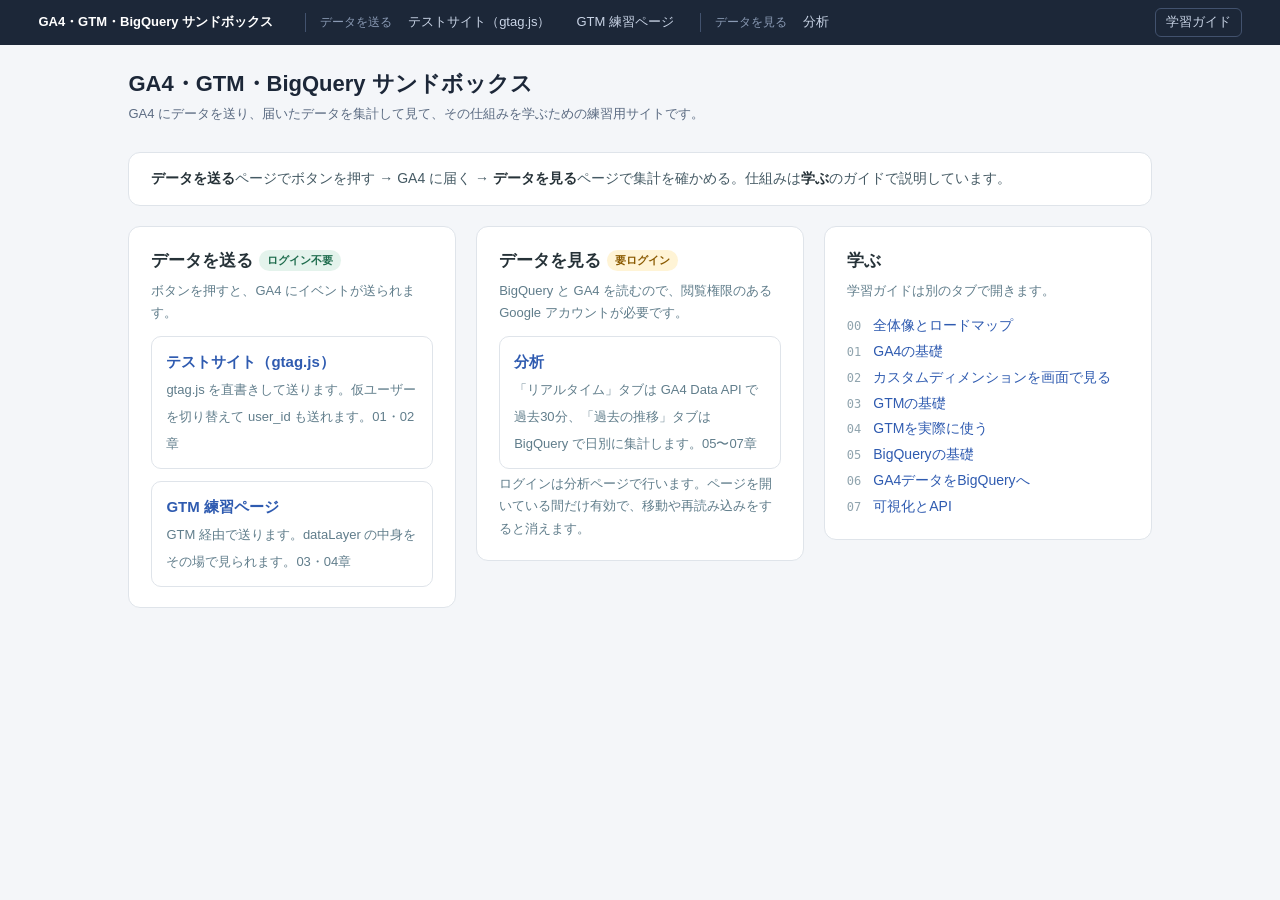
<file: index.html>
<!doctype html>
<html lang="ja">
  <head>
    <meta charset="UTF-8" />
    <meta name="viewport" content="width=device-width, initial-scale=1.0" />
    <title>トップ | GA4・GTM・BigQuery サンドボックス</title>
    <!-- このページには計測のスクリプトを入れていない（入口を開いただけでデータが記録されないように） -->
    <style>
      :root {
        --page-width: 1100px;
      }
      * {
        box-sizing: border-box;
        margin: 0;
        padding: 0;
      }
      body {
        background: #f4f6f9;
        color: #263238;
        line-height: 1.7;
      }
      .wrap {
        max-width: 1100px;
        margin: 28px auto 60px;
        padding: 0 max(16px, 3vw);
        display: flex;
        flex-direction: column;
        gap: 20px;
      }
      .lanes {
        display: grid;
        grid-template-columns: repeat(auto-fit, minmax(min(100%, 300px), 1fr));
        gap: 20px;
        align-items: start;
      }
      .lane {
        background: #fff;
        border: 1px solid #dfe4ea;
        border-radius: 12px;
        padding: 20px 22px;
        display: flex;
        flex-direction: column;
        gap: 12px;
      }
      .lane h2 {
        font-size: 17px;
      }
      .lane .sub {
        font-size: 13px;
        color: #607d8b;
        margin-top: -8px;
      }
      .tag {
        display: inline-block;
        font-size: 11px;
        font-weight: 700;
        padding: 1px 8px;
        border-radius: 999px;
        margin-left: 6px;
        vertical-align: 2px;
      }
      .tag.free {
        background: #e4f3ec;
        color: #1d6b4c;
      }
      .tag.login {
        background: #fff4d6;
        color: #8a5a00;
      }
      a.item {
        display: block;
        border: 1px solid #dfe4ea;
        border-radius: 10px;
        padding: 12px 14px;
        text-decoration: none;
        color: inherit;
      }
      a.item:hover {
        border-color: #2f5bb0;
      }
      a.item strong {
        display: block;
        color: #2f5bb0;
        font-size: 15px;
      }
      a.item span {
        font-size: 13px;
        color: #607d8b;
      }
      .chapters {
        list-style: none;
        display: flex;
        flex-direction: column;
        gap: 2px;
        font-size: 14px;
      }
      .chapters a {
        color: #2f5bb0;
        text-decoration: none;
      }
      .chapters a:hover {
        text-decoration: underline;
      }
      .chapters .no {
        display: inline-block;
        width: 2.2em;
        color: #90a4ae;
        font-family: "SFMono-Regular", Menlo, monospace;
        font-size: 12px;
      }
      .flow {
        background: #fff;
        border: 1px solid #dfe4ea;
        border-radius: 12px;
        padding: 14px 22px;
        font-size: 14px;
        color: #455a64;
      }
      .flow b {
        color: #263238;
      }
    </style>
    <link rel="stylesheet" href="./assets/site.css" />
  </head>
  <body>
    <div class="site-nav" role="navigation" aria-label="サイト内のページ">
      <a class="site-brand" href="./" aria-current="page">GA4・GTM・BigQuery サンドボックス</a>
      <span class="site-group">データを送る</span>
      <a href="./send-gtag.html">テストサイト（gtag.js）</a>
      <a href="./send-gtm.html">GTM 練習ページ</a>
      <span class="site-group">データを見る</span>
      <a href="./analytics.html">分析</a>
      <a class="site-guide" href="./docs/" target="_blank" rel="noopener">学習ガイド</a>
    </div>
    <header>
      <div>
        <h1>GA4・GTM・BigQuery サンドボックス</h1>
        <p>GA4 にデータを送り、届いたデータを集計して見て、その仕組みを学ぶための練習用サイトです。</p>
      </div>
    </header>

    <div class="wrap">
      <p class="flow">
        <b>データを送る</b>ページでボタンを押す → GA4 に届く → <b>データを見る</b>ページで集計を確かめる。仕組みは<b>学ぶ</b>のガイドで説明しています。
      </p>

      <div class="lanes">
        <!-- 送る -->
        <section class="lane">
          <h2>データを送る<span class="tag free">ログイン不要</span></h2>
          <p class="sub">ボタンを押すと、GA4 にイベントが送られます。</p>
          <a class="item" href="./send-gtag.html">
            <strong>テストサイト（gtag.js）</strong>
            <span>gtag.js を直書きして送ります。仮ユーザーを切り替えて user_id も送れます。01・02章</span>
          </a>
          <a class="item" href="./send-gtm.html">
            <strong>GTM 練習ページ</strong>
            <span>GTM 経由で送ります。dataLayer の中身をその場で見られます。03・04章</span>
          </a>
        </section>

        <!-- 見る -->
        <section class="lane">
          <h2>データを見る<span class="tag login">要ログイン</span></h2>
          <p class="sub">BigQuery と GA4 を読むので、閲覧権限のある Google アカウントが必要です。</p>
          <a class="item" href="./analytics.html">
            <strong>分析</strong>
            <span>「リアルタイム」タブは GA4 Data API で過去30分、「過去の推移」タブは BigQuery で日別に集計します。05〜07章</span>
          </a>
          <p class="sub">ログインは分析ページで行います。ページを開いている間だけ有効で、移動や再読み込みをすると消えます。</p>
        </section>

        <!-- 学ぶ -->
        <section class="lane">
          <h2>学ぶ</h2>
          <p class="sub">学習ガイドは別のタブで開きます。</p>
          <ul class="chapters">
            <li><a href="./docs/" target="_blank" rel="noopener"><span class="no">00</span>全体像とロードマップ</a></li>
            <li><a href="./docs/ga4-basics.html" target="_blank" rel="noopener"><span class="no">01</span>GA4の基礎</a></li>
            <li><a href="./docs/ga4-custom-dimensions.html" target="_blank" rel="noopener"><span class="no">02</span>カスタムディメンションを画面で見る</a></li>
            <li><a href="./docs/gtm-basics.html" target="_blank" rel="noopener"><span class="no">03</span>GTMの基礎</a></li>
            <li><a href="./docs/gtm-tutorial.html" target="_blank" rel="noopener"><span class="no">04</span>GTMを実際に使う</a></li>
            <li><a href="./docs/bigquery-basics.html" target="_blank" rel="noopener"><span class="no">05</span>BigQueryの基礎</a></li>
            <li><a href="./docs/bigquery-export.html" target="_blank" rel="noopener"><span class="no">06</span>GA4データをBigQueryへ</a></li>
            <li><a href="./docs/visualize.html" target="_blank" rel="noopener"><span class="no">07</span>可視化とAPI</a></li>
          </ul>
        </section>
      </div>
    </div>

  </body>
</html>
</file>
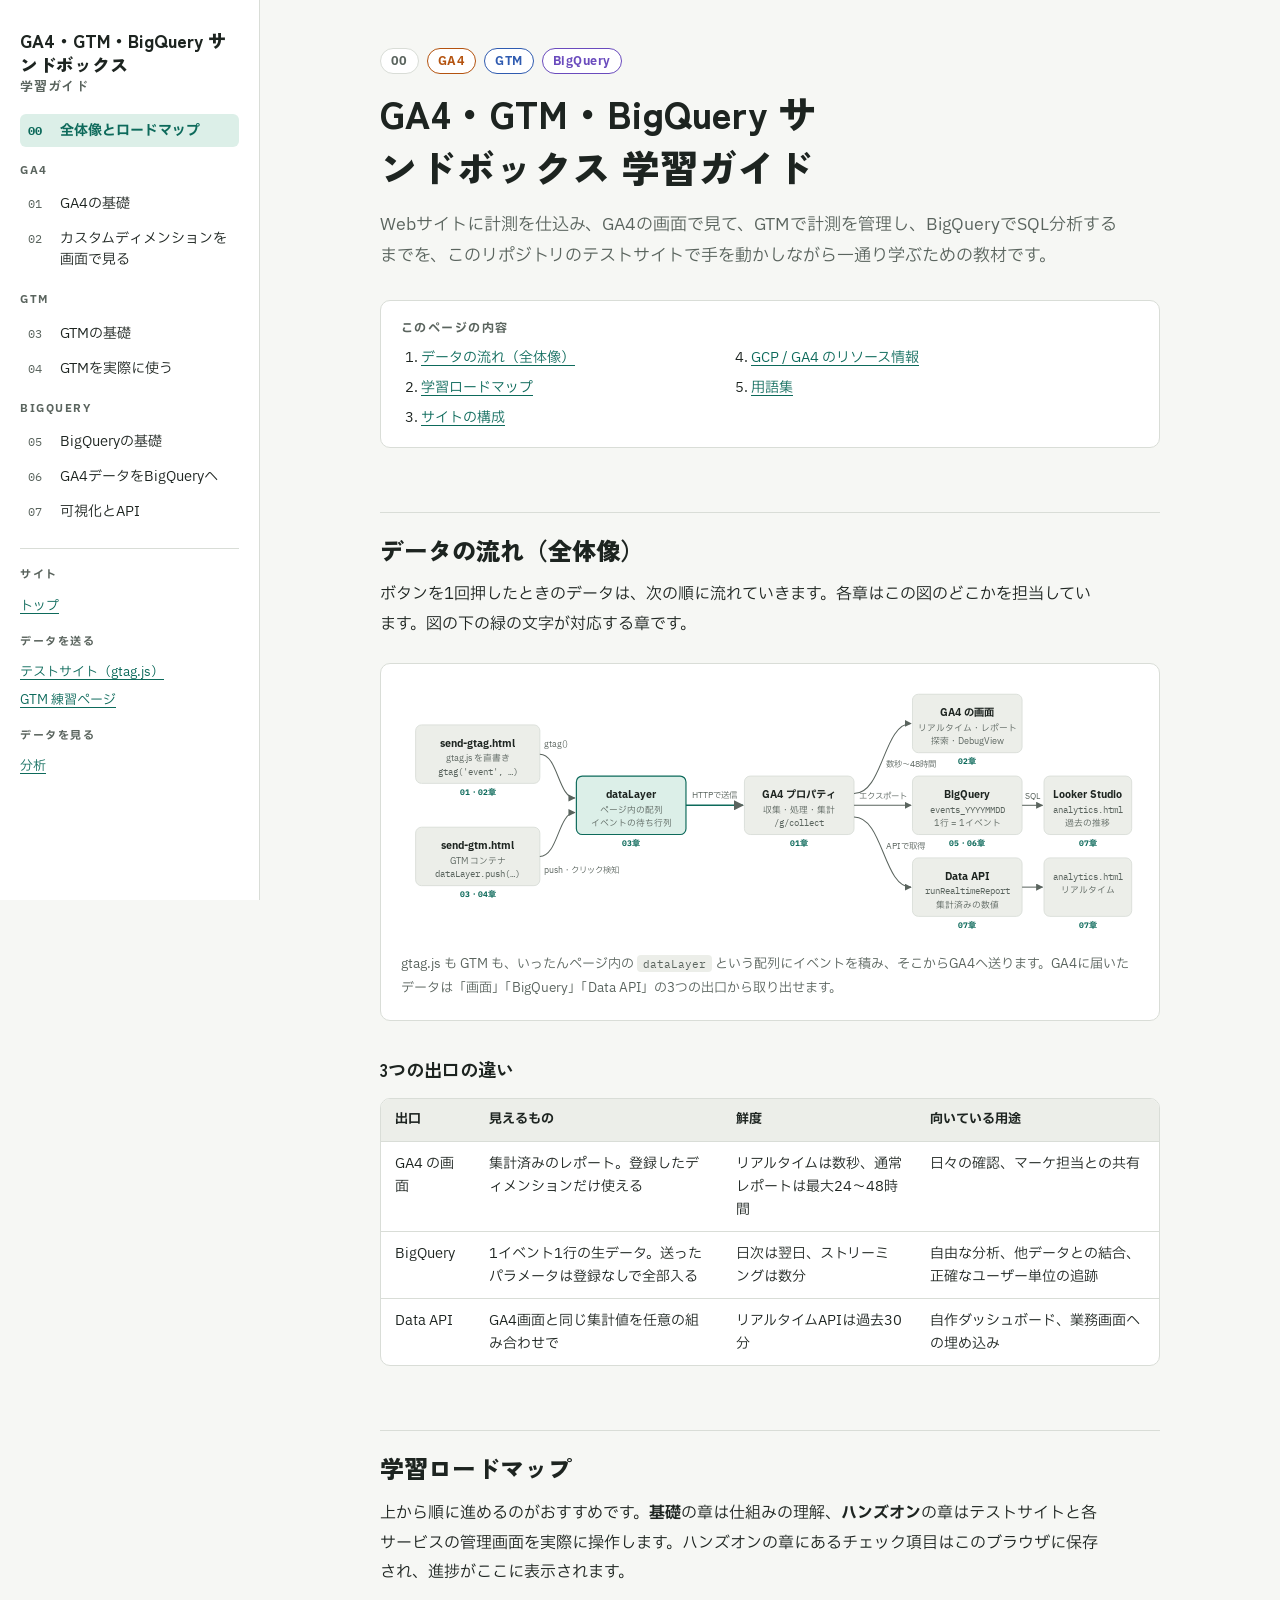
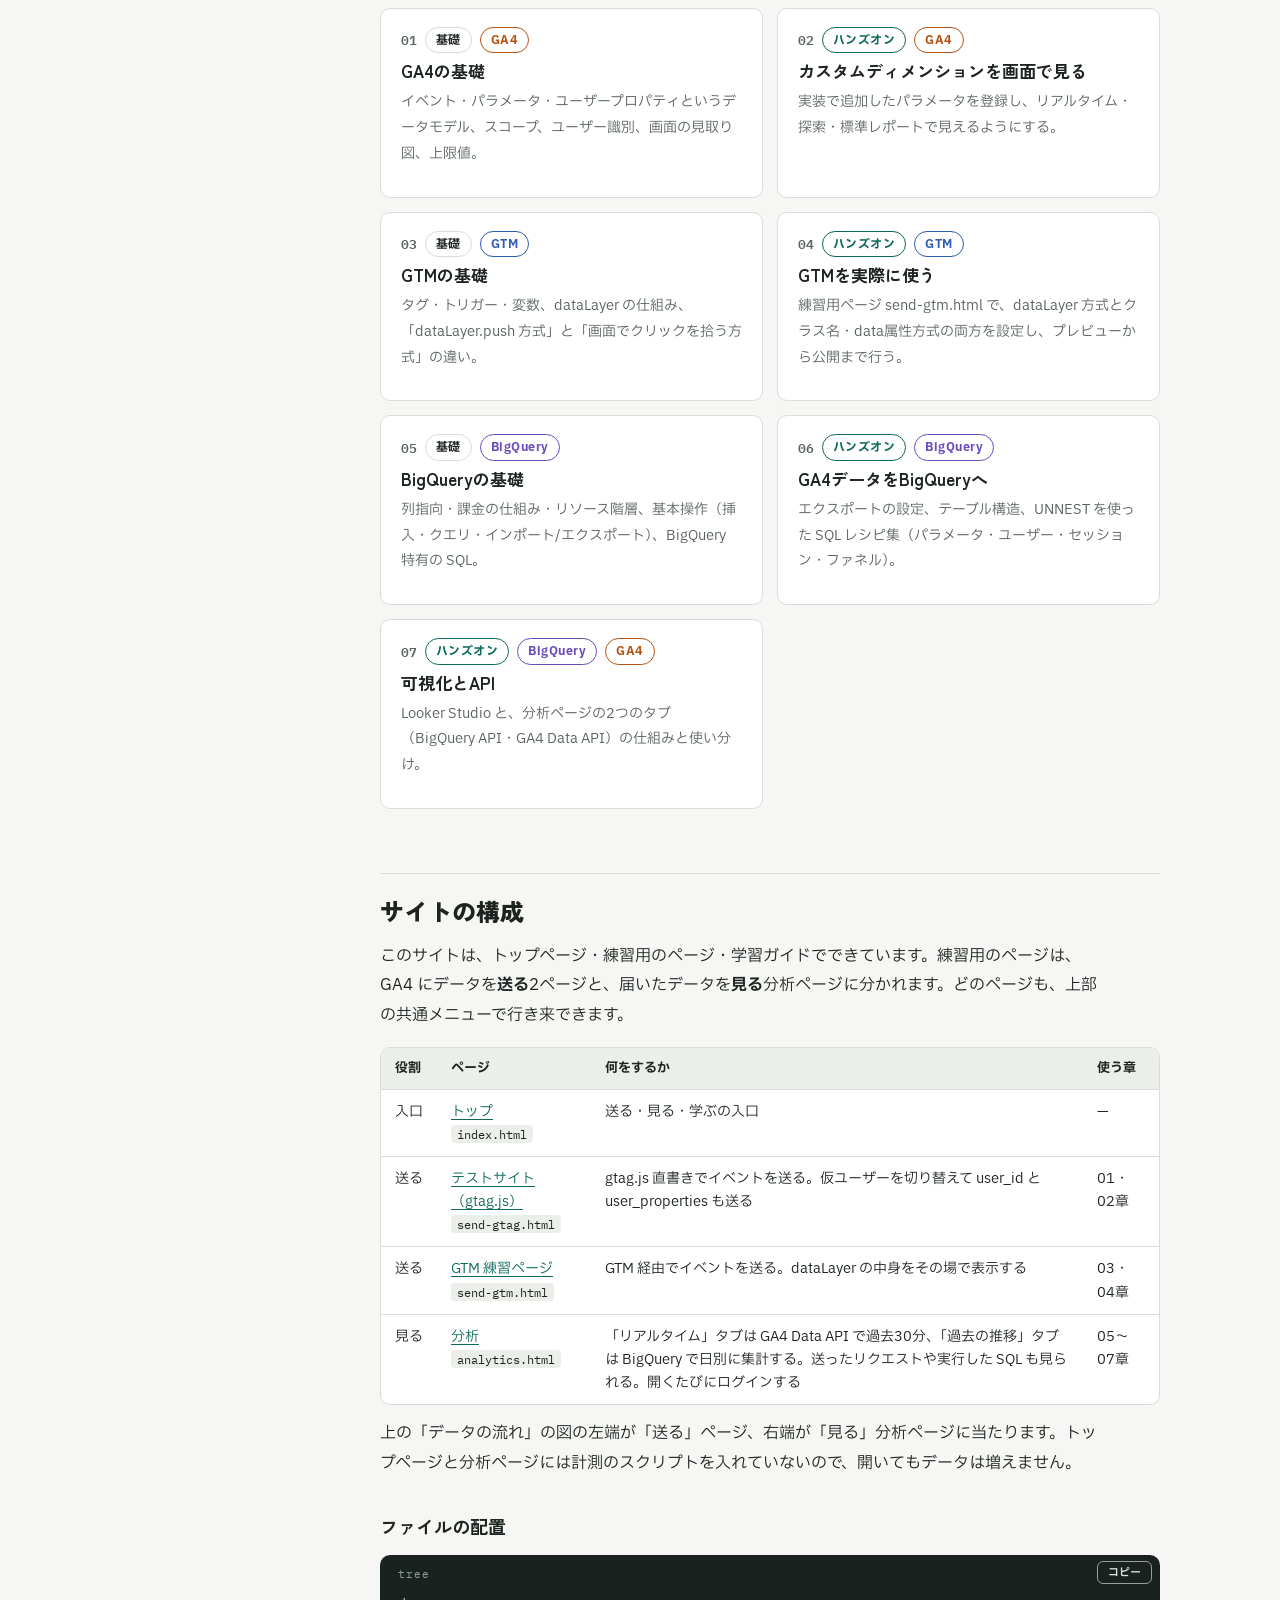
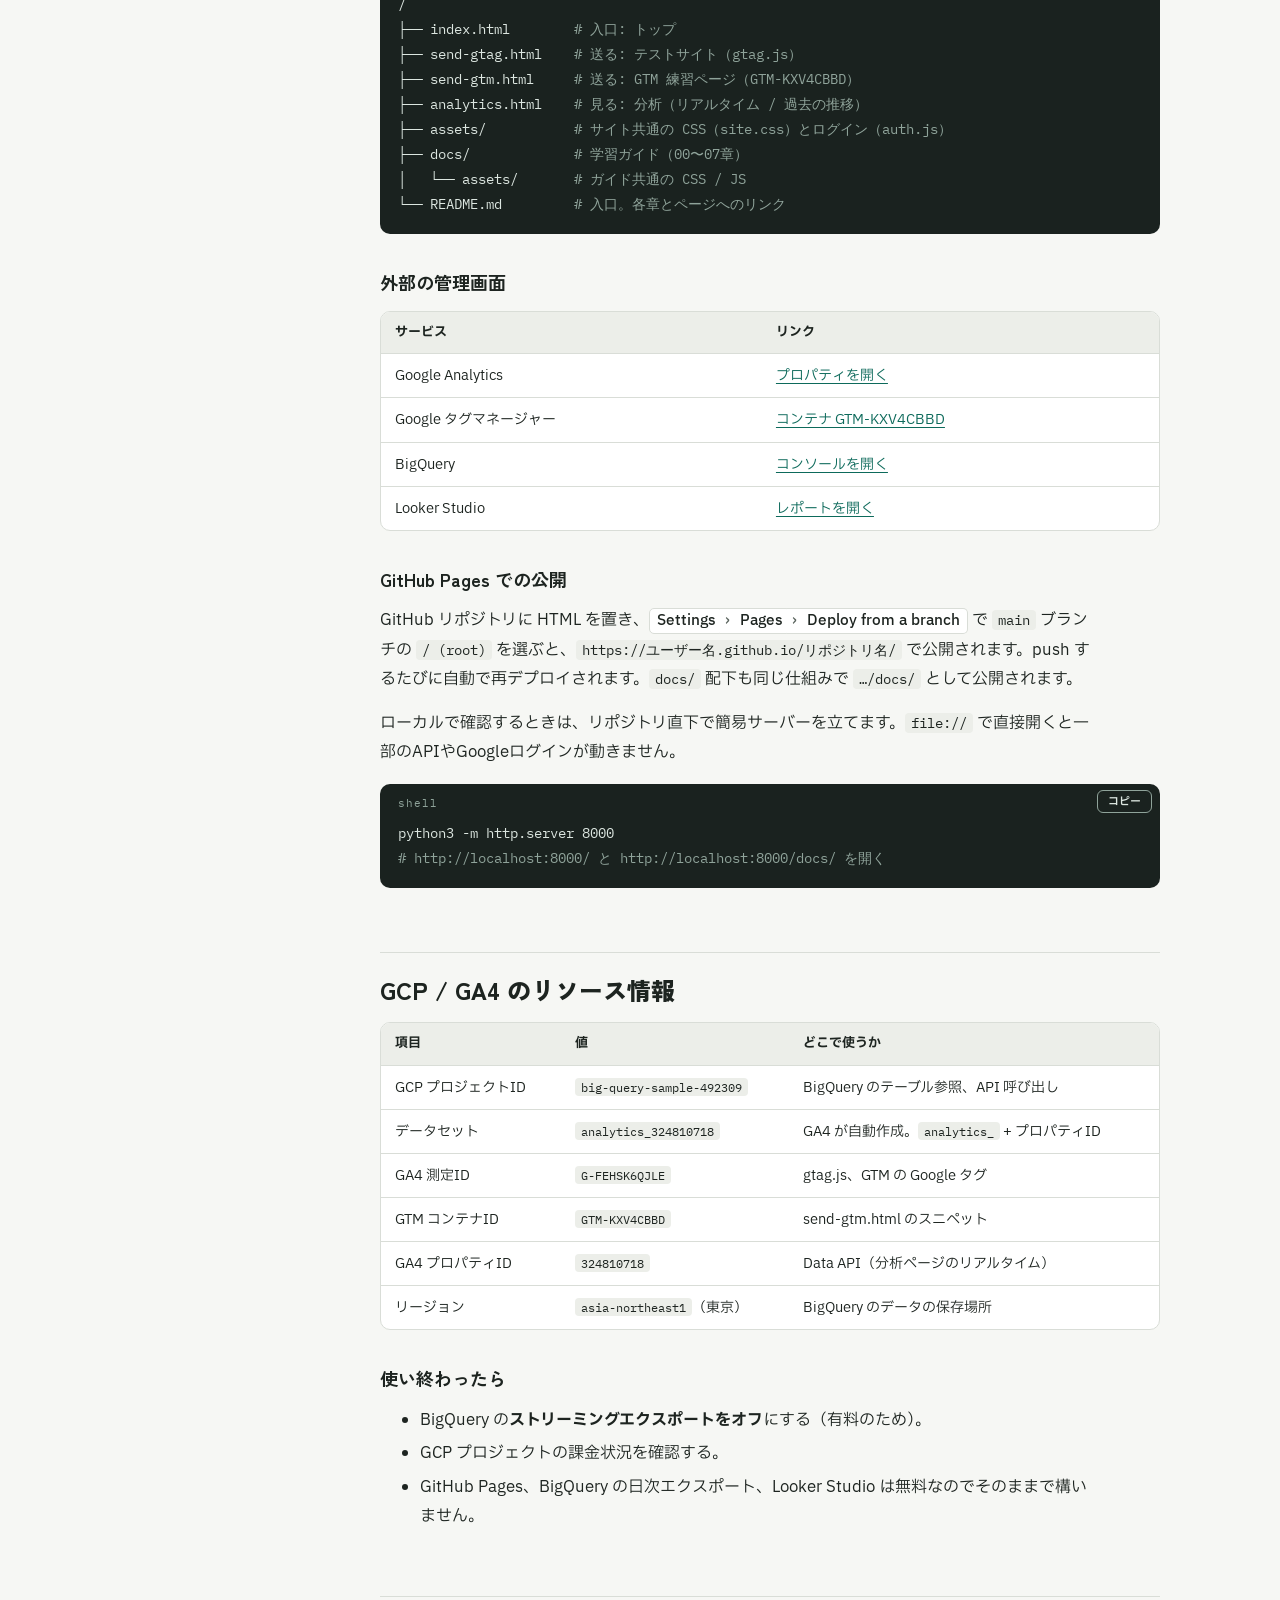
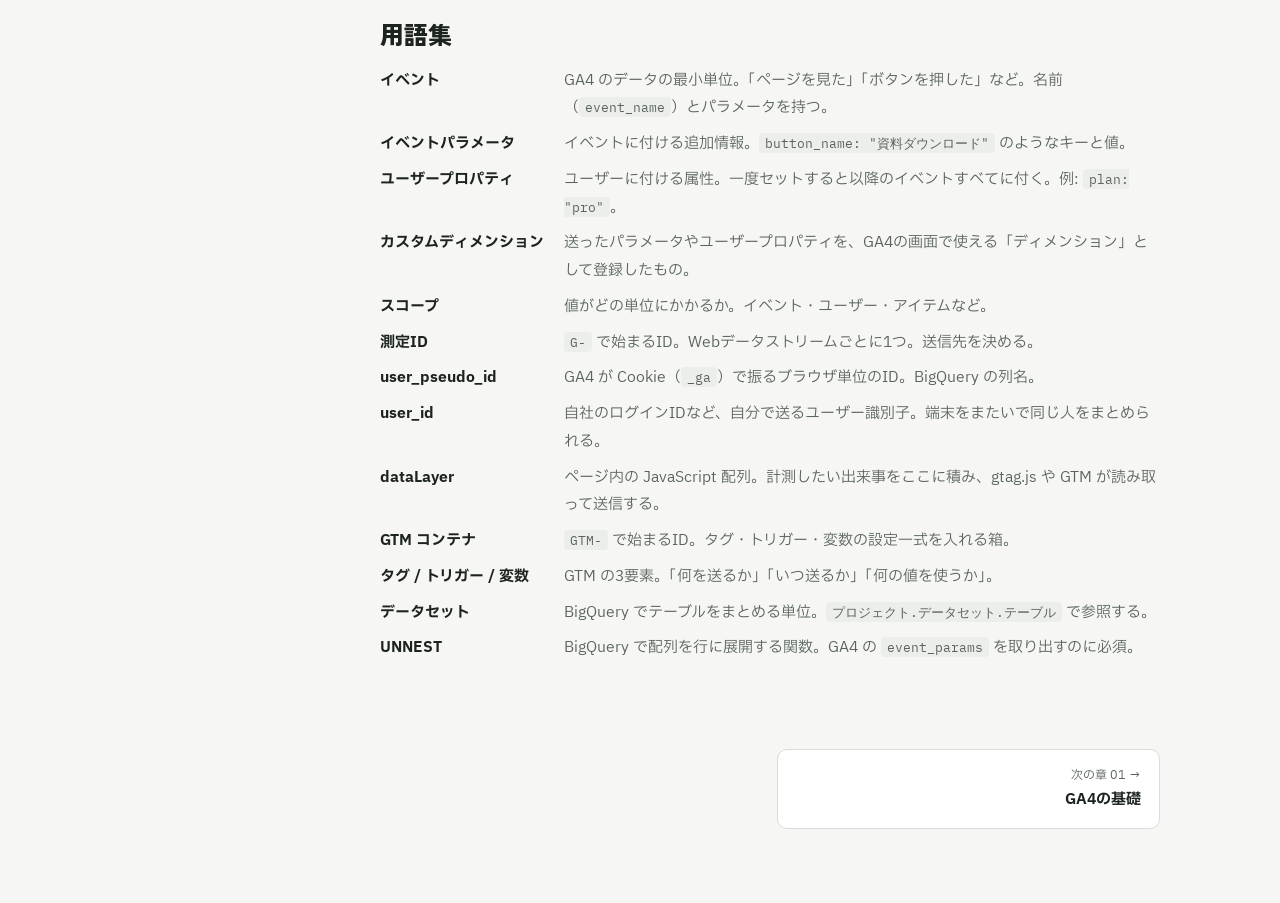
<file: docs/index.html>
<!doctype html>
<html lang="ja">
<head>
<meta charset="UTF-8" />
<meta name="viewport" content="width=device-width, initial-scale=1.0, viewport-fit=cover" />
<title>GA4・GTM・BigQuery サンドボックス 学習ガイド</title>
<meta name="claude:viewport-fit-sides" content="cover" />
<link rel="preconnect" href="https://fonts.googleapis.com" />
<link rel="preconnect" href="https://fonts.gstatic.com" crossorigin />
<link rel="stylesheet" href="https://fonts.googleapis.com/css2?family=IBM+Plex+Mono:wght@400;500&family=IBM+Plex+Sans+JP:wght@400;500;700&family=Zen+Kaku+Gothic+New:wght@700;900&display=swap" />
<link rel="stylesheet" href="assets/guide.css" />
</head>
<body>
<div class="shell" data-page-id="index">
<aside class="side">
<a class="brand" href="index.html">GA4・GTM・BigQuery サンドボックス<small>学習ガイド</small></a>
<nav class="chapters" aria-label="章">
<a data-page="index" href="index.html"><span class="no">00</span><span>全体像とロードマップ</span></a>
<p class="group">GA4</p>
<a data-page="ga4-basics" href="ga4-basics.html"><span class="no">01</span><span>GA4の基礎</span></a>
<a data-page="ga4-custom-dimensions" href="ga4-custom-dimensions.html"><span class="no">02</span><span>カスタムディメンションを画面で見る</span></a>
<p class="group">GTM</p>
<a data-page="gtm-basics" href="gtm-basics.html"><span class="no">03</span><span>GTMの基礎</span></a>
<a data-page="gtm-tutorial" href="gtm-tutorial.html"><span class="no">04</span><span>GTMを実際に使う</span></a>
<p class="group">BigQuery</p>
<a data-page="bigquery-basics" href="bigquery-basics.html"><span class="no">05</span><span>BigQueryの基礎</span></a>
<a data-page="bigquery-export" href="bigquery-export.html"><span class="no">06</span><span>GA4データをBigQueryへ</span></a>
<a data-page="visualize" href="visualize.html"><span class="no">07</span><span>可視化とAPI</span></a>
</nav>
<div class="side-links"><p>サイト</p><a href="https://syamozipc.github.io/GA4_GTM_BigQuery_sandbox/">トップ</a><p>データを送る</p><a href="https://syamozipc.github.io/GA4_GTM_BigQuery_sandbox/send-gtag.html">テストサイト（gtag.js）</a><a href="https://syamozipc.github.io/GA4_GTM_BigQuery_sandbox/send-gtm.html">GTM 練習ページ</a><p>データを見る</p><a href="https://syamozipc.github.io/GA4_GTM_BigQuery_sandbox/analytics.html">分析</a></div>
</aside>
<main>
<div class="content">
<div class="kicker"><span class="chip">00</span><span class="chip t-ga4">GA4</span><span class="chip t-gtm">GTM</span><span class="chip t-bq">BigQuery</span></div>
<h1>GA4・GTM・BigQuery サンドボックス 学習ガイド</h1>
<p class="lead">Webサイトに計測を仕込み、GA4の画面で見て、GTMで計測を管理し、BigQueryでSQL分析するまでを、このリポジトリのテストサイトで手を動かしながら一通り学ぶための教材です。</p>

<div class="toc"><p>このページの内容</p><ol>
<li><a href="#flow">データの流れ（全体像）</a></li>
<li><a href="#roadmap">学習ロードマップ</a></li>
<li><a href="#repo">サイトの構成</a></li>
<li><a href="#resources">GCP / GA4 のリソース情報</a></li>
<li><a href="#glossary">用語集</a></li>
</ol></div>

<h2 id="flow">データの流れ（全体像）</h2>
<p>ボタンを1回押したときのデータは、次の順に流れていきます。各章はこの図のどこかを担当しています。図の下の緑の文字が対応する章です。</p>

<figure class="diagram">
<svg viewBox="0 0 1010 350" role="img" aria-label="ページ上のコードが dataLayer を経由して GA4 に送られ、GA4 から画面・BigQuery・Data API の3方向に分かれる流れ図">
<defs>
<marker id="ah" viewBox="0 0 10 10" refX="9" refY="5" markerWidth="7" markerHeight="7" orient="auto-start-reverse"><path d="M0 0 L10 5 L0 10 z" class="head"/></marker>
</defs>
<rect class="box" x="20" y="56" width="170" height="80" rx="8"/>
<text class="t" x="105" y="86" text-anchor="middle">send-gtag.html</text>
<text class="s" x="105" y="106" text-anchor="middle">gtag.js を直書き</text>
<text class="sm" x="105" y="124" text-anchor="middle">gtag('event', …)</text>
<rect class="box" x="20" y="196" width="170" height="80" rx="8"/>
<text class="t" x="105" y="226" text-anchor="middle">send-gtm.html</text>
<text class="s" x="105" y="246" text-anchor="middle">GTM コンテナ</text>
<text class="sm" x="105" y="264" text-anchor="middle">dataLayer.push(…)</text>

<rect class="box-strong" x="240" y="126" width="150" height="80" rx="8"/>
<text class="t" x="315" y="156" text-anchor="middle">dataLayer</text>
<text class="s" x="315" y="176" text-anchor="middle">ページ内の配列</text>
<text class="s" x="315" y="194" text-anchor="middle">イベントの待ち行列</text>

<rect class="box" x="470" y="126" width="150" height="80" rx="8"/>
<text class="t" x="545" y="156" text-anchor="middle">GA4 プロパティ</text>
<text class="s" x="545" y="176" text-anchor="middle">収集・処理・集計</text>
<text class="sm" x="545" y="194" text-anchor="middle">/g/collect</text>

<rect class="box" x="700" y="14" width="150" height="80" rx="8"/>
<text class="t" x="775" y="44" text-anchor="middle">GA4 の画面</text>
<text class="s" x="775" y="64" text-anchor="middle">リアルタイム・レポート</text>
<text class="s" x="775" y="82" text-anchor="middle">探索・DebugView</text>
<rect class="box" x="700" y="126" width="150" height="80" rx="8"/>
<text class="t" x="775" y="156" text-anchor="middle">BigQuery</text>
<text class="sm" x="775" y="176" text-anchor="middle">events_YYYYMMDD</text>
<text class="s" x="775" y="194" text-anchor="middle">1行 = 1イベント</text>
<rect class="box" x="700" y="238" width="150" height="80" rx="8"/>
<text class="t" x="775" y="268" text-anchor="middle">Data API</text>
<text class="sm" x="775" y="288" text-anchor="middle">runRealtimeReport</text>
<text class="s" x="775" y="306" text-anchor="middle">集計済みの数値</text>

<rect class="box" x="880" y="126" width="120" height="80" rx="8"/>
<text class="t" x="940" y="156" text-anchor="middle">Looker Studio</text>
<text class="sm" x="940" y="176" text-anchor="middle">analytics.html</text>
<text class="s" x="940" y="194" text-anchor="middle">過去の推移</text>
<rect class="box" x="880" y="238" width="120" height="80" rx="8"/>
<text class="sm" x="940" y="268" text-anchor="middle">analytics.html</text>
<text class="s" x="940" y="286" text-anchor="middle">リアルタイム</text>

<path class="edge" d="M190 96 C215 96 215 156 238 156" marker-end="url(#ah)"/>
<text class="el" x="196" y="86">gtag()</text>
<path class="edge" d="M190 236 C215 236 215 176 238 176" marker-end="url(#ah)"/>
<text class="el" x="196" y="258">push・クリック検知</text>
<path class="edge-strong" d="M390 166 L468 166" marker-end="url(#ah)"/>
<text class="el" x="429" y="156" text-anchor="middle">HTTPで送信</text>
<path class="edge" d="M620 150 C660 150 660 54 698 54" marker-end="url(#ah)"/>
<text class="el" x="664" y="114">数秒〜48時間</text>
<path class="edge" d="M620 166 L698 166" marker-end="url(#ah)"/>
<text class="el" x="659" y="158" text-anchor="middle">エクスポート</text>
<path class="edge" d="M620 182 C660 182 660 278 698 278" marker-end="url(#ah)"/>
<text class="el" x="664" y="226">APIで取得</text>
<path class="edge" d="M850 166 L878 166" marker-end="url(#ah)"/>
<text class="el" x="864" y="158" text-anchor="middle">SQL</text>
<path class="edge" d="M850 278 L878 278" marker-end="url(#ah)"/>

<text class="tag" x="105" y="152" text-anchor="middle">01・02章</text>
<text class="tag" x="105" y="292" text-anchor="middle">03・04章</text>
<text class="tag" x="315" y="222" text-anchor="middle">03章</text>
<text class="tag" x="545" y="222" text-anchor="middle">01章</text>
<text class="tag" x="775" y="110" text-anchor="middle">02章</text>
<text class="tag" x="775" y="222" text-anchor="middle">05・06章</text>
<text class="tag" x="775" y="334" text-anchor="middle">07章</text>
<text class="tag" x="940" y="222" text-anchor="middle">07章</text>
<text class="tag" x="940" y="334" text-anchor="middle">07章</text>
</svg>
<figcaption>gtag.js も GTM も、いったんページ内の <code>dataLayer</code> という配列にイベントを積み、そこからGA4へ送ります。GA4に届いたデータは「画面」「BigQuery」「Data API」の3つの出口から取り出せます。</figcaption>
</figure>

<h3>3つの出口の違い</h3>
<div class="table-wrap"><table>
<thead><tr><th>出口</th><th>見えるもの</th><th>鮮度</th><th>向いている用途</th></tr></thead>
<tbody>
<tr><td>GA4 の画面</td><td>集計済みのレポート。登録したディメンションだけ使える</td><td>リアルタイムは数秒、通常レポートは最大24〜48時間</td><td>日々の確認、マーケ担当との共有</td></tr>
<tr><td>BigQuery</td><td>1イベント1行の生データ。送ったパラメータは登録なしで全部入る</td><td>日次は翌日、ストリーミングは数分</td><td>自由な分析、他データとの結合、正確なユーザー単位の追跡</td></tr>
<tr><td>Data API</td><td>GA4画面と同じ集計値を任意の組み合わせで</td><td>リアルタイムAPIは過去30分</td><td>自作ダッシュボード、業務画面への埋め込み</td></tr>
</tbody></table></div>

<h2 id="roadmap">学習ロードマップ</h2>
<p>上から順に進めるのがおすすめです。<strong>基礎</strong>の章は仕組みの理解、<strong>ハンズオン</strong>の章はテストサイトと各サービスの管理画面を実際に操作します。ハンズオンの章にあるチェック項目はこのブラウザに保存され、進捗がここに表示されます。</p>

<div class="cards">
<a class="card" href="ga4-basics.html"><div class="top"><span class="no">01</span><span class="chip kind-basic">基礎</span><span class="chip t-ga4">GA4</span></div><h3>GA4の基礎</h3><p>イベント・パラメータ・ユーザープロパティというデータモデル、スコープ、ユーザー識別、画面の見取り図、上限値。</p><span class="prog" data-progress="ga4-basics"></span></a>
<a class="card" href="ga4-custom-dimensions.html"><div class="top"><span class="no">02</span><span class="chip kind-hands">ハンズオン</span><span class="chip t-ga4">GA4</span></div><h3>カスタムディメンションを画面で見る</h3><p>実装で追加したパラメータを登録し、リアルタイム・探索・標準レポートで見えるようにする。</p><span class="prog" data-progress="ga4-custom-dimensions"></span></a>
<a class="card" href="gtm-basics.html"><div class="top"><span class="no">03</span><span class="chip kind-basic">基礎</span><span class="chip t-gtm">GTM</span></div><h3>GTMの基礎</h3><p>タグ・トリガー・変数、dataLayer の仕組み、「dataLayer.push 方式」と「画面でクリックを拾う方式」の違い。</p><span class="prog" data-progress="gtm-basics"></span></a>
<a class="card" href="gtm-tutorial.html"><div class="top"><span class="no">04</span><span class="chip kind-hands">ハンズオン</span><span class="chip t-gtm">GTM</span></div><h3>GTMを実際に使う</h3><p>練習用ページ send-gtm.html で、dataLayer 方式とクラス名・data属性方式の両方を設定し、プレビューから公開まで行う。</p><span class="prog" data-progress="gtm-tutorial"></span></a>
<a class="card" href="bigquery-basics.html"><div class="top"><span class="no">05</span><span class="chip kind-basic">基礎</span><span class="chip t-bq">BigQuery</span></div><h3>BigQueryの基礎</h3><p>列指向・課金の仕組み・リソース階層、基本操作（挿入・クエリ・インポート/エクスポート）、BigQuery 特有の SQL。</p><span class="prog" data-progress="bigquery-basics"></span></a>
<a class="card" href="bigquery-export.html"><div class="top"><span class="no">06</span><span class="chip kind-hands">ハンズオン</span><span class="chip t-bq">BigQuery</span></div><h3>GA4データをBigQueryへ</h3><p>エクスポートの設定、テーブル構造、UNNEST を使った SQL レシピ集（パラメータ・ユーザー・セッション・ファネル）。</p><span class="prog" data-progress="bigquery-export"></span></a>
<a class="card" href="visualize.html"><div class="top"><span class="no">07</span><span class="chip kind-hands">ハンズオン</span><span class="chip t-bq">BigQuery</span><span class="chip t-ga4">GA4</span></div><h3>可視化とAPI</h3><p>Looker Studio と、分析ページの2つのタブ（BigQuery API・GA4 Data API）の仕組みと使い分け。</p><span class="prog" data-progress="visualize"></span></a>
</div>

<h2 id="repo">サイトの構成</h2>
<p>このサイトは、トップページ・練習用のページ・学習ガイドでできています。練習用のページは、GA4 にデータを<strong>送る</strong>2ページと、届いたデータを<strong>見る</strong>分析ページに分かれます。どのページも、上部の共通メニューで行き来できます。</p>
<div class="table-wrap"><table>
<thead><tr><th>役割</th><th>ページ</th><th>何をするか</th><th>使う章</th></tr></thead>
<tbody>
<tr><td class="num" style="text-align:left">入口</td><td><a href="https://syamozipc.github.io/GA4_GTM_BigQuery_sandbox/">トップ</a><br><code>index.html</code></td><td>送る・見る・学ぶの入口</td><td>—</td></tr>
<tr><td class="num" style="text-align:left">送る</td><td><a href="https://syamozipc.github.io/GA4_GTM_BigQuery_sandbox/send-gtag.html">テストサイト（gtag.js）</a><br><code>send-gtag.html</code></td><td>gtag.js 直書きでイベントを送る。仮ユーザーを切り替えて user_id と user_properties も送る</td><td>01・02章</td></tr>
<tr><td class="num" style="text-align:left">送る</td><td><a href="https://syamozipc.github.io/GA4_GTM_BigQuery_sandbox/send-gtm.html">GTM 練習ページ</a><br><code>send-gtm.html</code></td><td>GTM 経由でイベントを送る。dataLayer の中身をその場で表示する</td><td>03・04章</td></tr>
<tr><td class="num" style="text-align:left">見る</td><td><a href="https://syamozipc.github.io/GA4_GTM_BigQuery_sandbox/analytics.html">分析</a><br><code>analytics.html</code></td><td>「リアルタイム」タブは GA4 Data API で過去30分、「過去の推移」タブは BigQuery で日別に集計する。送ったリクエストや実行した SQL も見られる。開くたびにログインする</td><td>05〜07章</td></tr>
</tbody></table></div>
<p>上の「データの流れ」の図の左端が「送る」ページ、右端が「見る」分析ページに当たります。トップページと分析ページには計測のスクリプトを入れていないので、開いてもデータは増えません。</p>

<h3>ファイルの配置</h3>
<pre data-lang="tree"><code>/
├── index.html        <span class="c"># 入口: トップ</span>
├── send-gtag.html    <span class="c"># 送る: テストサイト（gtag.js）</span>
├── send-gtm.html     <span class="c"># 送る: GTM 練習ページ（GTM-KXV4CBBD）</span>
├── analytics.html    <span class="c"># 見る: 分析（リアルタイム / 過去の推移）</span>
├── assets/           <span class="c"># サイト共通の CSS（site.css）とログイン（auth.js）</span>
├── docs/             <span class="c"># 学習ガイド（00〜07章）</span>
│   └── assets/       <span class="c"># ガイド共通の CSS / JS</span>
└── README.md         <span class="c"># 入口。各章とページへのリンク</span></code></pre>

<h3>外部の管理画面</h3>
<div class="table-wrap"><table>
<thead><tr><th>サービス</th><th>リンク</th></tr></thead>
<tbody>
<tr><td>Google Analytics</td><td><a href="https://analytics.google.com/analytics/web/#/a235761773p324810718/reports/intelligenthome">プロパティを開く</a></td></tr>
<tr><td>Google タグマネージャー</td><td><a href="https://tagmanager.google.com/">コンテナ GTM-KXV4CBBD</a></td></tr>
<tr><td>BigQuery</td><td><a href="https://console.cloud.google.com/bigquery?project=big-query-sample-492309">コンソールを開く</a></td></tr>
<tr><td>Looker Studio</td><td><a href="https://lookerstudio.google.com/reporting/3da2a9b6-1aa5-4c50-b2c1-fafaf4a64cdc/page/zB4BG">レポートを開く</a></td></tr>
</tbody></table></div>

<h3>GitHub Pages での公開</h3>
<p>GitHub リポジトリに HTML を置き、<span class="ui-path"><span>Settings</span><span>Pages</span><span>Deploy from a branch</span></span> で <code>main</code> ブランチの <code>/ (root)</code> を選ぶと、<code>https://ユーザー名.github.io/リポジトリ名/</code> で公開されます。push するたびに自動で再デプロイされます。<code>docs/</code> 配下も同じ仕組みで <code>…/docs/</code> として公開されます。</p>
<p>ローカルで確認するときは、リポジトリ直下で簡易サーバーを立てます。<code>file://</code> で直接開くと一部のAPIやGoogleログインが動きません。</p>
<pre data-lang="shell"><code>python3 -m http.server 8000
<span class="c"># http://localhost:8000/ と http://localhost:8000/docs/ を開く</span></code></pre>

<h2 id="resources">GCP / GA4 のリソース情報</h2>
<div class="table-wrap"><table>
<thead><tr><th>項目</th><th>値</th><th>どこで使うか</th></tr></thead>
<tbody>
<tr><td>GCP プロジェクトID</td><td><code>big-query-sample-492309</code></td><td>BigQuery のテーブル参照、API 呼び出し</td></tr>
<tr><td>データセット</td><td><code>analytics_324810718</code></td><td>GA4 が自動作成。<code>analytics_</code> + プロパティID</td></tr>
<tr><td>GA4 測定ID</td><td><code>G-FEHSK6QJLE</code></td><td>gtag.js、GTM の Google タグ</td></tr>
<tr><td>GTM コンテナID</td><td><code>GTM-KXV4CBBD</code></td><td>send-gtm.html のスニペット</td></tr>
<tr><td>GA4 プロパティID</td><td><code>324810718</code></td><td>Data API（分析ページのリアルタイム）</td></tr>
<tr><td>リージョン</td><td><code>asia-northeast1</code>（東京）</td><td>BigQuery のデータの保存場所</td></tr>
</tbody></table></div>

<h3>使い終わったら</h3>
<ul>
<li>BigQuery の<strong>ストリーミングエクスポートをオフ</strong>にする（有料のため）。</li>
<li>GCP プロジェクトの課金状況を確認する。</li>
<li>GitHub Pages、BigQuery の日次エクスポート、Looker Studio は無料なのでそのままで構いません。</li>
</ul>

<h2 id="glossary">用語集</h2>
<dl class="glossary">
<dt>イベント</dt><dd>GA4 のデータの最小単位。「ページを見た」「ボタンを押した」など。名前（<code>event_name</code>）とパラメータを持つ。</dd>
<dt>イベントパラメータ</dt><dd>イベントに付ける追加情報。<code>button_name: "資料ダウンロード"</code> のようなキーと値。</dd>
<dt>ユーザープロパティ</dt><dd>ユーザーに付ける属性。一度セットすると以降のイベントすべてに付く。例: <code>plan: "pro"</code>。</dd>
<dt>カスタムディメンション</dt><dd>送ったパラメータやユーザープロパティを、GA4の画面で使える「ディメンション」として登録したもの。</dd>
<dt>スコープ</dt><dd>値がどの単位にかかるか。イベント・ユーザー・アイテムなど。</dd>
<dt>測定ID</dt><dd><code>G-</code> で始まるID。Webデータストリームごとに1つ。送信先を決める。</dd>
<dt>user_pseudo_id</dt><dd>GA4 が Cookie（<code>_ga</code>）で振るブラウザ単位のID。BigQuery の列名。</dd>
<dt>user_id</dt><dd>自社のログインIDなど、自分で送るユーザー識別子。端末をまたいで同じ人をまとめられる。</dd>
<dt>dataLayer</dt><dd>ページ内の JavaScript 配列。計測したい出来事をここに積み、gtag.js や GTM が読み取って送信する。</dd>
<dt>GTM コンテナ</dt><dd><code>GTM-</code> で始まるID。タグ・トリガー・変数の設定一式を入れる箱。</dd>
<dt>タグ / トリガー / 変数</dt><dd>GTM の3要素。「何を送るか」「いつ送るか」「何の値を使うか」。</dd>
<dt>データセット</dt><dd>BigQuery でテーブルをまとめる単位。<code>プロジェクト.データセット.テーブル</code> で参照する。</dd>
<dt>UNNEST</dt><dd>BigQuery で配列を行に展開する関数。GA4 の <code>event_params</code> を取り出すのに必須。</dd>
</dl>
<nav class="pager" aria-label="前後の章">
<a class="next" href="ga4-basics.html"><small>次の章 01 →</small>GA4の基礎</a>
</nav>
</div>
</main>
</div>
<script src="assets/guide.js"></script>
</body>
</html>
</file>
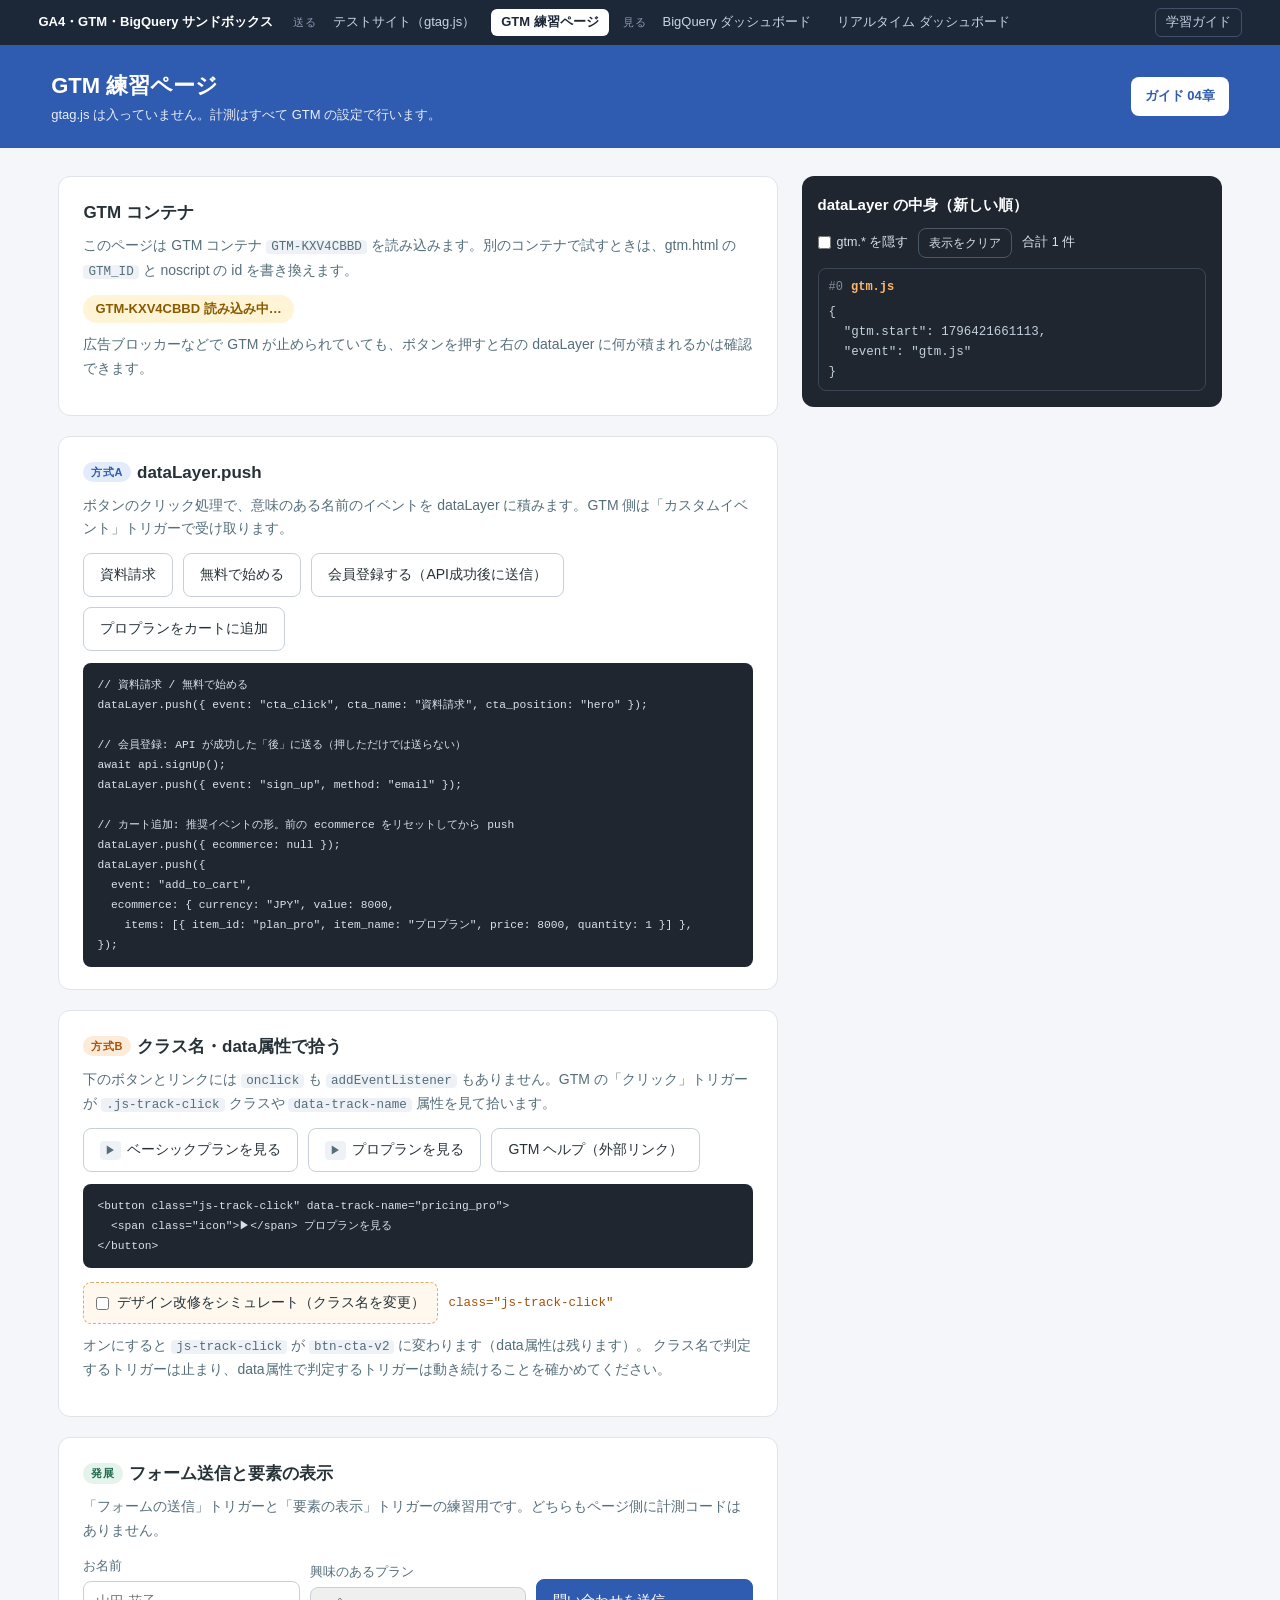
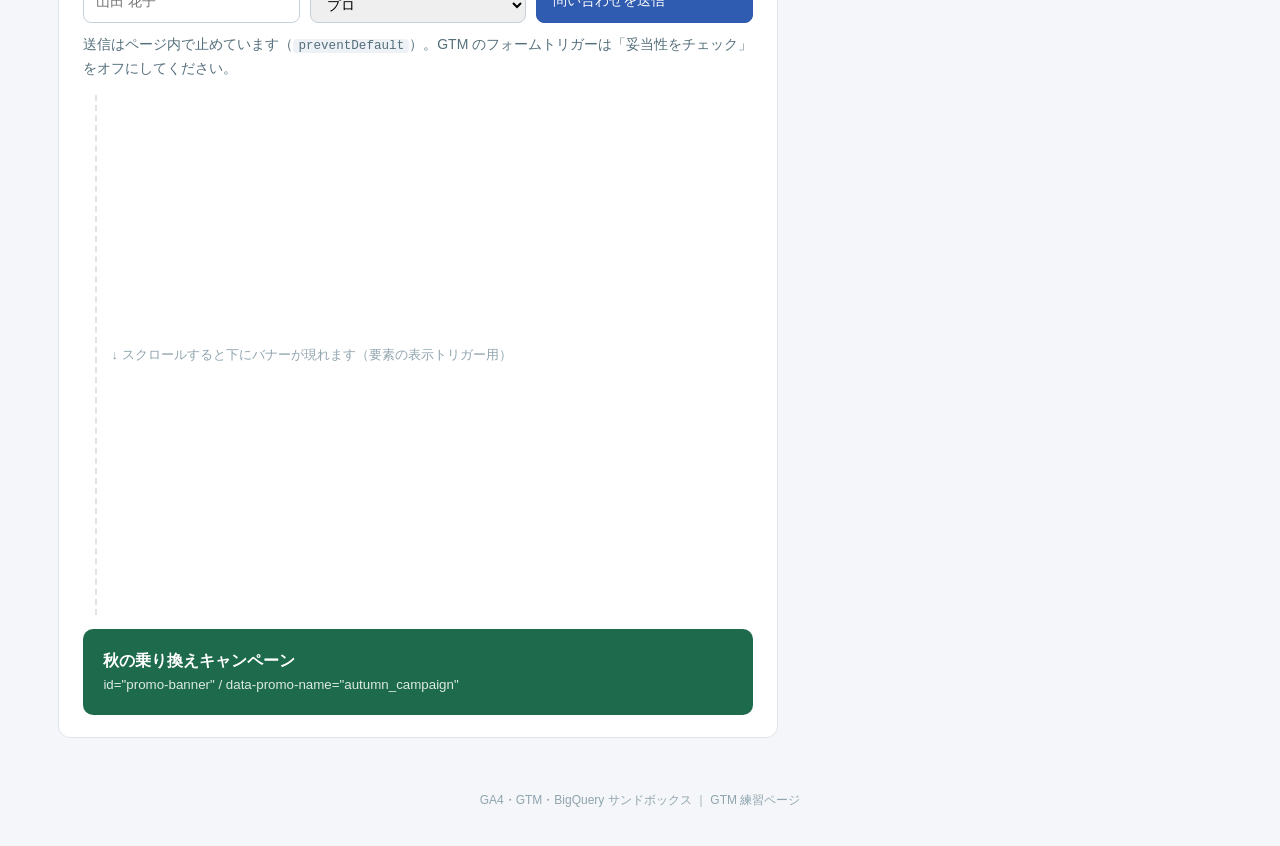
<file: gtm.html>
<!doctype html>
<html lang="ja">
  <head>
    <meta charset="UTF-8" />
    <meta name="viewport" content="width=device-width, initial-scale=1.0" />
    <title>GTM 練習ページ | GA4・GTM・BigQuery サンドボックス</title>

    <!-- Google Tag Manager。ID を変えるときは GTM_ID と下の noscript の id の2か所を書き換える -->
    <script>
      window.GTM_ID = "GTM-KXV4CBBD";
      (function (w, d, s, l, i) {
        w[l] = w[l] || [];
        w[l].push({ "gtm.start": new Date().getTime(), event: "gtm.js" });
        var f = d.getElementsByTagName(s)[0],
          j = d.createElement(s),
          dl = l != "dataLayer" ? "&l=" + l : "";
        j.async = true;
        j.src = "https://www.googletagmanager.com/gtm.js?id=" + i + dl;
        f.parentNode.insertBefore(j, f);
      })(window, document, "script", "dataLayer", window.GTM_ID);
    </script>
    <!-- End Google Tag Manager -->

    <style>
      * {
        box-sizing: border-box;
        margin: 0;
        padding: 0;
      }
      body {
        font-family:
          -apple-system, BlinkMacSystemFont, "Segoe UI", "Hiragino Sans",
          sans-serif;
        background: #f4f6f9;
        color: #263238;
        line-height: 1.7;
      }
      header {
        background: #2f5bb0;
        color: #fff;
        padding: 22px max(16px, 4vw);
        display: flex;
        flex-wrap: wrap;
        gap: 12px 24px;
        align-items: center;
        justify-content: space-between;
      }
      header h1 {
        font-size: 22px;
      }
      header p {
        font-size: 13px;
        opacity: 0.9;
      }
      header nav {
        display: flex;
        gap: 8px;
        flex-wrap: wrap;
      }
      header nav a {
        background: #fff;
        color: #2f5bb0;
        text-decoration: none;
        font-size: 13px;
        font-weight: 700;
        padding: 8px 14px;
        border-radius: 8px;
      }
      .layout {
        display: grid;
        grid-template-columns: minmax(0, 1fr) minmax(0, 420px);
        gap: 24px;
        max-width: 1240px;
        margin: 28px auto;
        padding: 0 max(16px, 3vw);
        align-items: start;
      }
      @media (max-width: 960px) {
        .layout {
          grid-template-columns: minmax(0, 1fr);
        }
      }
      .stack {
        display: flex;
        flex-direction: column;
        gap: 20px;
        min-width: 0;
      }
      .card {
        background: #fff;
        border: 1px solid #dfe4ea;
        border-radius: 12px;
        padding: 22px 24px;
        min-width: 0;
      }
      .card h2 {
        font-size: 17px;
        margin-bottom: 6px;
      }
      .card > p {
        font-size: 14px;
        color: #546e7a;
        margin-bottom: 12px;
      }
      .tag {
        display: inline-block;
        font-size: 11px;
        font-weight: 700;
        letter-spacing: 0.05em;
        padding: 1px 8px;
        border-radius: 999px;
        margin-right: 6px;
        vertical-align: 2px;
      }
      .tag-a {
        background: #e3ecfb;
        color: #2f5bb0;
      }
      .tag-b {
        background: #fdebd9;
        color: #a2520b;
      }
      .tag-c {
        background: #e4f3ec;
        color: #1d6b4c;
      }
      .row {
        display: flex;
        flex-wrap: wrap;
        gap: 10px;
        align-items: center;
      }
      button,
      .btn {
        font: inherit;
        font-size: 14px;
        padding: 9px 16px;
        border-radius: 8px;
        border: 1px solid #c7d0da;
        background: #fff;
        color: #263238;
        cursor: pointer;
        text-decoration: none;
        display: inline-flex;
        align-items: center;
        gap: 6px;
      }
      button:hover,
      .btn:hover {
        border-color: #2f5bb0;
      }
      button:focus-visible,
      .btn:focus-visible,
      input:focus-visible,
      select:focus-visible {
        outline: 2px solid #2f5bb0;
        outline-offset: 2px;
      }
      .primary {
        background: #2f5bb0;
        border-color: #2f5bb0;
        color: #fff;
      }
      .icon {
        font-size: 11px;
        background: #eef2f7;
        border-radius: 4px;
        padding: 0 5px;
        color: #546e7a;
      }
      pre {
        background: #1f2630;
        color: #d8e1ea;
        font-family: "SFMono-Regular", Menlo, monospace;
        font-size: 12.5px;
        border-radius: 8px;
        padding: 12px 14px;
        overflow-x: auto;
        margin-top: 12px;
        line-height: 1.6;
      }
      code {
        font-family: "SFMono-Regular", Menlo, monospace;
        font-size: 0.9em;
        background: #eef2f7;
        padding: 0 5px;
        border-radius: 4px;
      }
      pre code {
        background: none;
        padding: 0;
      }
      .note {
        font-size: 13px;
        color: #607d8b;
        margin-top: 10px;
      }
      .status {
        display: inline-flex;
        align-items: center;
        gap: 6px;
        font-size: 13px;
        font-weight: 700;
        padding: 3px 12px;
        border-radius: 999px;
        background: #fdecea;
        color: #b3261e;
      }
      .status.ok {
        background: #e4f3ec;
        color: #1d6b4c;
      }
      .status.wait {
        background: #fff4d6;
        color: #8a5a00;
      }
      input[type="text"],
      select {
        font: inherit;
        font-size: 14px;
        padding: 8px 12px;
        border: 1px solid #c7d0da;
        border-radius: 8px;
        min-width: 0;
      }
      .switch {
        display: inline-flex;
        gap: 8px;
        align-items: center;
        font-size: 14px;
        cursor: pointer;
        background: #fff8ef;
        border: 1px dashed #e0a96d;
        border-radius: 8px;
        padding: 8px 12px;
      }
      .class-state {
        font-size: 12.5px;
        font-family: "SFMono-Regular", Menlo, monospace;
        color: #a2520b;
      }
      form {
        display: grid;
        gap: 10px;
        grid-template-columns: repeat(auto-fit, minmax(180px, 1fr));
        align-items: end;
      }
      form label {
        display: grid;
        gap: 4px;
        font-size: 13px;
        color: #546e7a;
      }
      .spacer {
        height: 520px;
        border-left: 2px dashed #dfe4ea;
        margin: 14px 0 14px 12px;
        padding-left: 14px;
        font-size: 13px;
        color: #90a4ae;
        display: flex;
        align-items: center;
      }
      #promo-banner {
        background: #1d6b4c;
        color: #fff;
        border-radius: 10px;
        padding: 18px 20px;
        font-weight: 700;
      }
      #promo-banner small {
        display: block;
        font-weight: 400;
        opacity: 0.85;
      }

      /* dataLayer ビューア */
      .viewer {
        position: sticky;
        top: 16px;
        background: #1f2630;
        color: #d8e1ea;
        border-radius: 12px;
        padding: 16px;
        max-height: calc(100vh - 32px);
        display: flex;
        flex-direction: column;
        gap: 10px;
        min-width: 0;
      }
      @media (max-width: 960px) {
        .viewer {
          position: static;
          max-height: 520px;
        }
      }
      .viewer h2 {
        font-size: 15px;
        color: #fff;
      }
      .viewer .tools {
        display: flex;
        gap: 10px;
        align-items: center;
        flex-wrap: wrap;
        font-size: 12.5px;
      }
      .viewer .tools button {
        background: transparent;
        color: #d8e1ea;
        border-color: #4a5868;
        padding: 4px 10px;
        font-size: 12px;
      }
      .viewer .tools label {
        display: inline-flex;
        gap: 6px;
        align-items: center;
        cursor: pointer;
      }
      #dl-list {
        overflow-y: auto;
        display: flex;
        flex-direction: column;
        gap: 8px;
        min-height: 120px;
      }
      .dl-item {
        border: 1px solid #3a4655;
        border-radius: 8px;
        padding: 8px 10px;
        font-family: "SFMono-Regular", Menlo, monospace;
        font-size: 12px;
      }
      .dl-item .head {
        display: flex;
        gap: 8px;
        align-items: baseline;
        margin-bottom: 4px;
      }
      .dl-item .idx {
        color: #7f8fa3;
      }
      .dl-item .ev {
        color: #ffb86b;
        font-weight: 700;
      }
      .dl-item.custom {
        border-color: #6c9cf0;
      }
      .dl-item.custom .ev {
        color: #9cc1ff;
      }
      .dl-item pre {
        margin: 0;
        padding: 0;
        background: none;
        color: #c3d0dd;
        white-space: pre-wrap;
        word-break: break-all;
      }
      .empty {
        font-size: 13px;
        color: #7f8fa3;
      }
      footer {
        text-align: center;
        font-size: 12px;
        color: #90a4ae;
        padding: 24px 16px 40px;
      }

      /* サイト共通のメニュー（index / gtm / dashboard / realtime で同じ） */
      .site-nav {
        display: flex;
        flex-wrap: wrap;
        align-items: center;
        gap: 4px 6px;
        background: #1c2738;
        padding: 8px max(16px, 3vw);
        font-size: 13px;
        line-height: 1.6;
      }
      .site-nav a {
        color: #c9d4e6;
        text-decoration: none;
        padding: 3px 10px;
        border-radius: 6px;
        white-space: nowrap;
      }
      .site-nav a:hover {
        background: #2c3a52;
        color: #fff;
      }
      .site-nav a[aria-current="page"] {
        background: #fff;
        color: #1c2738;
        font-weight: 700;
      }
      .site-nav .site-brand {
        color: #fff;
        font-weight: 700;
        margin-right: 6px;
      }
      .site-nav .site-group {
        color: #8a9ab4;
        font-size: 11px;
        letter-spacing: 0.08em;
        margin-left: 8px;
      }
      .site-nav .site-guide {
        margin-left: auto;
        border: 1px solid #42526e;
      }
    </style>
  </head>
  <body>
    <!-- Google Tag Manager (noscript) -->
    <noscript
      ><iframe
        src="https://www.googletagmanager.com/ns.html?id=GTM-KXV4CBBD"
        height="0"
        width="0"
        style="display: none; visibility: hidden"
      ></iframe
    ></noscript>
    <!-- End Google Tag Manager (noscript) -->
    <div class="site-nav" role="navigation" aria-label="サイト内のページ">
      <span class="site-brand">GA4・GTM・BigQuery サンドボックス</span>
      <span class="site-group">送る</span>
      <a href="./">テストサイト（gtag.js）</a>
      <a href="./gtm.html" aria-current="page">GTM 練習ページ</a>
      <span class="site-group">見る</span>
      <a href="./dashboard.html">BigQuery ダッシュボード</a>
      <a href="./realtime.html">リアルタイム ダッシュボード</a>
      <a class="site-guide" href="./docs/" target="_blank" rel="noopener">学習ガイド</a>
    </div>
    <header>
      <div>
        <h1>GTM 練習ページ</h1>
        <p>gtag.js は入っていません。計測はすべて GTM の設定で行います。</p>
      </div>
      <nav>
        <a href="./docs/gtm-tutorial.html" target="_blank" rel="noopener">ガイド 04章</a>
      </nav>
    </header>

    <div class="layout">
      <div class="stack">
        <!-- コンテナ設定 -->
        <section class="card" aria-labelledby="h-container">
          <h2 id="h-container">GTM コンテナ</h2>
          <p>
            このページは GTM コンテナ <code>GTM-KXV4CBBD</code> を読み込みます。別のコンテナで試すときは、gtm.html の
            <code>GTM_ID</code> と noscript の id を書き換えます。
          </p>
          <div class="row">
            <span id="gtm-status" class="status wait">読み込み中…</span>
          </div>
          <p class="note" id="gtm-note">
            広告ブロッカーなどで GTM が止められていても、ボタンを押すと右の dataLayer に何が積まれるかは確認できます。
          </p>
        </section>

        <!-- A: dataLayer.push -->
        <section class="card" aria-labelledby="h-a">
          <h2 id="h-a"><span class="tag tag-a">方式A</span>dataLayer.push</h2>
          <p>
            ボタンのクリック処理で、意味のある名前のイベントを dataLayer
            に積みます。GTM 側は「カスタムイベント」トリガーで受け取ります。
          </p>
          <div class="row">
            <button type="button" onclick="pushCta('資料請求', 'hero')">
              資料請求
            </button>
            <button type="button" onclick="pushCta('無料で始める', 'footer')">
              無料で始める
            </button>
            <button type="button" id="signup-btn" onclick="signUp()">
              会員登録する（API成功後に送信）
            </button>
            <button type="button" onclick="addToCart()">
              プロプランをカートに追加
            </button>
          </div>
          <pre><code>// 資料請求 / 無料で始める
dataLayer.push({ event: "cta_click", cta_name: "資料請求", cta_position: "hero" });

// 会員登録: API が成功した「後」に送る（押しただけでは送らない）
await api.signUp();
dataLayer.push({ event: "sign_up", method: "email" });

// カート追加: 推奨イベントの形。前の ecommerce をリセットしてから push
dataLayer.push({ ecommerce: null });
dataLayer.push({
  event: "add_to_cart",
  ecommerce: { currency: "JPY", value: 8000,
    items: [{ item_id: "plan_pro", item_name: "プロプラン", price: 8000, quantity: 1 }] },
});</code></pre>
        </section>

        <!-- B: クラス名・data 属性 -->
        <section class="card" aria-labelledby="h-b">
          <h2 id="h-b">
            <span class="tag tag-b">方式B</span>クラス名・data属性で拾う
          </h2>
          <p>
            下のボタンとリンクには <code>onclick</code> も
            <code>addEventListener</code> もありません。GTM
            の「クリック」トリガーが <code>.js-track-click</code> クラスや
            <code>data-track-name</code> 属性を見て拾います。
          </p>
          <div class="row" id="b-targets">
            <button
              type="button"
              class="js-track-click"
              data-track-name="pricing_basic"
            >
              <span class="icon">▶</span> ベーシックプランを見る
            </button>
            <button
              type="button"
              class="js-track-click"
              data-track-name="pricing_pro"
            >
              <span class="icon">▶</span> プロプランを見る
            </button>
            <a
              class="btn js-track-click"
              data-track-name="help_link"
              href="https://support.google.com/tagmanager"
              target="_blank"
              rel="noopener"
              >GTM ヘルプ（外部リンク）</a
            >
          </div>
          <pre><code>&lt;button class="js-track-click" data-track-name="pricing_pro"&gt;
  &lt;span class="icon"&gt;▶&lt;/span&gt; プロプランを見る
&lt;/button&gt;</code></pre>
          <div class="row" style="margin-top: 14px">
            <label class="switch">
              <input
                type="checkbox"
                id="rename-toggle"
                onchange="renameClasses(this.checked)"
              />
              デザイン改修をシミュレート（クラス名を変更）
            </label>
            <span class="class-state" id="class-state"
              >class="js-track-click"</span
            >
          </div>
          <p class="note">
            オンにすると <code>js-track-click</code> が
            <code>btn-cta-v2</code> に変わります（data属性は残ります）。
            クラス名で判定するトリガーは止まり、data属性で判定するトリガーは動き続けることを確かめてください。
          </p>
        </section>

        <!-- C: その他のトリガー -->
        <section class="card" aria-labelledby="h-c">
          <h2 id="h-c">
            <span class="tag tag-c">発展</span>フォーム送信と要素の表示
          </h2>
          <p>
            「フォームの送信」トリガーと「要素の表示」トリガーの練習用です。どちらもページ側に計測コードはありません。
          </p>
          <form id="gtm-form" onsubmit="fakeSubmit(event)">
            <label
              >お名前<input
                type="text"
                id="f-name"
                name="name"
                placeholder="山田 花子"
            /></label>
            <label
              >興味のあるプラン
              <select id="f-plan" name="plan">
                <option value="basic">ベーシック</option>
                <option value="pro" selected>プロ</option>
                <option value="enterprise">エンタープライズ</option>
              </select>
            </label>
            <button class="primary" type="submit">問い合わせを送信</button>
          </form>
          <p class="note" id="form-result">
            送信はページ内で止めています（<code>preventDefault</code>）。GTM
            のフォームトリガーは「妥当性をチェック」をオフにしてください。
          </p>
          <div class="spacer">
            ↓ スクロールすると下にバナーが現れます（要素の表示トリガー用）
          </div>
          <div id="promo-banner" data-promo-name="autumn_campaign">
            秋の乗り換えキャンペーン
            <small>id="promo-banner" / data-promo-name="autumn_campaign"</small>
          </div>
        </section>
      </div>

      <!-- dataLayer ビューア -->
      <aside class="viewer" aria-labelledby="h-viewer">
        <h2 id="h-viewer">dataLayer の中身（新しい順）</h2>
        <div class="tools">
          <label
            ><input type="checkbox" id="hide-gtm" onchange="rerender()" /> gtm.*
            を隠す</label
          >
          <button type="button" onclick="clearView()">表示をクリア</button>
          <span id="dl-count"></span>
        </div>
        <div id="dl-list">
          <p class="empty">
            ここに dataLayer に積まれたメッセージが表示されます。
          </p>
        </div>
      </aside>
    </div>

    <footer>GA4・GTM・BigQuery サンドボックス ｜ GTM 練習ページ</footer>

    <script>
      // ---- 方式A: dataLayer.push ----
      function pushCta(name, position) {
        dataLayer.push({
          event: "cta_click",
          cta_name: name,
          cta_position: position,
        });
      }

      function signUp() {
        var btn = document.getElementById("signup-btn");
        btn.disabled = true;
        btn.textContent = "登録中…";
        // 本物の API の代わりに 0.8 秒待つ
        setTimeout(function () {
          dataLayer.push({ event: "sign_up", method: "email" });
          btn.disabled = false;
          btn.textContent = "会員登録する（API成功後に送信）";
        }, 800);
      }

      function addToCart() {
        dataLayer.push({ ecommerce: null });
        dataLayer.push({
          event: "add_to_cart",
          ecommerce: {
            currency: "JPY",
            value: 8000,
            items: [
              {
                item_id: "plan_pro",
                item_name: "プロプラン",
                price: 8000,
                quantity: 1,
              },
            ],
          },
        });
      }

      // ---- 方式B: クラス名の変更（デザイン改修のシミュレーション） ----
      function renameClasses(on) {
        var from = on ? "js-track-click" : "btn-cta-v2";
        var to = on ? "btn-cta-v2" : "js-track-click";
        document.querySelectorAll("#b-targets ." + from).forEach(function (el) {
          el.classList.replace(from, to);
        });
        document.getElementById("class-state").textContent =
          'class="' + to + '"';
      }

      // ---- 発展: フォーム ----
      function fakeSubmit(e) {
        e.preventDefault();
        document.getElementById("form-result").textContent =
          "送信しました（擬似）。GTM にフォーム送信トリガーがあれば gtm.formSubmit が右に出ます。";
      }

      // ---- コンテナの読み込み状況 ----
      function renderStatus() {
        var el = document.getElementById("gtm-status");
        var loaded =
          window.google_tag_manager && window.google_tag_manager[window.GTM_ID];
        el.className = loaded ? "status ok" : "status wait";
        el.textContent = loaded
          ? window.GTM_ID + " 読み込み済み"
          : window.GTM_ID + " 読み込み中…";
        if (!loaded && (renderStatus.tries = (renderStatus.tries || 0) + 1) < 20) {
          setTimeout(renderStatus, 500);
        } else if (!loaded) {
          el.className = "status";
          el.textContent = window.GTM_ID + " を読み込めませんでした（広告ブロッカーなど）";
        }
      }

      // ---- dataLayer ビューア ----
      // GTM は dataLayer.push を差し替えるので、push をフックせず配列の長さを監視する
      var shownFrom = 0;
      var entries = [];

      function describeEl(el) {
        var s = el.tagName.toLowerCase();
        if (el.id) s += "#" + el.id;
        if (el.classList && el.classList.length)
          s += "." + Array.from(el.classList).join(".");
        var name = el.getAttribute && el.getAttribute("data-track-name");
        if (name) s += '[data-track-name="' + name + '"]';
        return "<" + s + ">";
      }

      function safeJson(obj) {
        var seen = new WeakSet();
        return JSON.stringify(
          obj,
          function (k, v) {
            if (typeof Element !== "undefined" && v instanceof Element)
              return describeEl(v);
            if (typeof v === "function") return "ƒ()";
            if (Object.prototype.toString.call(v) === "[object Arguments]")
              return Array.from(v);
            if (v && typeof v === "object") {
              if (seen.has(v)) return "[循環参照]";
              seen.add(v);
            }
            return v;
          },
          2,
        );
      }

      function poll() {
        while (entries.length < dataLayer.length) {
          var i = entries.length;
          var msg = dataLayer[i];
          var ev =
            msg && typeof msg === "object" && "event" in msg
              ? String(msg.event)
              : "(event なし)";
          var text;
          try {
            text = safeJson(msg);
          } catch (e) {
            text = String(msg);
          }
          entries.push({ i: i, ev: ev, text: text });
        }
        if (entries.length !== renderedCount) rerender();
      }

      var renderedCount = -1;
      function rerender() {
        var hide = document.getElementById("hide-gtm").checked;
        var list = document.getElementById("dl-list");
        var items = entries.filter(function (e) {
          return e.i >= shownFrom && !(hide && e.ev.indexOf("gtm.") === 0);
        });
        renderedCount = entries.length;
        document.getElementById("dl-count").textContent =
          "合計 " + dataLayer.length + " 件";
        if (!items.length) {
          list.innerHTML =
            '<p class="empty">ここに dataLayer に積まれたメッセージが表示されます。</p>';
          return;
        }
        list.innerHTML = "";
        items
          .slice(-150)
          .reverse()
          .forEach(function (e) {
            var div = document.createElement("div");
            var custom = e.ev.indexOf("gtm.") !== 0 && e.ev !== "(event なし)";
            div.className = "dl-item" + (custom ? " custom" : "");
            var head = document.createElement("div");
            head.className = "head";
            head.innerHTML =
              '<span class="idx">#' + e.i + '</span><span class="ev"></span>';
            head.querySelector(".ev").textContent = e.ev;
            var pre = document.createElement("pre");
            pre.textContent = e.text;
            div.appendChild(head);
            div.appendChild(pre);
            list.appendChild(div);
          });
      }

      function clearView() {
        shownFrom = dataLayer.length;
        rerender();
      }

      renderStatus();
      poll();
      setInterval(poll, 250);
    </script>
  </body>
</html>
</file>
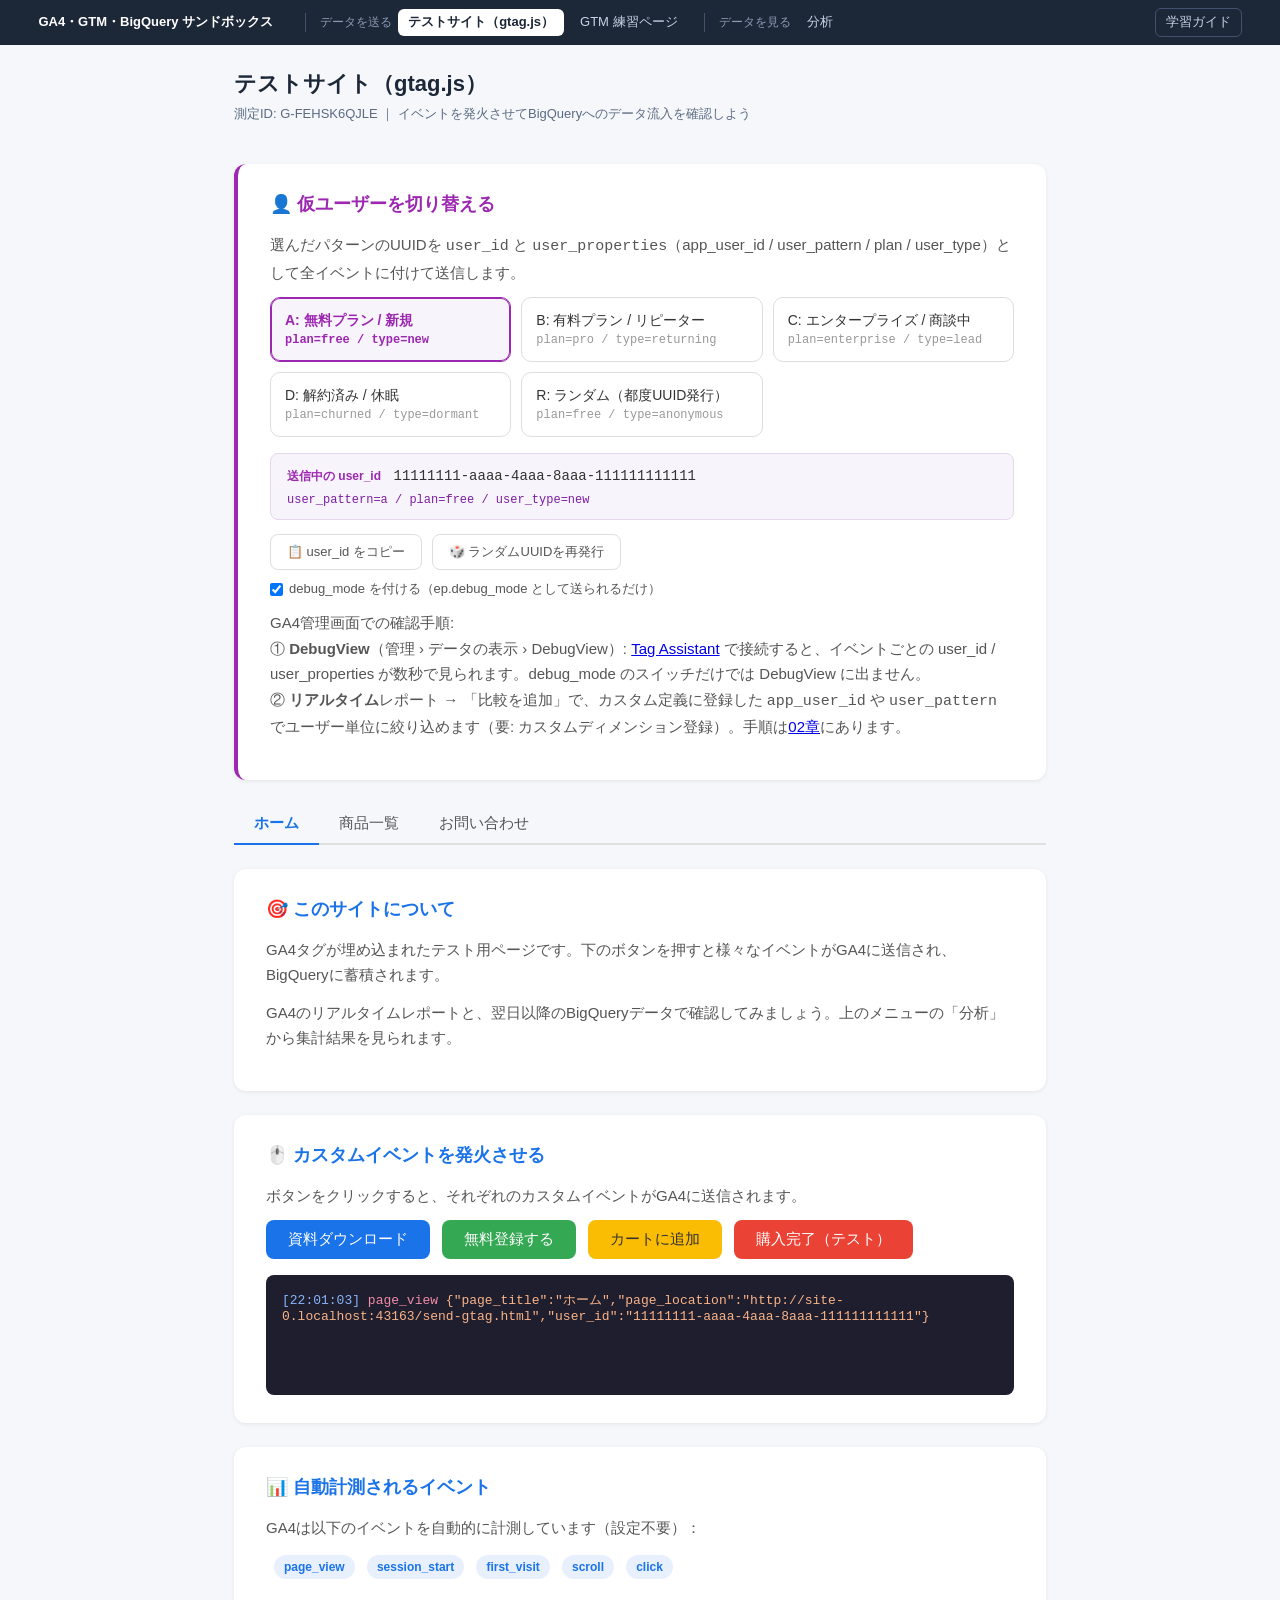
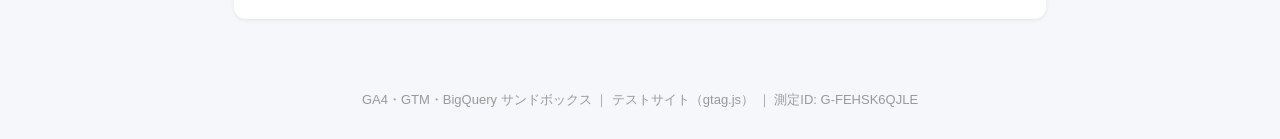
<file: send-gtag.html>
<!doctype html>
<html lang="ja">
  <head>
    <meta charset="UTF-8" />
    <meta name="viewport" content="width=device-width, initial-scale=1.0" />
    <title>テストサイト（gtag.js） | GA4・GTM・BigQuery サンドボックス</title>

    <!-- Google tag (gtag.js) -->
    <script
      async
      src="https://www.googletagmanager.com/gtag/js?id=G-FEHSK6QJLE"
    ></script>
    <script>
      window.dataLayer = window.dataLayer || [];
      function gtag() {
        dataLayer.push(arguments);
      }

      const MEASUREMENT_ID = "G-FEHSK6QJLE";
      const STORE_PATTERN = "ga4_sandbox_pattern";
      const STORE_RANDOM_UUID = "ga4_sandbox_random_uuid";
      const STORE_DEBUG = "ga4_sandbox_debug";

      // 仮ユーザーのパターン。user_properties の値は36文字までなのでUUIDがちょうど収まる
      const USER_PATTERNS = [
        {
          key: "a",
          label: "A: 無料プラン / 新規",
          uuid: "11111111-aaaa-4aaa-8aaa-111111111111",
          plan: "free",
          user_type: "new",
        },
        {
          key: "b",
          label: "B: 有料プラン / リピーター",
          uuid: "22222222-bbbb-4bbb-8bbb-222222222222",
          plan: "pro",
          user_type: "returning",
        },
        {
          key: "c",
          label: "C: エンタープライズ / 商談中",
          uuid: "33333333-cccc-4ccc-8ccc-333333333333",
          plan: "enterprise",
          user_type: "lead",
        },
        {
          key: "d",
          label: "D: 解約済み / 休眠",
          uuid: "44444444-dddd-4ddd-8ddd-444444444444",
          plan: "churned",
          user_type: "dormant",
        },
        {
          key: "random",
          label: "R: ランダム（都度UUID発行）",
          uuid: null,
          plan: "free",
          user_type: "anonymous",
        },
      ];

      // crypto.randomUUID は https / localhost でしか使えないのでフォールバックを用意
      function generateUuid() {
        if (window.crypto?.randomUUID) return crypto.randomUUID();
        return "xxxxxxxx-xxxx-4xxx-yxxx-xxxxxxxxxxxx".replace(/[xy]/g, (c) => {
          const r = (Math.random() * 16) | 0;
          const v = c === "x" ? r : (r & 0x3) | 0x8;
          return v.toString(16);
        });
      }

      function store(key, value) {
        try {
          localStorage.setItem(key, value);
        } catch (e) {
          /* プライベートモード等では永続化できない */
        }
      }

      function restore(key) {
        try {
          return localStorage.getItem(key);
        } catch (e) {
          return null;
        }
      }

      function randomUuid(forceNew) {
        let id = forceNew ? null : restore(STORE_RANDOM_UUID);
        if (!id) {
          id = generateUuid();
          store(STORE_RANDOM_UUID, id);
        }
        return id;
      }

      function findPattern(key) {
        return (
          USER_PATTERNS.find((p) => p.key === key) || USER_PATTERNS[0]
        );
      }

      // 現在のユーザー（パターン + 実際に送るUUID）
      window.currentUser = (() => {
        const p = findPattern(restore(STORE_PATTERN) || "a");
        return { ...p, uuid: p.uuid || randomUuid(false) };
      })();
      window.debugMode = restore(STORE_DEBUG) !== "off";

      gtag("js", new Date());
      // user_properties = GA4のユーザースコープ カスタムディメンションの元ネタ
      gtag("set", "user_properties", {
        app_user_id: window.currentUser.uuid,
        user_pattern: window.currentUser.key,
        plan: window.currentUser.plan,
        user_type: window.currentUser.user_type,
      });
      // user_id = GA4の User-ID（レポート用識別子に使われる）
      gtag("config", MEASUREMENT_ID, {
        user_id: window.currentUser.uuid,
        debug_mode: window.debugMode,
      });
    </script>

    <style>
      :root {
        --page-width: 860px;
        --page-gutter: 24px;
      }
      * {
        box-sizing: border-box;
        margin: 0;
        padding: 0;
      }
      body {
        font-family: -apple-system, BlinkMacSystemFont, "Segoe UI", sans-serif;
        background: #f5f7fa;
        color: #333;
        min-height: 100vh;
      }


      .container {
        max-width: 860px;
        margin: 40px auto;
        padding: 0 24px;
      }

      .card {
        background: white;
        border-radius: 12px;
        padding: 28px 32px;
        margin-bottom: 24px;
        box-shadow: 0 1px 4px rgba(0, 0, 0, 0.08);
      }
      .card h2 {
        font-size: 18px;
        margin-bottom: 16px;
        color: #1a73e8;
      }
      .card p {
        font-size: 15px;
        line-height: 1.7;
        color: #555;
        margin-bottom: 12px;
      }

      .btn-group {
        display: flex;
        flex-wrap: wrap;
        gap: 12px;
        margin-top: 8px;
      }
      button {
        padding: 10px 22px;
        border: none;
        border-radius: 8px;
        font-size: 15px;
        cursor: pointer;
        transition: opacity 0.15s;
      }
      button:hover {
        opacity: 0.85;
      }
      .btn-primary {
        background: #1a73e8;
        color: white;
      }
      .btn-success {
        background: #34a853;
        color: white;
      }
      .btn-warning {
        background: #fbbc04;
        color: #333;
      }
      .btn-danger {
        background: #ea4335;
        color: white;
      }

      .log-box {
        background: #1e1e2e;
        color: #a6e3a1;
        font-family: "Courier New", monospace;
        font-size: 13px;
        border-radius: 8px;
        padding: 16px;
        min-height: 120px;
        max-height: 220px;
        overflow-y: auto;
        margin-top: 16px;
      }
      .log-box .entry {
        margin-bottom: 4px;
      }
      .log-box .entry .time {
        color: #89b4fa;
      }
      .log-box .entry .name {
        color: #f38ba8;
      }
      .log-box .entry .params {
        color: #fab387;
      }

      .badge {
        display: inline-block;
        background: #e8f0fe;
        color: #1a73e8;
        font-size: 12px;
        font-weight: 600;
        padding: 2px 10px;
        border-radius: 20px;
        margin-left: 8px;
      }

      nav {
        display: flex;
        gap: 0;
        border-bottom: 2px solid #e0e0e0;
        margin-bottom: 24px;
      }
      nav a {
        padding: 10px 20px;
        text-decoration: none;
        color: #555;
        font-size: 15px;
        border-bottom: 2px solid transparent;
        margin-bottom: -2px;
        cursor: pointer;
      }
      nav a.active {
        color: #1a73e8;
        border-color: #1a73e8;
        font-weight: 600;
      }

      .page {
        display: none;
      }
      .page.active {
        display: block;
      }

      footer {
        text-align: center;
        padding: 32px;
        color: #999;
        font-size: 13px;
      }

      .user-card {
        border-left: 4px solid #9c27b0;
      }
      .user-card h2 {
        color: #9c27b0;
      }
      .pattern-grid {
        display: grid;
        grid-template-columns: repeat(auto-fit, minmax(210px, 1fr));
        gap: 10px;
        margin-bottom: 16px;
      }
      .pattern-btn {
        text-align: left;
        background: white;
        border: 1px solid #ddd;
        border-radius: 10px;
        padding: 12px 14px;
        font-size: 14px;
        color: #333;
        line-height: 1.5;
      }
      .pattern-btn small {
        display: block;
        color: #999;
        font-size: 12px;
        font-family: "Courier New", monospace;
      }
      .pattern-btn.active {
        border-color: #9c27b0;
        background: #f8f4fb;
        color: #9c27b0;
        font-weight: 600;
        box-shadow: 0 0 0 1px #9c27b0 inset;
      }
      .pattern-btn.active small {
        color: #9c27b0;
      }

      .user-id-box {
        display: flex;
        align-items: center;
        flex-wrap: wrap;
        gap: 8px 20px;
        background: #f8f4fb;
        border: 1px solid #e6d6ee;
        border-radius: 8px;
        padding: 12px 16px;
        margin-bottom: 14px;
      }
      .user-id-box .label {
        font-size: 12px;
        font-weight: 600;
        color: #9c27b0;
        margin-right: 8px;
      }
      .user-id-box code {
        font-family: "Courier New", monospace;
        font-size: 14px;
        color: #333;
        word-break: break-all;
      }
      .user-id-box .props {
        font-size: 12px;
        color: #7b1fa2;
        font-family: "Courier New", monospace;
      }
      .switch {
        display: inline-flex;
        align-items: center;
        gap: 6px;
        font-size: 13px;
        color: #555;
        cursor: pointer;
      }
      .user-actions {
        display: flex;
        flex-wrap: wrap;
        gap: 10px;
        align-items: center;
      }
      .btn-sm {
        padding: 8px 16px;
        font-size: 13px;
        background: white;
        border: 1px solid #ddd;
        color: #555;
      }
      .btn-purple {
        background: #9c27b0;
        color: white;
        border: none;
      }
      .user-actions input[type="text"] {
        flex: 1;
        min-width: 220px;
        padding: 8px 12px;
        border: 1px solid #ddd;
        border-radius: 8px;
        font-size: 14px;
      }
      .note {
        font-size: 13px;
        color: #888;
        margin-top: 12px;
        line-height: 1.6;
      }

    </style>
    <link rel="stylesheet" href="./assets/site.css" />
  </head>
  <body>
    <div class="site-nav" role="navigation" aria-label="サイト内のページ">
      <a class="site-brand" href="./">GA4・GTM・BigQuery サンドボックス</a>
      <span class="site-group">データを送る</span>
      <a href="./send-gtag.html" aria-current="page">テストサイト（gtag.js）</a>
      <a href="./send-gtm.html">GTM 練習ページ</a>
      <span class="site-group">データを見る</span>
      <a href="./analytics.html">分析</a>
      <a class="site-guide" href="./docs/" target="_blank" rel="noopener">学習ガイド</a>
    </div>
    <header>
      <div>
        <h1>テストサイト（gtag.js）</h1>
        <p>
          測定ID: G-FEHSK6QJLE ｜
          イベントを発火させてBigQueryへのデータ流入を確認しよう
        </p>
      </div>
    </header>

    <div class="container">
      <!-- 仮ユーザー（User-ID）切り替え -->
      <div class="card user-card">
        <h2>👤 仮ユーザーを切り替える</h2>
        <p>
          選んだパターンのUUIDを <code>user_id</code> と
          <code>user_properties</code>（app_user_id / user_pattern / plan /
          user_type）として全イベントに付けて送信します。
        </p>

        <div class="pattern-grid" id="pattern-grid"></div>

        <div class="user-id-box">
          <div>
            <span class="label">送信中の user_id</span>
            <code id="current-user-id">—</code>
          </div>
          <div id="current-user-props" class="props"></div>
        </div>

        <div class="user-actions">
          <button class="btn-sm" onclick="copyUserId()">
            📋 user_id をコピー
          </button>
          <button class="btn-sm" onclick="newRandomUser()">
            🎲 ランダムUUIDを再発行
          </button>
          <label class="switch">
            <input
              type="checkbox"
              id="debug-toggle"
              onchange="toggleDebugMode(this.checked)"
            />
            debug_mode を付ける（ep.debug_mode として送られるだけ）
          </label>
        </div>

        <p class="note">
          GA4管理画面での確認手順:<br />
          ① <strong>DebugView</strong>（管理 › データの表示 › DebugView）: <a href="https://tagassistant.google.com">Tag Assistant</a>
          で接続すると、イベントごとの user_id / user_properties が数秒で見られます。debug_mode のスイッチだけでは DebugView に出ません。<br />
          ② <strong>リアルタイム</strong>レポート →
          「比較を追加」で、カスタム定義に登録した <code>app_user_id</code> や
          <code>user_pattern</code> でユーザー単位に絞り込めます（要:
          カスタムディメンション登録）。手順は<a href="./docs/ga4-custom-dimensions.html" target="_blank" rel="noopener">02章</a>にあります。
        </p>
      </div>

      <nav>
        <a class="active" onclick="showPage('home', 'ホーム', this)">ホーム</a>
        <a onclick="showPage('products', '商品一覧', this)">商品一覧</a>
        <a onclick="showPage('contact', 'お問い合わせ', this)">お問い合わせ</a>
      </nav>

      <!-- ホームページ -->
      <div id="page-home" class="page active">
        <div class="card">
          <h2>🎯 このサイトについて</h2>
          <p>
            GA4タグが埋め込まれたテスト用ページです。下のボタンを押すと様々なイベントがGA4に送信され、BigQueryに蓄積されます。
          </p>
          <p>
            GA4のリアルタイムレポートと、翌日以降のBigQueryデータで確認してみましょう。上のメニューの「分析」から集計結果を見られます。
          </p>
        </div>

        <div class="card">
          <h2>🖱️ カスタムイベントを発火させる</h2>
          <p>
            ボタンをクリックすると、それぞれのカスタムイベントがGA4に送信されます。
          </p>
          <div class="btn-group">
            <button
              class="btn-primary"
              onclick="
                sendEvent('button_click', {
                  button_name: '資料ダウンロード',
                  section: 'hero',
                })
              "
            >
              資料ダウンロード
            </button>
            <button
              class="btn-success"
              onclick="sendEvent('sign_up', { method: 'email', plan: 'free' })"
            >
              無料登録する
            </button>
            <button
              class="btn-warning"
              onclick="
                sendEvent('add_to_cart', {
                  item_name: 'スタンダードプラン',
                  price: 5000,
                  currency: 'JPY',
                })
              "
            >
              カートに追加
            </button>
            <button
              class="btn-danger"
              onclick="
                sendEvent('purchase', {
                  transaction_id: 'TXN-' + Date.now(),
                  value: 5000,
                  currency: 'JPY',
                })
              "
            >
              購入完了（テスト）
            </button>
          </div>

          <div class="log-box" id="event-log">
            <div class="entry" style="color: #6c7086">
              // ここにイベントログが表示されます
            </div>
          </div>
        </div>

        <div class="card">
          <h2>📊 自動計測されるイベント</h2>
          <p>GA4は以下のイベントを自動的に計測しています（設定不要）：</p>
          <p>
            <span class="badge">page_view</span>
            <span class="badge">session_start</span>
            <span class="badge">first_visit</span>
            <span class="badge">scroll</span>
            <span class="badge">click</span>
          </p>
        </div>
      </div>

      <!-- 商品一覧ページ -->
      <div id="page-products" class="page">
        <div class="card">
          <h2>🛍️ 商品一覧</h2>
          <p>
            このページを開くと <strong>page_view</strong> イベントと
            <strong>view_item</strong> イベントが送信されます。
          </p>
          <div class="btn-group">
            <button
              class="btn-primary"
              onclick="
                sendEvent('view_item', {
                  item_name: 'ベーシックプラン',
                  item_category: 'subscription',
                  price: 3000,
                })
              "
            >
              ベーシックプラン 詳細
            </button>
            <button
              class="btn-primary"
              onclick="
                sendEvent('view_item', {
                  item_name: 'プロプラン',
                  item_category: 'subscription',
                  price: 8000,
                })
              "
            >
              プロプラン 詳細
            </button>
          </div>
          <div class="log-box" id="event-log-products">
            <div class="entry" style="color: #6c7086">
              // クリックするとイベントが表示されます
            </div>
          </div>
        </div>
      </div>

      <!-- お問い合わせページ -->
      <div id="page-contact" class="page">
        <div class="card">
          <h2>📩 お問い合わせ</h2>
          <p>フォーム操作でイベントを発火させます。</p>
          <div style="margin-top: 16px">
            <input
              type="text"
              placeholder="お名前"
              style="
                width: 100%;
                padding: 10px;
                border: 1px solid #ddd;
                border-radius: 6px;
                font-size: 15px;
                margin-bottom: 10px;
              "
              onfocus="
                sendEvent('form_field_focus', {
                  field_name: 'name',
                  form_id: 'contact',
                })
              "
            />
            <input
              type="email"
              placeholder="メールアドレス"
              style="
                width: 100%;
                padding: 10px;
                border: 1px solid #ddd;
                border-radius: 6px;
                font-size: 15px;
                margin-bottom: 10px;
              "
              onfocus="
                sendEvent('form_field_focus', {
                  field_name: 'email',
                  form_id: 'contact',
                })
              "
            />
            <textarea
              placeholder="お問い合わせ内容"
              rows="4"
              style="
                width: 100%;
                padding: 10px;
                border: 1px solid #ddd;
                border-radius: 6px;
                font-size: 15px;
                margin-bottom: 10px;
              "
              onfocus="
                sendEvent('form_field_focus', {
                  field_name: 'message',
                  form_id: 'contact',
                })
              "
            ></textarea>
            <button
              class="btn-primary"
              onclick="
                sendEvent('form_submit', {
                  form_id: 'contact',
                  form_name: 'お問い合わせフォーム',
                })
              "
              style="width: 100%"
            >
              送信する
            </button>
          </div>
          <div class="log-box" id="event-log-contact" style="margin-top: 16px">
            <div class="entry" style="color: #6c7086">
              // フォーム操作でイベントが発火します
            </div>
          </div>
        </div>
      </div>
    </div>

    <footer>
      GA4・GTM・BigQuery サンドボックス ｜ テストサイト（gtag.js） ｜ 測定ID: G-FEHSK6QJLE
    </footer>

    <script>
      function showPage(pageId, pageName, el) {
        document
          .querySelectorAll(".page")
          .forEach((p) => p.classList.remove("active"));
        document
          .querySelectorAll("nav a")
          .forEach((a) => a.classList.remove("active"));
        document.getElementById("page-" + pageId).classList.add("active");
        el.classList.add("active");
        gtag("event", "page_view", {
          page_title: pageName,
          page_location: window.location.href + "#" + pageId,
        });
        logEvent("page_view", { page_title: pageName }, "event-log");
      }

      function renderPatterns() {
        const grid = document.getElementById("pattern-grid");
        grid.innerHTML = "";
        USER_PATTERNS.forEach((p) => {
          const btn = document.createElement("button");
          btn.className =
            "pattern-btn" +
            (p.key === window.currentUser.key ? " active" : "");
          btn.innerHTML = `${p.label}<small>plan=${p.plan} / type=${p.user_type}</small>`;
          btn.onclick = () => selectPattern(p.key);
          grid.appendChild(btn);
        });
      }

      function renderUser() {
        const u = window.currentUser;
        document.getElementById("current-user-id").textContent = u.uuid;
        document.getElementById("current-user-props").textContent =
          `user_pattern=${u.key} / plan=${u.plan} / user_type=${u.user_type}`;
        document.getElementById("debug-toggle").checked = window.debugMode;
        renderPatterns();
      }

      // user_id / user_properties を切り替える。
      // send_page_view: false で config 再実行による重複PVを防ぐ
      function applyUser() {
        const u = window.currentUser;
        gtag("set", "user_properties", {
          app_user_id: u.uuid,
          user_pattern: u.key,
          plan: u.plan,
          user_type: u.user_type,
        });
        gtag("config", MEASUREMENT_ID, {
          user_id: u.uuid,
          debug_mode: window.debugMode,
          send_page_view: false,
        });
        renderUser();
      }

      function selectPattern(key) {
        const p = findPattern(key);
        window.currentUser = { ...p, uuid: p.uuid || randomUuid(false) };
        store(STORE_PATTERN, key);
        applyUser();
        // 切り替え直後に1件送っておくとGA4側で新ユーザーとして見え始める
        sendEvent("user_switch", {
          user_pattern: p.key,
          plan: p.plan,
          user_type: p.user_type,
        });
      }

      function newRandomUser() {
        const p = findPattern("random");
        window.currentUser = { ...p, uuid: randomUuid(true) };
        store(STORE_PATTERN, "random");
        applyUser();
        sendEvent("user_switch", {
          user_pattern: p.key,
          plan: p.plan,
          user_type: p.user_type,
        });
      }

      function toggleDebugMode(on) {
        window.debugMode = on;
        store(STORE_DEBUG, on ? "on" : "off");
        applyUser();
        logEvent("debug_mode", { enabled: on }, "event-log");
      }

      function copyUserId() {
        navigator.clipboard?.writeText(window.currentUser.uuid);
      }

      function sendEvent(eventName, params) {
        // event_params にも入れておくとイベント単位でも識別できる
        gtag("event", eventName, {
          ...params,
          app_user_id: window.currentUser.uuid,
          user_pattern: window.currentUser.key,
        });
        ["event-log", "event-log-products", "event-log-contact"].forEach(
          (id) => {
            logEvent(eventName, params, id);
          },
        );
      }

      function logEvent(eventName, params, logId) {
        const box = document.getElementById(logId);
        if (!box) return;
        if (box.querySelector('[style*="6c7086"]')) box.innerHTML = "";
        const time = new Date().toTimeString().slice(0, 8);
        const entry = document.createElement("div");
        entry.className = "entry";
        entry.innerHTML = `<span class="time">[${time}]</span> <span class="name">${eventName}</span> <span class="params">${JSON.stringify(params)}</span>`;
        box.insertBefore(entry, box.firstChild);
      }

      window.addEventListener("load", () => {
        renderUser();
        logEvent(
          "page_view",
          {
            page_title: "ホーム",
            page_location: window.location.href,
            user_id: window.currentUser.uuid,
          },
          "event-log",
        );
      });
    </script>
  </body>
</html>
</file>
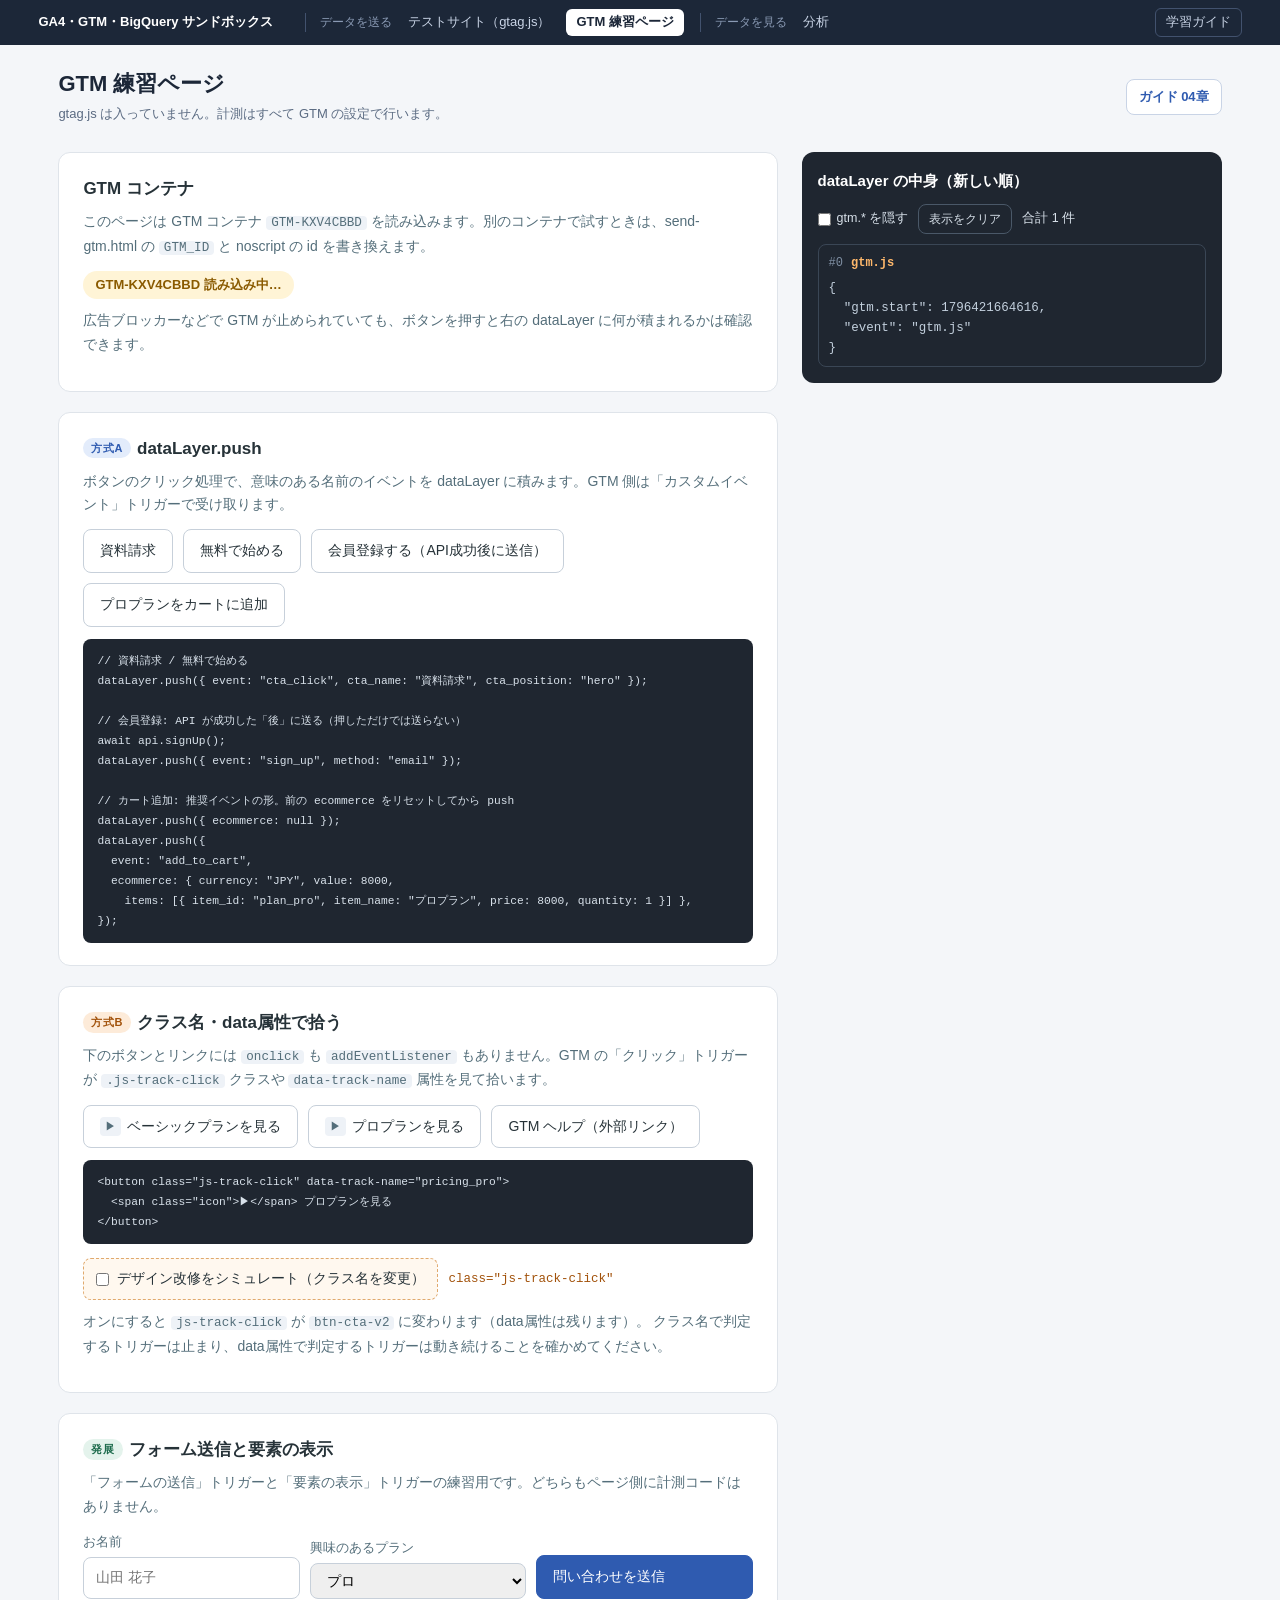
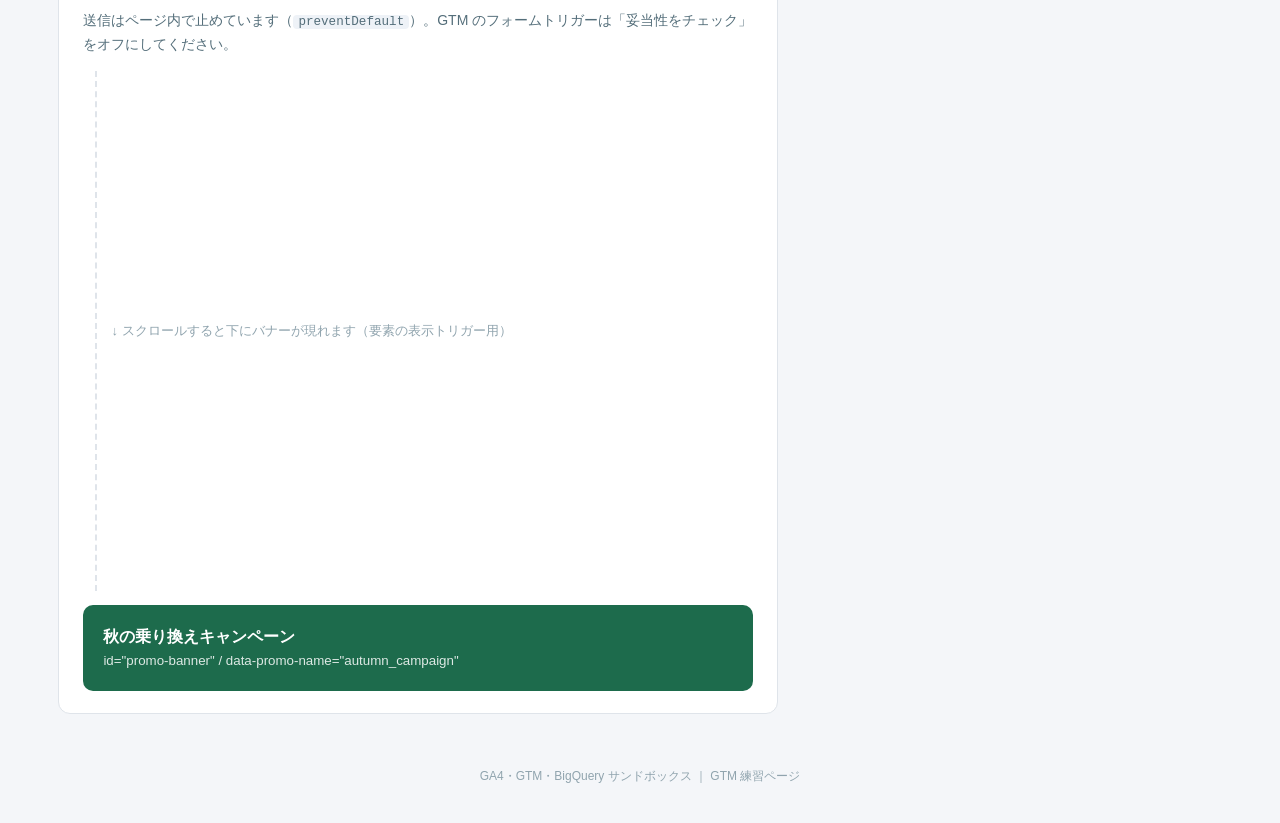
<file: send-gtm.html>
<!doctype html>
<html lang="ja">
  <head>
    <meta charset="UTF-8" />
    <meta name="viewport" content="width=device-width, initial-scale=1.0" />
    <title>GTM 練習ページ | GA4・GTM・BigQuery サンドボックス</title>

    <!-- Google Tag Manager。ID を変えるときは GTM_ID と下の noscript の id の2か所を書き換える -->
    <script>
      window.GTM_ID = "GTM-KXV4CBBD";
      (function (w, d, s, l, i) {
        w[l] = w[l] || [];
        w[l].push({ "gtm.start": new Date().getTime(), event: "gtm.js" });
        var f = d.getElementsByTagName(s)[0],
          j = d.createElement(s),
          dl = l != "dataLayer" ? "&l=" + l : "";
        j.async = true;
        j.src = "https://www.googletagmanager.com/gtm.js?id=" + i + dl;
        f.parentNode.insertBefore(j, f);
      })(window, document, "script", "dataLayer", window.GTM_ID);
    </script>
    <!-- End Google Tag Manager -->

    <style>
      * {
        box-sizing: border-box;
        margin: 0;
        padding: 0;
      }
      body {
        font-family:
          -apple-system, BlinkMacSystemFont, "Segoe UI", "Hiragino Sans",
          sans-serif;
        background: #f4f6f9;
        color: #263238;
        line-height: 1.7;
      }
      .layout {
        display: grid;
        grid-template-columns: minmax(0, 1fr) minmax(0, 420px);
        gap: 24px;
        max-width: 1240px;
        margin: 28px auto;
        padding: 0 max(16px, 3vw);
        align-items: start;
      }
      @media (max-width: 960px) {
        .layout {
          grid-template-columns: minmax(0, 1fr);
        }
      }
      .stack {
        display: flex;
        flex-direction: column;
        gap: 20px;
        min-width: 0;
      }
      .card {
        background: #fff;
        border: 1px solid #dfe4ea;
        border-radius: 12px;
        padding: 22px 24px;
        min-width: 0;
      }
      .card h2 {
        font-size: 17px;
        margin-bottom: 6px;
      }
      .card > p {
        font-size: 14px;
        color: #546e7a;
        margin-bottom: 12px;
      }
      .tag {
        display: inline-block;
        font-size: 11px;
        font-weight: 700;
        letter-spacing: 0.05em;
        padding: 1px 8px;
        border-radius: 999px;
        margin-right: 6px;
        vertical-align: 2px;
      }
      .tag-a {
        background: #e3ecfb;
        color: #2f5bb0;
      }
      .tag-b {
        background: #fdebd9;
        color: #a2520b;
      }
      .tag-c {
        background: #e4f3ec;
        color: #1d6b4c;
      }
      .row {
        display: flex;
        flex-wrap: wrap;
        gap: 10px;
        align-items: center;
      }
      button,
      .btn {
        font: inherit;
        font-size: 14px;
        padding: 9px 16px;
        border-radius: 8px;
        border: 1px solid #c7d0da;
        background: #fff;
        color: #263238;
        cursor: pointer;
        text-decoration: none;
        display: inline-flex;
        align-items: center;
        gap: 6px;
      }
      button:hover,
      .btn:hover {
        border-color: #2f5bb0;
      }
      button:focus-visible,
      .btn:focus-visible,
      input:focus-visible,
      select:focus-visible {
        outline: 2px solid #2f5bb0;
        outline-offset: 2px;
      }
      .primary {
        background: #2f5bb0;
        border-color: #2f5bb0;
        color: #fff;
      }
      .icon {
        font-size: 11px;
        background: #eef2f7;
        border-radius: 4px;
        padding: 0 5px;
        color: #546e7a;
      }
      pre {
        background: #1f2630;
        color: #d8e1ea;
        font-family: "SFMono-Regular", Menlo, monospace;
        font-size: 12.5px;
        border-radius: 8px;
        padding: 12px 14px;
        overflow-x: auto;
        margin-top: 12px;
        line-height: 1.6;
      }
      code {
        font-family: "SFMono-Regular", Menlo, monospace;
        font-size: 0.9em;
        background: #eef2f7;
        padding: 0 5px;
        border-radius: 4px;
      }
      pre code {
        background: none;
        padding: 0;
      }
      .note {
        font-size: 13px;
        color: #607d8b;
        margin-top: 10px;
      }
      .status {
        display: inline-flex;
        align-items: center;
        gap: 6px;
        font-size: 13px;
        font-weight: 700;
        padding: 3px 12px;
        border-radius: 999px;
        background: #fdecea;
        color: #b3261e;
      }
      .status.ok {
        background: #e4f3ec;
        color: #1d6b4c;
      }
      .status.wait {
        background: #fff4d6;
        color: #8a5a00;
      }
      input[type="text"],
      select {
        font: inherit;
        font-size: 14px;
        padding: 8px 12px;
        border: 1px solid #c7d0da;
        border-radius: 8px;
        min-width: 0;
      }
      .switch {
        display: inline-flex;
        gap: 8px;
        align-items: center;
        font-size: 14px;
        cursor: pointer;
        background: #fff8ef;
        border: 1px dashed #e0a96d;
        border-radius: 8px;
        padding: 8px 12px;
      }
      .class-state {
        font-size: 12.5px;
        font-family: "SFMono-Regular", Menlo, monospace;
        color: #a2520b;
      }
      form {
        display: grid;
        gap: 10px;
        grid-template-columns: repeat(auto-fit, minmax(180px, 1fr));
        align-items: end;
      }
      form label {
        display: grid;
        gap: 4px;
        font-size: 13px;
        color: #546e7a;
      }
      .spacer {
        height: 520px;
        border-left: 2px dashed #dfe4ea;
        margin: 14px 0 14px 12px;
        padding-left: 14px;
        font-size: 13px;
        color: #90a4ae;
        display: flex;
        align-items: center;
      }
      #promo-banner {
        background: #1d6b4c;
        color: #fff;
        border-radius: 10px;
        padding: 18px 20px;
        font-weight: 700;
      }
      #promo-banner small {
        display: block;
        font-weight: 400;
        opacity: 0.85;
      }

      /* dataLayer ビューア */
      .viewer {
        position: sticky;
        top: 16px;
        background: #1f2630;
        color: #d8e1ea;
        border-radius: 12px;
        padding: 16px;
        max-height: calc(100vh - 32px);
        display: flex;
        flex-direction: column;
        gap: 10px;
        min-width: 0;
      }
      @media (max-width: 960px) {
        .viewer {
          position: static;
          max-height: 520px;
        }
      }
      .viewer h2 {
        font-size: 15px;
        color: #fff;
      }
      .viewer .tools {
        display: flex;
        gap: 10px;
        align-items: center;
        flex-wrap: wrap;
        font-size: 12.5px;
      }
      .viewer .tools button {
        background: transparent;
        color: #d8e1ea;
        border-color: #4a5868;
        padding: 4px 10px;
        font-size: 12px;
      }
      .viewer .tools label {
        display: inline-flex;
        gap: 6px;
        align-items: center;
        cursor: pointer;
      }
      #dl-list {
        overflow-y: auto;
        display: flex;
        flex-direction: column;
        gap: 8px;
        min-height: 120px;
      }
      .dl-item {
        border: 1px solid #3a4655;
        border-radius: 8px;
        padding: 8px 10px;
        font-family: "SFMono-Regular", Menlo, monospace;
        font-size: 12px;
      }
      .dl-item .head {
        display: flex;
        gap: 8px;
        align-items: baseline;
        margin-bottom: 4px;
      }
      .dl-item .idx {
        color: #7f8fa3;
      }
      .dl-item .ev {
        color: #ffb86b;
        font-weight: 700;
      }
      .dl-item.custom {
        border-color: #6c9cf0;
      }
      .dl-item.custom .ev {
        color: #9cc1ff;
      }
      .dl-item pre {
        margin: 0;
        padding: 0;
        background: none;
        color: #c3d0dd;
        white-space: pre-wrap;
        word-break: break-all;
      }
      .empty {
        font-size: 13px;
        color: #7f8fa3;
      }
      footer {
        text-align: center;
        font-size: 12px;
        color: #90a4ae;
        padding: 24px 16px 40px;
      }

    </style>
    <link rel="stylesheet" href="./assets/site.css" />
  </head>
  <body>
    <!-- Google Tag Manager (noscript) -->
    <noscript
      ><iframe
        src="https://www.googletagmanager.com/ns.html?id=GTM-KXV4CBBD"
        height="0"
        width="0"
        style="display: none; visibility: hidden"
      ></iframe
    ></noscript>
    <!-- End Google Tag Manager (noscript) -->
    <div class="site-nav" role="navigation" aria-label="サイト内のページ">
      <a class="site-brand" href="./">GA4・GTM・BigQuery サンドボックス</a>
      <span class="site-group">データを送る</span>
      <a href="./send-gtag.html">テストサイト（gtag.js）</a>
      <a href="./send-gtm.html" aria-current="page">GTM 練習ページ</a>
      <span class="site-group">データを見る</span>
      <a href="./analytics.html">分析</a>
      <a class="site-guide" href="./docs/" target="_blank" rel="noopener">学習ガイド</a>
    </div>
    <header>
      <div>
        <h1>GTM 練習ページ</h1>
        <p>gtag.js は入っていません。計測はすべて GTM の設定で行います。</p>
      </div>
      <nav>
        <a href="./docs/gtm-tutorial.html" target="_blank" rel="noopener">ガイド 04章</a>
      </nav>
    </header>

    <div class="layout">
      <div class="stack">
        <!-- コンテナ設定 -->
        <section class="card" aria-labelledby="h-container">
          <h2 id="h-container">GTM コンテナ</h2>
          <p>
            このページは GTM コンテナ <code>GTM-KXV4CBBD</code> を読み込みます。別のコンテナで試すときは、send-gtm.html の
            <code>GTM_ID</code> と noscript の id を書き換えます。
          </p>
          <div class="row">
            <span id="gtm-status" class="status wait">読み込み中…</span>
          </div>
          <p class="note" id="gtm-note">
            広告ブロッカーなどで GTM が止められていても、ボタンを押すと右の dataLayer に何が積まれるかは確認できます。
          </p>
        </section>

        <!-- A: dataLayer.push -->
        <section class="card" aria-labelledby="h-a">
          <h2 id="h-a"><span class="tag tag-a">方式A</span>dataLayer.push</h2>
          <p>
            ボタンのクリック処理で、意味のある名前のイベントを dataLayer
            に積みます。GTM 側は「カスタムイベント」トリガーで受け取ります。
          </p>
          <div class="row">
            <button type="button" onclick="pushCta('資料請求', 'hero')">
              資料請求
            </button>
            <button type="button" onclick="pushCta('無料で始める', 'footer')">
              無料で始める
            </button>
            <button type="button" id="signup-btn" onclick="signUp()">
              会員登録する（API成功後に送信）
            </button>
            <button type="button" onclick="addToCart()">
              プロプランをカートに追加
            </button>
          </div>
          <pre><code>// 資料請求 / 無料で始める
dataLayer.push({ event: "cta_click", cta_name: "資料請求", cta_position: "hero" });

// 会員登録: API が成功した「後」に送る（押しただけでは送らない）
await api.signUp();
dataLayer.push({ event: "sign_up", method: "email" });

// カート追加: 推奨イベントの形。前の ecommerce をリセットしてから push
dataLayer.push({ ecommerce: null });
dataLayer.push({
  event: "add_to_cart",
  ecommerce: { currency: "JPY", value: 8000,
    items: [{ item_id: "plan_pro", item_name: "プロプラン", price: 8000, quantity: 1 }] },
});</code></pre>
        </section>

        <!-- B: クラス名・data 属性 -->
        <section class="card" aria-labelledby="h-b">
          <h2 id="h-b">
            <span class="tag tag-b">方式B</span>クラス名・data属性で拾う
          </h2>
          <p>
            下のボタンとリンクには <code>onclick</code> も
            <code>addEventListener</code> もありません。GTM
            の「クリック」トリガーが <code>.js-track-click</code> クラスや
            <code>data-track-name</code> 属性を見て拾います。
          </p>
          <div class="row" id="b-targets">
            <button
              type="button"
              class="js-track-click"
              data-track-name="pricing_basic"
            >
              <span class="icon">▶</span> ベーシックプランを見る
            </button>
            <button
              type="button"
              class="js-track-click"
              data-track-name="pricing_pro"
            >
              <span class="icon">▶</span> プロプランを見る
            </button>
            <a
              class="btn js-track-click"
              data-track-name="help_link"
              href="https://support.google.com/tagmanager"
              target="_blank"
              rel="noopener"
              >GTM ヘルプ（外部リンク）</a
            >
          </div>
          <pre><code>&lt;button class="js-track-click" data-track-name="pricing_pro"&gt;
  &lt;span class="icon"&gt;▶&lt;/span&gt; プロプランを見る
&lt;/button&gt;</code></pre>
          <div class="row" style="margin-top: 14px">
            <label class="switch">
              <input
                type="checkbox"
                id="rename-toggle"
                onchange="renameClasses(this.checked)"
              />
              デザイン改修をシミュレート（クラス名を変更）
            </label>
            <span class="class-state" id="class-state"
              >class="js-track-click"</span
            >
          </div>
          <p class="note">
            オンにすると <code>js-track-click</code> が
            <code>btn-cta-v2</code> に変わります（data属性は残ります）。
            クラス名で判定するトリガーは止まり、data属性で判定するトリガーは動き続けることを確かめてください。
          </p>
        </section>

        <!-- C: その他のトリガー -->
        <section class="card" aria-labelledby="h-c">
          <h2 id="h-c">
            <span class="tag tag-c">発展</span>フォーム送信と要素の表示
          </h2>
          <p>
            「フォームの送信」トリガーと「要素の表示」トリガーの練習用です。どちらもページ側に計測コードはありません。
          </p>
          <form id="gtm-form" onsubmit="fakeSubmit(event)">
            <label
              >お名前<input
                type="text"
                id="f-name"
                name="name"
                placeholder="山田 花子"
            /></label>
            <label
              >興味のあるプラン
              <select id="f-plan" name="plan">
                <option value="basic">ベーシック</option>
                <option value="pro" selected>プロ</option>
                <option value="enterprise">エンタープライズ</option>
              </select>
            </label>
            <button class="primary" type="submit">問い合わせを送信</button>
          </form>
          <p class="note" id="form-result">
            送信はページ内で止めています（<code>preventDefault</code>）。GTM
            のフォームトリガーは「妥当性をチェック」をオフにしてください。
          </p>
          <div class="spacer">
            ↓ スクロールすると下にバナーが現れます（要素の表示トリガー用）
          </div>
          <div id="promo-banner" data-promo-name="autumn_campaign">
            秋の乗り換えキャンペーン
            <small>id="promo-banner" / data-promo-name="autumn_campaign"</small>
          </div>
        </section>
      </div>

      <!-- dataLayer ビューア -->
      <aside class="viewer" aria-labelledby="h-viewer">
        <h2 id="h-viewer">dataLayer の中身（新しい順）</h2>
        <div class="tools">
          <label
            ><input type="checkbox" id="hide-gtm" onchange="rerender()" /> gtm.*
            を隠す</label
          >
          <button type="button" onclick="clearView()">表示をクリア</button>
          <span id="dl-count"></span>
        </div>
        <div id="dl-list">
          <p class="empty">
            ここに dataLayer に積まれたメッセージが表示されます。
          </p>
        </div>
      </aside>
    </div>

    <footer>GA4・GTM・BigQuery サンドボックス ｜ GTM 練習ページ</footer>

    <script>
      // ---- 方式A: dataLayer.push ----
      function pushCta(name, position) {
        dataLayer.push({
          event: "cta_click",
          cta_name: name,
          cta_position: position,
        });
      }

      function signUp() {
        var btn = document.getElementById("signup-btn");
        btn.disabled = true;
        btn.textContent = "登録中…";
        // 本物の API の代わりに 0.8 秒待つ
        setTimeout(function () {
          dataLayer.push({ event: "sign_up", method: "email" });
          btn.disabled = false;
          btn.textContent = "会員登録する（API成功後に送信）";
        }, 800);
      }

      function addToCart() {
        dataLayer.push({ ecommerce: null });
        dataLayer.push({
          event: "add_to_cart",
          ecommerce: {
            currency: "JPY",
            value: 8000,
            items: [
              {
                item_id: "plan_pro",
                item_name: "プロプラン",
                price: 8000,
                quantity: 1,
              },
            ],
          },
        });
      }

      // ---- 方式B: クラス名の変更（デザイン改修のシミュレーション） ----
      function renameClasses(on) {
        var from = on ? "js-track-click" : "btn-cta-v2";
        var to = on ? "btn-cta-v2" : "js-track-click";
        document.querySelectorAll("#b-targets ." + from).forEach(function (el) {
          el.classList.replace(from, to);
        });
        document.getElementById("class-state").textContent =
          'class="' + to + '"';
      }

      // ---- 発展: フォーム ----
      function fakeSubmit(e) {
        e.preventDefault();
        document.getElementById("form-result").textContent =
          "送信しました（擬似）。GTM にフォーム送信トリガーがあれば gtm.formSubmit が右に出ます。";
      }

      // ---- コンテナの読み込み状況 ----
      function renderStatus() {
        var el = document.getElementById("gtm-status");
        var loaded =
          window.google_tag_manager && window.google_tag_manager[window.GTM_ID];
        el.className = loaded ? "status ok" : "status wait";
        el.textContent = loaded
          ? window.GTM_ID + " 読み込み済み"
          : window.GTM_ID + " 読み込み中…";
        if (!loaded && (renderStatus.tries = (renderStatus.tries || 0) + 1) < 20) {
          setTimeout(renderStatus, 500);
        } else if (!loaded) {
          el.className = "status";
          el.textContent = window.GTM_ID + " を読み込めませんでした（広告ブロッカーなど）";
        }
      }

      // ---- dataLayer ビューア ----
      // GTM は dataLayer.push を差し替えるので、push をフックせず配列の長さを監視する
      var shownFrom = 0;
      var entries = [];

      function describeEl(el) {
        var s = el.tagName.toLowerCase();
        if (el.id) s += "#" + el.id;
        if (el.classList && el.classList.length)
          s += "." + Array.from(el.classList).join(".");
        var name = el.getAttribute && el.getAttribute("data-track-name");
        if (name) s += '[data-track-name="' + name + '"]';
        return "<" + s + ">";
      }

      function safeJson(obj) {
        var seen = new WeakSet();
        return JSON.stringify(
          obj,
          function (k, v) {
            if (typeof Element !== "undefined" && v instanceof Element)
              return describeEl(v);
            if (typeof v === "function") return "ƒ()";
            if (Object.prototype.toString.call(v) === "[object Arguments]")
              return Array.from(v);
            if (v && typeof v === "object") {
              if (seen.has(v)) return "[循環参照]";
              seen.add(v);
            }
            return v;
          },
          2,
        );
      }

      function poll() {
        while (entries.length < dataLayer.length) {
          var i = entries.length;
          var msg = dataLayer[i];
          var ev =
            msg && typeof msg === "object" && "event" in msg
              ? String(msg.event)
              : "(event なし)";
          var text;
          try {
            text = safeJson(msg);
          } catch (e) {
            text = String(msg);
          }
          entries.push({ i: i, ev: ev, text: text });
        }
        if (entries.length !== renderedCount) rerender();
      }

      var renderedCount = -1;
      function rerender() {
        var hide = document.getElementById("hide-gtm").checked;
        var list = document.getElementById("dl-list");
        var items = entries.filter(function (e) {
          return e.i >= shownFrom && !(hide && e.ev.indexOf("gtm.") === 0);
        });
        renderedCount = entries.length;
        document.getElementById("dl-count").textContent =
          "合計 " + dataLayer.length + " 件";
        if (!items.length) {
          list.innerHTML =
            '<p class="empty">ここに dataLayer に積まれたメッセージが表示されます。</p>';
          return;
        }
        list.innerHTML = "";
        items
          .slice(-150)
          .reverse()
          .forEach(function (e) {
            var div = document.createElement("div");
            var custom = e.ev.indexOf("gtm.") !== 0 && e.ev !== "(event なし)";
            div.className = "dl-item" + (custom ? " custom" : "");
            var head = document.createElement("div");
            head.className = "head";
            head.innerHTML =
              '<span class="idx">#' + e.i + '</span><span class="ev"></span>';
            head.querySelector(".ev").textContent = e.ev;
            var pre = document.createElement("pre");
            pre.textContent = e.text;
            div.appendChild(head);
            div.appendChild(pre);
            list.appendChild(div);
          });
      }

      function clearView() {
        shownFrom = dataLayer.length;
        rerender();
      }

      renderStatus();
      poll();
      setInterval(poll, 250);
    </script>
  </body>
</html>
</file>
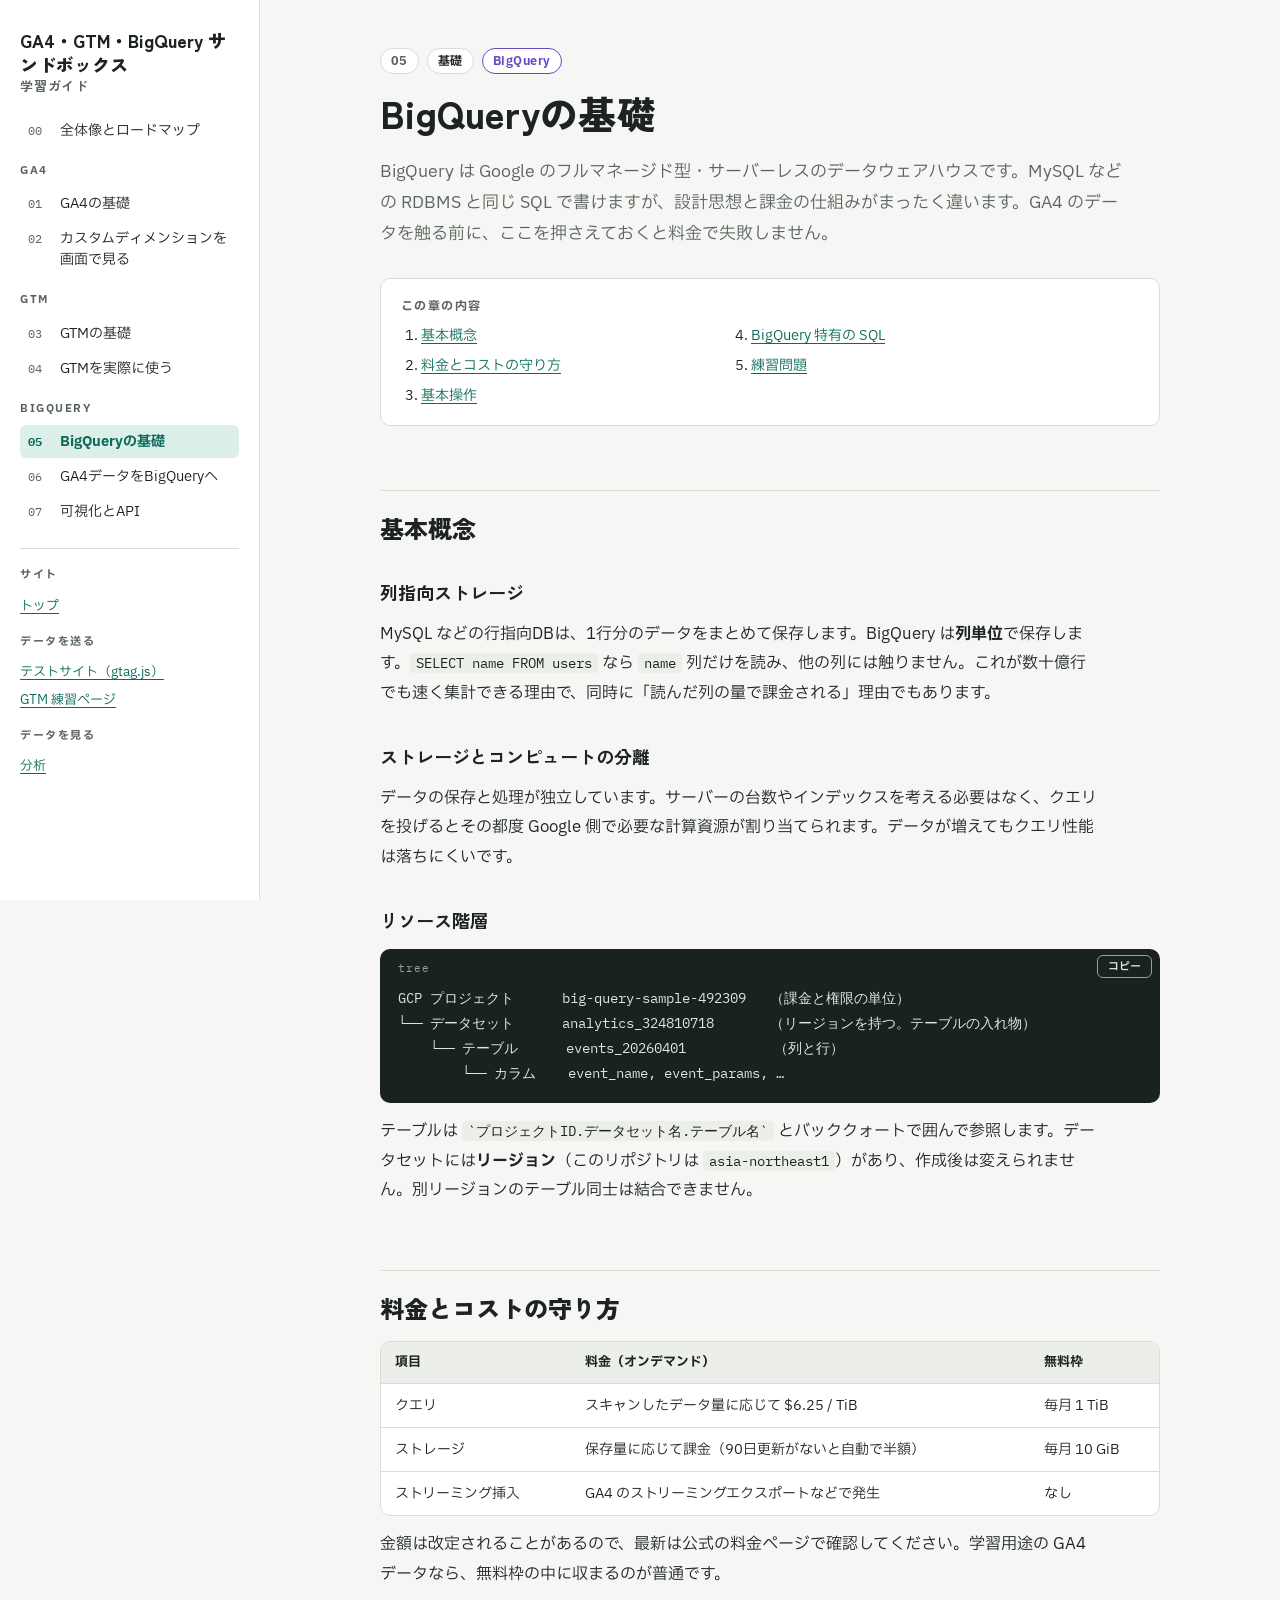
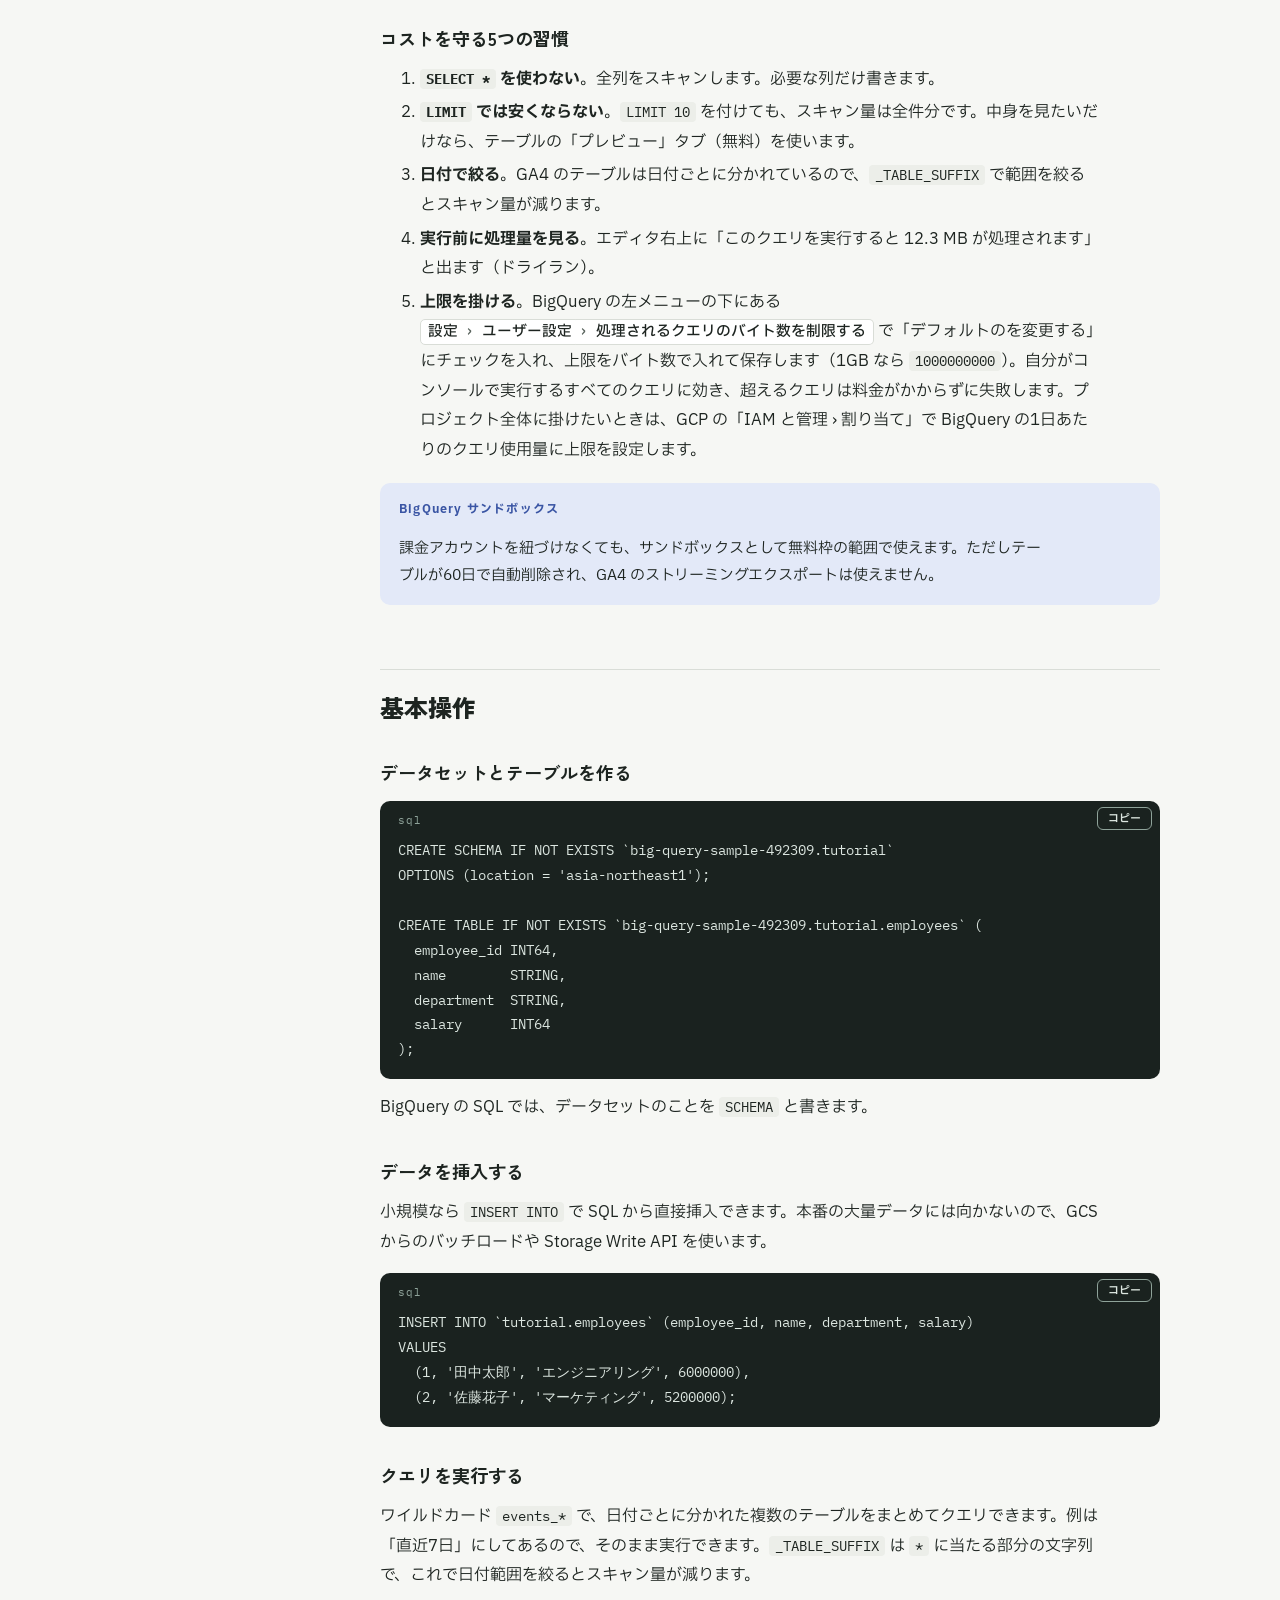
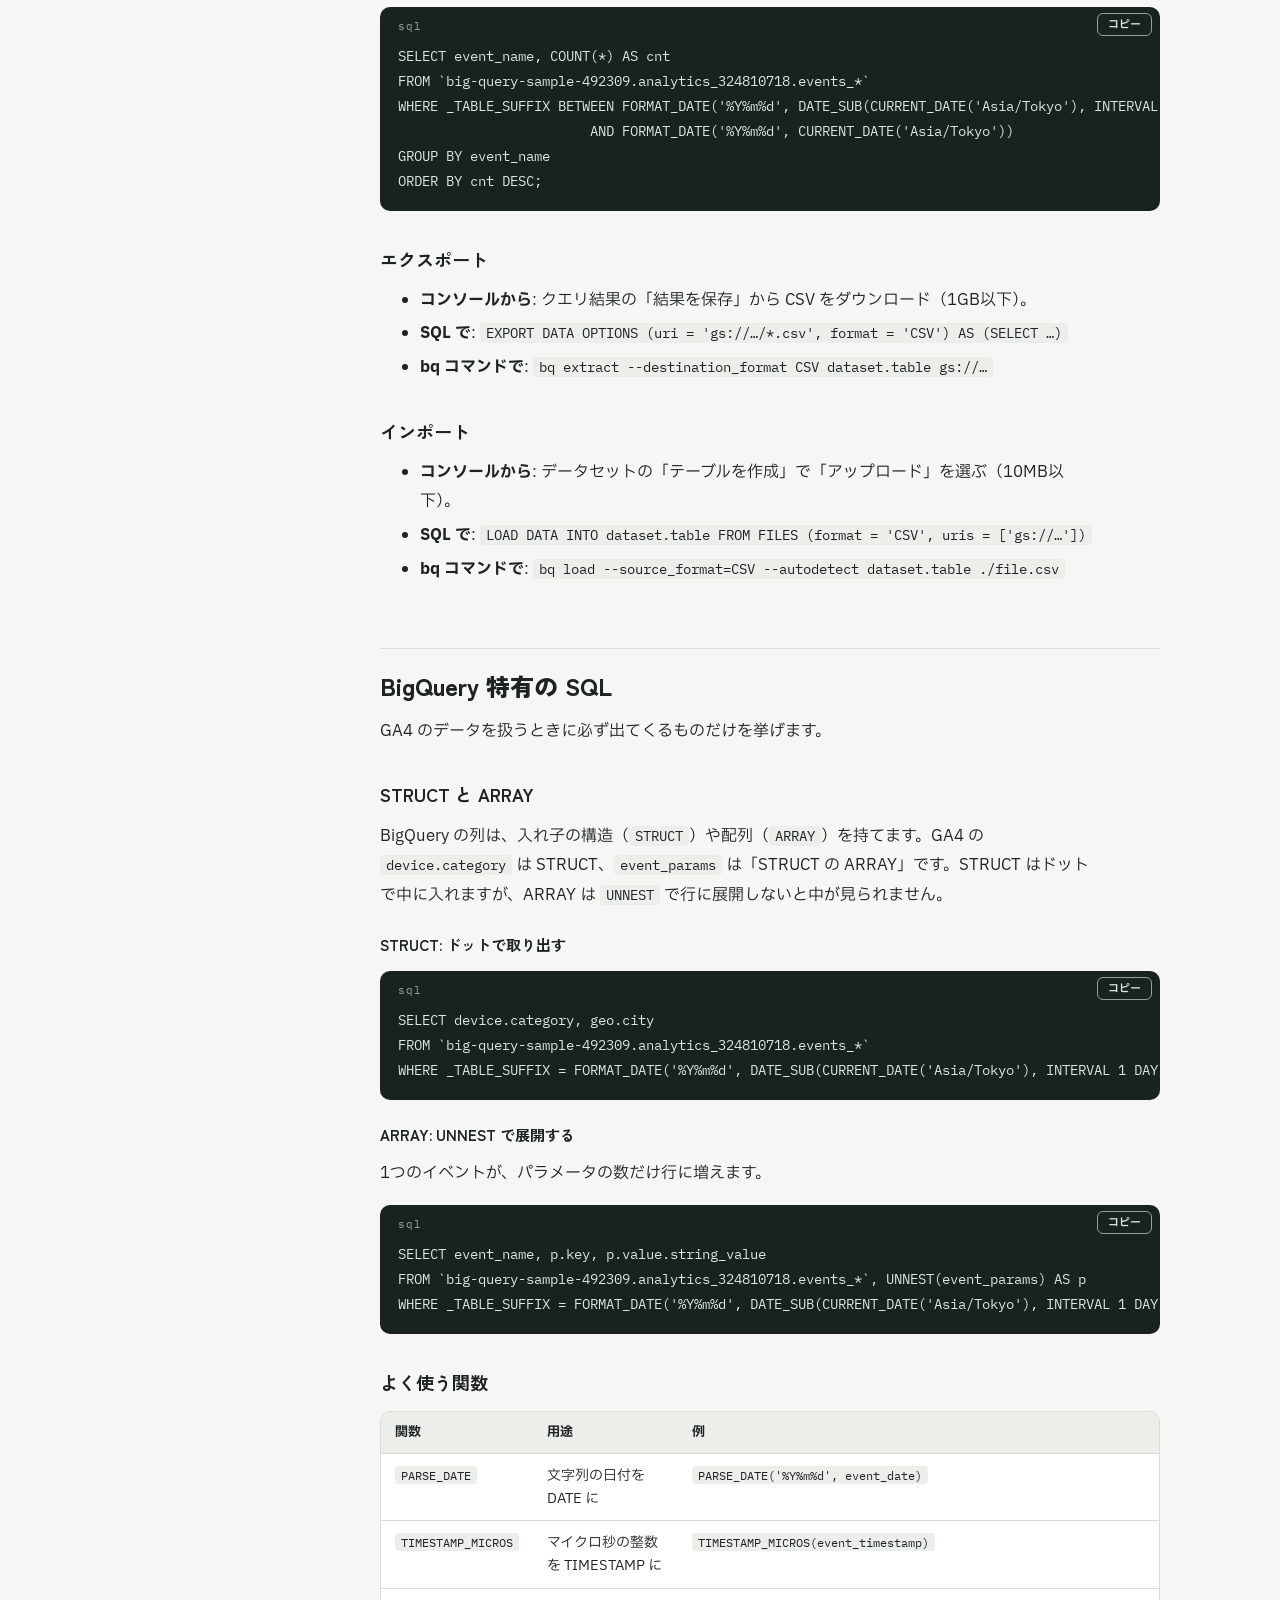
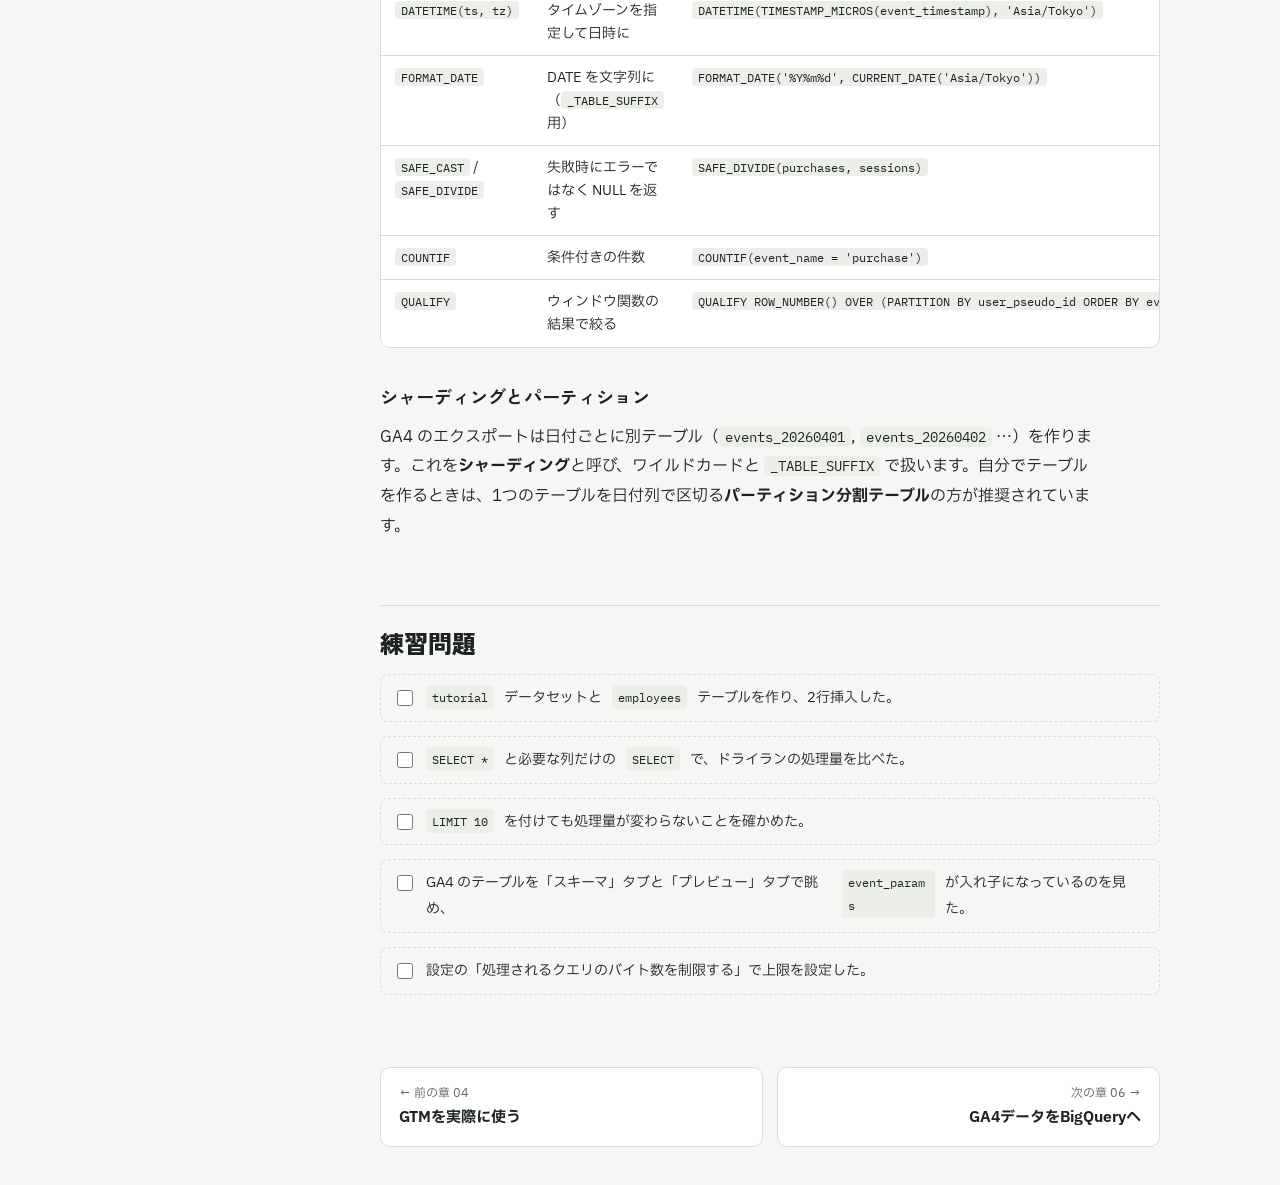
<file: docs/bigquery-basics.html>
<!doctype html>
<html lang="ja">
<head>
<meta charset="UTF-8" />
<meta name="viewport" content="width=device-width, initial-scale=1.0, viewport-fit=cover" />
<title>05 BigQueryの基礎 | GA4・GTM・BigQuery サンドボックス</title>
<meta name="claude:viewport-fit-sides" content="cover" />
<link rel="preconnect" href="https://fonts.googleapis.com" />
<link rel="preconnect" href="https://fonts.gstatic.com" crossorigin />
<link rel="stylesheet" href="https://fonts.googleapis.com/css2?family=IBM+Plex+Mono:wght@400;500&family=IBM+Plex+Sans+JP:wght@400;500;700&family=Zen+Kaku+Gothic+New:wght@700;900&display=swap" />
<link rel="stylesheet" href="assets/guide.css" />
</head>
<body>
<div class="shell" data-page-id="bigquery-basics">
<aside class="side">
<a class="brand" href="index.html">GA4・GTM・BigQuery サンドボックス<small>学習ガイド</small></a>
<nav class="chapters" aria-label="章">
<a data-page="index" href="index.html"><span class="no">00</span><span>全体像とロードマップ</span></a>
<p class="group">GA4</p>
<a data-page="ga4-basics" href="ga4-basics.html"><span class="no">01</span><span>GA4の基礎</span></a>
<a data-page="ga4-custom-dimensions" href="ga4-custom-dimensions.html"><span class="no">02</span><span>カスタムディメンションを画面で見る</span></a>
<p class="group">GTM</p>
<a data-page="gtm-basics" href="gtm-basics.html"><span class="no">03</span><span>GTMの基礎</span></a>
<a data-page="gtm-tutorial" href="gtm-tutorial.html"><span class="no">04</span><span>GTMを実際に使う</span></a>
<p class="group">BigQuery</p>
<a data-page="bigquery-basics" href="bigquery-basics.html"><span class="no">05</span><span>BigQueryの基礎</span></a>
<a data-page="bigquery-export" href="bigquery-export.html"><span class="no">06</span><span>GA4データをBigQueryへ</span></a>
<a data-page="visualize" href="visualize.html"><span class="no">07</span><span>可視化とAPI</span></a>
</nav>
<div class="side-links"><p>サイト</p><a href="https://syamozipc.github.io/GA4_GTM_BigQuery_sandbox/">トップ</a><p>データを送る</p><a href="https://syamozipc.github.io/GA4_GTM_BigQuery_sandbox/send-gtag.html">テストサイト（gtag.js）</a><a href="https://syamozipc.github.io/GA4_GTM_BigQuery_sandbox/send-gtm.html">GTM 練習ページ</a><p>データを見る</p><a href="https://syamozipc.github.io/GA4_GTM_BigQuery_sandbox/analytics.html">分析</a></div>
</aside>
<main>
<div class="content">
<div class="kicker"><span class="chip">05</span><span class="chip kind-basic">基礎</span><span class="chip t-bq">BigQuery</span></div>
<h1>BigQueryの基礎</h1>
<p class="lead">BigQuery は Google のフルマネージド型・サーバーレスのデータウェアハウスです。MySQL などの RDBMS と同じ SQL で書けますが、設計思想と課金の仕組みがまったく違います。GA4 のデータを触る前に、ここを押さえておくと料金で失敗しません。</p>

<div class="toc"><p>この章の内容</p><ol>
<li><a href="#concept">基本概念</a></li>
<li><a href="#pricing">料金とコストの守り方</a></li>
<li><a href="#ops">基本操作</a></li>
<li><a href="#sql">BigQuery 特有の SQL</a></li>
<li><a href="#practice">練習問題</a></li>
</ol></div>

<h2 id="concept">基本概念</h2>
<h3>列指向ストレージ</h3>
<p>MySQL などの行指向DBは、1行分のデータをまとめて保存します。BigQuery は<strong>列単位</strong>で保存します。<code>SELECT name FROM users</code> なら <code>name</code> 列だけを読み、他の列には触りません。これが数十億行でも速く集計できる理由で、同時に「読んだ列の量で課金される」理由でもあります。</p>

<h3>ストレージとコンピュートの分離</h3>
<p>データの保存と処理が独立しています。サーバーの台数やインデックスを考える必要はなく、クエリを投げるとその都度 Google 側で必要な計算資源が割り当てられます。データが増えてもクエリ性能は落ちにくいです。</p>

<h3>リソース階層</h3>
<pre data-lang="tree"><code>GCP プロジェクト      big-query-sample-492309   （課金と権限の単位）
└── データセット      analytics_324810718       （リージョンを持つ。テーブルの入れ物）
    └── テーブル      events_20260401           （列と行）
        └── カラム    event_name, event_params, …</code></pre>
<p>テーブルは <code>`プロジェクトID.データセット名.テーブル名`</code> とバッククォートで囲んで参照します。データセットには<strong>リージョン</strong>（このリポジトリは <code>asia-northeast1</code>）があり、作成後は変えられません。別リージョンのテーブル同士は結合できません。</p>

<h2 id="pricing">料金とコストの守り方</h2>
<div class="table-wrap"><table>
<thead><tr><th>項目</th><th>料金（オンデマンド）</th><th>無料枠</th></tr></thead>
<tbody>
<tr><td>クエリ</td><td>スキャンしたデータ量に応じて $6.25 / TiB</td><td>毎月 1 TiB</td></tr>
<tr><td>ストレージ</td><td>保存量に応じて課金（90日更新がないと自動で半額）</td><td>毎月 10 GiB</td></tr>
<tr><td>ストリーミング挿入</td><td>GA4 のストリーミングエクスポートなどで発生</td><td>なし</td></tr>
</tbody></table></div>
<p>金額は改定されることがあるので、最新は公式の料金ページで確認してください。学習用途の GA4 データなら、無料枠の中に収まるのが普通です。</p>

<h3>コストを守る5つの習慣</h3>
<ol>
<li><strong><code>SELECT *</code> を使わない</strong>。全列をスキャンします。必要な列だけ書きます。</li>
<li><strong><code>LIMIT</code> では安くならない</strong>。<code>LIMIT 10</code> を付けても、スキャン量は全件分です。中身を見たいだけなら、テーブルの「プレビュー」タブ（無料）を使います。</li>
<li><strong>日付で絞る</strong>。GA4 のテーブルは日付ごとに分かれているので、<code>_TABLE_SUFFIX</code> で範囲を絞るとスキャン量が減ります。</li>
<li><strong>実行前に処理量を見る</strong>。エディタ右上に「このクエリを実行すると 12.3 MB が処理されます」と出ます（ドライラン）。</li>
<li><strong>上限を掛ける</strong>。BigQuery の左メニューの下にある <span class="ui-path"><span>設定</span><span>ユーザー設定</span><span>処理されるクエリのバイト数を制限する</span></span> で「デフォルトのを変更する」にチェックを入れ、上限をバイト数で入れて保存します（1GB なら <code>1000000000</code>）。自分がコンソールで実行するすべてのクエリに効き、超えるクエリは料金がかからずに失敗します。プロジェクト全体に掛けたいときは、GCP の「IAM と管理 › 割り当て」で BigQuery の1日あたりのクエリ使用量に上限を設定します。</li>
</ol>

<div class="callout tip"><span class="label">BigQuery サンドボックス</span>
<p>課金アカウントを紐づけなくても、サンドボックスとして無料枠の範囲で使えます。ただしテーブルが60日で自動削除され、GA4 のストリーミングエクスポートは使えません。</p></div>

<h2 id="ops">基本操作</h2>
<h3>データセットとテーブルを作る</h3>
<pre data-lang="sql"><code>CREATE SCHEMA IF NOT EXISTS `big-query-sample-492309.tutorial`
OPTIONS (location = 'asia-northeast1');

CREATE TABLE IF NOT EXISTS `big-query-sample-492309.tutorial.employees` (
  employee_id INT64,
  name        STRING,
  department  STRING,
  salary      INT64
);</code></pre>
<p>BigQuery の SQL では、データセットのことを <code>SCHEMA</code> と書きます。</p>

<h3>データを挿入する</h3>
<p>小規模なら <code>INSERT INTO</code> で SQL から直接挿入できます。本番の大量データには向かないので、GCS からのバッチロードや Storage Write API を使います。</p>
<pre data-lang="sql"><code>INSERT INTO `tutorial.employees` (employee_id, name, department, salary)
VALUES
  (1, '田中太郎', 'エンジニアリング', 6000000),
  (2, '佐藤花子', 'マーケティング', 5200000);</code></pre>

<h3>クエリを実行する</h3>
<p>ワイルドカード <code>events_*</code> で、日付ごとに分かれた複数のテーブルをまとめてクエリできます。例は「直近7日」にしてあるので、そのまま実行できます。<code>_TABLE_SUFFIX</code> は <code>*</code> に当たる部分の文字列で、これで日付範囲を絞るとスキャン量が減ります。</p>
<pre data-lang="sql"><code>SELECT event_name, COUNT(*) AS cnt
FROM `big-query-sample-492309.analytics_324810718.events_*`
WHERE _TABLE_SUFFIX BETWEEN FORMAT_DATE('%Y%m%d', DATE_SUB(CURRENT_DATE('Asia/Tokyo'), INTERVAL 7 DAY))
                        AND FORMAT_DATE('%Y%m%d', CURRENT_DATE('Asia/Tokyo'))
GROUP BY event_name
ORDER BY cnt DESC;</code></pre>

<h3>エクスポート</h3>
<ul>
<li><strong>コンソールから</strong>: クエリ結果の「結果を保存」から CSV をダウンロード（1GB以下）。</li>
<li><strong>SQL で</strong>: <code>EXPORT DATA OPTIONS (uri = 'gs://…/*.csv', format = 'CSV') AS (SELECT …)</code></li>
<li><strong>bq コマンドで</strong>: <code>bq extract --destination_format CSV dataset.table gs://…</code></li>
</ul>

<h3>インポート</h3>
<ul>
<li><strong>コンソールから</strong>: データセットの「テーブルを作成」で「アップロード」を選ぶ（10MB以下）。</li>
<li><strong>SQL で</strong>: <code>LOAD DATA INTO dataset.table FROM FILES (format = 'CSV', uris = ['gs://…'])</code></li>
<li><strong>bq コマンドで</strong>: <code>bq load --source_format=CSV --autodetect dataset.table ./file.csv</code></li>
</ul>

<h2 id="sql">BigQuery 特有の SQL</h2>
<p>GA4 のデータを扱うときに必ず出てくるものだけを挙げます。</p>

<h3>STRUCT と ARRAY</h3>
<p>BigQuery の列は、入れ子の構造（<code>STRUCT</code>）や配列（<code>ARRAY</code>）を持てます。GA4 の <code>device.category</code> は STRUCT、<code>event_params</code> は「STRUCT の ARRAY」です。STRUCT はドットで中に入れますが、ARRAY は <code>UNNEST</code> で行に展開しないと中が見られません。</p>
<h4>STRUCT: ドットで取り出す</h4>
<pre data-lang="sql"><code>SELECT device.category, geo.city
FROM `big-query-sample-492309.analytics_324810718.events_*`
WHERE _TABLE_SUFFIX = FORMAT_DATE('%Y%m%d', DATE_SUB(CURRENT_DATE('Asia/Tokyo'), INTERVAL 1 DAY));  <span class="c">-- 昨日</span></code></pre>
<h4>ARRAY: UNNEST で展開する</h4>
<p>1つのイベントが、パラメータの数だけ行に増えます。</p>
<pre data-lang="sql"><code>SELECT event_name, p.key, p.value.string_value
FROM `big-query-sample-492309.analytics_324810718.events_*`, UNNEST(event_params) AS p
WHERE _TABLE_SUFFIX = FORMAT_DATE('%Y%m%d', DATE_SUB(CURRENT_DATE('Asia/Tokyo'), INTERVAL 1 DAY));  <span class="c">-- 昨日</span></code></pre>

<h3>よく使う関数</h3>
<div class="table-wrap"><table>
<thead><tr><th>関数</th><th>用途</th><th>例</th></tr></thead>
<tbody>
<tr><td><code>PARSE_DATE</code></td><td>文字列の日付を DATE に</td><td><code>PARSE_DATE('%Y%m%d', event_date)</code></td></tr>
<tr><td><code>TIMESTAMP_MICROS</code></td><td>マイクロ秒の整数を TIMESTAMP に</td><td><code>TIMESTAMP_MICROS(event_timestamp)</code></td></tr>
<tr><td><code>DATETIME(ts, tz)</code></td><td>タイムゾーンを指定して日時に</td><td><code>DATETIME(TIMESTAMP_MICROS(event_timestamp), 'Asia/Tokyo')</code></td></tr>
<tr><td><code>FORMAT_DATE</code></td><td>DATE を文字列に（<code>_TABLE_SUFFIX</code> 用）</td><td><code>FORMAT_DATE('%Y%m%d', CURRENT_DATE('Asia/Tokyo'))</code></td></tr>
<tr><td><code>SAFE_CAST</code> / <code>SAFE_DIVIDE</code></td><td>失敗時にエラーではなく NULL を返す</td><td><code>SAFE_DIVIDE(purchases, sessions)</code></td></tr>
<tr><td><code>COUNTIF</code></td><td>条件付きの件数</td><td><code>COUNTIF(event_name = 'purchase')</code></td></tr>
<tr><td><code>QUALIFY</code></td><td>ウィンドウ関数の結果で絞る</td><td><code>QUALIFY ROW_NUMBER() OVER (PARTITION BY user_pseudo_id ORDER BY event_timestamp) = 1</code></td></tr>
</tbody></table></div>

<h3>シャーディングとパーティション</h3>
<p>GA4 のエクスポートは日付ごとに別テーブル（<code>events_20260401</code>, <code>events_20260402</code> …）を作ります。これを<strong>シャーディング</strong>と呼び、ワイルドカードと <code>_TABLE_SUFFIX</code> で扱います。自分でテーブルを作るときは、1つのテーブルを日付列で区切る<strong>パーティション分割テーブル</strong>の方が推奨されています。</p>

<h2 id="practice">練習問題</h2>
<label class="check"><input type="checkbox" id="bq-dataset"> <code>tutorial</code> データセットと <code>employees</code> テーブルを作り、2行挿入した。</label>
<label class="check"><input type="checkbox" id="bq-dryrun"> <code>SELECT *</code> と必要な列だけの <code>SELECT</code> で、ドライランの処理量を比べた。</label>
<label class="check"><input type="checkbox" id="bq-limit"> <code>LIMIT 10</code> を付けても処理量が変わらないことを確かめた。</label>
<label class="check"><input type="checkbox" id="bq-preview"> GA4 のテーブルを「スキーマ」タブと「プレビュー」タブで眺め、<code>event_params</code> が入れ子になっているのを見た。</label>
<label class="check"><input type="checkbox" id="bq-cap"> 設定の「処理されるクエリのバイト数を制限する」で上限を設定した。</label>
<nav class="pager" aria-label="前後の章">
<a class="prev" href="gtm-tutorial.html"><small>← 前の章 04</small>GTMを実際に使う</a>
<a class="next" href="bigquery-export.html"><small>次の章 06 →</small>GA4データをBigQueryへ</a>
</nav>
</div>
</main>
</div>
<script src="assets/guide.js"></script>
</body>
</html>
</file>
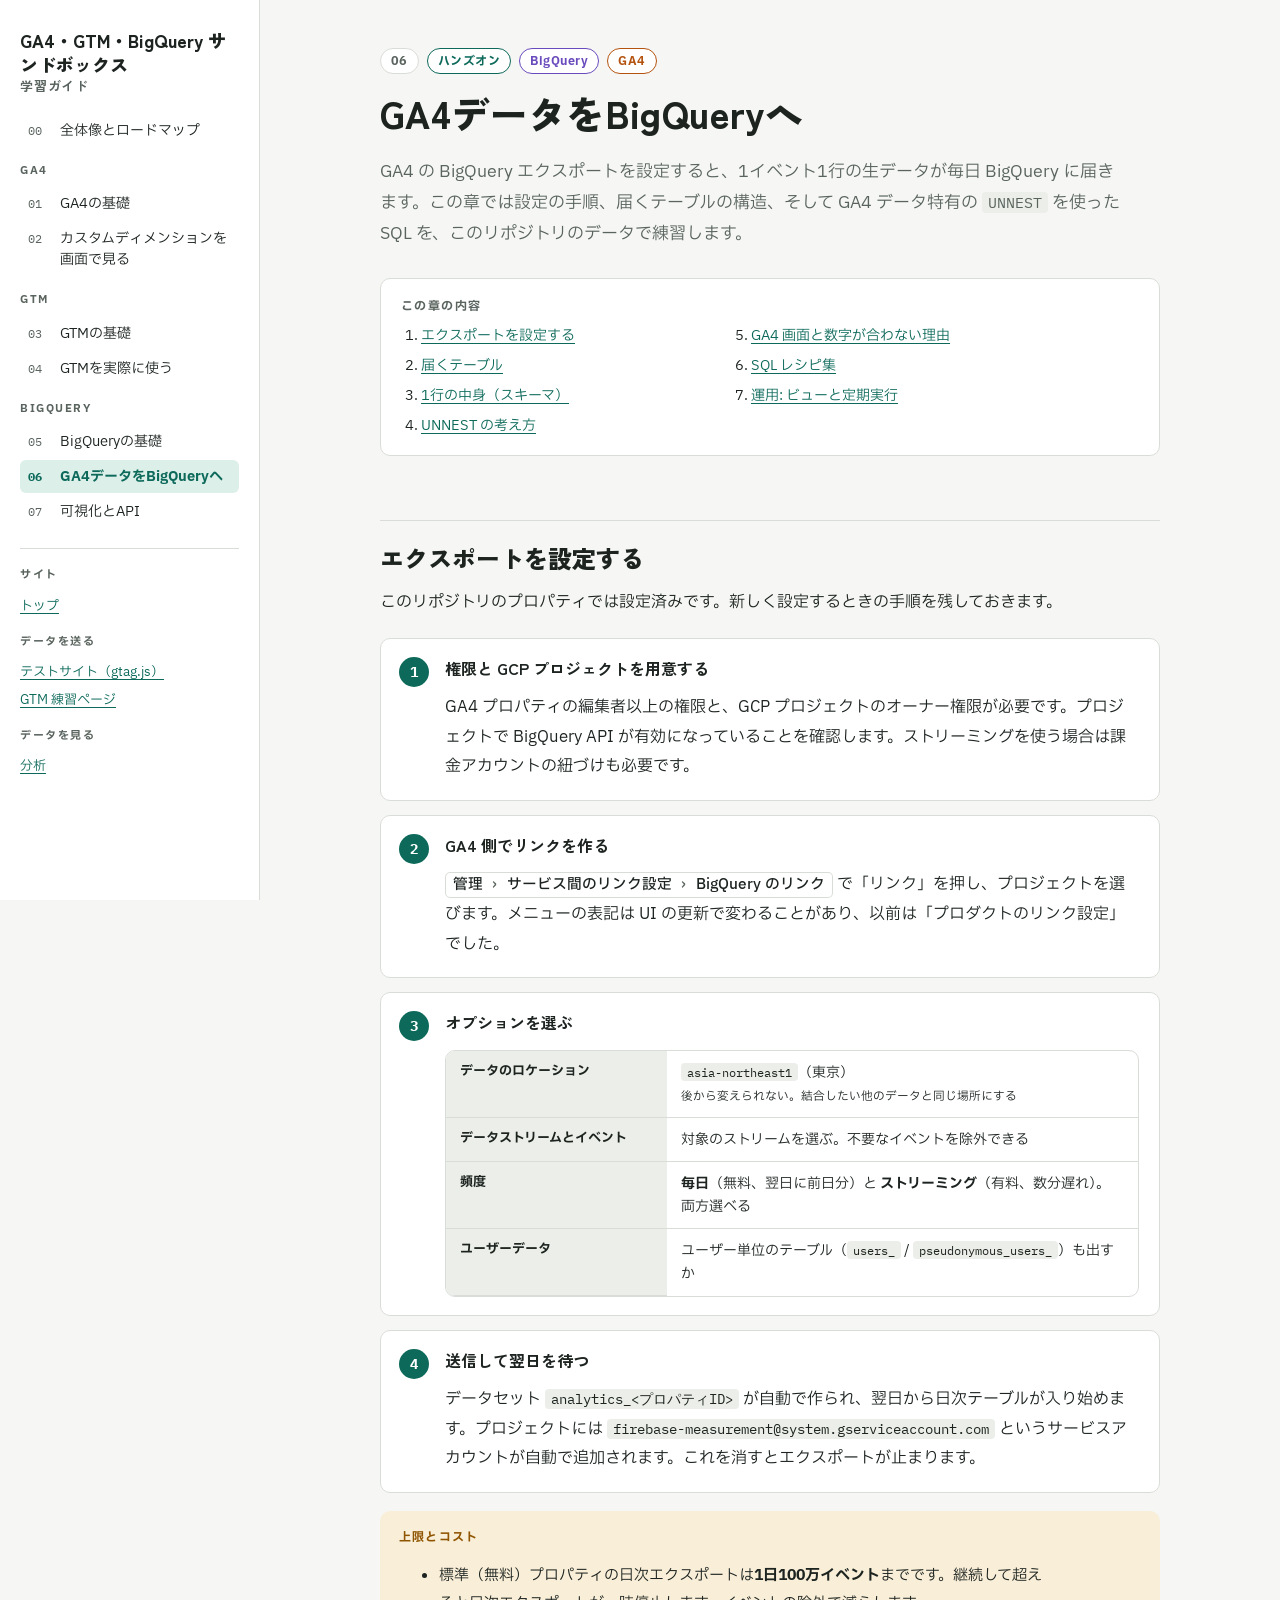
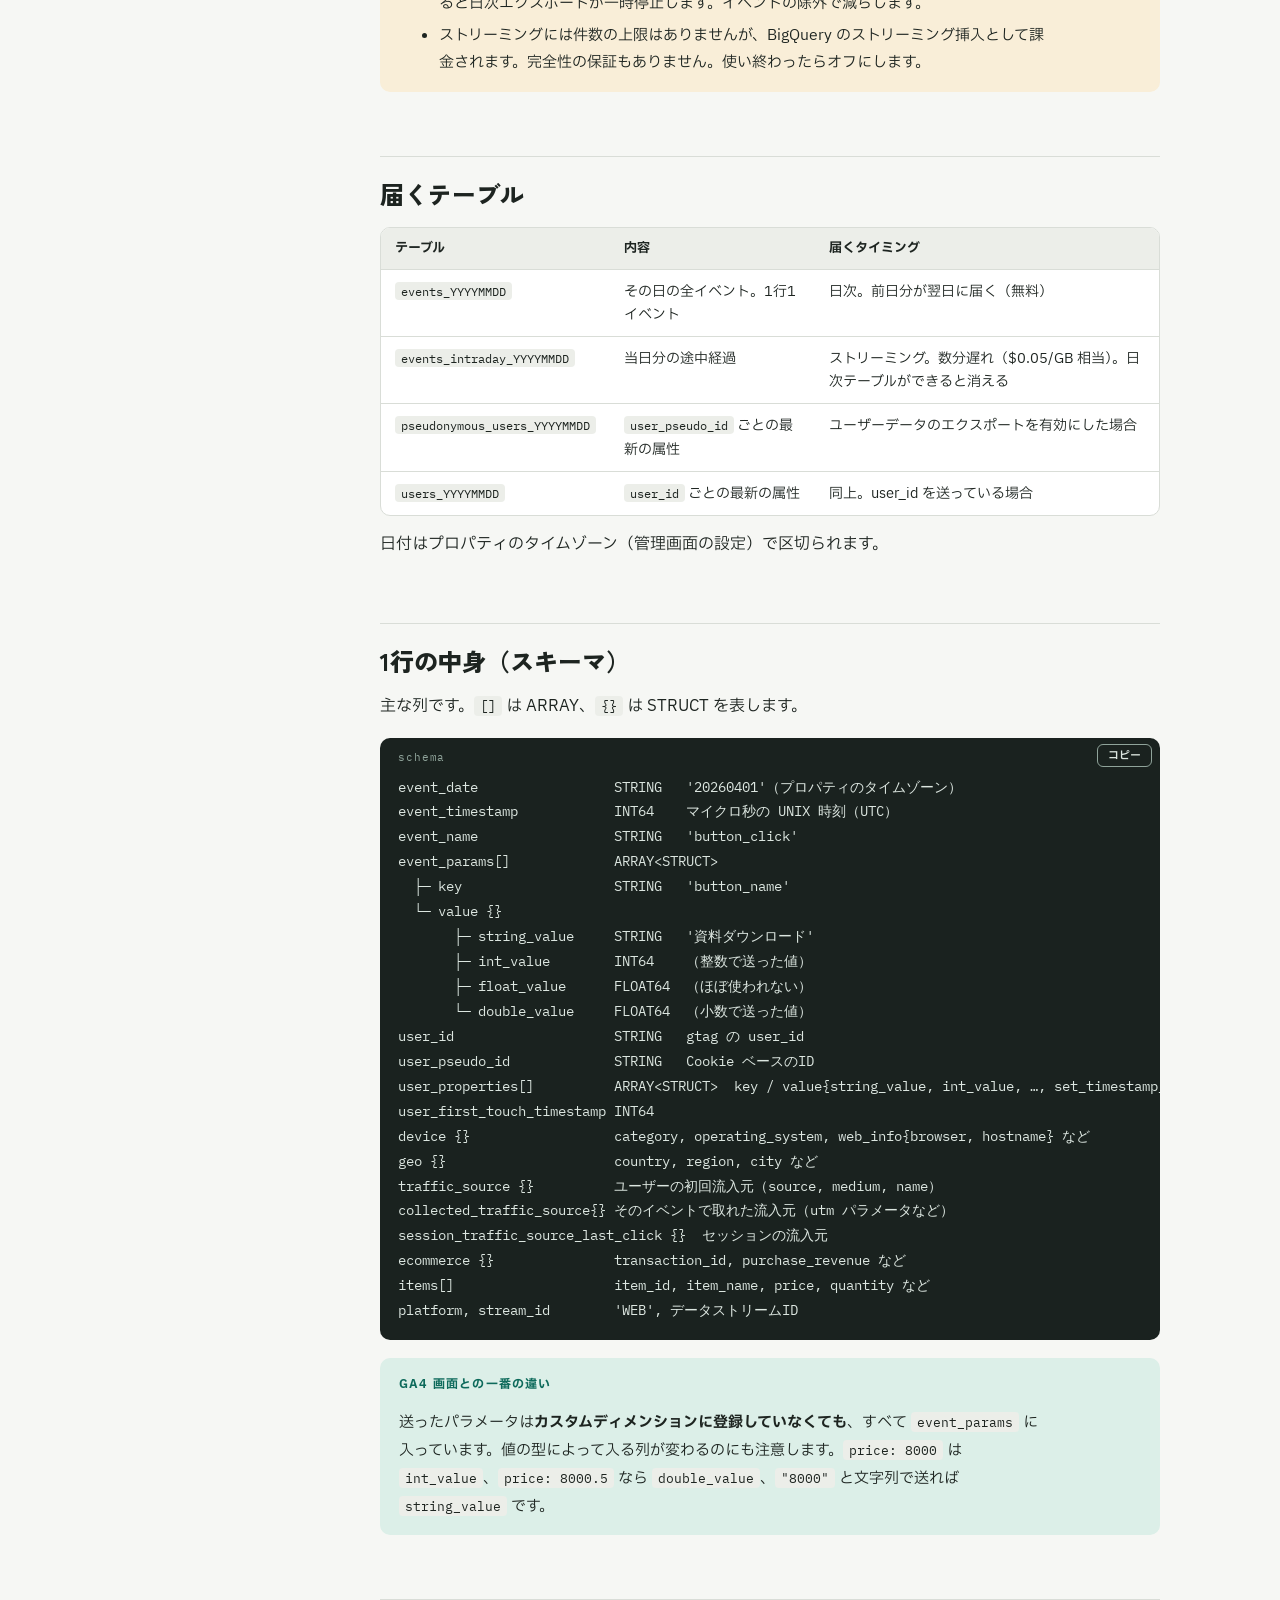
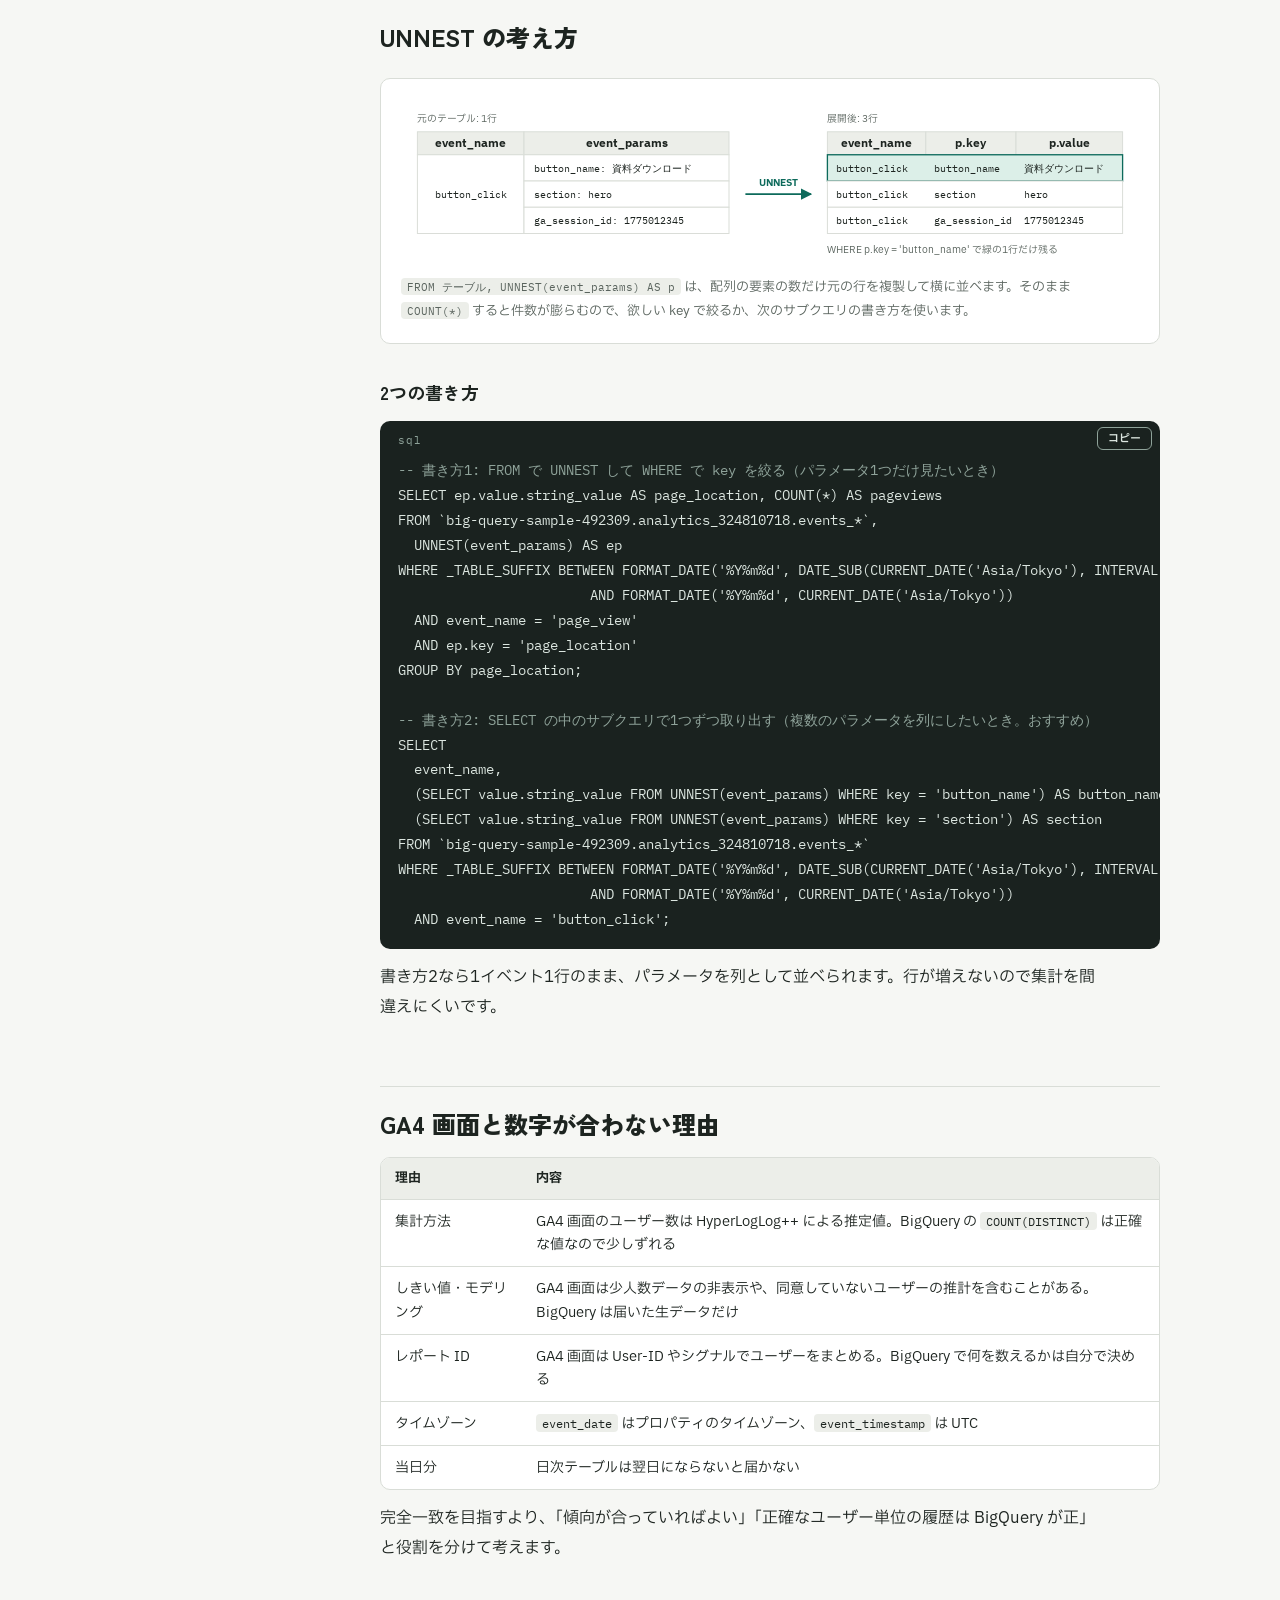
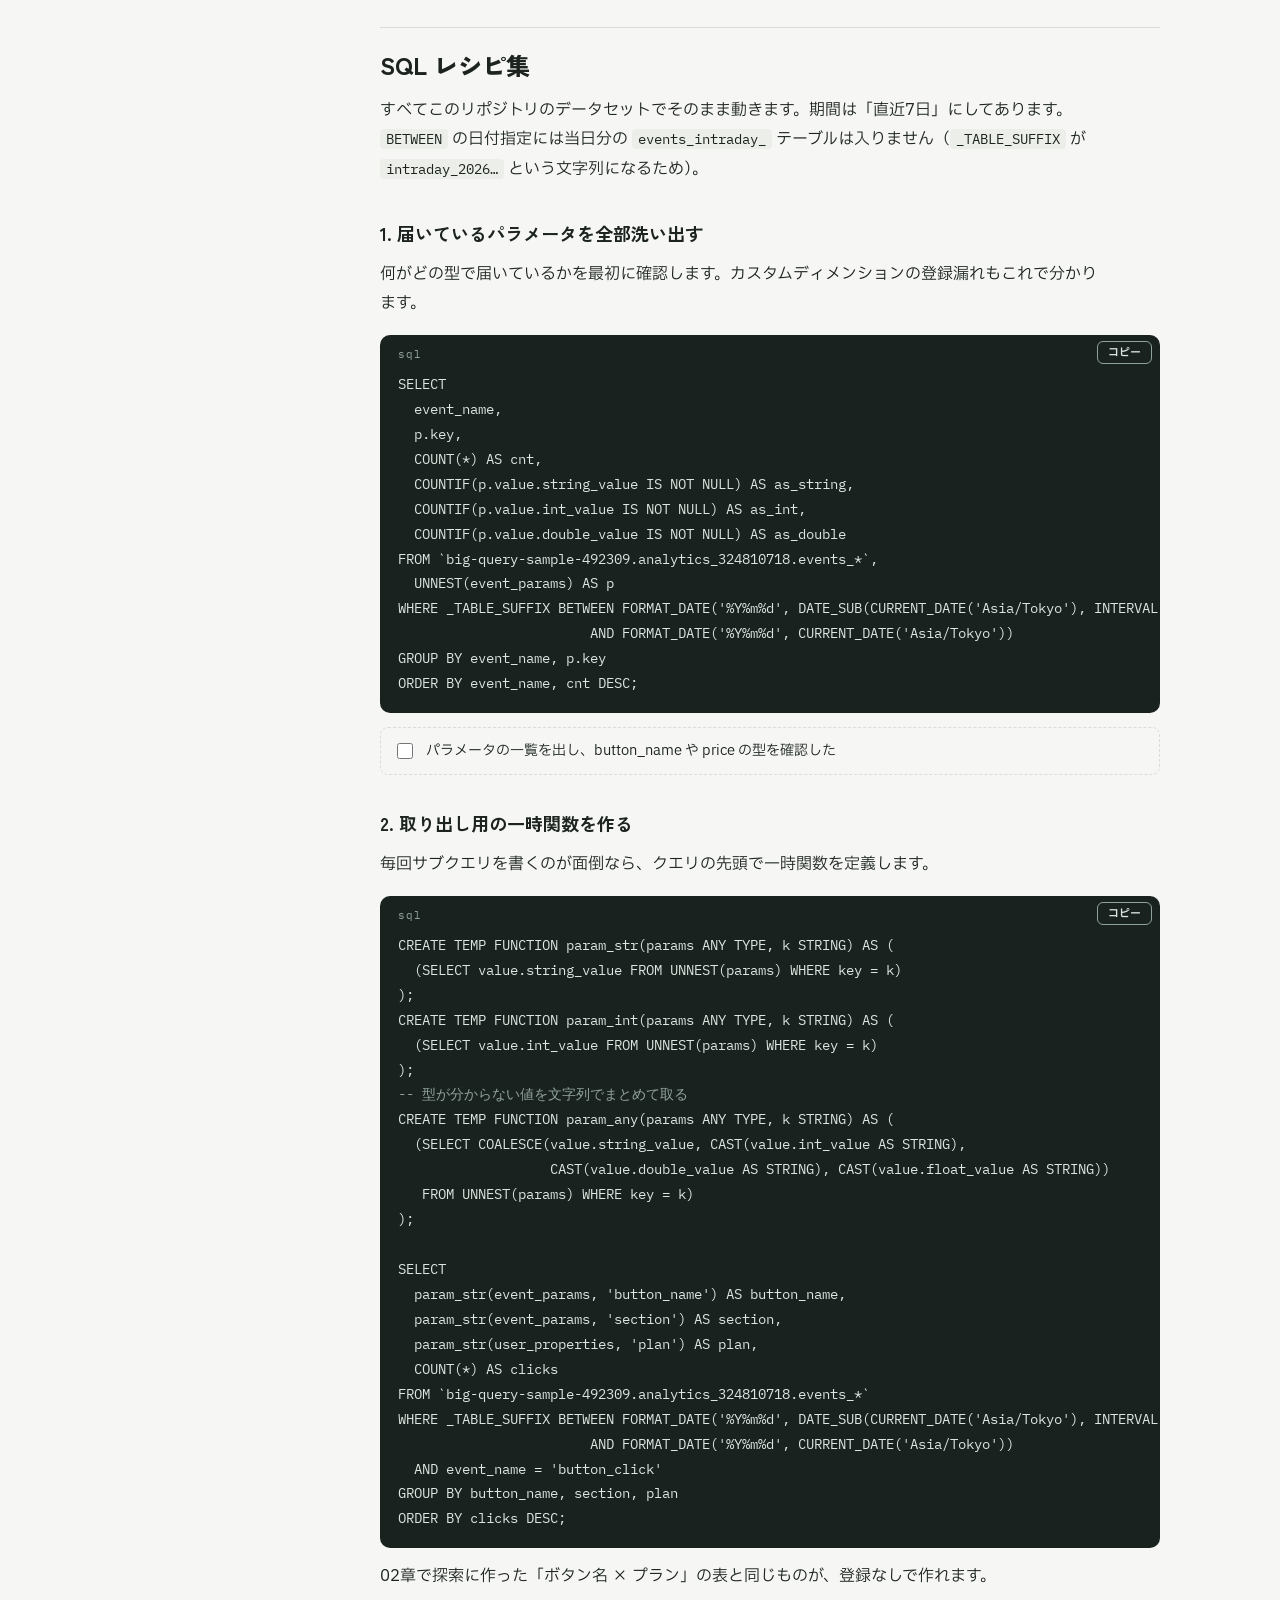
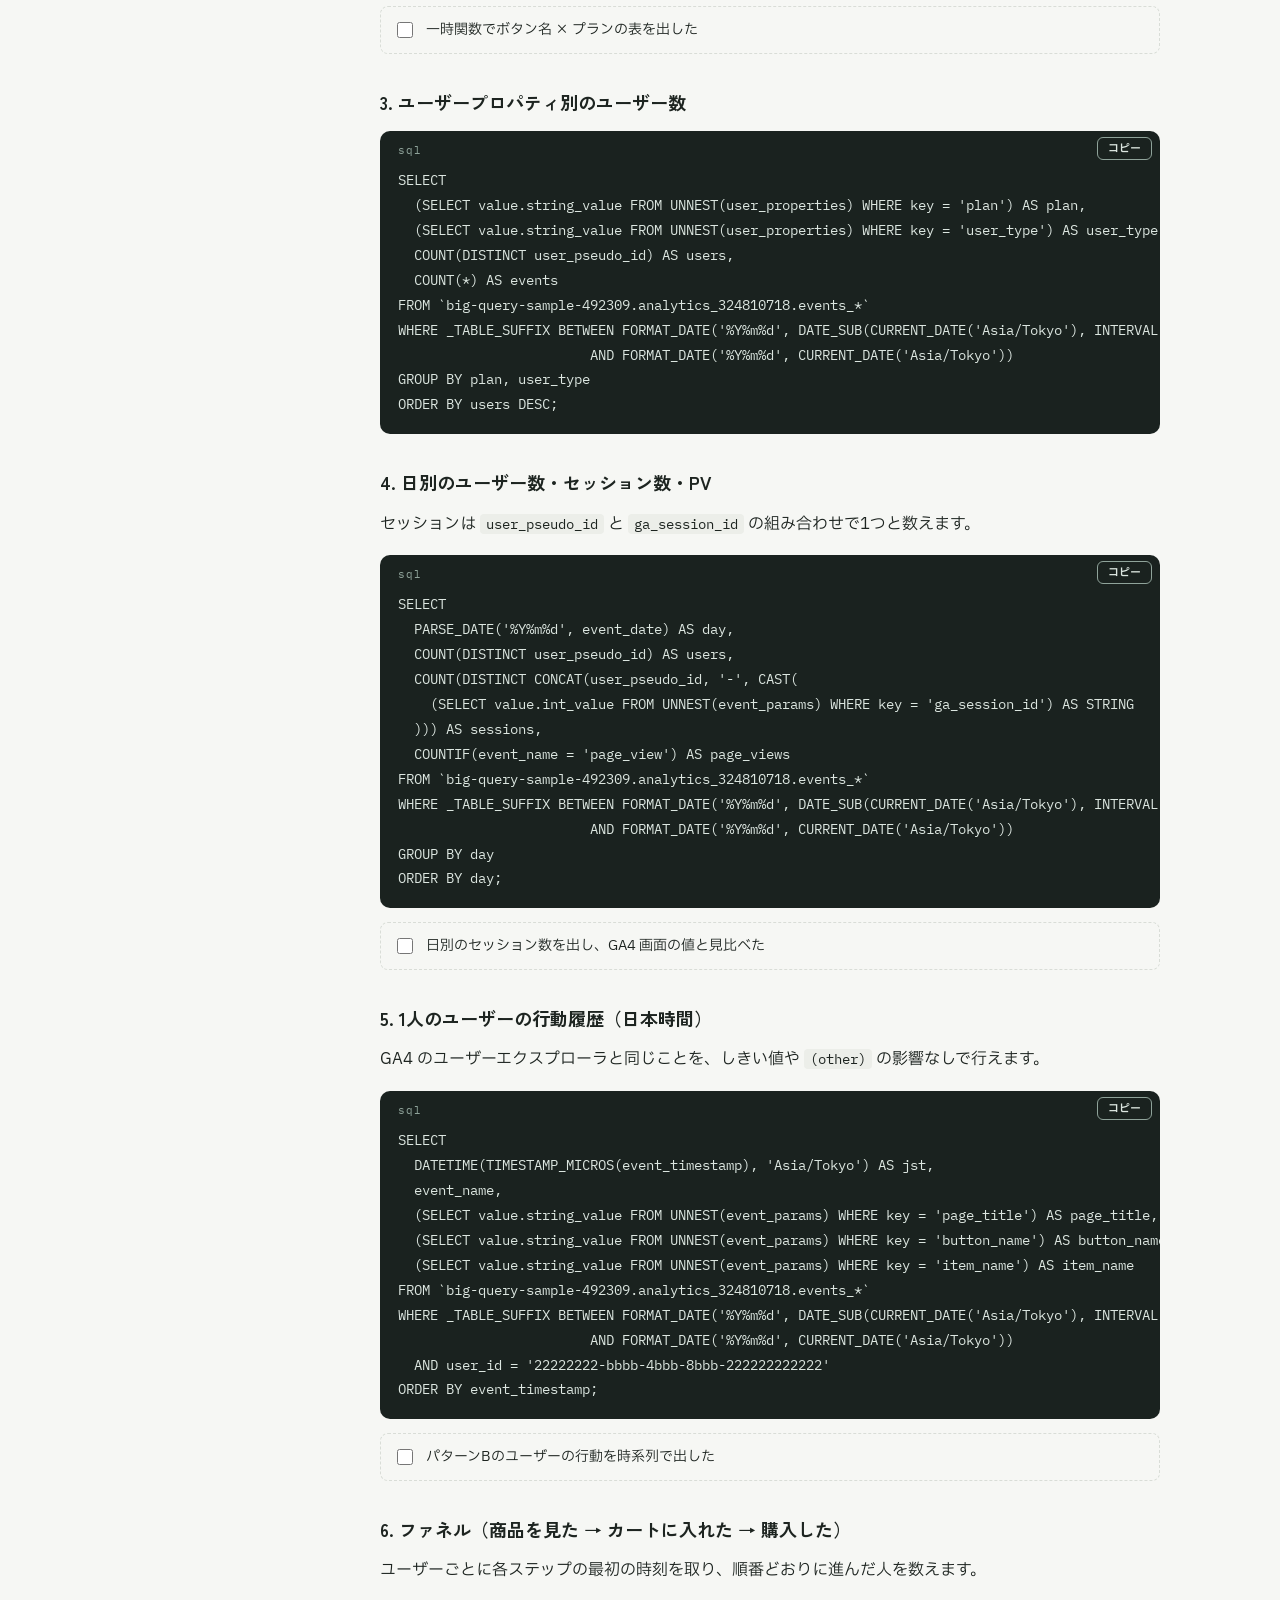
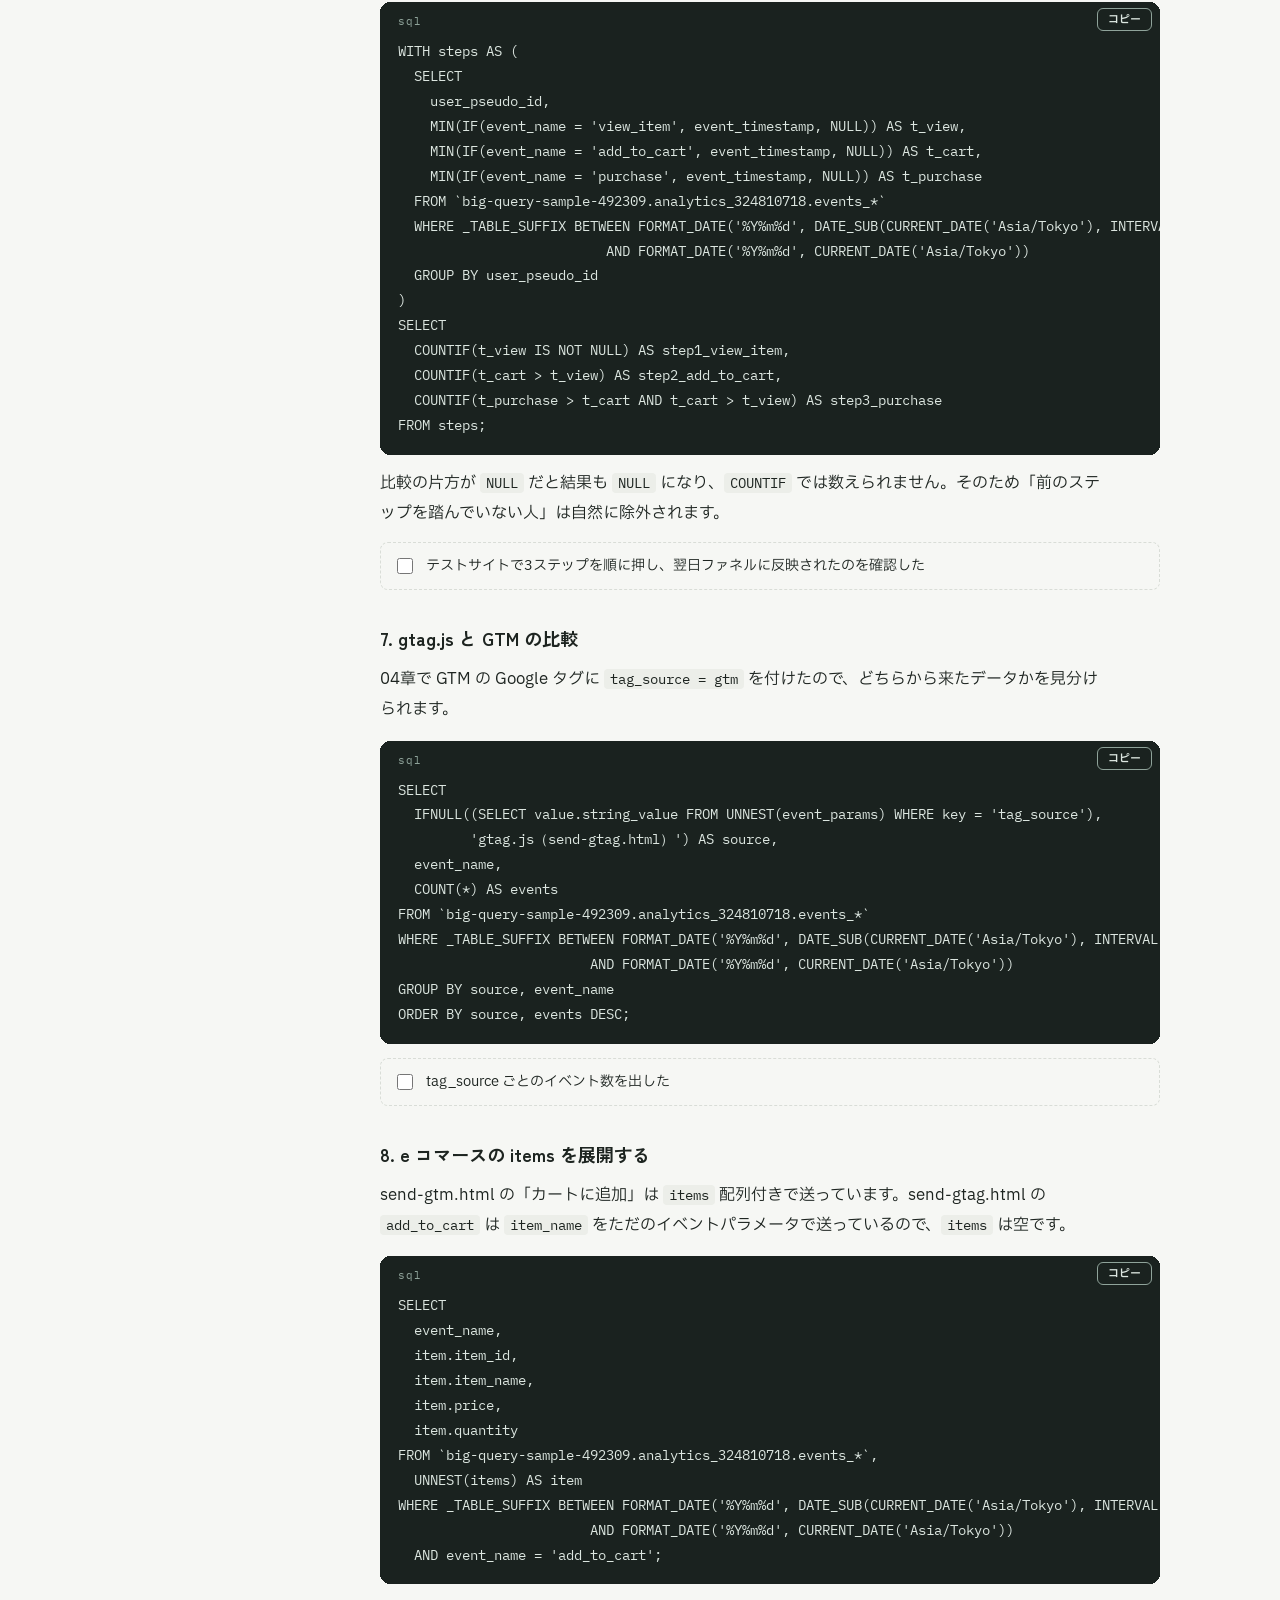
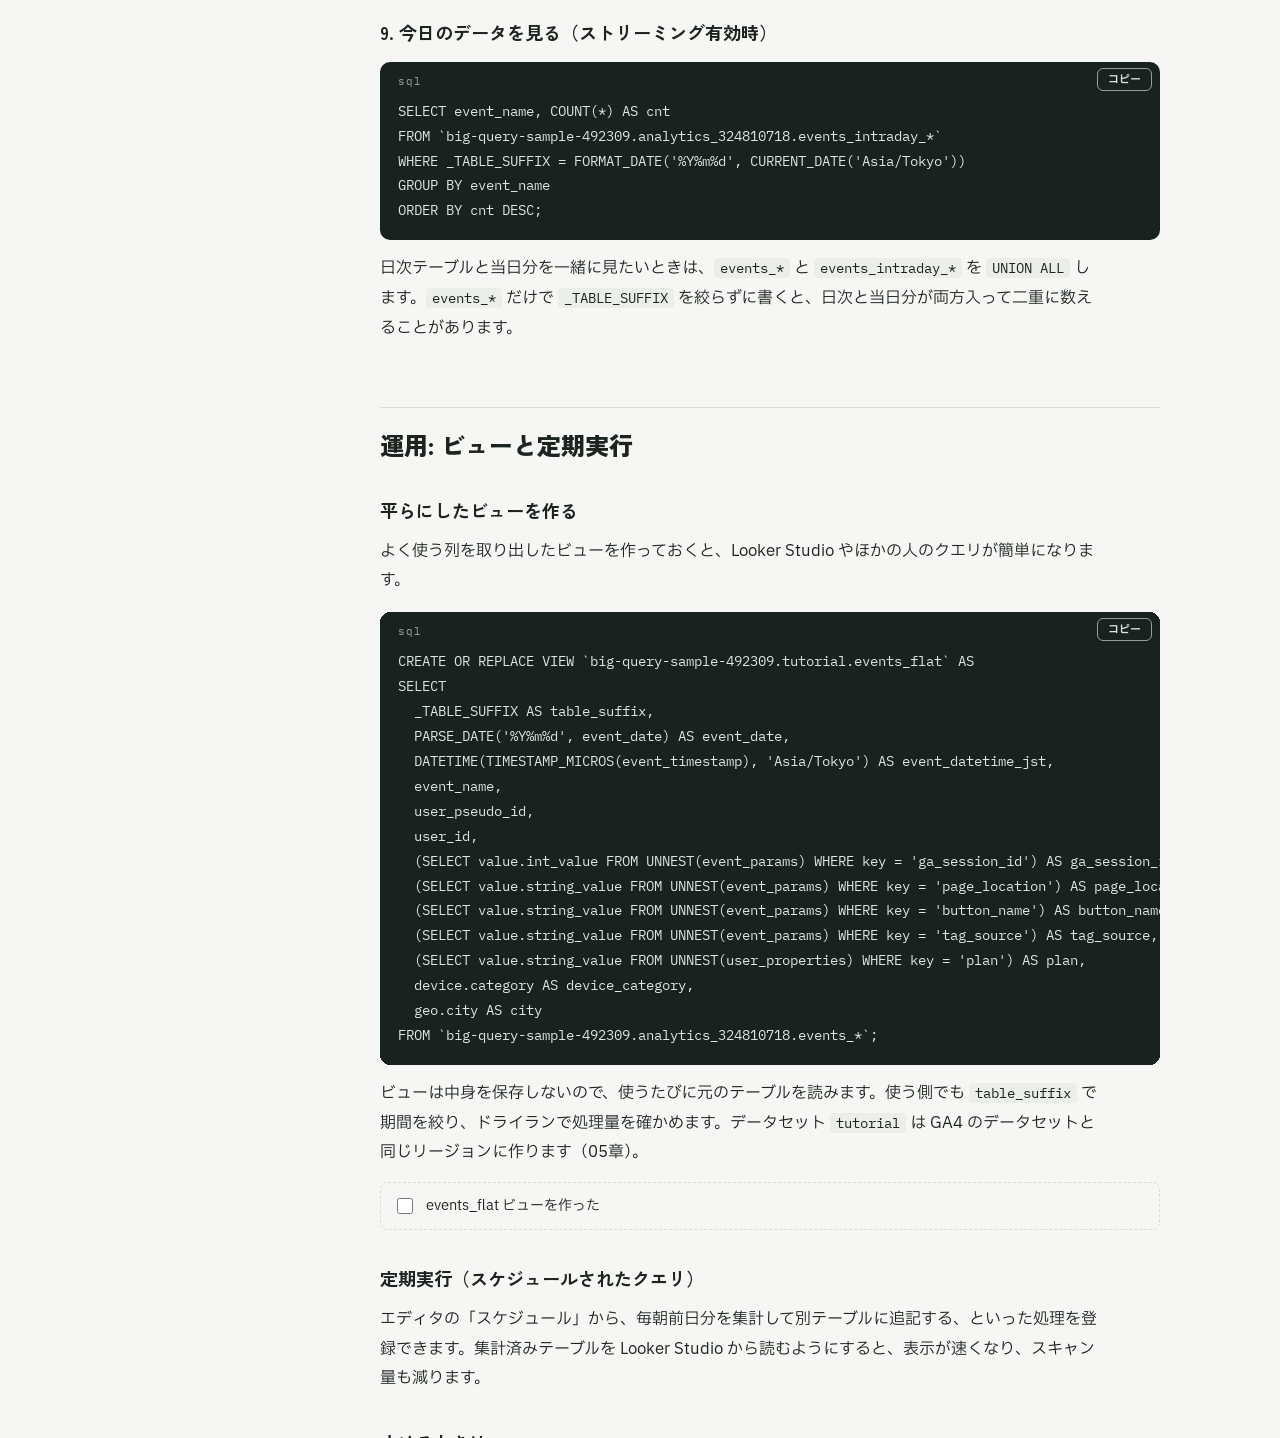
<file: docs/bigquery-export.html>
<!doctype html>
<html lang="ja">
<head>
<meta charset="UTF-8" />
<meta name="viewport" content="width=device-width, initial-scale=1.0, viewport-fit=cover" />
<title>06 GA4データをBigQueryへ | GA4・GTM・BigQuery サンドボックス</title>
<meta name="claude:viewport-fit-sides" content="cover" />
<link rel="preconnect" href="https://fonts.googleapis.com" />
<link rel="preconnect" href="https://fonts.gstatic.com" crossorigin />
<link rel="stylesheet" href="https://fonts.googleapis.com/css2?family=IBM+Plex+Mono:wght@400;500&family=IBM+Plex+Sans+JP:wght@400;500;700&family=Zen+Kaku+Gothic+New:wght@700;900&display=swap" />
<link rel="stylesheet" href="assets/guide.css" />
</head>
<body>
<div class="shell" data-page-id="bigquery-export">
<aside class="side">
<a class="brand" href="index.html">GA4・GTM・BigQuery サンドボックス<small>学習ガイド</small></a>
<nav class="chapters" aria-label="章">
<a data-page="index" href="index.html"><span class="no">00</span><span>全体像とロードマップ</span></a>
<p class="group">GA4</p>
<a data-page="ga4-basics" href="ga4-basics.html"><span class="no">01</span><span>GA4の基礎</span></a>
<a data-page="ga4-custom-dimensions" href="ga4-custom-dimensions.html"><span class="no">02</span><span>カスタムディメンションを画面で見る</span></a>
<p class="group">GTM</p>
<a data-page="gtm-basics" href="gtm-basics.html"><span class="no">03</span><span>GTMの基礎</span></a>
<a data-page="gtm-tutorial" href="gtm-tutorial.html"><span class="no">04</span><span>GTMを実際に使う</span></a>
<p class="group">BigQuery</p>
<a data-page="bigquery-basics" href="bigquery-basics.html"><span class="no">05</span><span>BigQueryの基礎</span></a>
<a data-page="bigquery-export" href="bigquery-export.html"><span class="no">06</span><span>GA4データをBigQueryへ</span></a>
<a data-page="visualize" href="visualize.html"><span class="no">07</span><span>可視化とAPI</span></a>
</nav>
<div class="side-links"><p>サイト</p><a href="https://syamozipc.github.io/GA4_GTM_BigQuery_sandbox/">トップ</a><p>データを送る</p><a href="https://syamozipc.github.io/GA4_GTM_BigQuery_sandbox/send-gtag.html">テストサイト（gtag.js）</a><a href="https://syamozipc.github.io/GA4_GTM_BigQuery_sandbox/send-gtm.html">GTM 練習ページ</a><p>データを見る</p><a href="https://syamozipc.github.io/GA4_GTM_BigQuery_sandbox/analytics.html">分析</a></div>
</aside>
<main>
<div class="content">
<div class="kicker"><span class="chip">06</span><span class="chip kind-hands">ハンズオン</span><span class="chip t-bq">BigQuery</span><span class="chip t-ga4">GA4</span></div>
<h1>GA4データをBigQueryへ</h1>
<p class="lead">GA4 の BigQuery エクスポートを設定すると、1イベント1行の生データが毎日 BigQuery に届きます。この章では設定の手順、届くテーブルの構造、そして GA4 データ特有の <code>UNNEST</code> を使った SQL を、このリポジトリのデータで練習します。</p>

<div class="toc"><p>この章の内容</p><ol>
<li><a href="#setup">エクスポートを設定する</a></li>
<li><a href="#tables">届くテーブル</a></li>
<li><a href="#schema">1行の中身（スキーマ）</a></li>
<li><a href="#unnest">UNNEST の考え方</a></li>
<li><a href="#diff">GA4 画面と数字が合わない理由</a></li>
<li><a href="#recipes">SQL レシピ集</a></li>
<li><a href="#ops">運用: ビューと定期実行</a></li>
</ol></div>

<h2 id="setup">エクスポートを設定する</h2>
<p>このリポジトリのプロパティでは設定済みです。新しく設定するときの手順を残しておきます。</p>
<ol class="steps">
<li><h4>権限と GCP プロジェクトを用意する</h4>
<p>GA4 プロパティの編集者以上の権限と、GCP プロジェクトのオーナー権限が必要です。プロジェクトで BigQuery API が有効になっていることを確認します。ストリーミングを使う場合は課金アカウントの紐づけも必要です。</p></li>
<li><h4>GA4 側でリンクを作る</h4>
<p><span class="ui-path"><span>管理</span><span>サービス間のリンク設定</span><span>BigQuery のリンク</span></span> で「リンク」を押し、プロジェクトを選びます。メニューの表記は UI の更新で変わることがあり、以前は「プロダクトのリンク設定」でした。</p></li>
<li><h4>オプションを選ぶ</h4>
<div class="table-wrap"><table class="form-table"><tbody>
<tr><th>データのロケーション</th><td><code>asia-northeast1</code>（東京）<br><small>後から変えられない。結合したい他のデータと同じ場所にする</small></td></tr>
<tr><th>データストリームとイベント</th><td>対象のストリームを選ぶ。不要なイベントを除外できる</td></tr>
<tr><th>頻度</th><td><strong>毎日</strong>（無料、翌日に前日分）と <strong>ストリーミング</strong>（有料、数分遅れ）。両方選べる</td></tr>
<tr><th>ユーザーデータ</th><td>ユーザー単位のテーブル（<code>users_</code> / <code>pseudonymous_users_</code>）も出すか</td></tr>
</tbody></table></div></li>
<li><h4>送信して翌日を待つ</h4>
<p>データセット <code>analytics_&lt;プロパティID&gt;</code> が自動で作られ、翌日から日次テーブルが入り始めます。プロジェクトには <code>firebase-measurement@system.gserviceaccount.com</code> というサービスアカウントが自動で追加されます。これを消すとエクスポートが止まります。</p></li>
</ol>
<div class="callout warn"><span class="label">上限とコスト</span>
<ul>
<li>標準（無料）プロパティの日次エクスポートは<strong>1日100万イベント</strong>までです。継続して超えると日次エクスポートが一時停止します。イベントの除外で減らします。</li>
<li>ストリーミングには件数の上限はありませんが、BigQuery のストリーミング挿入として課金されます。完全性の保証もありません。使い終わったらオフにします。</li>
</ul></div>

<h2 id="tables">届くテーブル</h2>
<div class="table-wrap"><table>
<thead><tr><th>テーブル</th><th>内容</th><th>届くタイミング</th></tr></thead>
<tbody>
<tr><td><code>events_YYYYMMDD</code></td><td>その日の全イベント。1行1イベント</td><td>日次。前日分が翌日に届く（無料）</td></tr>
<tr><td><code>events_intraday_YYYYMMDD</code></td><td>当日分の途中経過</td><td>ストリーミング。数分遅れ（$0.05/GB 相当）。日次テーブルができると消える</td></tr>
<tr><td><code>pseudonymous_users_YYYYMMDD</code></td><td><code>user_pseudo_id</code> ごとの最新の属性</td><td>ユーザーデータのエクスポートを有効にした場合</td></tr>
<tr><td><code>users_YYYYMMDD</code></td><td><code>user_id</code> ごとの最新の属性</td><td>同上。user_id を送っている場合</td></tr>
</tbody></table></div>
<p>日付はプロパティのタイムゾーン（管理画面の設定）で区切られます。</p>

<h2 id="schema">1行の中身（スキーマ）</h2>
<p>主な列です。<code>[]</code> は ARRAY、<code>{}</code> は STRUCT を表します。</p>
<pre data-lang="schema"><code>event_date                 STRING   '20260401'（プロパティのタイムゾーン）
event_timestamp            INT64    マイクロ秒の UNIX 時刻（UTC）
event_name                 STRING   'button_click'
event_params[]             ARRAY&lt;STRUCT&gt;
  ├─ key                   STRING   'button_name'
  └─ value {}
       ├─ string_value     STRING   '資料ダウンロード'
       ├─ int_value        INT64    （整数で送った値）
       ├─ float_value      FLOAT64  （ほぼ使われない）
       └─ double_value     FLOAT64  （小数で送った値）
user_id                    STRING   gtag の user_id
user_pseudo_id             STRING   Cookie ベースのID
user_properties[]          ARRAY&lt;STRUCT&gt;  key / value{string_value, int_value, …, set_timestamp_micros}
user_first_touch_timestamp INT64
device {}                  category, operating_system, web_info{browser, hostname} など
geo {}                     country, region, city など
traffic_source {}          ユーザーの初回流入元（source, medium, name）
collected_traffic_source{} そのイベントで取れた流入元（utm パラメータなど）
session_traffic_source_last_click {}  セッションの流入元
ecommerce {}               transaction_id, purchase_revenue など
items[]                    item_id, item_name, price, quantity など
platform, stream_id        'WEB', データストリームID</code></pre>
<div class="callout key"><span class="label">GA4 画面との一番の違い</span>
<p>送ったパラメータは<strong>カスタムディメンションに登録していなくても</strong>、すべて <code>event_params</code> に入っています。値の型によって入る列が変わるのにも注意します。<code>price: 8000</code> は <code>int_value</code>、<code>price: 8000.5</code> なら <code>double_value</code>、<code>"8000"</code> と文字列で送れば <code>string_value</code> です。</p></div>

<h2 id="unnest">UNNEST の考え方</h2>
<figure class="diagram">
<svg viewBox="0 0 900 200" role="img" aria-label="event_params に3つの要素を持つ1行が、UNNEST すると key と value を持つ3行に展開される">
<defs><marker id="ah6" viewBox="0 0 10 10" refX="9" refY="5" markerWidth="7" markerHeight="7" orient="auto-start-reverse"><path d="M0 0 L10 5 L0 10 z" class="head-strong"/></marker></defs>
<text class="s" x="20" y="28">元のテーブル: 1行</text>
<rect class="box" x="20" y="40" width="130" height="28"/>
<rect class="box" x="150" y="40" width="250" height="28"/>
<text class="t" x="85" y="59" text-anchor="middle">event_name</text>
<text class="t" x="275" y="59" text-anchor="middle">event_params</text>
<rect class="box-plain" x="20" y="68" width="130" height="96"/>
<text class="tm" x="85" y="121" text-anchor="middle">button_click</text>
<rect class="box-plain" x="150" y="68" width="250" height="32"/>
<rect class="box-plain" x="150" y="100" width="250" height="32"/>
<rect class="box-plain" x="150" y="132" width="250" height="32"/>
<text class="tm" x="162" y="89">button_name: 資料ダウンロード</text>
<text class="tm" x="162" y="121">section: hero</text>
<text class="tm" x="162" y="153">ga_session_id: 1775012345</text>

<path class="edge-strong" d="M420 116 L500 116" marker-end="url(#ah6)"/>
<text class="el-strong" x="460" y="106" text-anchor="middle">UNNEST</text>

<text class="s" x="520" y="28">展開後: 3行</text>
<rect class="box" x="520" y="40" width="120" height="28"/>
<rect class="box" x="640" y="40" width="110" height="28"/>
<rect class="box" x="750" y="40" width="130" height="28"/>
<text class="t" x="580" y="59" text-anchor="middle">event_name</text>
<text class="t" x="695" y="59" text-anchor="middle">p.key</text>
<text class="t" x="815" y="59" text-anchor="middle">p.value</text>
<rect class="box-strong" x="520" y="68" width="360" height="32"/>
<rect class="box-plain" x="520" y="100" width="360" height="32"/>
<rect class="box-plain" x="520" y="132" width="360" height="32"/>
<text class="tm" x="530" y="89">button_click</text><text class="tm" x="650" y="89">button_name</text><text class="tm" x="760" y="89">資料ダウンロード</text>
<text class="tm" x="530" y="121">button_click</text><text class="tm" x="650" y="121">section</text><text class="tm" x="760" y="121">hero</text>
<text class="tm" x="530" y="153">button_click</text><text class="tm" x="650" y="153">ga_session_id</text><text class="tm" x="760" y="153">1775012345</text>
<text class="s" x="520" y="188">WHERE p.key = 'button_name' で緑の1行だけ残る</text>
</svg>
<figcaption><code>FROM テーブル, UNNEST(event_params) AS p</code> は、配列の要素の数だけ元の行を複製して横に並べます。そのまま <code>COUNT(*)</code> すると件数が膨らむので、欲しい key で絞るか、次のサブクエリの書き方を使います。</figcaption>
</figure>

<h3>2つの書き方</h3>
<pre data-lang="sql"><code><span class="c">-- 書き方1: FROM で UNNEST して WHERE で key を絞る（パラメータ1つだけ見たいとき）</span>
SELECT ep.value.string_value AS page_location, COUNT(*) AS pageviews
FROM `big-query-sample-492309.analytics_324810718.events_*`,
  UNNEST(event_params) AS ep
WHERE _TABLE_SUFFIX BETWEEN FORMAT_DATE('%Y%m%d', DATE_SUB(CURRENT_DATE('Asia/Tokyo'), INTERVAL 7 DAY))
                        AND FORMAT_DATE('%Y%m%d', CURRENT_DATE('Asia/Tokyo'))
  AND event_name = 'page_view'
  AND ep.key = 'page_location'
GROUP BY page_location;

<span class="c">-- 書き方2: SELECT の中のサブクエリで1つずつ取り出す（複数のパラメータを列にしたいとき。おすすめ）</span>
SELECT
  event_name,
  (SELECT value.string_value FROM UNNEST(event_params) WHERE key = 'button_name') AS button_name,
  (SELECT value.string_value FROM UNNEST(event_params) WHERE key = 'section') AS section
FROM `big-query-sample-492309.analytics_324810718.events_*`
WHERE _TABLE_SUFFIX BETWEEN FORMAT_DATE('%Y%m%d', DATE_SUB(CURRENT_DATE('Asia/Tokyo'), INTERVAL 7 DAY))
                        AND FORMAT_DATE('%Y%m%d', CURRENT_DATE('Asia/Tokyo'))
  AND event_name = 'button_click';</code></pre>
<p>書き方2なら1イベント1行のまま、パラメータを列として並べられます。行が増えないので集計を間違えにくいです。</p>

<h2 id="diff">GA4 画面と数字が合わない理由</h2>
<div class="table-wrap"><table>
<thead><tr><th>理由</th><th>内容</th></tr></thead>
<tbody>
<tr><td>集計方法</td><td>GA4 画面のユーザー数は HyperLogLog++ による推定値。BigQuery の <code>COUNT(DISTINCT)</code> は正確な値なので少しずれる</td></tr>
<tr><td>しきい値・モデリング</td><td>GA4 画面は少人数データの非表示や、同意していないユーザーの推計を含むことがある。BigQuery は届いた生データだけ</td></tr>
<tr><td>レポート ID</td><td>GA4 画面は User-ID やシグナルでユーザーをまとめる。BigQuery で何を数えるかは自分で決める</td></tr>
<tr><td>タイムゾーン</td><td><code>event_date</code> はプロパティのタイムゾーン、<code>event_timestamp</code> は UTC</td></tr>
<tr><td>当日分</td><td>日次テーブルは翌日にならないと届かない</td></tr>
</tbody></table></div>
<p>完全一致を目指すより、「傾向が合っていればよい」「正確なユーザー単位の履歴は BigQuery が正」と役割を分けて考えます。</p>

<h2 id="recipes">SQL レシピ集</h2>
<p>すべてこのリポジトリのデータセットでそのまま動きます。期間は「直近7日」にしてあります。<code>BETWEEN</code> の日付指定には当日分の <code>events_intraday_</code> テーブルは入りません（<code>_TABLE_SUFFIX</code> が <code>intraday_2026…</code> という文字列になるため）。</p>

<h3>1. 届いているパラメータを全部洗い出す</h3>
<p>何がどの型で届いているかを最初に確認します。カスタムディメンションの登録漏れもこれで分かります。</p>
<pre data-lang="sql"><code>SELECT
  event_name,
  p.key,
  COUNT(*) AS cnt,
  COUNTIF(p.value.string_value IS NOT NULL) AS as_string,
  COUNTIF(p.value.int_value IS NOT NULL) AS as_int,
  COUNTIF(p.value.double_value IS NOT NULL) AS as_double
FROM `big-query-sample-492309.analytics_324810718.events_*`,
  UNNEST(event_params) AS p
WHERE _TABLE_SUFFIX BETWEEN FORMAT_DATE('%Y%m%d', DATE_SUB(CURRENT_DATE('Asia/Tokyo'), INTERVAL 7 DAY))
                        AND FORMAT_DATE('%Y%m%d', CURRENT_DATE('Asia/Tokyo'))
GROUP BY event_name, p.key
ORDER BY event_name, cnt DESC;</code></pre>
<label class="check"><input type="checkbox" id="rc-keys"> パラメータの一覧を出し、button_name や price の型を確認した</label>

<h3>2. 取り出し用の一時関数を作る</h3>
<p>毎回サブクエリを書くのが面倒なら、クエリの先頭で一時関数を定義します。</p>
<pre data-lang="sql"><code>CREATE TEMP FUNCTION param_str(params ANY TYPE, k STRING) AS (
  (SELECT value.string_value FROM UNNEST(params) WHERE key = k)
);
CREATE TEMP FUNCTION param_int(params ANY TYPE, k STRING) AS (
  (SELECT value.int_value FROM UNNEST(params) WHERE key = k)
);
<span class="c">-- 型が分からない値を文字列でまとめて取る</span>
CREATE TEMP FUNCTION param_any(params ANY TYPE, k STRING) AS (
  (SELECT COALESCE(value.string_value, CAST(value.int_value AS STRING),
                   CAST(value.double_value AS STRING), CAST(value.float_value AS STRING))
   FROM UNNEST(params) WHERE key = k)
);

SELECT
  param_str(event_params, 'button_name') AS button_name,
  param_str(event_params, 'section') AS section,
  param_str(user_properties, 'plan') AS plan,
  COUNT(*) AS clicks
FROM `big-query-sample-492309.analytics_324810718.events_*`
WHERE _TABLE_SUFFIX BETWEEN FORMAT_DATE('%Y%m%d', DATE_SUB(CURRENT_DATE('Asia/Tokyo'), INTERVAL 7 DAY))
                        AND FORMAT_DATE('%Y%m%d', CURRENT_DATE('Asia/Tokyo'))
  AND event_name = 'button_click'
GROUP BY button_name, section, plan
ORDER BY clicks DESC;</code></pre>
<p>02章で探索に作った「ボタン名 × プラン」の表と同じものが、登録なしで作れます。</p>
<label class="check"><input type="checkbox" id="rc-func"> 一時関数でボタン名 × プランの表を出した</label>

<h3>3. ユーザープロパティ別のユーザー数</h3>
<pre data-lang="sql"><code>SELECT
  (SELECT value.string_value FROM UNNEST(user_properties) WHERE key = 'plan') AS plan,
  (SELECT value.string_value FROM UNNEST(user_properties) WHERE key = 'user_type') AS user_type,
  COUNT(DISTINCT user_pseudo_id) AS users,
  COUNT(*) AS events
FROM `big-query-sample-492309.analytics_324810718.events_*`
WHERE _TABLE_SUFFIX BETWEEN FORMAT_DATE('%Y%m%d', DATE_SUB(CURRENT_DATE('Asia/Tokyo'), INTERVAL 7 DAY))
                        AND FORMAT_DATE('%Y%m%d', CURRENT_DATE('Asia/Tokyo'))
GROUP BY plan, user_type
ORDER BY users DESC;</code></pre>

<h3>4. 日別のユーザー数・セッション数・PV</h3>
<p>セッションは <code>user_pseudo_id</code> と <code>ga_session_id</code> の組み合わせで1つと数えます。</p>
<pre data-lang="sql"><code>SELECT
  PARSE_DATE('%Y%m%d', event_date) AS day,
  COUNT(DISTINCT user_pseudo_id) AS users,
  COUNT(DISTINCT CONCAT(user_pseudo_id, '-', CAST(
    (SELECT value.int_value FROM UNNEST(event_params) WHERE key = 'ga_session_id') AS STRING
  ))) AS sessions,
  COUNTIF(event_name = 'page_view') AS page_views
FROM `big-query-sample-492309.analytics_324810718.events_*`
WHERE _TABLE_SUFFIX BETWEEN FORMAT_DATE('%Y%m%d', DATE_SUB(CURRENT_DATE('Asia/Tokyo'), INTERVAL 7 DAY))
                        AND FORMAT_DATE('%Y%m%d', CURRENT_DATE('Asia/Tokyo'))
GROUP BY day
ORDER BY day;</code></pre>
<label class="check"><input type="checkbox" id="rc-sessions"> 日別のセッション数を出し、GA4 画面の値と見比べた</label>

<h3>5. 1人のユーザーの行動履歴（日本時間）</h3>
<p>GA4 のユーザーエクスプローラと同じことを、しきい値や <code>(other)</code> の影響なしで行えます。</p>
<pre data-lang="sql"><code>SELECT
  DATETIME(TIMESTAMP_MICROS(event_timestamp), 'Asia/Tokyo') AS jst,
  event_name,
  (SELECT value.string_value FROM UNNEST(event_params) WHERE key = 'page_title') AS page_title,
  (SELECT value.string_value FROM UNNEST(event_params) WHERE key = 'button_name') AS button_name,
  (SELECT value.string_value FROM UNNEST(event_params) WHERE key = 'item_name') AS item_name
FROM `big-query-sample-492309.analytics_324810718.events_*`
WHERE _TABLE_SUFFIX BETWEEN FORMAT_DATE('%Y%m%d', DATE_SUB(CURRENT_DATE('Asia/Tokyo'), INTERVAL 7 DAY))
                        AND FORMAT_DATE('%Y%m%d', CURRENT_DATE('Asia/Tokyo'))
  AND user_id = '22222222-bbbb-4bbb-8bbb-222222222222'
ORDER BY event_timestamp;</code></pre>
<label class="check"><input type="checkbox" id="rc-user"> パターンBのユーザーの行動を時系列で出した</label>

<h3>6. ファネル（商品を見た → カートに入れた → 購入した）</h3>
<p>ユーザーごとに各ステップの最初の時刻を取り、順番どおりに進んだ人を数えます。</p>
<pre data-lang="sql"><code>WITH steps AS (
  SELECT
    user_pseudo_id,
    MIN(IF(event_name = 'view_item', event_timestamp, NULL)) AS t_view,
    MIN(IF(event_name = 'add_to_cart', event_timestamp, NULL)) AS t_cart,
    MIN(IF(event_name = 'purchase', event_timestamp, NULL)) AS t_purchase
  FROM `big-query-sample-492309.analytics_324810718.events_*`
  WHERE _TABLE_SUFFIX BETWEEN FORMAT_DATE('%Y%m%d', DATE_SUB(CURRENT_DATE('Asia/Tokyo'), INTERVAL 7 DAY))
                          AND FORMAT_DATE('%Y%m%d', CURRENT_DATE('Asia/Tokyo'))
  GROUP BY user_pseudo_id
)
SELECT
  COUNTIF(t_view IS NOT NULL) AS step1_view_item,
  COUNTIF(t_cart > t_view) AS step2_add_to_cart,
  COUNTIF(t_purchase > t_cart AND t_cart > t_view) AS step3_purchase
FROM steps;</code></pre>
<p>比較の片方が <code>NULL</code> だと結果も <code>NULL</code> になり、<code>COUNTIF</code> では数えられません。そのため「前のステップを踏んでいない人」は自然に除外されます。</p>
<label class="check"><input type="checkbox" id="rc-funnel"> テストサイトで3ステップを順に押し、翌日ファネルに反映されたのを確認した</label>

<h3>7. gtag.js と GTM の比較</h3>
<p>04章で GTM の Google タグに <code>tag_source = gtm</code> を付けたので、どちらから来たデータかを見分けられます。</p>
<pre data-lang="sql"><code>SELECT
  IFNULL((SELECT value.string_value FROM UNNEST(event_params) WHERE key = 'tag_source'),
         'gtag.js（send-gtag.html）') AS source,
  event_name,
  COUNT(*) AS events
FROM `big-query-sample-492309.analytics_324810718.events_*`
WHERE _TABLE_SUFFIX BETWEEN FORMAT_DATE('%Y%m%d', DATE_SUB(CURRENT_DATE('Asia/Tokyo'), INTERVAL 7 DAY))
                        AND FORMAT_DATE('%Y%m%d', CURRENT_DATE('Asia/Tokyo'))
GROUP BY source, event_name
ORDER BY source, events DESC;</code></pre>
<label class="check"><input type="checkbox" id="rc-source"> tag_source ごとのイベント数を出した</label>

<h3>8. e コマースの items を展開する</h3>
<p>send-gtm.html の「カートに追加」は <code>items</code> 配列付きで送っています。send-gtag.html の <code>add_to_cart</code> は <code>item_name</code> をただのイベントパラメータで送っているので、<code>items</code> は空です。</p>
<pre data-lang="sql"><code>SELECT
  event_name,
  item.item_id,
  item.item_name,
  item.price,
  item.quantity
FROM `big-query-sample-492309.analytics_324810718.events_*`,
  UNNEST(items) AS item
WHERE _TABLE_SUFFIX BETWEEN FORMAT_DATE('%Y%m%d', DATE_SUB(CURRENT_DATE('Asia/Tokyo'), INTERVAL 7 DAY))
                        AND FORMAT_DATE('%Y%m%d', CURRENT_DATE('Asia/Tokyo'))
  AND event_name = 'add_to_cart';</code></pre>

<h3>9. 今日のデータを見る（ストリーミング有効時）</h3>
<pre data-lang="sql"><code>SELECT event_name, COUNT(*) AS cnt
FROM `big-query-sample-492309.analytics_324810718.events_intraday_*`
WHERE _TABLE_SUFFIX = FORMAT_DATE('%Y%m%d', CURRENT_DATE('Asia/Tokyo'))
GROUP BY event_name
ORDER BY cnt DESC;</code></pre>
<p>日次テーブルと当日分を一緒に見たいときは、<code>events_*</code> と <code>events_intraday_*</code> を <code>UNION ALL</code> します。<code>events_*</code> だけで <code>_TABLE_SUFFIX</code> を絞らずに書くと、日次と当日分が両方入って二重に数えることがあります。</p>

<h2 id="ops">運用: ビューと定期実行</h2>
<h3>平らにしたビューを作る</h3>
<p>よく使う列を取り出したビューを作っておくと、Looker Studio やほかの人のクエリが簡単になります。</p>
<pre data-lang="sql"><code>CREATE OR REPLACE VIEW `big-query-sample-492309.tutorial.events_flat` AS
SELECT
  _TABLE_SUFFIX AS table_suffix,
  PARSE_DATE('%Y%m%d', event_date) AS event_date,
  DATETIME(TIMESTAMP_MICROS(event_timestamp), 'Asia/Tokyo') AS event_datetime_jst,
  event_name,
  user_pseudo_id,
  user_id,
  (SELECT value.int_value FROM UNNEST(event_params) WHERE key = 'ga_session_id') AS ga_session_id,
  (SELECT value.string_value FROM UNNEST(event_params) WHERE key = 'page_location') AS page_location,
  (SELECT value.string_value FROM UNNEST(event_params) WHERE key = 'button_name') AS button_name,
  (SELECT value.string_value FROM UNNEST(event_params) WHERE key = 'tag_source') AS tag_source,
  (SELECT value.string_value FROM UNNEST(user_properties) WHERE key = 'plan') AS plan,
  device.category AS device_category,
  geo.city AS city
FROM `big-query-sample-492309.analytics_324810718.events_*`;</code></pre>
<p>ビューは中身を保存しないので、使うたびに元のテーブルを読みます。使う側でも <code>table_suffix</code> で期間を絞り、ドライランで処理量を確かめます。データセット <code>tutorial</code> は GA4 のデータセットと同じリージョンに作ります（05章）。</p>
<label class="check"><input type="checkbox" id="ops-view"> events_flat ビューを作った</label>

<h3>定期実行（スケジュールされたクエリ）</h3>
<p>エディタの「スケジュール」から、毎朝前日分を集計して別テーブルに追記する、といった処理を登録できます。集計済みテーブルを Looker Studio から読むようにすると、表示が速くなり、スキャン量も減ります。</p>

<h3>止めるときは</h3>
<p>学習が終わったら、<span class="ui-path"><span>管理</span><span>サービス間のリンク設定</span><span>BigQuery のリンク</span></span> からストリーミングをオフにします。日次エクスポートは無料なので残して構いません。</p>
<nav class="pager" aria-label="前後の章">
<a class="prev" href="bigquery-basics.html"><small>← 前の章 05</small>BigQueryの基礎</a>
<a class="next" href="visualize.html"><small>次の章 07 →</small>可視化とAPI</a>
</nav>
</div>
</main>
</div>
<script src="assets/guide.js"></script>
</body>
</html>
</file>
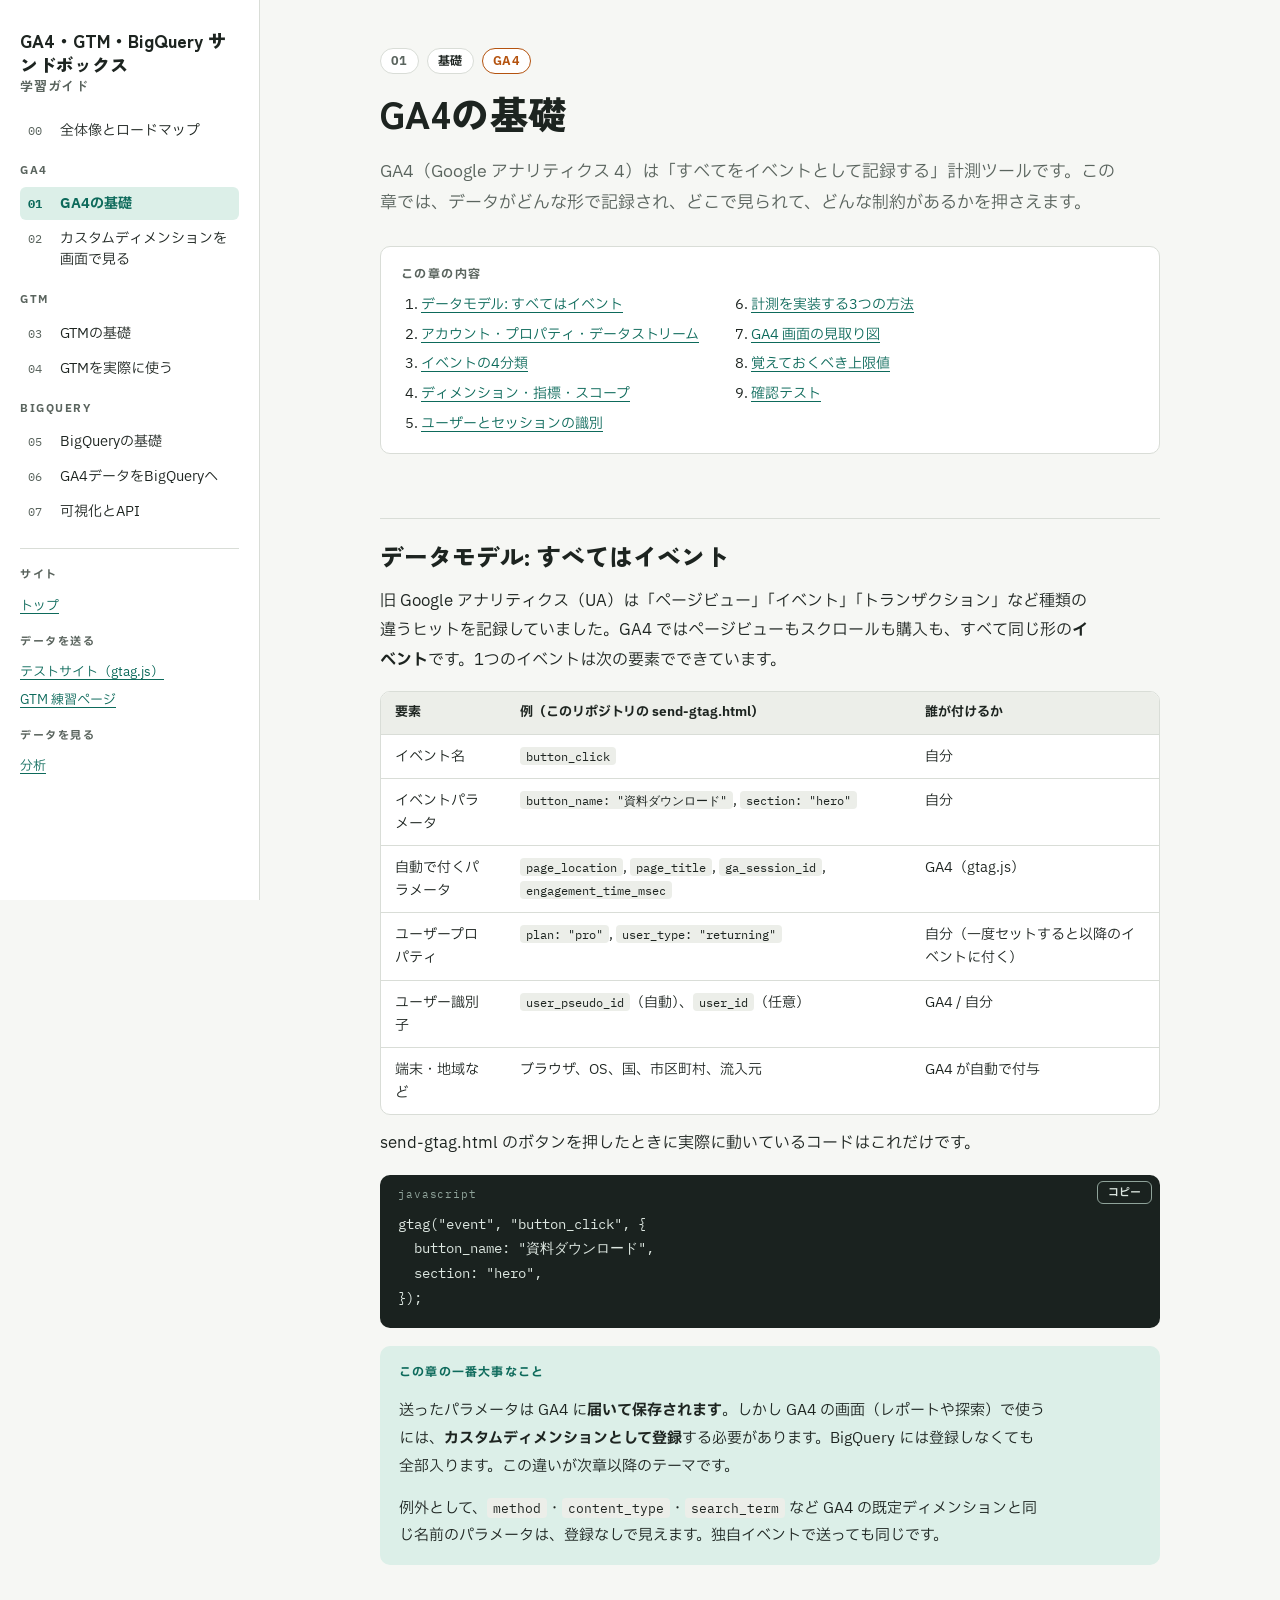
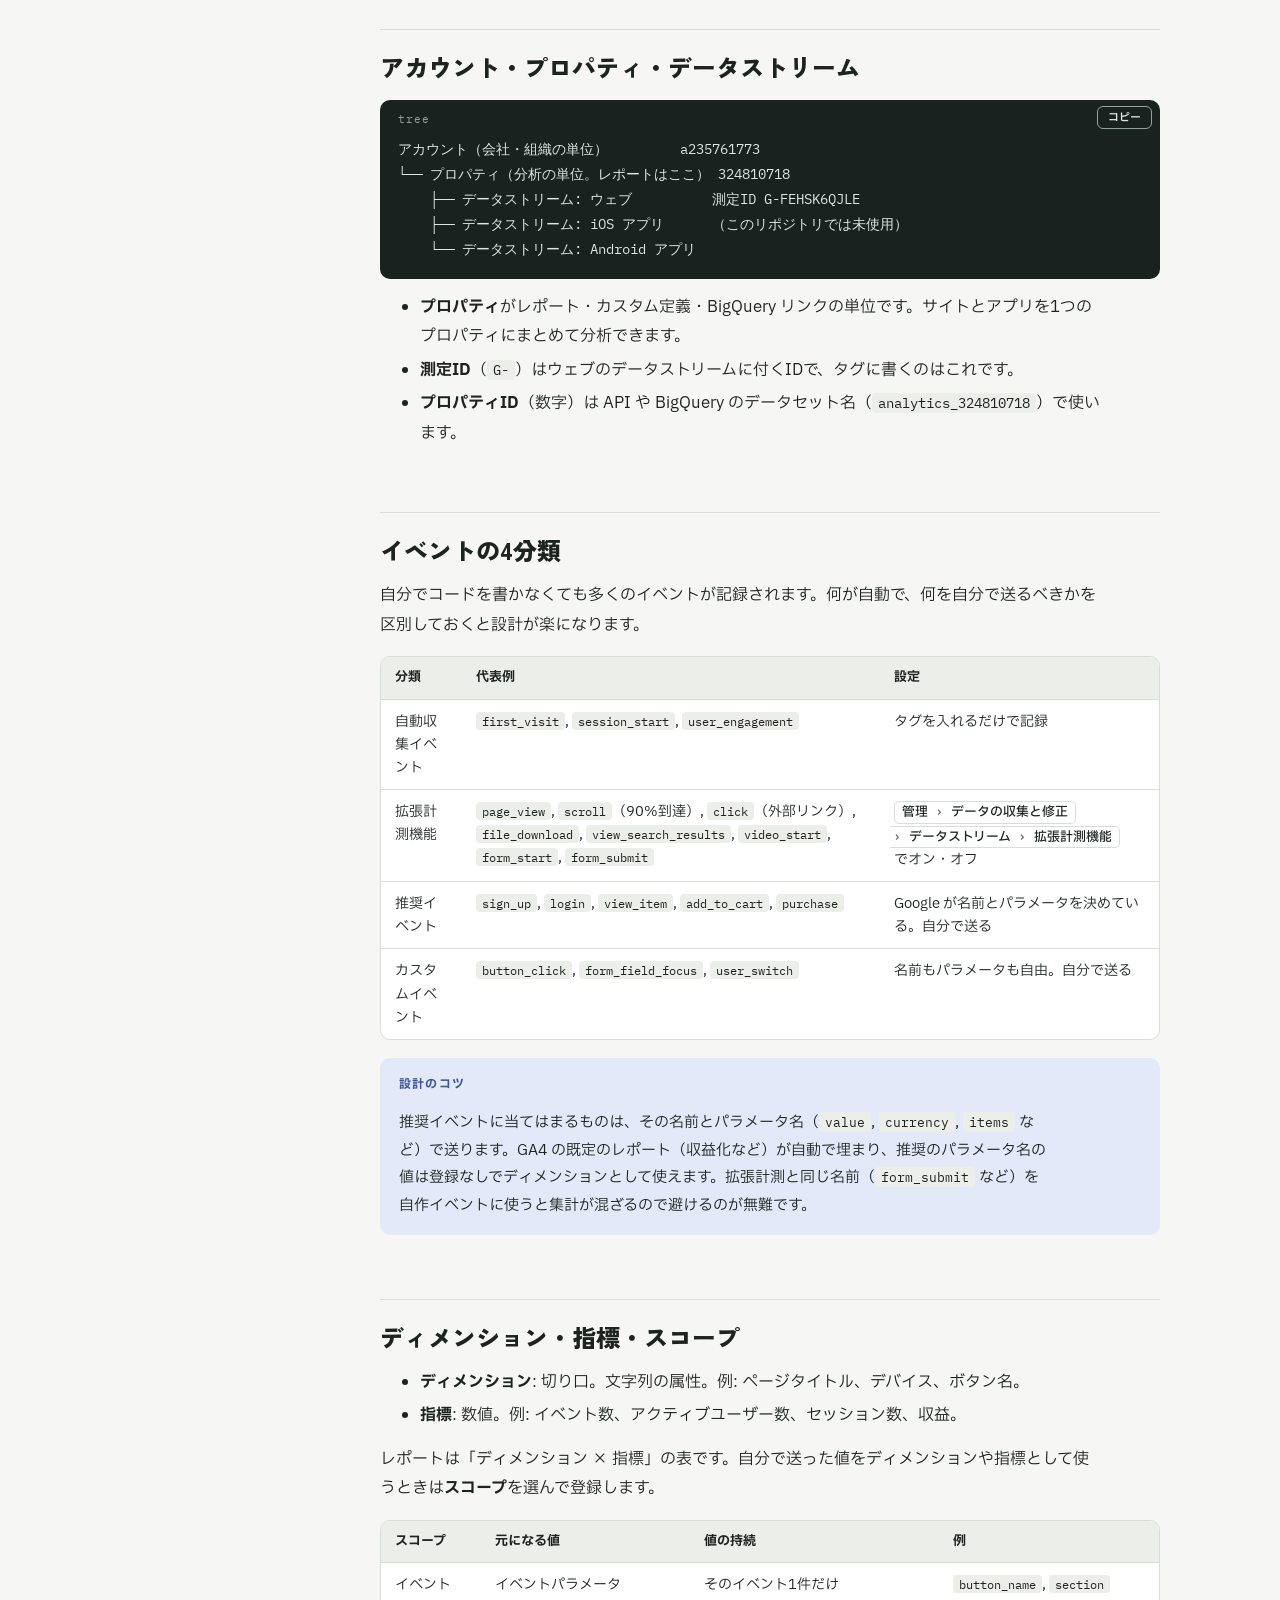
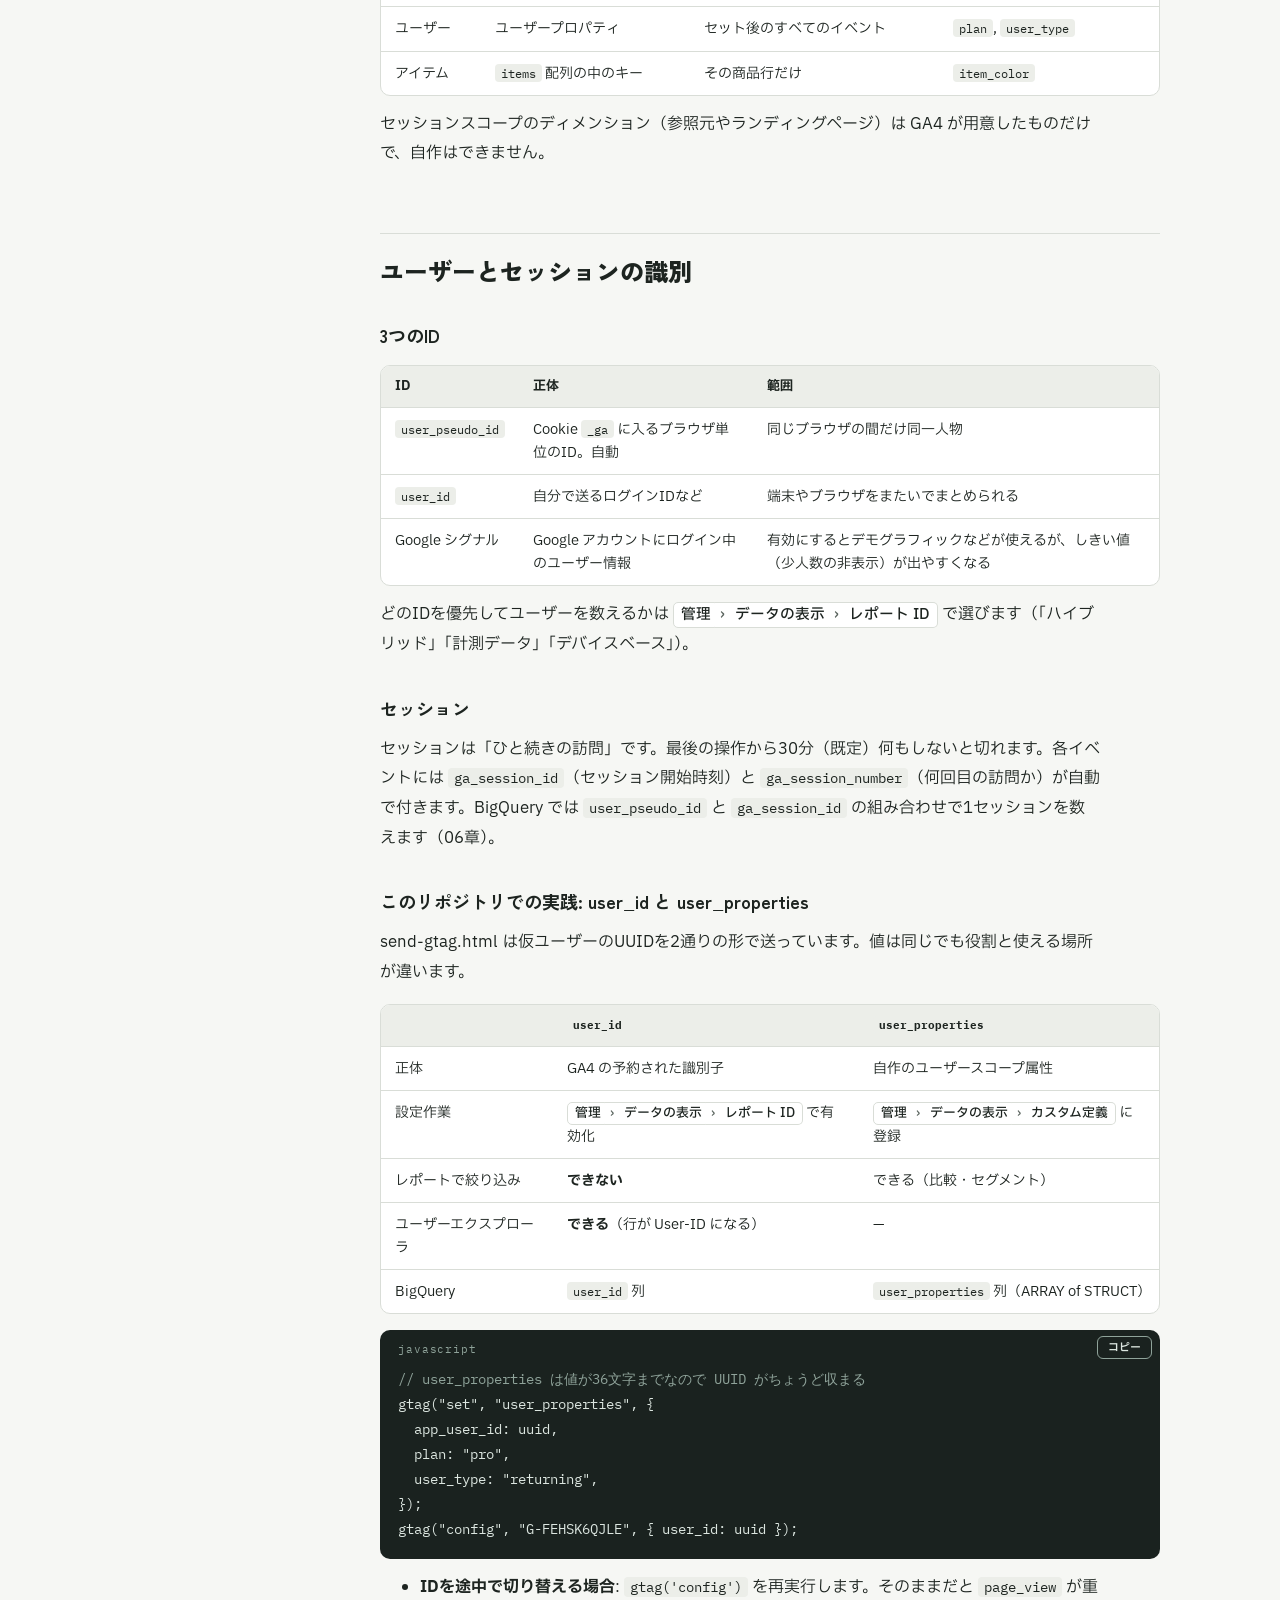
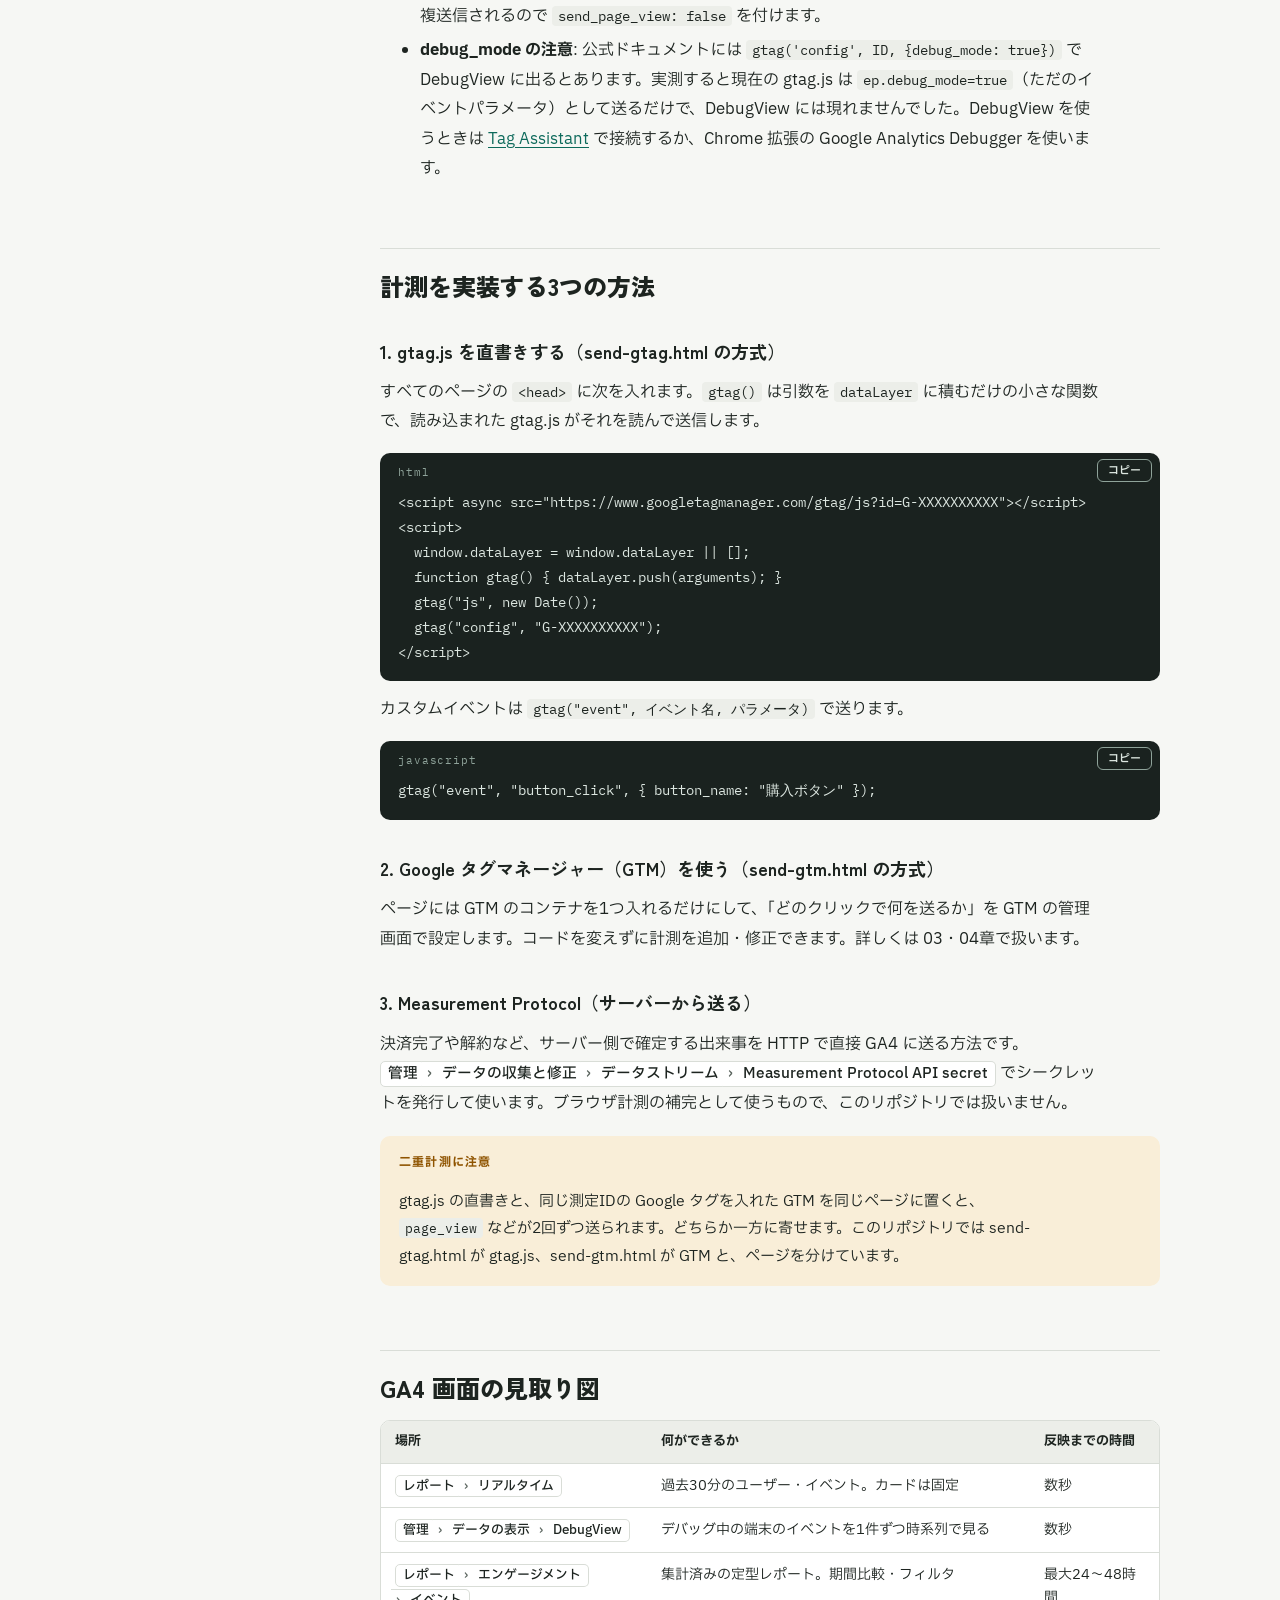
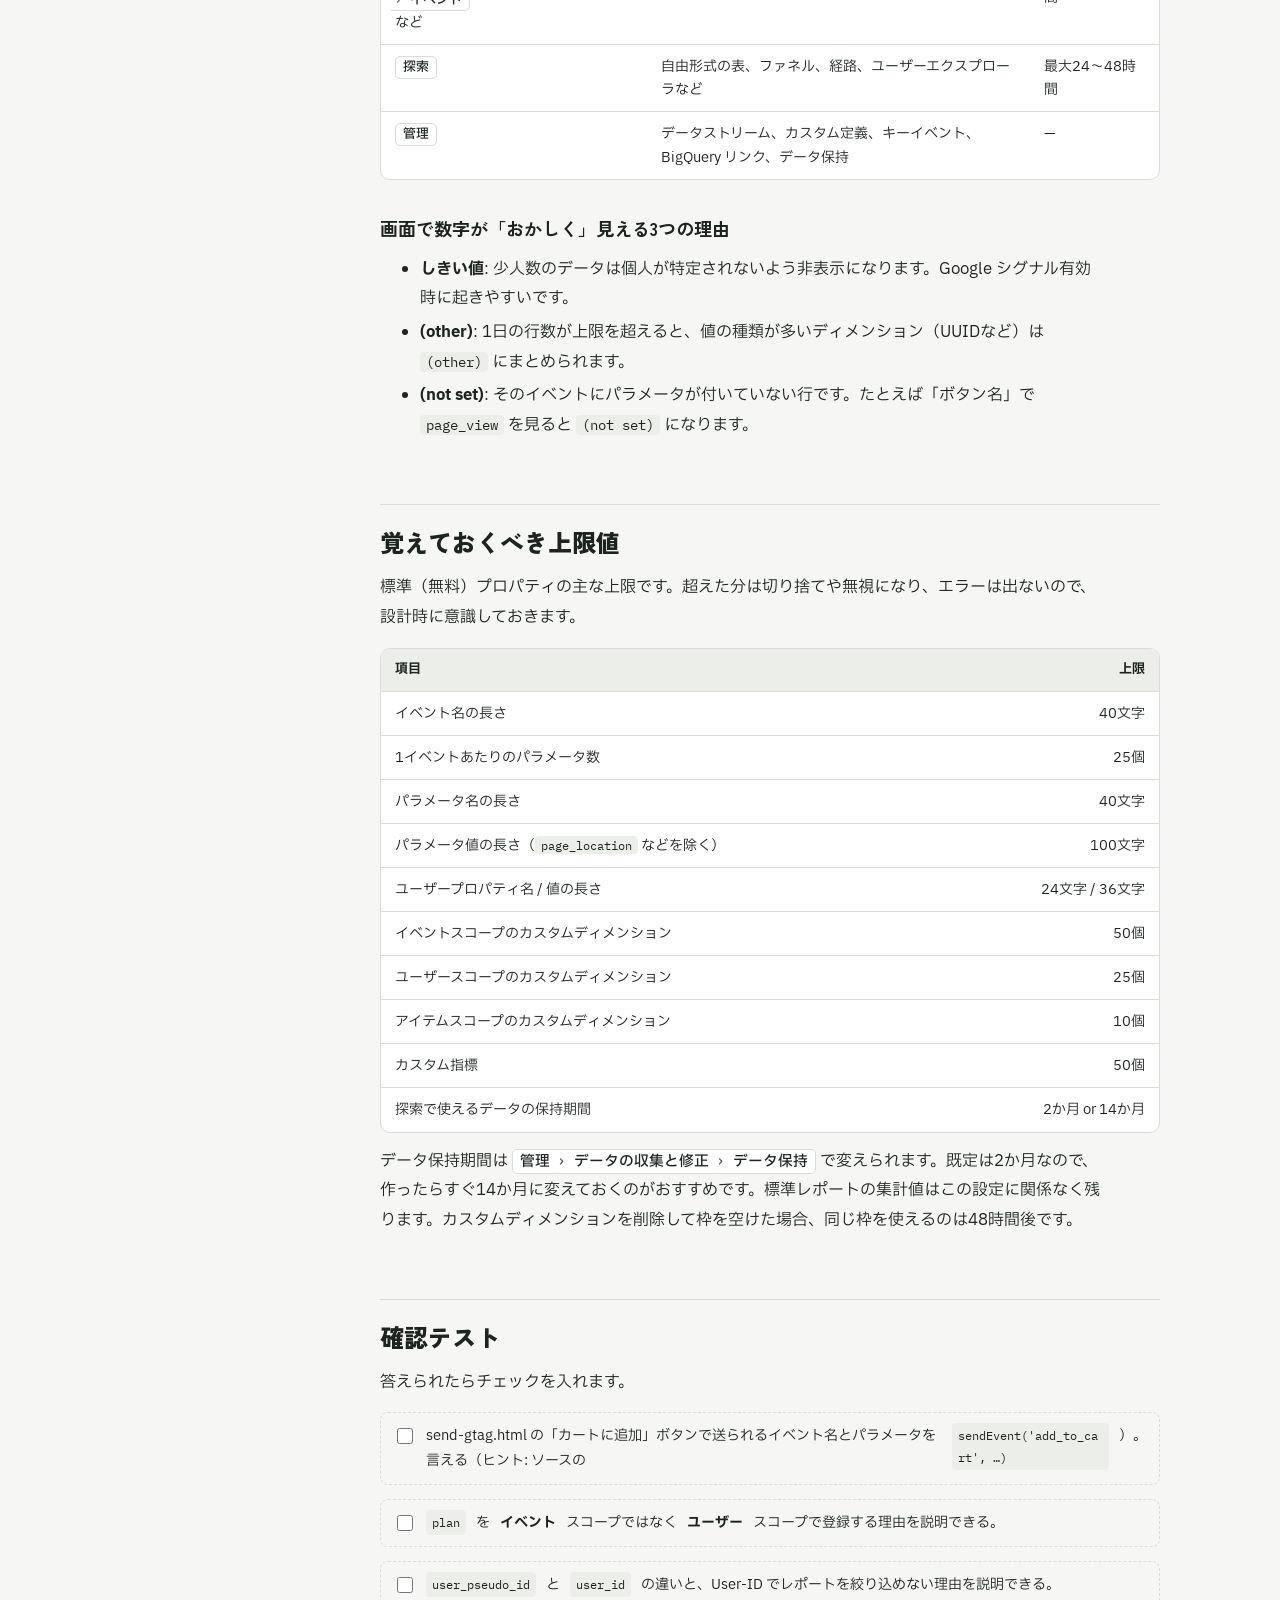
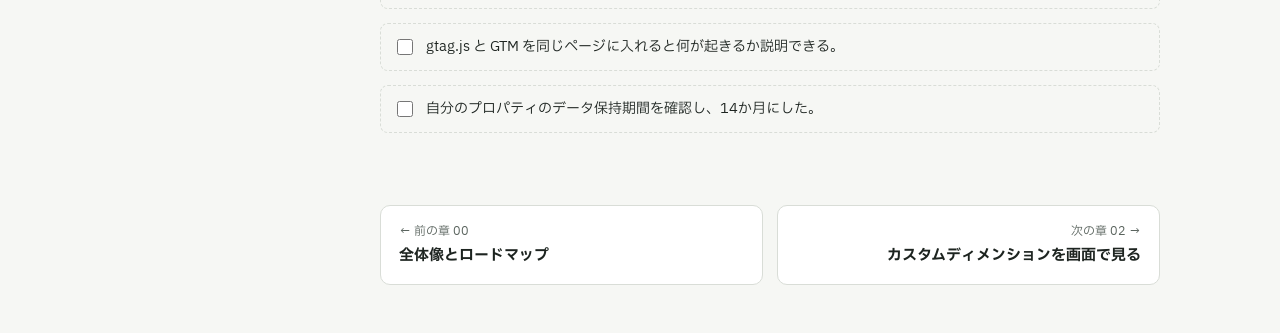
<file: docs/ga4-basics.html>
<!doctype html>
<html lang="ja">
<head>
<meta charset="UTF-8" />
<meta name="viewport" content="width=device-width, initial-scale=1.0, viewport-fit=cover" />
<title>01 GA4の基礎 | GA4・GTM・BigQuery サンドボックス</title>
<meta name="claude:viewport-fit-sides" content="cover" />
<link rel="preconnect" href="https://fonts.googleapis.com" />
<link rel="preconnect" href="https://fonts.gstatic.com" crossorigin />
<link rel="stylesheet" href="https://fonts.googleapis.com/css2?family=IBM+Plex+Mono:wght@400;500&family=IBM+Plex+Sans+JP:wght@400;500;700&family=Zen+Kaku+Gothic+New:wght@700;900&display=swap" />
<link rel="stylesheet" href="assets/guide.css" />
</head>
<body>
<div class="shell" data-page-id="ga4-basics">
<aside class="side">
<a class="brand" href="index.html">GA4・GTM・BigQuery サンドボックス<small>学習ガイド</small></a>
<nav class="chapters" aria-label="章">
<a data-page="index" href="index.html"><span class="no">00</span><span>全体像とロードマップ</span></a>
<p class="group">GA4</p>
<a data-page="ga4-basics" href="ga4-basics.html"><span class="no">01</span><span>GA4の基礎</span></a>
<a data-page="ga4-custom-dimensions" href="ga4-custom-dimensions.html"><span class="no">02</span><span>カスタムディメンションを画面で見る</span></a>
<p class="group">GTM</p>
<a data-page="gtm-basics" href="gtm-basics.html"><span class="no">03</span><span>GTMの基礎</span></a>
<a data-page="gtm-tutorial" href="gtm-tutorial.html"><span class="no">04</span><span>GTMを実際に使う</span></a>
<p class="group">BigQuery</p>
<a data-page="bigquery-basics" href="bigquery-basics.html"><span class="no">05</span><span>BigQueryの基礎</span></a>
<a data-page="bigquery-export" href="bigquery-export.html"><span class="no">06</span><span>GA4データをBigQueryへ</span></a>
<a data-page="visualize" href="visualize.html"><span class="no">07</span><span>可視化とAPI</span></a>
</nav>
<div class="side-links"><p>サイト</p><a href="https://syamozipc.github.io/GA4_GTM_BigQuery_sandbox/">トップ</a><p>データを送る</p><a href="https://syamozipc.github.io/GA4_GTM_BigQuery_sandbox/send-gtag.html">テストサイト（gtag.js）</a><a href="https://syamozipc.github.io/GA4_GTM_BigQuery_sandbox/send-gtm.html">GTM 練習ページ</a><p>データを見る</p><a href="https://syamozipc.github.io/GA4_GTM_BigQuery_sandbox/analytics.html">分析</a></div>
</aside>
<main>
<div class="content">
<div class="kicker"><span class="chip">01</span><span class="chip kind-basic">基礎</span><span class="chip t-ga4">GA4</span></div>
<h1>GA4の基礎</h1>
<p class="lead">GA4（Google アナリティクス 4）は「すべてをイベントとして記録する」計測ツールです。この章では、データがどんな形で記録され、どこで見られて、どんな制約があるかを押さえます。</p>

<div class="toc"><p>この章の内容</p><ol>
<li><a href="#model">データモデル: すべてはイベント</a></li>
<li><a href="#hierarchy">アカウント・プロパティ・データストリーム</a></li>
<li><a href="#events">イベントの4分類</a></li>
<li><a href="#scope">ディメンション・指標・スコープ</a></li>
<li><a href="#identity">ユーザーとセッションの識別</a></li>
<li><a href="#implement">計測を実装する3つの方法</a></li>
<li><a href="#ui">GA4 画面の見取り図</a></li>
<li><a href="#limits">覚えておくべき上限値</a></li>
<li><a href="#check">確認テスト</a></li>
</ol></div>

<h2 id="model">データモデル: すべてはイベント</h2>
<p>旧 Google アナリティクス（UA）は「ページビュー」「イベント」「トランザクション」など種類の違うヒットを記録していました。GA4 ではページビューもスクロールも購入も、すべて同じ形の<strong>イベント</strong>です。1つのイベントは次の要素でできています。</p>

<div class="table-wrap"><table>
<thead><tr><th>要素</th><th>例（このリポジトリの send-gtag.html）</th><th>誰が付けるか</th></tr></thead>
<tbody>
<tr><td>イベント名</td><td><code>button_click</code></td><td>自分</td></tr>
<tr><td>イベントパラメータ</td><td><code>button_name: "資料ダウンロード"</code>, <code>section: "hero"</code></td><td>自分</td></tr>
<tr><td>自動で付くパラメータ</td><td><code>page_location</code>, <code>page_title</code>, <code>ga_session_id</code>, <code>engagement_time_msec</code></td><td>GA4（gtag.js）</td></tr>
<tr><td>ユーザープロパティ</td><td><code>plan: "pro"</code>, <code>user_type: "returning"</code></td><td>自分（一度セットすると以降のイベントに付く）</td></tr>
<tr><td>ユーザー識別子</td><td><code>user_pseudo_id</code>（自動）、<code>user_id</code>（任意）</td><td>GA4 / 自分</td></tr>
<tr><td>端末・地域など</td><td>ブラウザ、OS、国、市区町村、流入元</td><td>GA4 が自動で付与</td></tr>
</tbody></table></div>

<p>send-gtag.html のボタンを押したときに実際に動いているコードはこれだけです。</p>
<pre data-lang="javascript"><code>gtag("event", "button_click", {
  button_name: "資料ダウンロード",
  section: "hero",
});</code></pre>

<div class="callout key"><span class="label">この章の一番大事なこと</span>
<p>送ったパラメータは GA4 に<strong>届いて保存されます</strong>。しかし GA4 の画面（レポートや探索）で使うには、<strong>カスタムディメンションとして登録</strong>する必要があります。BigQuery には登録しなくても全部入ります。この違いが次章以降のテーマです。</p>
<p>例外として、<code>method</code>・<code>content_type</code>・<code>search_term</code> など GA4 の既定ディメンションと同じ名前のパラメータは、登録なしで見えます。独自イベントで送っても同じです。</p></div>

<h2 id="hierarchy">アカウント・プロパティ・データストリーム</h2>
<pre data-lang="tree"><code>アカウント（会社・組織の単位）         a235761773
└── プロパティ（分析の単位。レポートはここ） 324810718
    ├── データストリーム: ウェブ          測定ID G-FEHSK6QJLE
    ├── データストリーム: iOS アプリ      （このリポジトリでは未使用）
    └── データストリーム: Android アプリ</code></pre>
<ul>
<li><strong>プロパティ</strong>がレポート・カスタム定義・BigQuery リンクの単位です。サイトとアプリを1つのプロパティにまとめて分析できます。</li>
<li><strong>測定ID</strong>（<code>G-</code>）はウェブのデータストリームに付くIDで、タグに書くのはこれです。</li>
<li><strong>プロパティID</strong>（数字）は API や BigQuery のデータセット名（<code>analytics_324810718</code>）で使います。</li>
</ul>

<h2 id="events">イベントの4分類</h2>
<p>自分でコードを書かなくても多くのイベントが記録されます。何が自動で、何を自分で送るべきかを区別しておくと設計が楽になります。</p>
<div class="table-wrap"><table>
<thead><tr><th>分類</th><th>代表例</th><th>設定</th></tr></thead>
<tbody>
<tr><td>自動収集イベント</td><td><code>first_visit</code>, <code>session_start</code>, <code>user_engagement</code></td><td>タグを入れるだけで記録</td></tr>
<tr><td>拡張計測機能</td><td><code>page_view</code>, <code>scroll</code>（90%到達）, <code>click</code>（外部リンク）, <code>file_download</code>, <code>view_search_results</code>, <code>video_start</code>, <code>form_start</code>, <code>form_submit</code></td><td><span class="ui-path"><span>管理</span><span>データの収集と修正</span><span>データストリーム</span><span>拡張計測機能</span></span> でオン・オフ</td></tr>
<tr><td>推奨イベント</td><td><code>sign_up</code>, <code>login</code>, <code>view_item</code>, <code>add_to_cart</code>, <code>purchase</code></td><td>Google が名前とパラメータを決めている。自分で送る</td></tr>
<tr><td>カスタムイベント</td><td><code>button_click</code>, <code>form_field_focus</code>, <code>user_switch</code></td><td>名前もパラメータも自由。自分で送る</td></tr>
</tbody></table></div>
<div class="callout tip"><span class="label">設計のコツ</span>
<p>推奨イベントに当てはまるものは、その名前とパラメータ名（<code>value</code>, <code>currency</code>, <code>items</code> など）で送ります。GA4 の既定のレポート（収益化など）が自動で埋まり、推奨のパラメータ名の値は登録なしでディメンションとして使えます。拡張計測と同じ名前（<code>form_submit</code> など）を自作イベントに使うと集計が混ざるので避けるのが無難です。</p></div>

<h2 id="scope">ディメンション・指標・スコープ</h2>
<ul>
<li><strong>ディメンション</strong>: 切り口。文字列の属性。例: ページタイトル、デバイス、ボタン名。</li>
<li><strong>指標</strong>: 数値。例: イベント数、アクティブユーザー数、セッション数、収益。</li>
</ul>
<p>レポートは「ディメンション × 指標」の表です。自分で送った値をディメンションや指標として使うときは<strong>スコープ</strong>を選んで登録します。</p>
<div class="table-wrap"><table>
<thead><tr><th>スコープ</th><th>元になる値</th><th>値の持続</th><th>例</th></tr></thead>
<tbody>
<tr><td>イベント</td><td>イベントパラメータ</td><td>そのイベント1件だけ</td><td><code>button_name</code>, <code>section</code></td></tr>
<tr><td>ユーザー</td><td>ユーザープロパティ</td><td>セット後のすべてのイベント</td><td><code>plan</code>, <code>user_type</code></td></tr>
<tr><td>アイテム</td><td><code>items</code> 配列の中のキー</td><td>その商品行だけ</td><td><code>item_color</code></td></tr>
</tbody></table></div>
<p>セッションスコープのディメンション（参照元やランディングページ）は GA4 が用意したものだけで、自作はできません。</p>

<h2 id="identity">ユーザーとセッションの識別</h2>
<h3>3つのID</h3>
<div class="table-wrap"><table>
<thead><tr><th>ID</th><th>正体</th><th>範囲</th></tr></thead>
<tbody>
<tr><td><code>user_pseudo_id</code></td><td>Cookie <code>_ga</code> に入るブラウザ単位のID。自動</td><td>同じブラウザの間だけ同一人物</td></tr>
<tr><td><code>user_id</code></td><td>自分で送るログインIDなど</td><td>端末やブラウザをまたいでまとめられる</td></tr>
<tr><td>Google シグナル</td><td>Google アカウントにログイン中のユーザー情報</td><td>有効にするとデモグラフィックなどが使えるが、しきい値（少人数の非表示）が出やすくなる</td></tr>
</tbody></table></div>
<p>どのIDを優先してユーザーを数えるかは <span class="ui-path"><span>管理</span><span>データの表示</span><span>レポート ID</span></span> で選びます（「ハイブリッド」「計測データ」「デバイスベース」）。</p>

<h3>セッション</h3>
<p>セッションは「ひと続きの訪問」です。最後の操作から30分（既定）何もしないと切れます。各イベントには <code>ga_session_id</code>（セッション開始時刻）と <code>ga_session_number</code>（何回目の訪問か）が自動で付きます。BigQuery では <code>user_pseudo_id</code> と <code>ga_session_id</code> の組み合わせで1セッションを数えます（06章）。</p>

<h3 id="userid">このリポジトリでの実践: user_id と user_properties</h3>
<p>send-gtag.html は仮ユーザーのUUIDを2通りの形で送っています。値は同じでも役割と使える場所が違います。</p>
<div class="table-wrap"><table>
<thead><tr><th></th><th><code>user_id</code></th><th><code>user_properties</code></th></tr></thead>
<tbody>
<tr><td>正体</td><td>GA4 の予約された識別子</td><td>自作のユーザースコープ属性</td></tr>
<tr><td>設定作業</td><td><span class="ui-path"><span>管理</span><span>データの表示</span><span>レポート ID</span></span> で有効化</td><td><span class="ui-path"><span>管理</span><span>データの表示</span><span>カスタム定義</span></span> に登録</td></tr>
<tr><td>レポートで絞り込み</td><td><strong>できない</strong></td><td>できる（比較・セグメント）</td></tr>
<tr><td>ユーザーエクスプローラ</td><td><strong>できる</strong>（行が User-ID になる）</td><td>—</td></tr>
<tr><td>BigQuery</td><td><code>user_id</code> 列</td><td><code>user_properties</code> 列（ARRAY of STRUCT）</td></tr>
</tbody></table></div>
<pre data-lang="javascript"><code><span class="c">// user_properties は値が36文字までなので UUID がちょうど収まる</span>
gtag("set", "user_properties", {
  app_user_id: uuid,
  plan: "pro",
  user_type: "returning",
});
gtag("config", "G-FEHSK6QJLE", { user_id: uuid });</code></pre>
<ul>
<li><strong>IDを途中で切り替える場合</strong>: <code>gtag('config')</code> を再実行します。そのままだと <code>page_view</code> が重複送信されるので <code>send_page_view: false</code> を付けます。</li>
<li><strong>debug_mode の注意</strong>: 公式ドキュメントには <code>gtag('config', ID, {debug_mode: true})</code> で DebugView に出るとあります。実測すると現在の gtag.js は <code>ep.debug_mode=true</code>（ただのイベントパラメータ）として送るだけで、DebugView には現れませんでした。DebugView を使うときは <a href="https://tagassistant.google.com">Tag Assistant</a> で接続するか、Chrome 拡張の Google Analytics Debugger を使います。</li>
</ul>

<h2 id="implement">計測を実装する3つの方法</h2>
<h3>1. gtag.js を直書きする（send-gtag.html の方式）</h3>
<p>すべてのページの <code>&lt;head&gt;</code> に次を入れます。<code>gtag()</code> は引数を <code>dataLayer</code> に積むだけの小さな関数で、読み込まれた gtag.js がそれを読んで送信します。</p>
<pre data-lang="html"><code>&lt;script async src="https://www.googletagmanager.com/gtag/js?id=G-XXXXXXXXXX"&gt;&lt;/script&gt;
&lt;script&gt;
  window.dataLayer = window.dataLayer || [];
  function gtag() { dataLayer.push(arguments); }
  gtag("js", new Date());
  gtag("config", "G-XXXXXXXXXX");
&lt;/script&gt;</code></pre>
<p>カスタムイベントは <code>gtag("event", イベント名, パラメータ)</code> で送ります。</p>
<pre data-lang="javascript"><code>gtag("event", "button_click", { button_name: "購入ボタン" });</code></pre>

<h3>2. Google タグマネージャー（GTM）を使う（send-gtm.html の方式）</h3>
<p>ページには GTM のコンテナを1つ入れるだけにして、「どのクリックで何を送るか」を GTM の管理画面で設定します。コードを変えずに計測を追加・修正できます。詳しくは 03・04章で扱います。</p>

<h3>3. Measurement Protocol（サーバーから送る）</h3>
<p>決済完了や解約など、サーバー側で確定する出来事を HTTP で直接 GA4 に送る方法です。<span class="ui-path"><span>管理</span><span>データの収集と修正</span><span>データストリーム</span><span>Measurement Protocol API secret</span></span> でシークレットを発行して使います。ブラウザ計測の補完として使うもので、このリポジトリでは扱いません。</p>

<div class="callout warn"><span class="label">二重計測に注意</span>
<p>gtag.js の直書きと、同じ測定IDの Google タグを入れた GTM を同じページに置くと、<code>page_view</code> などが2回ずつ送られます。どちらか一方に寄せます。このリポジトリでは send-gtag.html が gtag.js、send-gtm.html が GTM と、ページを分けています。</p></div>

<h2 id="ui">GA4 画面の見取り図</h2>
<div class="table-wrap"><table>
<thead><tr><th>場所</th><th>何ができるか</th><th>反映までの時間</th></tr></thead>
<tbody>
<tr><td><span class="ui-path"><span>レポート</span><span>リアルタイム</span></span></td><td>過去30分のユーザー・イベント。カードは固定</td><td>数秒</td></tr>
<tr><td><span class="ui-path"><span>管理</span><span>データの表示</span><span>DebugView</span></span></td><td>デバッグ中の端末のイベントを1件ずつ時系列で見る</td><td>数秒</td></tr>
<tr><td><span class="ui-path"><span>レポート</span><span>エンゲージメント</span><span>イベント</span></span> など</td><td>集計済みの定型レポート。期間比較・フィルタ</td><td>最大24〜48時間</td></tr>
<tr><td><span class="ui-path"><span>探索</span></span></td><td>自由形式の表、ファネル、経路、ユーザーエクスプローラなど</td><td>最大24〜48時間</td></tr>
<tr><td><span class="ui-path"><span>管理</span></span></td><td>データストリーム、カスタム定義、キーイベント、BigQuery リンク、データ保持</td><td>—</td></tr>
</tbody></table></div>
<h3>画面で数字が「おかしく」見える3つの理由</h3>
<ul>
<li><strong>しきい値</strong>: 少人数のデータは個人が特定されないよう非表示になります。Google シグナル有効時に起きやすいです。</li>
<li><strong>(other)</strong>: 1日の行数が上限を超えると、値の種類が多いディメンション（UUIDなど）は <code>(other)</code> にまとめられます。</li>
<li><strong>(not set)</strong>: そのイベントにパラメータが付いていない行です。たとえば「ボタン名」で <code>page_view</code> を見ると <code>(not set)</code> になります。</li>
</ul>

<h2 id="limits">覚えておくべき上限値</h2>
<p>標準（無料）プロパティの主な上限です。超えた分は切り捨てや無視になり、エラーは出ないので、設計時に意識しておきます。</p>
<div class="table-wrap"><table>
<thead><tr><th>項目</th><th class="num">上限</th></tr></thead>
<tbody>
<tr><td>イベント名の長さ</td><td class="num">40文字</td></tr>
<tr><td>1イベントあたりのパラメータ数</td><td class="num">25個</td></tr>
<tr><td>パラメータ名の長さ</td><td class="num">40文字</td></tr>
<tr><td>パラメータ値の長さ（<code>page_location</code> などを除く）</td><td class="num">100文字</td></tr>
<tr><td>ユーザープロパティ名 / 値の長さ</td><td class="num">24文字 / 36文字</td></tr>
<tr><td>イベントスコープのカスタムディメンション</td><td class="num">50個</td></tr>
<tr><td>ユーザースコープのカスタムディメンション</td><td class="num">25個</td></tr>
<tr><td>アイテムスコープのカスタムディメンション</td><td class="num">10個</td></tr>
<tr><td>カスタム指標</td><td class="num">50個</td></tr>
<tr><td>探索で使えるデータの保持期間</td><td class="num">2か月 or 14か月</td></tr>
</tbody></table></div>
<p>データ保持期間は <span class="ui-path"><span>管理</span><span>データの収集と修正</span><span>データ保持</span></span> で変えられます。既定は2か月なので、作ったらすぐ14か月に変えておくのがおすすめです。標準レポートの集計値はこの設定に関係なく残ります。カスタムディメンションを削除して枠を空けた場合、同じ枠を使えるのは48時間後です。</p>

<h2 id="check">確認テスト</h2>
<p>答えられたらチェックを入れます。</p>
<label class="check"><input type="checkbox" id="q-event"> send-gtag.html の「カートに追加」ボタンで送られるイベント名とパラメータを言える（ヒント: ソースの <code>sendEvent('add_to_cart', …)</code>）。</label>
<label class="check"><input type="checkbox" id="q-scope"> <code>plan</code> を<strong>イベント</strong>スコープではなく<strong>ユーザー</strong>スコープで登録する理由を説明できる。</label>
<label class="check"><input type="checkbox" id="q-id"> <code>user_pseudo_id</code> と <code>user_id</code> の違いと、User-ID でレポートを絞り込めない理由を説明できる。</label>
<label class="check"><input type="checkbox" id="q-double"> gtag.js と GTM を同じページに入れると何が起きるか説明できる。</label>
<label class="check"><input type="checkbox" id="q-retention"> 自分のプロパティのデータ保持期間を確認し、14か月にした。</label>
<nav class="pager" aria-label="前後の章">
<a class="prev" href="index.html"><small>← 前の章 00</small>全体像とロードマップ</a>
<a class="next" href="ga4-custom-dimensions.html"><small>次の章 02 →</small>カスタムディメンションを画面で見る</a>
</nav>
</div>
</main>
</div>
<script src="assets/guide.js"></script>
</body>
</html>
</file>
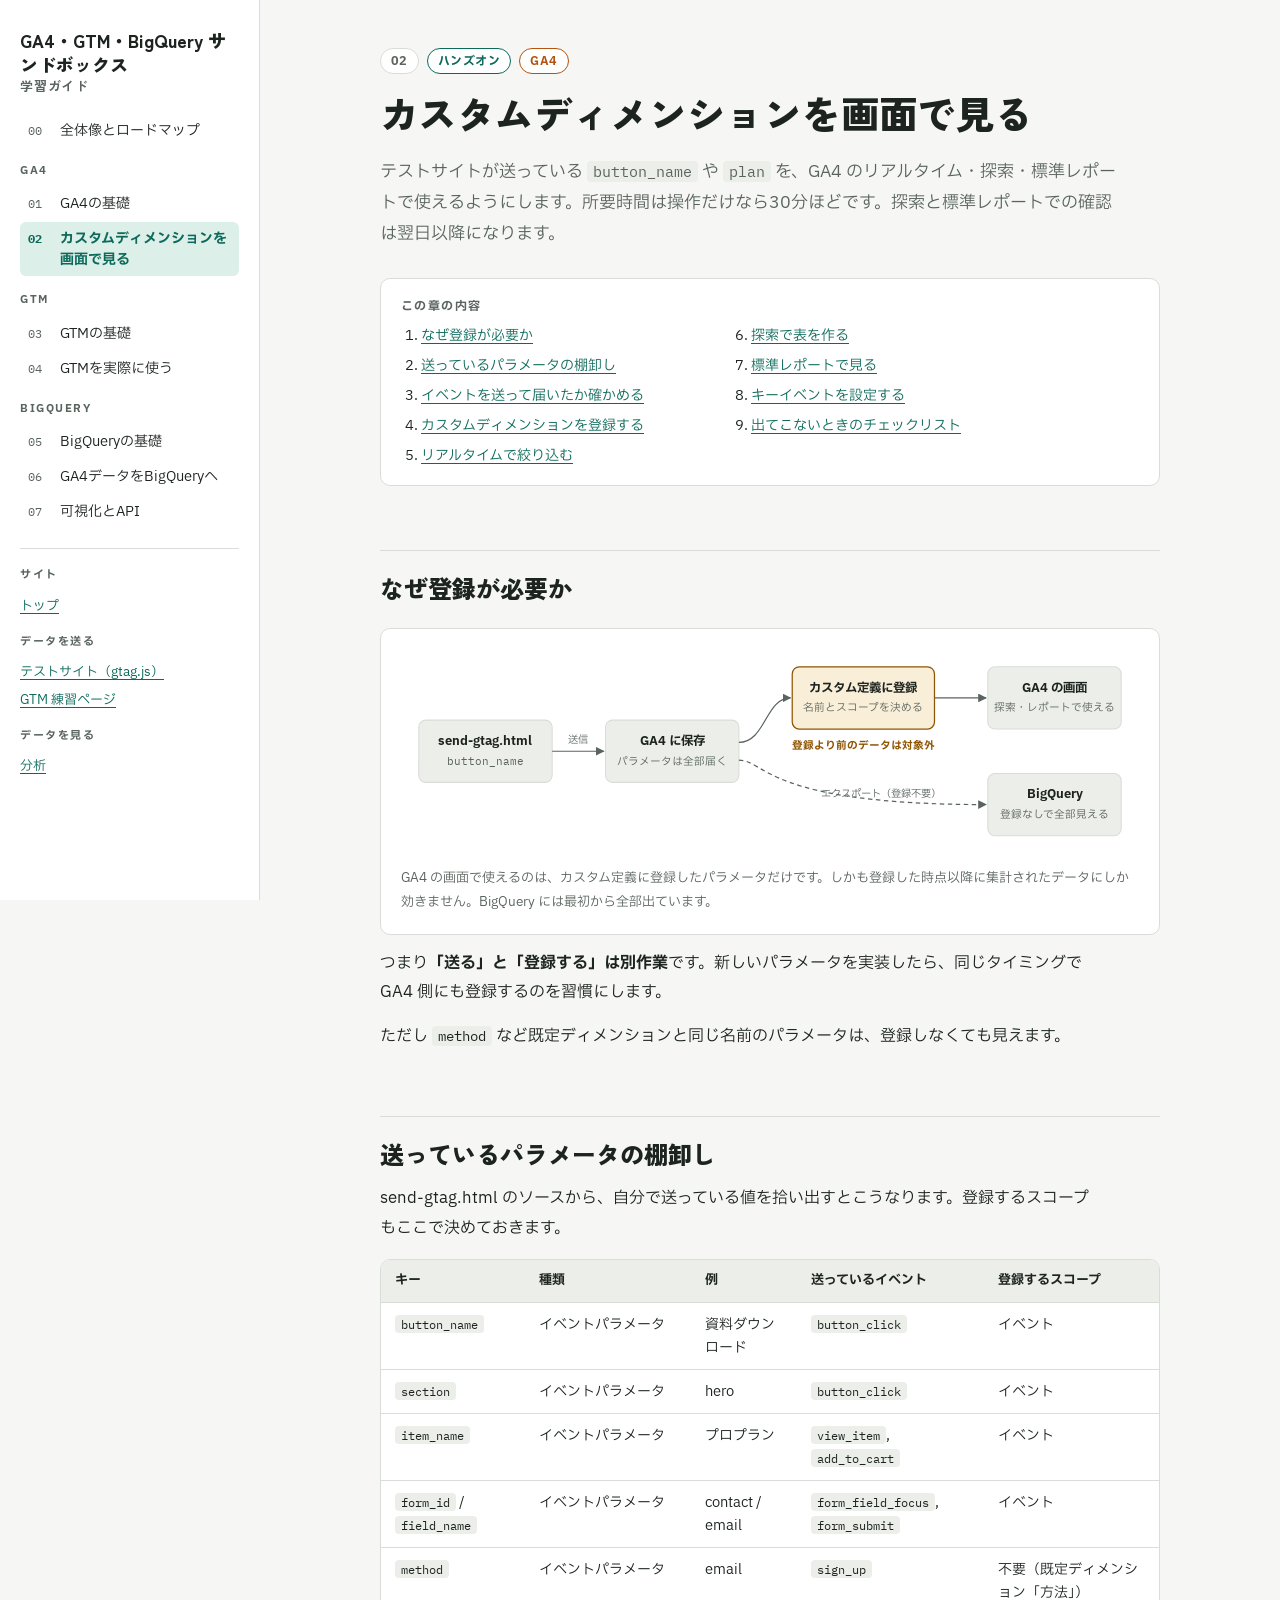
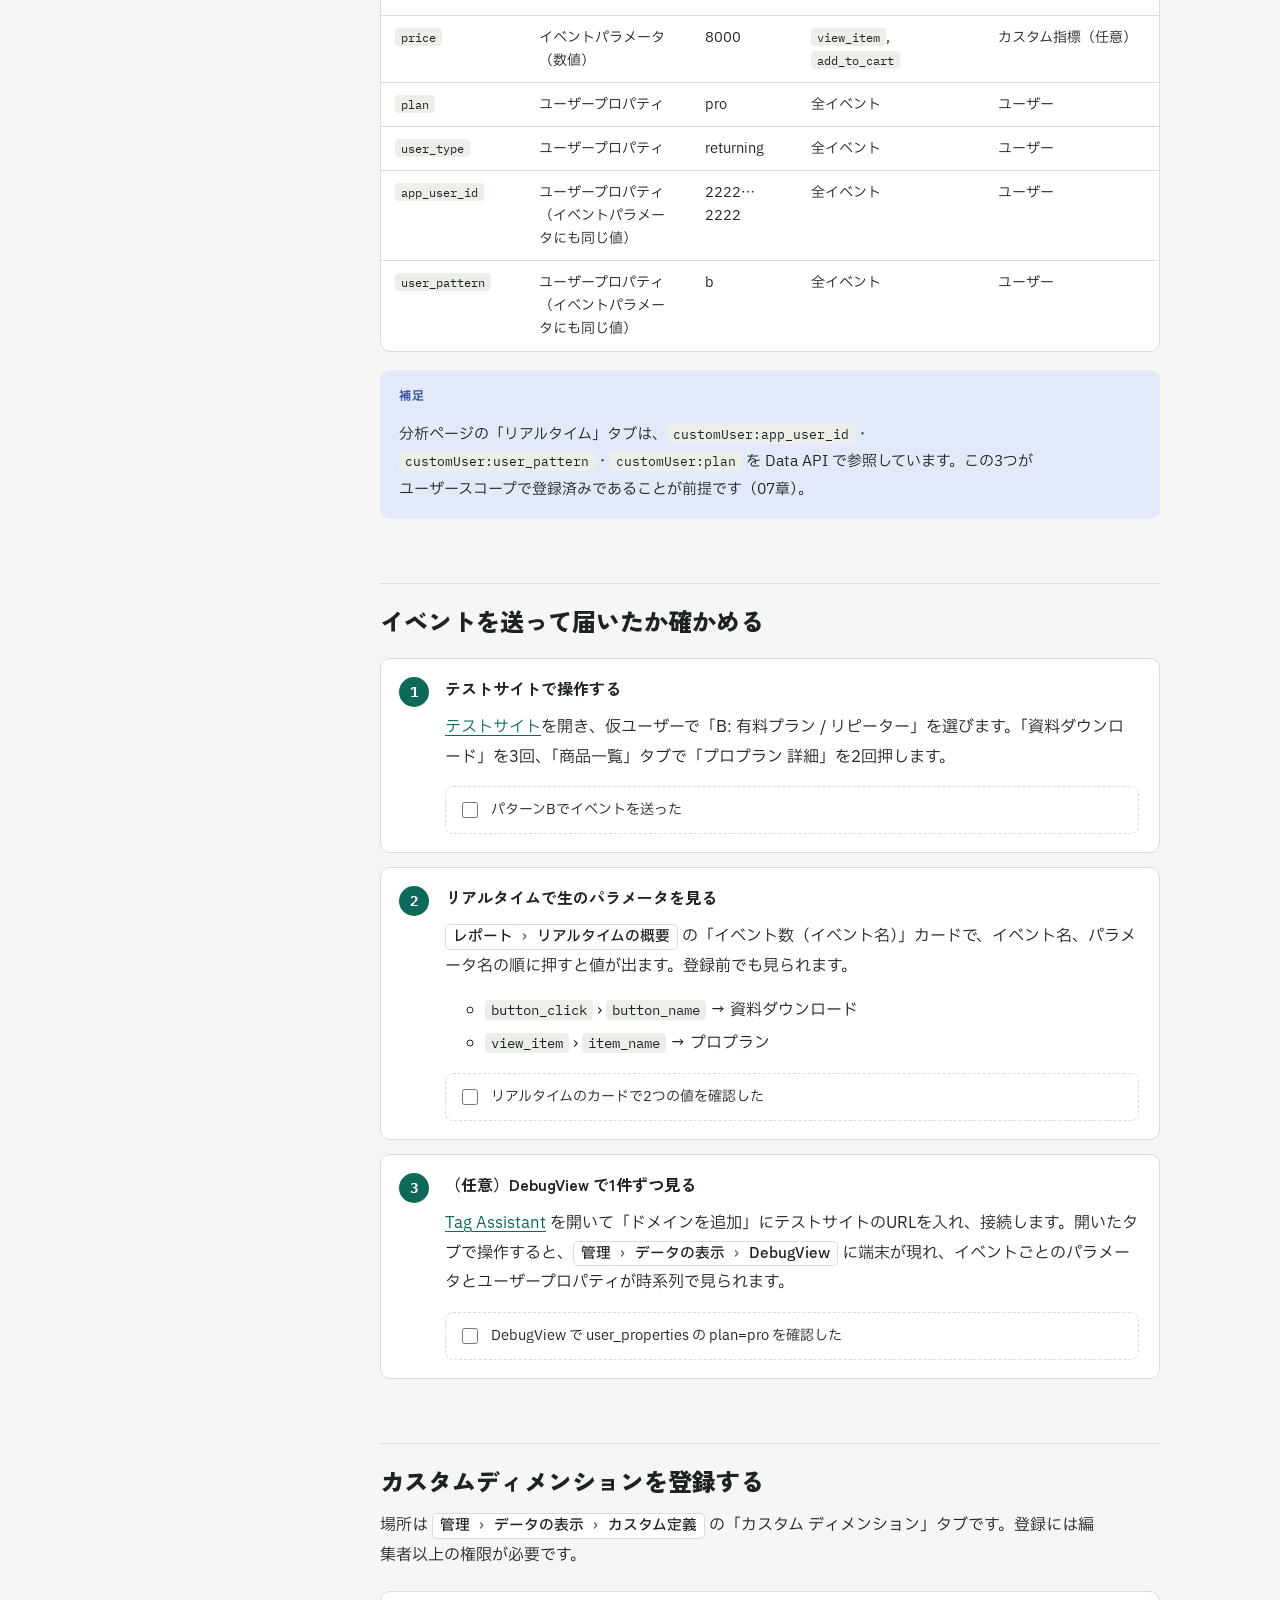
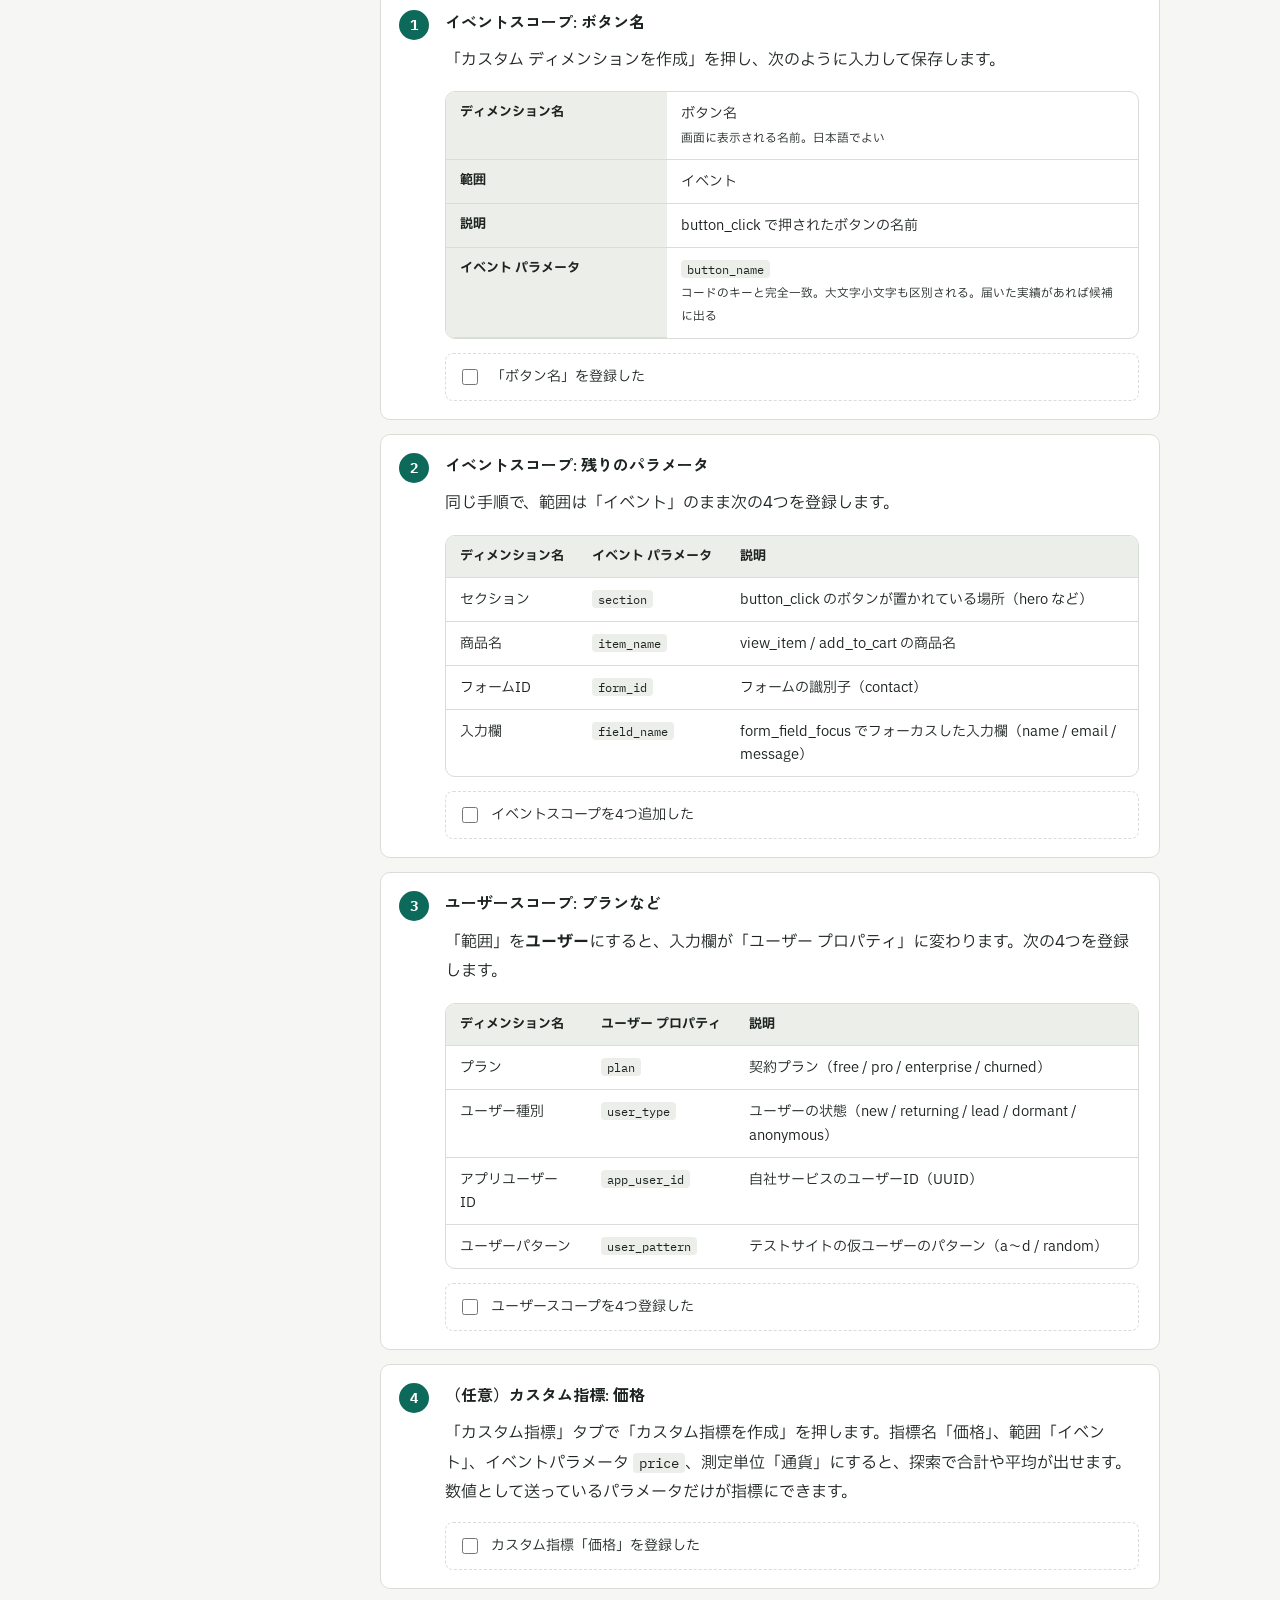
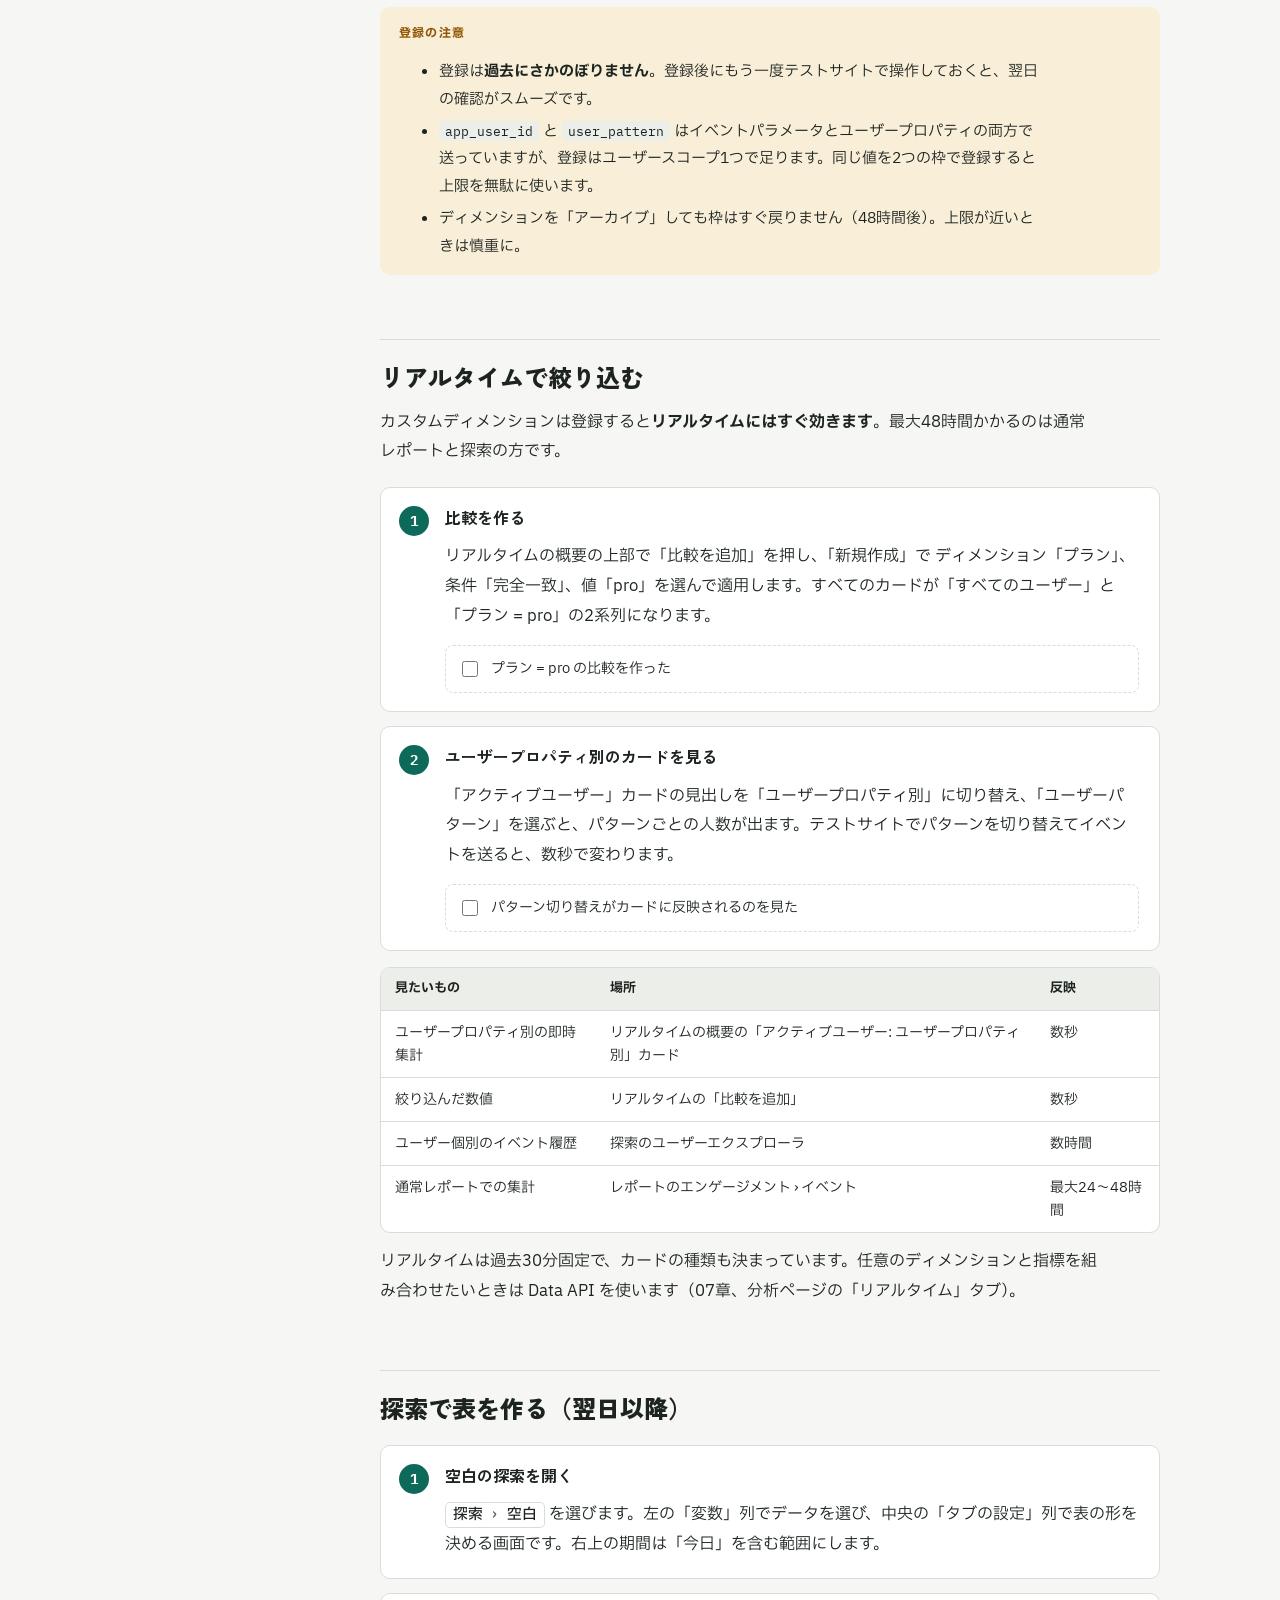
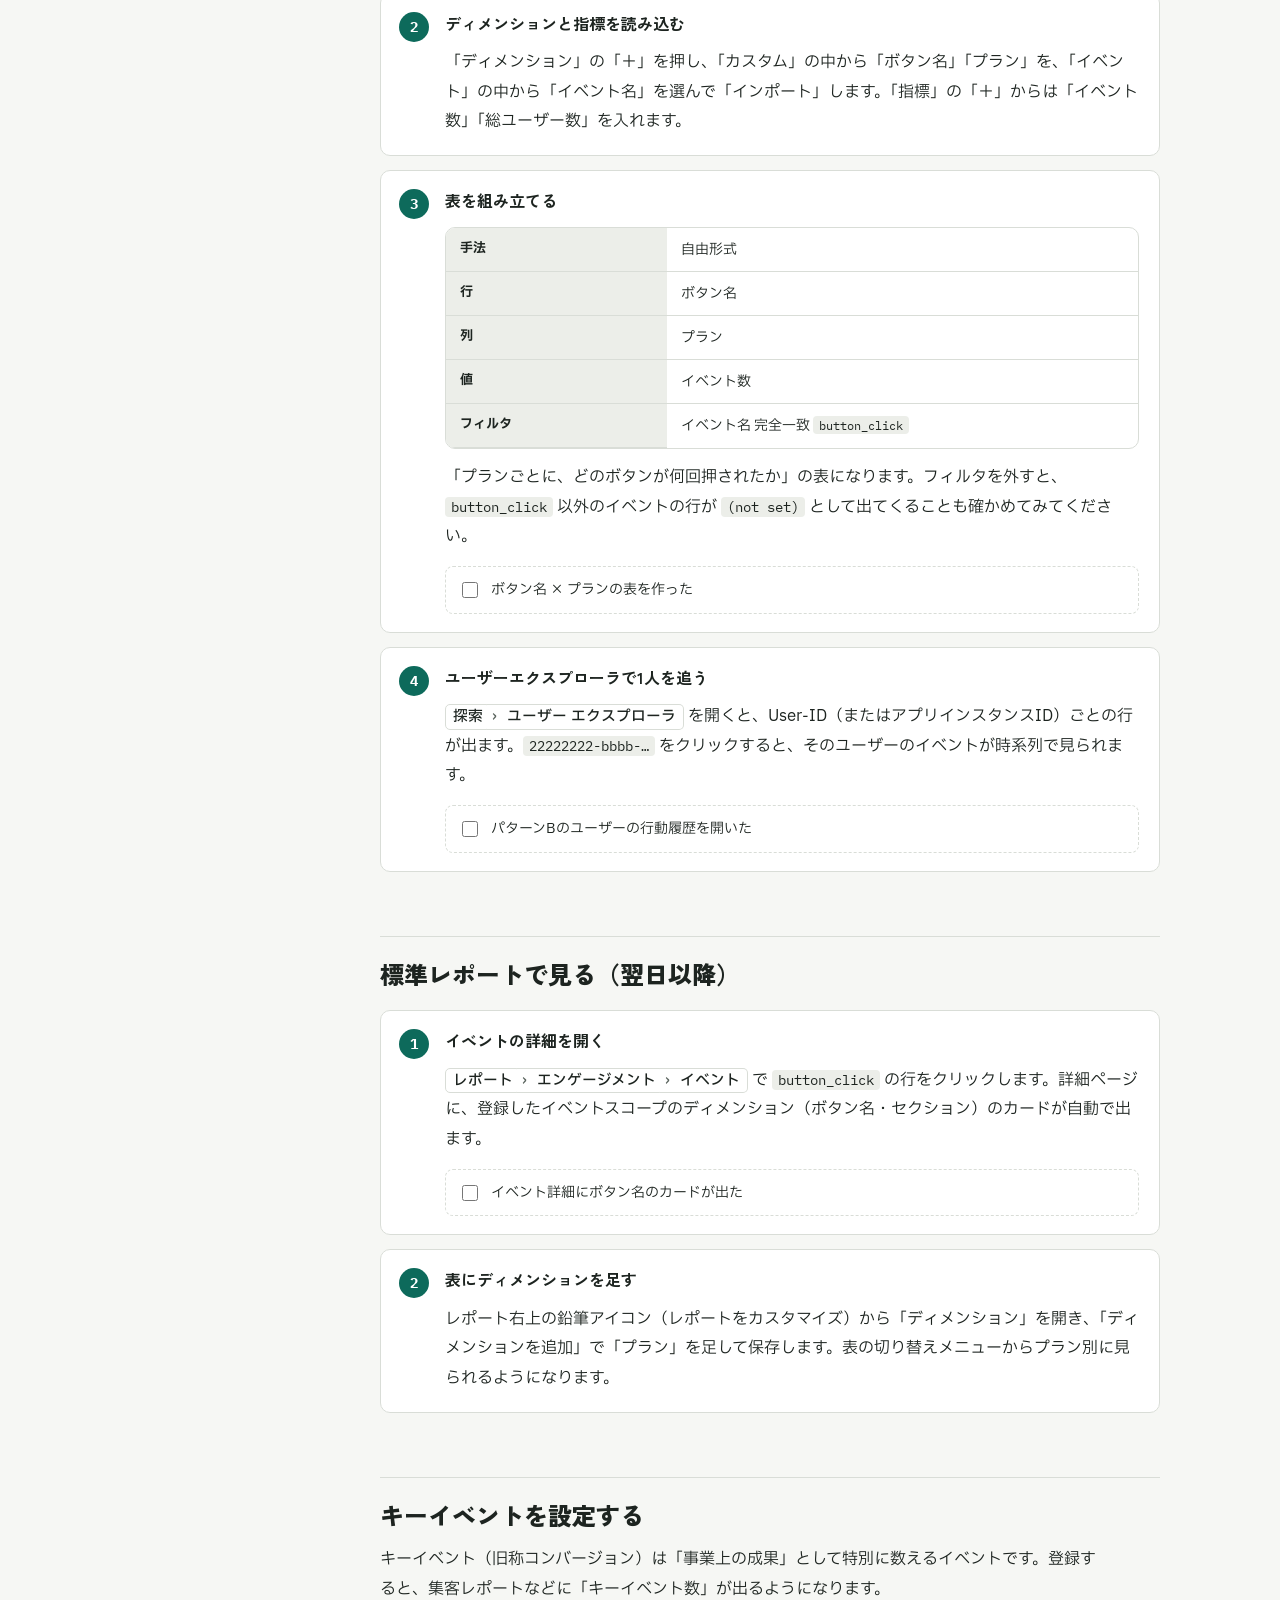
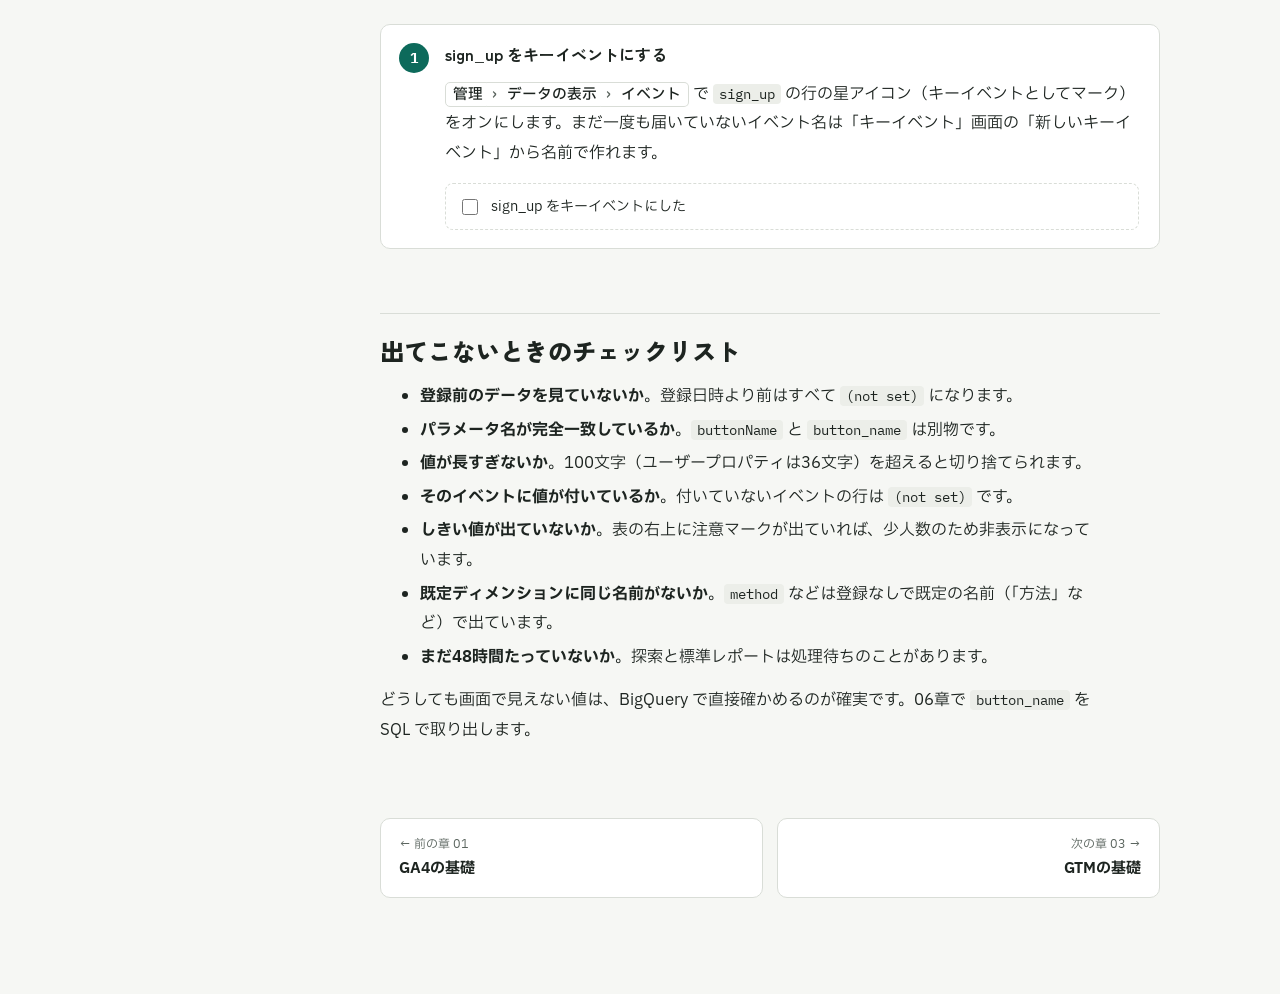
<file: docs/ga4-custom-dimensions.html>
<!doctype html>
<html lang="ja">
<head>
<meta charset="UTF-8" />
<meta name="viewport" content="width=device-width, initial-scale=1.0, viewport-fit=cover" />
<title>02 カスタムディメンションを画面で見る | GA4・GTM・BigQuery サンドボックス</title>
<meta name="claude:viewport-fit-sides" content="cover" />
<link rel="preconnect" href="https://fonts.googleapis.com" />
<link rel="preconnect" href="https://fonts.gstatic.com" crossorigin />
<link rel="stylesheet" href="https://fonts.googleapis.com/css2?family=IBM+Plex+Mono:wght@400;500&family=IBM+Plex+Sans+JP:wght@400;500;700&family=Zen+Kaku+Gothic+New:wght@700;900&display=swap" />
<link rel="stylesheet" href="assets/guide.css" />
</head>
<body>
<div class="shell" data-page-id="ga4-custom-dimensions">
<aside class="side">
<a class="brand" href="index.html">GA4・GTM・BigQuery サンドボックス<small>学習ガイド</small></a>
<nav class="chapters" aria-label="章">
<a data-page="index" href="index.html"><span class="no">00</span><span>全体像とロードマップ</span></a>
<p class="group">GA4</p>
<a data-page="ga4-basics" href="ga4-basics.html"><span class="no">01</span><span>GA4の基礎</span></a>
<a data-page="ga4-custom-dimensions" href="ga4-custom-dimensions.html"><span class="no">02</span><span>カスタムディメンションを画面で見る</span></a>
<p class="group">GTM</p>
<a data-page="gtm-basics" href="gtm-basics.html"><span class="no">03</span><span>GTMの基礎</span></a>
<a data-page="gtm-tutorial" href="gtm-tutorial.html"><span class="no">04</span><span>GTMを実際に使う</span></a>
<p class="group">BigQuery</p>
<a data-page="bigquery-basics" href="bigquery-basics.html"><span class="no">05</span><span>BigQueryの基礎</span></a>
<a data-page="bigquery-export" href="bigquery-export.html"><span class="no">06</span><span>GA4データをBigQueryへ</span></a>
<a data-page="visualize" href="visualize.html"><span class="no">07</span><span>可視化とAPI</span></a>
</nav>
<div class="side-links"><p>サイト</p><a href="https://syamozipc.github.io/GA4_GTM_BigQuery_sandbox/">トップ</a><p>データを送る</p><a href="https://syamozipc.github.io/GA4_GTM_BigQuery_sandbox/send-gtag.html">テストサイト（gtag.js）</a><a href="https://syamozipc.github.io/GA4_GTM_BigQuery_sandbox/send-gtm.html">GTM 練習ページ</a><p>データを見る</p><a href="https://syamozipc.github.io/GA4_GTM_BigQuery_sandbox/analytics.html">分析</a></div>
</aside>
<main>
<div class="content">
<div class="kicker"><span class="chip">02</span><span class="chip kind-hands">ハンズオン</span><span class="chip t-ga4">GA4</span></div>
<h1>カスタムディメンションを画面で見る</h1>
<p class="lead">テストサイトが送っている <code>button_name</code> や <code>plan</code> を、GA4 のリアルタイム・探索・標準レポートで使えるようにします。所要時間は操作だけなら30分ほどです。探索と標準レポートでの確認は翌日以降になります。</p>

<div class="toc"><p>この章の内容</p><ol>
<li><a href="#why">なぜ登録が必要か</a></li>
<li><a href="#inventory">送っているパラメータの棚卸し</a></li>
<li><a href="#send">イベントを送って届いたか確かめる</a></li>
<li><a href="#register">カスタムディメンションを登録する</a></li>
<li><a href="#realtime">リアルタイムで絞り込む</a></li>
<li><a href="#explore">探索で表を作る</a></li>
<li><a href="#report">標準レポートで見る</a></li>
<li><a href="#key">キーイベントを設定する</a></li>
<li><a href="#trouble">出てこないときのチェックリスト</a></li>
</ol></div>

<h2 id="why">なぜ登録が必要か</h2>
<figure class="diagram">
<svg viewBox="0 0 830 230" role="img" aria-label="送ったパラメータはGA4に全部届くが、画面で使えるのはカスタム定義に登録したものだけ。BigQueryには登録なしで全部出る">
<defs><marker id="ah2" viewBox="0 0 10 10" refX="9" refY="5" markerWidth="7" markerHeight="7" orient="auto-start-reverse"><path d="M0 0 L10 5 L0 10 z" class="head"/></marker></defs>
<rect class="box" x="20" y="80" width="150" height="70" rx="8"/>
<text class="t" x="95" y="108" text-anchor="middle">send-gtag.html</text>
<text class="sm" x="95" y="130" text-anchor="middle">button_name</text>
<rect class="box" x="230" y="80" width="150" height="70" rx="8"/>
<text class="t" x="305" y="108" text-anchor="middle">GA4 に保存</text>
<text class="s" x="305" y="130" text-anchor="middle">パラメータは全部届く</text>
<rect class="box-warn" x="440" y="20" width="160" height="70" rx="8"/>
<text class="t" x="520" y="48" text-anchor="middle">カスタム定義に登録</text>
<text class="s" x="520" y="70" text-anchor="middle">名前とスコープを決める</text>
<rect class="box" x="660" y="20" width="150" height="70" rx="8"/>
<text class="t" x="735" y="48" text-anchor="middle">GA4 の画面</text>
<text class="s" x="735" y="70" text-anchor="middle">探索・レポートで使える</text>
<rect class="box" x="660" y="140" width="150" height="70" rx="8"/>
<text class="t" x="735" y="168" text-anchor="middle">BigQuery</text>
<text class="s" x="735" y="190" text-anchor="middle">登録なしで全部見える</text>
<path class="edge" d="M170 115 L228 115" marker-end="url(#ah2)"/>
<text class="el" x="199" y="106" text-anchor="middle">送信</text>
<path class="edge" d="M380 105 C410 105 410 55 438 55" marker-end="url(#ah2)"/>
<path class="edge" d="M600 55 L658 55" marker-end="url(#ah2)"/>
<path class="edge-dash" d="M380 125 C410 125 410 175 658 175" marker-end="url(#ah2)"/>
<text class="el" x="540" y="166" text-anchor="middle">エクスポート（登録不要）</text>
<text class="warn-t" x="520" y="112" text-anchor="middle">登録より前のデータは対象外</text>
</svg>
<figcaption>GA4 の画面で使えるのは、カスタム定義に登録したパラメータだけです。しかも登録した時点以降に集計されたデータにしか効きません。BigQuery には最初から全部出ています。</figcaption>
</figure>
<p>つまり<strong>「送る」と「登録する」は別作業</strong>です。新しいパラメータを実装したら、同じタイミングで GA4 側にも登録するのを習慣にします。</p>
<p>ただし <code>method</code> など既定ディメンションと同じ名前のパラメータは、登録しなくても見えます。</p>

<h2 id="inventory">送っているパラメータの棚卸し</h2>
<p>send-gtag.html のソースから、自分で送っている値を拾い出すとこうなります。登録するスコープもここで決めておきます。</p>
<div class="table-wrap"><table>
<thead><tr><th>キー</th><th>種類</th><th>例</th><th>送っているイベント</th><th>登録するスコープ</th></tr></thead>
<tbody>
<tr><td><code>button_name</code></td><td>イベントパラメータ</td><td>資料ダウンロード</td><td><code>button_click</code></td><td>イベント</td></tr>
<tr><td><code>section</code></td><td>イベントパラメータ</td><td>hero</td><td><code>button_click</code></td><td>イベント</td></tr>
<tr><td><code>item_name</code></td><td>イベントパラメータ</td><td>プロプラン</td><td><code>view_item</code>, <code>add_to_cart</code></td><td>イベント</td></tr>
<tr><td><code>form_id</code> / <code>field_name</code></td><td>イベントパラメータ</td><td>contact / email</td><td><code>form_field_focus</code>, <code>form_submit</code></td><td>イベント</td></tr>
<tr><td><code>method</code></td><td>イベントパラメータ</td><td>email</td><td><code>sign_up</code></td><td>不要（既定ディメンション「方法」）</td></tr>
<tr><td><code>price</code></td><td>イベントパラメータ（数値）</td><td>8000</td><td><code>view_item</code>, <code>add_to_cart</code></td><td>カスタム指標（任意）</td></tr>
<tr><td><code>plan</code></td><td>ユーザープロパティ</td><td>pro</td><td>全イベント</td><td>ユーザー</td></tr>
<tr><td><code>user_type</code></td><td>ユーザープロパティ</td><td>returning</td><td>全イベント</td><td>ユーザー</td></tr>
<tr><td><code>app_user_id</code></td><td>ユーザープロパティ（イベントパラメータにも同じ値）</td><td>2222…2222</td><td>全イベント</td><td>ユーザー</td></tr>
<tr><td><code>user_pattern</code></td><td>ユーザープロパティ（イベントパラメータにも同じ値）</td><td>b</td><td>全イベント</td><td>ユーザー</td></tr>
</tbody></table></div>
<div class="callout tip"><span class="label">補足</span>
<p>分析ページの「リアルタイム」タブは、<code>customUser:app_user_id</code>・<code>customUser:user_pattern</code>・<code>customUser:plan</code> を Data API で参照しています。この3つがユーザースコープで登録済みであることが前提です（07章）。</p></div>

<h2 id="send">イベントを送って届いたか確かめる</h2>
<ol class="steps">
<li><h4>テストサイトで操作する</h4>
<p><a href="https://syamozipc.github.io/GA4_GTM_BigQuery_sandbox/send-gtag.html">テストサイト</a>を開き、仮ユーザーで「B: 有料プラン / リピーター」を選びます。「資料ダウンロード」を3回、「商品一覧」タブで「プロプラン 詳細」を2回押します。</p>
<label class="check"><input type="checkbox" id="s-send"> パターンBでイベントを送った</label></li>
<li><h4>リアルタイムで生のパラメータを見る</h4>
<p><span class="ui-path"><span>レポート</span><span>リアルタイムの概要</span></span> の「イベント数（イベント名）」カードで、イベント名、パラメータ名の順に押すと値が出ます。登録前でも見られます。</p>
<ul>
<li><code>button_click</code> › <code>button_name</code> → 資料ダウンロード</li>
<li><code>view_item</code> › <code>item_name</code> → プロプラン</li>
</ul>
<label class="check"><input type="checkbox" id="s-realtime-raw"> リアルタイムのカードで2つの値を確認した</label></li>
<li><h4>（任意）DebugView で1件ずつ見る</h4>
<p><a href="https://tagassistant.google.com">Tag Assistant</a> を開いて「ドメインを追加」にテストサイトのURLを入れ、接続します。開いたタブで操作すると、<span class="ui-path"><span>管理</span><span>データの表示</span><span>DebugView</span></span> に端末が現れ、イベントごとのパラメータとユーザープロパティが時系列で見られます。</p>
<label class="check"><input type="checkbox" id="s-debugview"> DebugView で user_properties の plan=pro を確認した</label></li>
</ol>

<h2 id="register">カスタムディメンションを登録する</h2>
<p>場所は <span class="ui-path"><span>管理</span><span>データの表示</span><span>カスタム定義</span></span> の「カスタム ディメンション」タブです。登録には編集者以上の権限が必要です。</p>
<ol class="steps">
<li><h4>イベントスコープ: ボタン名</h4>
<p>「カスタム ディメンションを作成」を押し、次のように入力して保存します。</p>
<div class="table-wrap"><table class="form-table"><tbody>
<tr><th>ディメンション名</th><td>ボタン名<br><small>画面に表示される名前。日本語でよい</small></td></tr>
<tr><th>範囲</th><td>イベント</td></tr>
<tr><th>説明</th><td>button_click で押されたボタンの名前</td></tr>
<tr><th>イベント パラメータ</th><td><code>button_name</code><br><small>コードのキーと完全一致。大文字小文字も区別される。届いた実績があれば候補に出る</small></td></tr>
</tbody></table></div>
<label class="check"><input type="checkbox" id="r-button"> 「ボタン名」を登録した</label></li>
<li><h4>イベントスコープ: 残りのパラメータ</h4>
<p>同じ手順で、範囲は「イベント」のまま次の4つを登録します。</p>
<div class="table-wrap"><table>
<thead><tr><th>ディメンション名</th><th>イベント パラメータ</th><th>説明</th></tr></thead>
<tbody>
<tr><td>セクション</td><td><code>section</code></td><td>button_click のボタンが置かれている場所（hero など）</td></tr>
<tr><td>商品名</td><td><code>item_name</code></td><td>view_item / add_to_cart の商品名</td></tr>
<tr><td>フォームID</td><td><code>form_id</code></td><td>フォームの識別子（contact）</td></tr>
<tr><td>入力欄</td><td><code>field_name</code></td><td>form_field_focus でフォーカスした入力欄（name / email / message）</td></tr>
</tbody></table></div>
<label class="check"><input type="checkbox" id="r-events"> イベントスコープを4つ追加した</label></li>
<li><h4>ユーザースコープ: プランなど</h4>
<p>「範囲」を<strong>ユーザー</strong>にすると、入力欄が「ユーザー プロパティ」に変わります。次の4つを登録します。</p>
<div class="table-wrap"><table>
<thead><tr><th>ディメンション名</th><th>ユーザー プロパティ</th><th>説明</th></tr></thead>
<tbody>
<tr><td>プラン</td><td><code>plan</code></td><td>契約プラン（free / pro / enterprise / churned）</td></tr>
<tr><td>ユーザー種別</td><td><code>user_type</code></td><td>ユーザーの状態（new / returning / lead / dormant / anonymous）</td></tr>
<tr><td>アプリユーザーID</td><td><code>app_user_id</code></td><td>自社サービスのユーザーID（UUID）</td></tr>
<tr><td>ユーザーパターン</td><td><code>user_pattern</code></td><td>テストサイトの仮ユーザーのパターン（a〜d / random）</td></tr>
</tbody></table></div>
<label class="check"><input type="checkbox" id="r-users"> ユーザースコープを4つ登録した</label></li>
<li><h4>（任意）カスタム指標: 価格</h4>
<p>「カスタム指標」タブで「カスタム指標を作成」を押します。指標名「価格」、範囲「イベント」、イベントパラメータ <code>price</code>、測定単位「通貨」にすると、探索で合計や平均が出せます。数値として送っているパラメータだけが指標にできます。</p>
<label class="check"><input type="checkbox" id="r-metric"> カスタム指標「価格」を登録した</label></li>
</ol>
<div class="callout warn"><span class="label">登録の注意</span>
<ul>
<li>登録は<strong>過去にさかのぼりません</strong>。登録後にもう一度テストサイトで操作しておくと、翌日の確認がスムーズです。</li>
<li><code>app_user_id</code> と <code>user_pattern</code> はイベントパラメータとユーザープロパティの両方で送っていますが、登録はユーザースコープ1つで足ります。同じ値を2つの枠で登録すると上限を無駄に使います。</li>
<li>ディメンションを「アーカイブ」しても枠はすぐ戻りません（48時間後）。上限が近いときは慎重に。</li>
</ul></div>

<h2 id="realtime">リアルタイムで絞り込む</h2>
<p>カスタムディメンションは登録すると<strong>リアルタイムにはすぐ効きます</strong>。最大48時間かかるのは通常レポートと探索の方です。</p>
<ol class="steps">
<li><h4>比較を作る</h4>
<p>リアルタイムの概要の上部で「比較を追加」を押し、「新規作成」で ディメンション「プラン」、条件「完全一致」、値「pro」を選んで適用します。すべてのカードが「すべてのユーザー」と「プラン = pro」の2系列になります。</p>
<label class="check"><input type="checkbox" id="rt-compare"> プラン = pro の比較を作った</label></li>
<li><h4>ユーザープロパティ別のカードを見る</h4>
<p>「アクティブユーザー」カードの見出しを「ユーザープロパティ別」に切り替え、「ユーザーパターン」を選ぶと、パターンごとの人数が出ます。テストサイトでパターンを切り替えてイベントを送ると、数秒で変わります。</p>
<label class="check"><input type="checkbox" id="rt-card"> パターン切り替えがカードに反映されるのを見た</label></li>
</ol>
<div class="table-wrap"><table>
<thead><tr><th>見たいもの</th><th>場所</th><th>反映</th></tr></thead>
<tbody>
<tr><td>ユーザープロパティ別の即時集計</td><td>リアルタイムの概要の「アクティブユーザー: ユーザープロパティ別」カード</td><td>数秒</td></tr>
<tr><td>絞り込んだ数値</td><td>リアルタイムの「比較を追加」</td><td>数秒</td></tr>
<tr><td>ユーザー個別のイベント履歴</td><td>探索のユーザーエクスプローラ</td><td>数時間</td></tr>
<tr><td>通常レポートでの集計</td><td>レポートのエンゲージメント › イベント</td><td>最大24〜48時間</td></tr>
</tbody></table></div>
<p>リアルタイムは過去30分固定で、カードの種類も決まっています。任意のディメンションと指標を組み合わせたいときは Data API を使います（07章、分析ページの「リアルタイム」タブ）。</p>

<h2 id="explore">探索で表を作る（翌日以降）</h2>
<ol class="steps">
<li><h4>空白の探索を開く</h4>
<p><span class="ui-path"><span>探索</span><span>空白</span></span> を選びます。左の「変数」列でデータを選び、中央の「タブの設定」列で表の形を決める画面です。右上の期間は「今日」を含む範囲にします。</p></li>
<li><h4>ディメンションと指標を読み込む</h4>
<p>「ディメンション」の「＋」を押し、「カスタム」の中から「ボタン名」「プラン」を、「イベント」の中から「イベント名」を選んで「インポート」します。「指標」の「＋」からは「イベント数」「総ユーザー数」を入れます。</p></li>
<li><h4>表を組み立てる</h4>
<div class="table-wrap"><table class="form-table"><tbody>
<tr><th>手法</th><td>自由形式</td></tr>
<tr><th>行</th><td>ボタン名</td></tr>
<tr><th>列</th><td>プラン</td></tr>
<tr><th>値</th><td>イベント数</td></tr>
<tr><th>フィルタ</th><td>イベント名 完全一致 <code>button_click</code></td></tr>
</tbody></table></div>
<p>「プランごとに、どのボタンが何回押されたか」の表になります。フィルタを外すと、<code>button_click</code> 以外のイベントの行が <code>(not set)</code> として出てくることも確かめてみてください。</p>
<label class="check"><input type="checkbox" id="ex-table"> ボタン名 × プランの表を作った</label></li>
<li><h4>ユーザーエクスプローラで1人を追う</h4>
<p><span class="ui-path"><span>探索</span><span>ユーザー エクスプローラ</span></span> を開くと、User-ID（またはアプリインスタンスID）ごとの行が出ます。<code>22222222-bbbb-…</code> をクリックすると、そのユーザーのイベントが時系列で見られます。</p>
<label class="check"><input type="checkbox" id="ex-user"> パターンBのユーザーの行動履歴を開いた</label></li>
</ol>

<h2 id="report">標準レポートで見る（翌日以降）</h2>
<ol class="steps">
<li><h4>イベントの詳細を開く</h4>
<p><span class="ui-path"><span>レポート</span><span>エンゲージメント</span><span>イベント</span></span> で <code>button_click</code> の行をクリックします。詳細ページに、登録したイベントスコープのディメンション（ボタン名・セクション）のカードが自動で出ます。</p>
<label class="check"><input type="checkbox" id="rp-detail"> イベント詳細にボタン名のカードが出た</label></li>
<li><h4>表にディメンションを足す</h4>
<p>レポート右上の鉛筆アイコン（レポートをカスタマイズ）から「ディメンション」を開き、「ディメンションを追加」で「プラン」を足して保存します。表の切り替えメニューからプラン別に見られるようになります。</p></li>
</ol>

<h2 id="key">キーイベントを設定する</h2>
<p>キーイベント（旧称コンバージョン）は「事業上の成果」として特別に数えるイベントです。登録すると、集客レポートなどに「キーイベント数」が出るようになります。</p>
<ol class="steps">
<li><h4>sign_up をキーイベントにする</h4>
<p><span class="ui-path"><span>管理</span><span>データの表示</span><span>イベント</span></span> で <code>sign_up</code> の行の星アイコン（キーイベントとしてマーク）をオンにします。まだ一度も届いていないイベント名は「キーイベント」画面の「新しいキーイベント」から名前で作れます。</p>
<label class="check"><input type="checkbox" id="k-signup"> sign_up をキーイベントにした</label></li>
</ol>

<h2 id="trouble">出てこないときのチェックリスト</h2>
<ul>
<li><strong>登録前のデータを見ていないか</strong>。登録日時より前はすべて <code>(not set)</code> になります。</li>
<li><strong>パラメータ名が完全一致しているか</strong>。<code>buttonName</code> と <code>button_name</code> は別物です。</li>
<li><strong>値が長すぎないか</strong>。100文字（ユーザープロパティは36文字）を超えると切り捨てられます。</li>
<li><strong>そのイベントに値が付いているか</strong>。付いていないイベントの行は <code>(not set)</code> です。</li>
<li><strong>しきい値が出ていないか</strong>。表の右上に注意マークが出ていれば、少人数のため非表示になっています。</li>
<li><strong>既定ディメンションに同じ名前がないか</strong>。<code>method</code> などは登録なしで既定の名前（「方法」など）で出ています。</li>
<li><strong>まだ48時間たっていないか</strong>。探索と標準レポートは処理待ちのことがあります。</li>
</ul>
<p>どうしても画面で見えない値は、BigQuery で直接確かめるのが確実です。06章で <code>button_name</code> を SQL で取り出します。</p>
<nav class="pager" aria-label="前後の章">
<a class="prev" href="ga4-basics.html"><small>← 前の章 01</small>GA4の基礎</a>
<a class="next" href="gtm-basics.html"><small>次の章 03 →</small>GTMの基礎</a>
</nav>
</div>
</main>
</div>
<script src="assets/guide.js"></script>
</body>
</html>
</file>
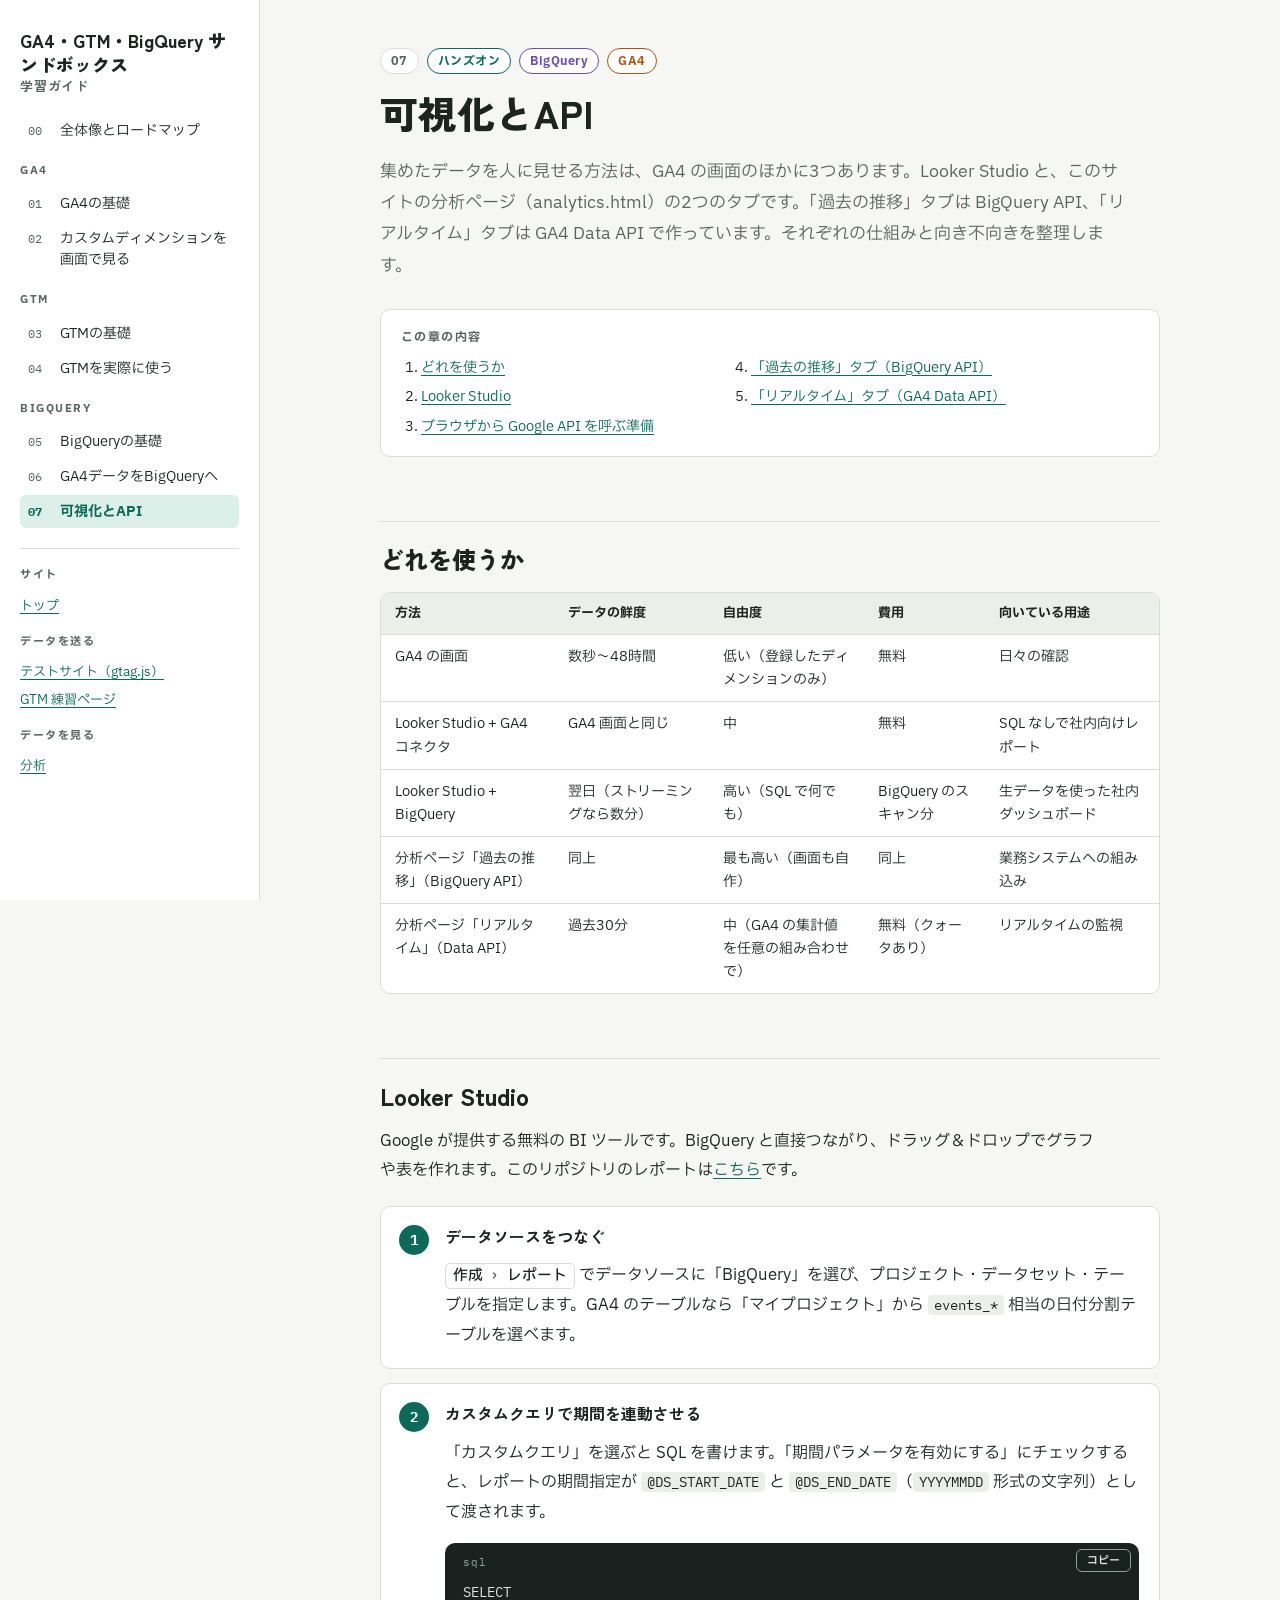
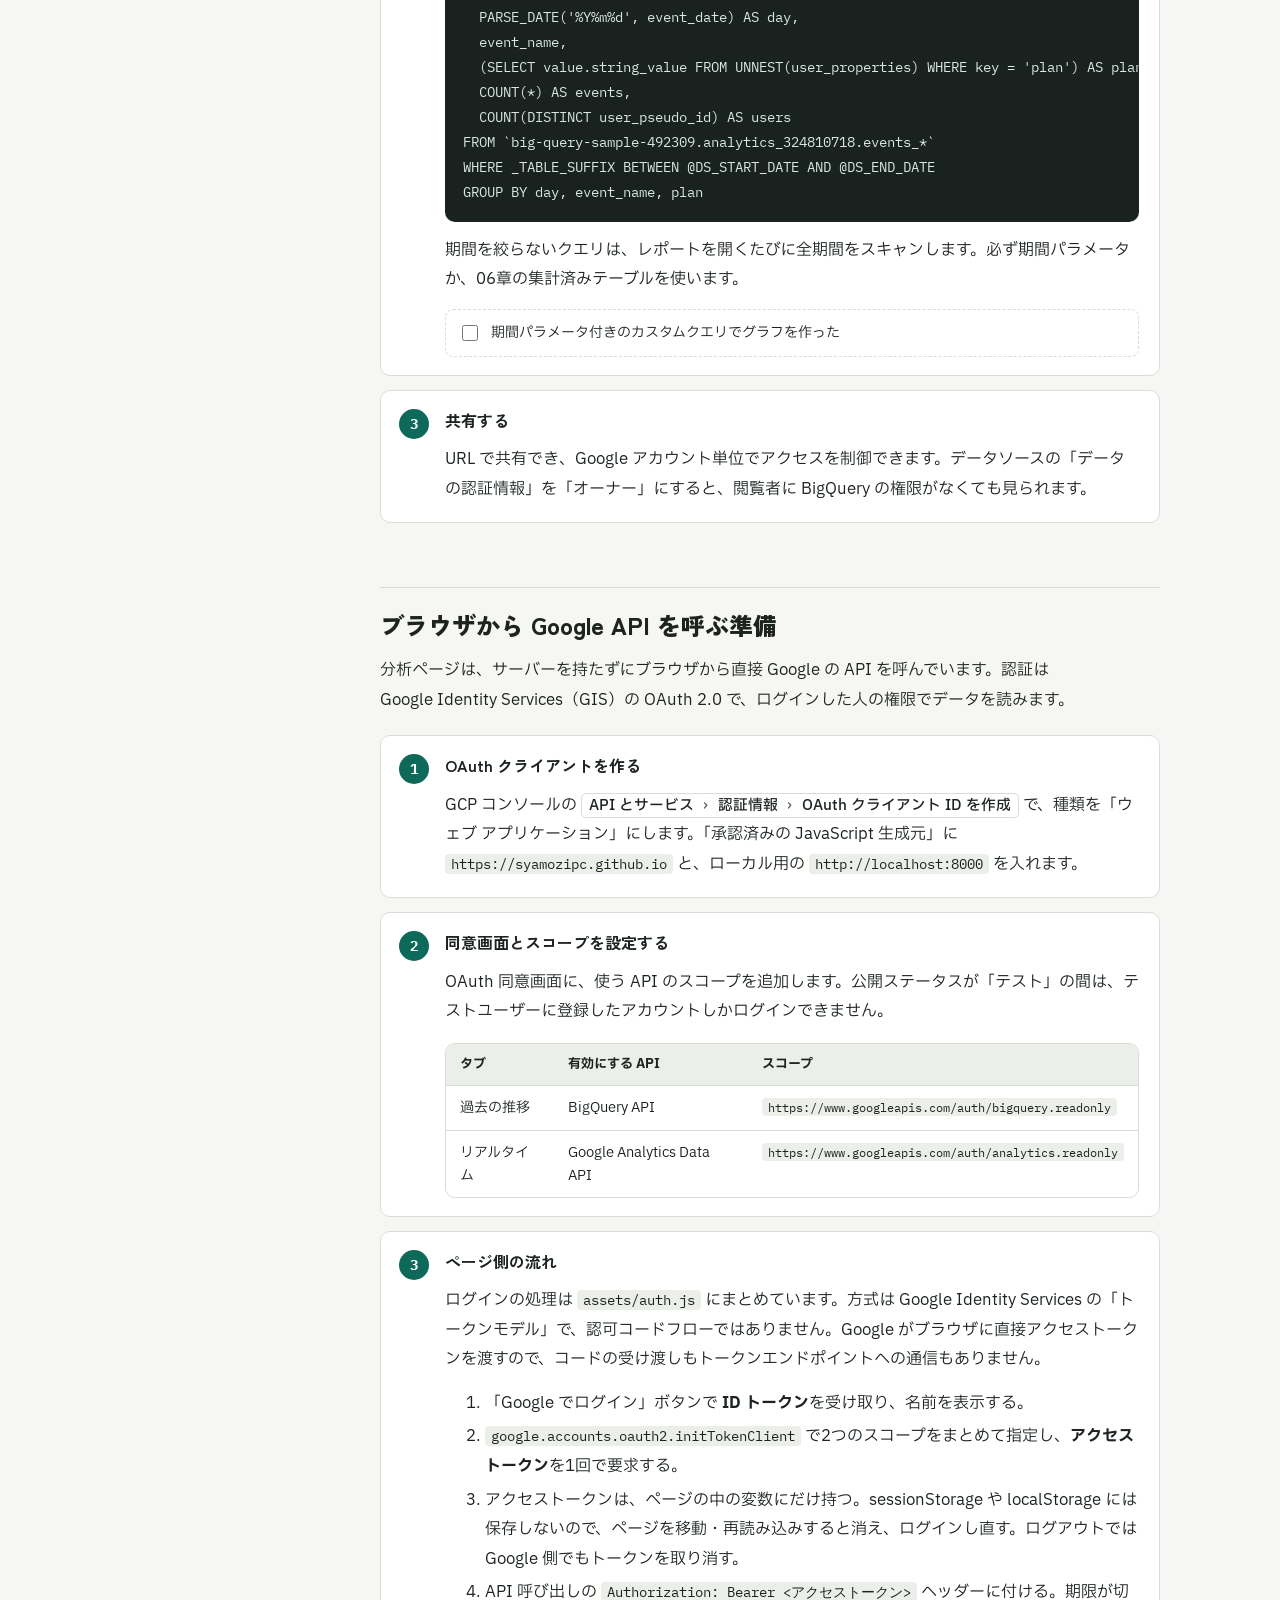
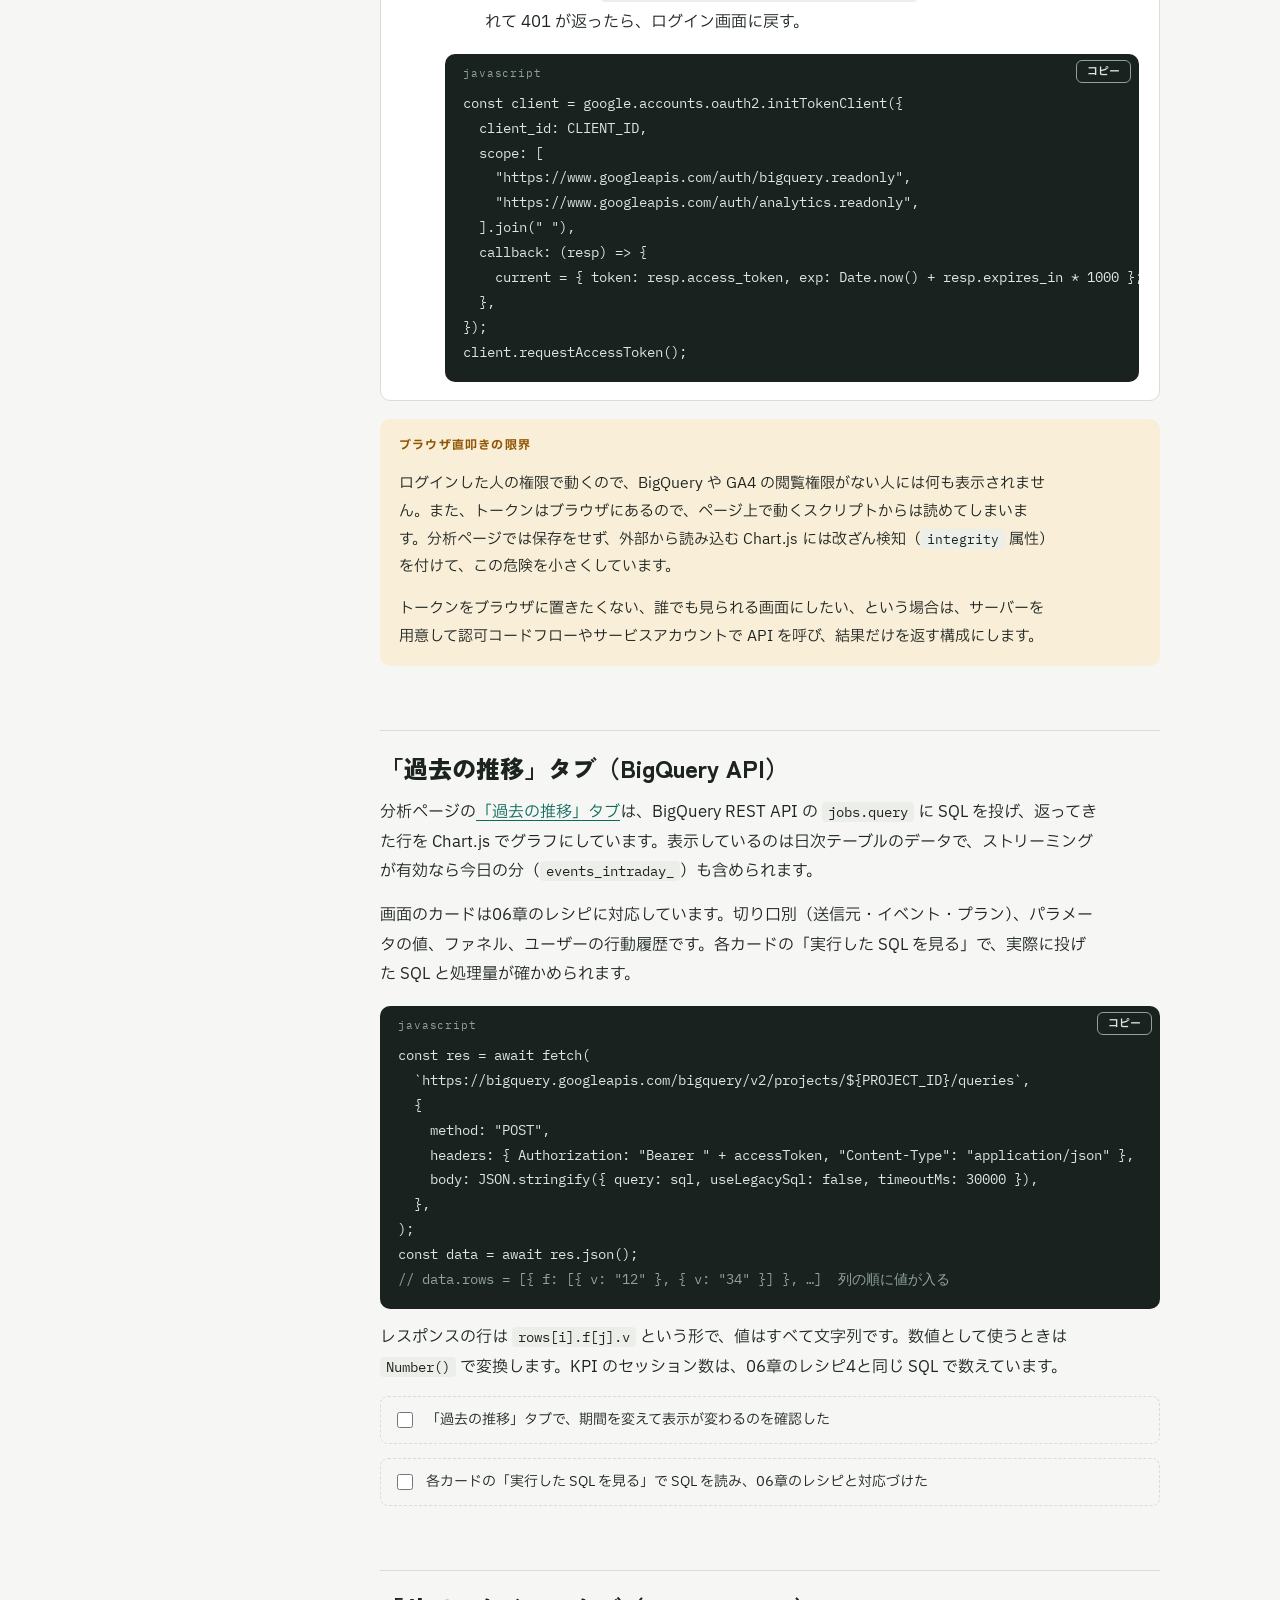
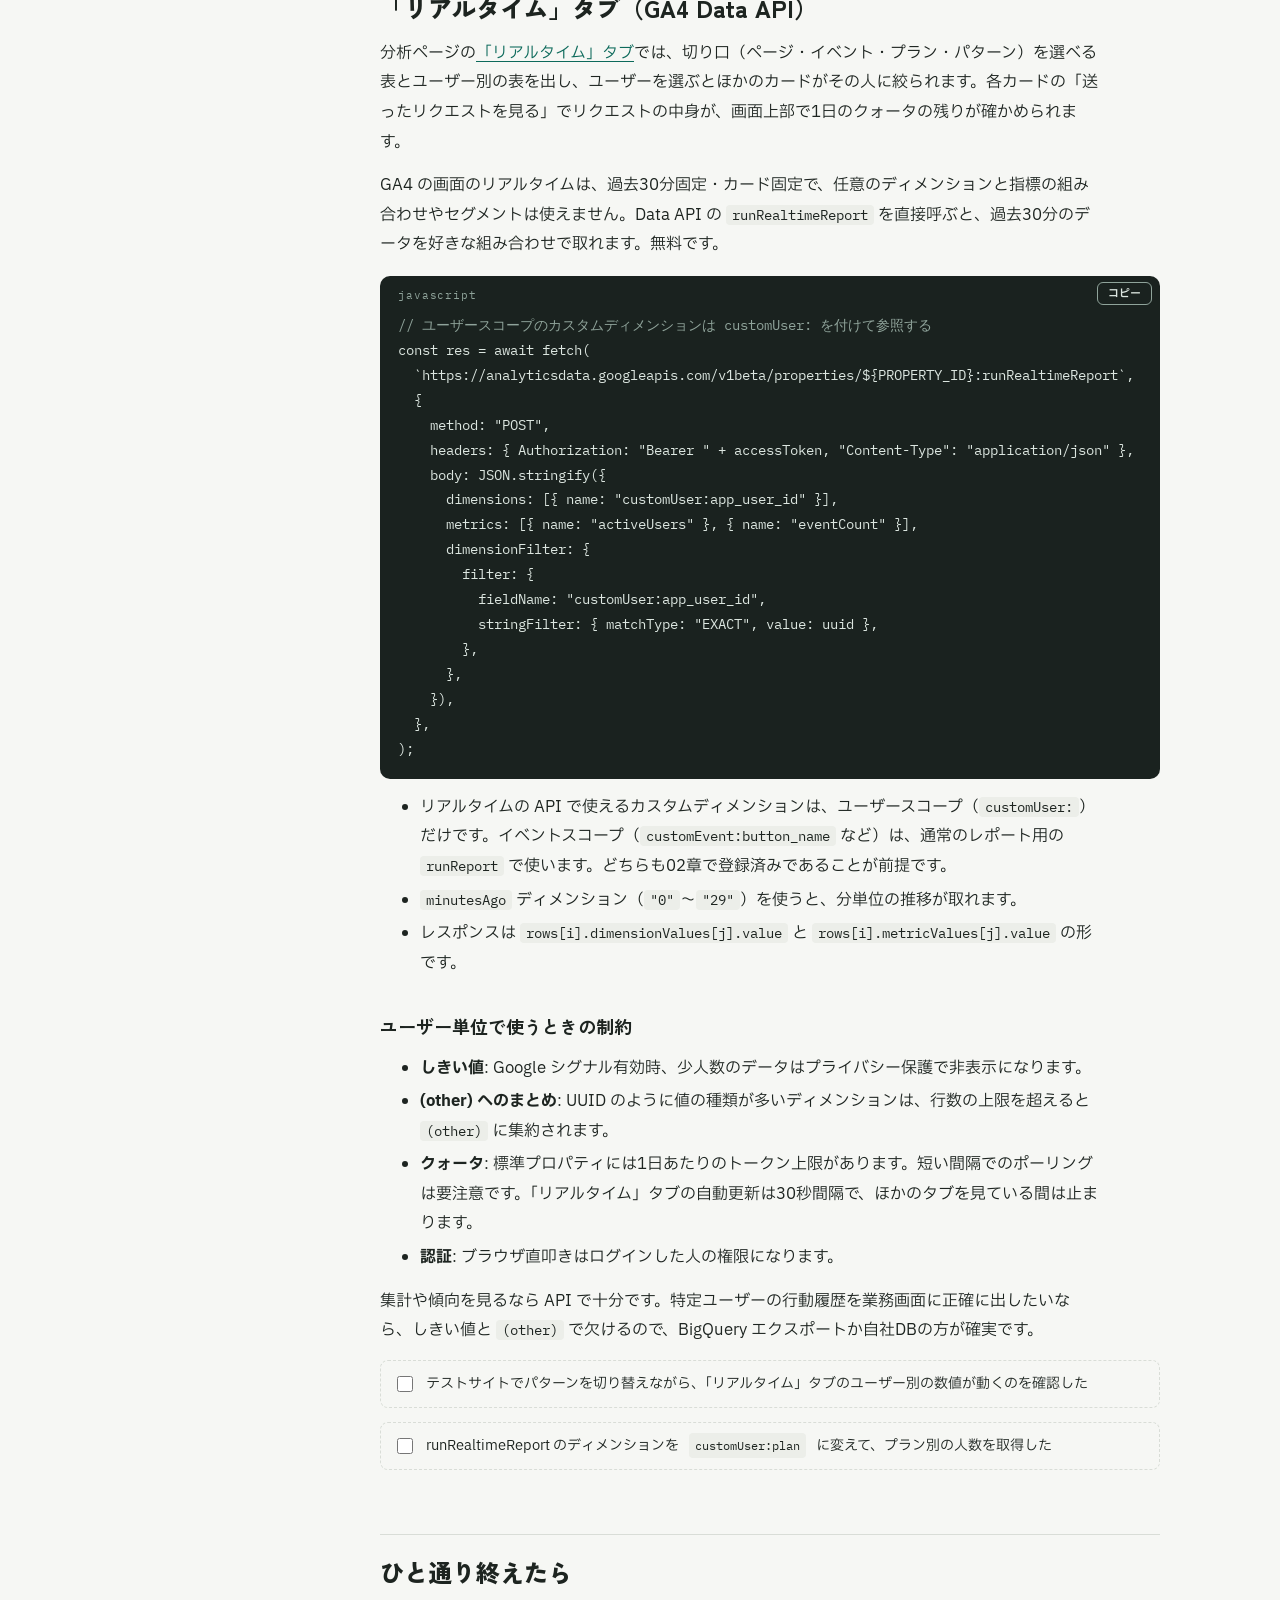
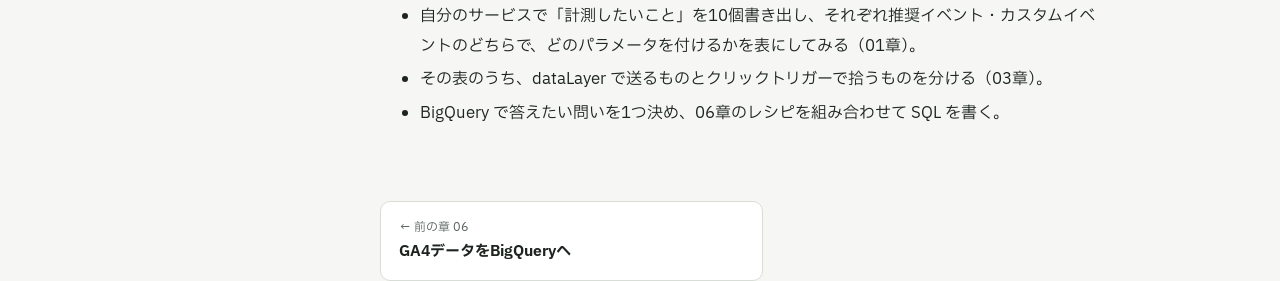
<file: docs/visualize.html>
<!doctype html>
<html lang="ja">
<head>
<meta charset="UTF-8" />
<meta name="viewport" content="width=device-width, initial-scale=1.0, viewport-fit=cover" />
<title>07 可視化とAPI | GA4・GTM・BigQuery サンドボックス</title>
<meta name="claude:viewport-fit-sides" content="cover" />
<link rel="preconnect" href="https://fonts.googleapis.com" />
<link rel="preconnect" href="https://fonts.gstatic.com" crossorigin />
<link rel="stylesheet" href="https://fonts.googleapis.com/css2?family=IBM+Plex+Mono:wght@400;500&family=IBM+Plex+Sans+JP:wght@400;500;700&family=Zen+Kaku+Gothic+New:wght@700;900&display=swap" />
<link rel="stylesheet" href="assets/guide.css" />
</head>
<body>
<div class="shell" data-page-id="visualize">
<aside class="side">
<a class="brand" href="index.html">GA4・GTM・BigQuery サンドボックス<small>学習ガイド</small></a>
<nav class="chapters" aria-label="章">
<a data-page="index" href="index.html"><span class="no">00</span><span>全体像とロードマップ</span></a>
<p class="group">GA4</p>
<a data-page="ga4-basics" href="ga4-basics.html"><span class="no">01</span><span>GA4の基礎</span></a>
<a data-page="ga4-custom-dimensions" href="ga4-custom-dimensions.html"><span class="no">02</span><span>カスタムディメンションを画面で見る</span></a>
<p class="group">GTM</p>
<a data-page="gtm-basics" href="gtm-basics.html"><span class="no">03</span><span>GTMの基礎</span></a>
<a data-page="gtm-tutorial" href="gtm-tutorial.html"><span class="no">04</span><span>GTMを実際に使う</span></a>
<p class="group">BigQuery</p>
<a data-page="bigquery-basics" href="bigquery-basics.html"><span class="no">05</span><span>BigQueryの基礎</span></a>
<a data-page="bigquery-export" href="bigquery-export.html"><span class="no">06</span><span>GA4データをBigQueryへ</span></a>
<a data-page="visualize" href="visualize.html"><span class="no">07</span><span>可視化とAPI</span></a>
</nav>
<div class="side-links"><p>サイト</p><a href="https://syamozipc.github.io/GA4_GTM_BigQuery_sandbox/">トップ</a><p>データを送る</p><a href="https://syamozipc.github.io/GA4_GTM_BigQuery_sandbox/send-gtag.html">テストサイト（gtag.js）</a><a href="https://syamozipc.github.io/GA4_GTM_BigQuery_sandbox/send-gtm.html">GTM 練習ページ</a><p>データを見る</p><a href="https://syamozipc.github.io/GA4_GTM_BigQuery_sandbox/analytics.html">分析</a></div>
</aside>
<main>
<div class="content">
<div class="kicker"><span class="chip">07</span><span class="chip kind-hands">ハンズオン</span><span class="chip t-bq">BigQuery</span><span class="chip t-ga4">GA4</span></div>
<h1>可視化とAPI</h1>
<p class="lead">集めたデータを人に見せる方法は、GA4 の画面のほかに3つあります。Looker Studio と、このサイトの分析ページ（analytics.html）の2つのタブです。「過去の推移」タブは BigQuery API、「リアルタイム」タブは GA4 Data API で作っています。それぞれの仕組みと向き不向きを整理します。</p>

<div class="toc"><p>この章の内容</p><ol>
<li><a href="#choose">どれを使うか</a></li>
<li><a href="#looker">Looker Studio</a></li>
<li><a href="#auth">ブラウザから Google API を呼ぶ準備</a></li>
<li><a href="#dashboard">「過去の推移」タブ（BigQuery API）</a></li>
<li><a href="#realtime">「リアルタイム」タブ（GA4 Data API）</a></li>
</ol></div>

<h2 id="choose">どれを使うか</h2>
<div class="table-wrap"><table>
<thead><tr><th>方法</th><th>データの鮮度</th><th>自由度</th><th>費用</th><th>向いている用途</th></tr></thead>
<tbody>
<tr><td>GA4 の画面</td><td>数秒〜48時間</td><td>低い（登録したディメンションのみ）</td><td>無料</td><td>日々の確認</td></tr>
<tr><td>Looker Studio + GA4 コネクタ</td><td>GA4 画面と同じ</td><td>中</td><td>無料</td><td>SQL なしで社内向けレポート</td></tr>
<tr><td>Looker Studio + BigQuery</td><td>翌日（ストリーミングなら数分）</td><td>高い（SQL で何でも）</td><td>BigQuery のスキャン分</td><td>生データを使った社内ダッシュボード</td></tr>
<tr><td>分析ページ「過去の推移」（BigQuery API）</td><td>同上</td><td>最も高い（画面も自作）</td><td>同上</td><td>業務システムへの組み込み</td></tr>
<tr><td>分析ページ「リアルタイム」（Data API）</td><td>過去30分</td><td>中（GA4 の集計値を任意の組み合わせで）</td><td>無料（クォータあり）</td><td>リアルタイムの監視</td></tr>
</tbody></table></div>

<h2 id="looker">Looker Studio</h2>
<p>Google が提供する無料の BI ツールです。BigQuery と直接つながり、ドラッグ＆ドロップでグラフや表を作れます。このリポジトリのレポートは<a href="https://lookerstudio.google.com/reporting/3da2a9b6-1aa5-4c50-b2c1-fafaf4a64cdc/page/zB4BG">こちら</a>です。</p>
<ol class="steps">
<li><h4>データソースをつなぐ</h4>
<p><span class="ui-path"><span>作成</span><span>レポート</span></span> でデータソースに「BigQuery」を選び、プロジェクト・データセット・テーブルを指定します。GA4 のテーブルなら「マイプロジェクト」から <code>events_*</code> 相当の日付分割テーブルを選べます。</p></li>
<li><h4>カスタムクエリで期間を連動させる</h4>
<p>「カスタムクエリ」を選ぶと SQL を書けます。「期間パラメータを有効にする」にチェックすると、レポートの期間指定が <code>@DS_START_DATE</code> と <code>@DS_END_DATE</code>（<code>YYYYMMDD</code> 形式の文字列）として渡されます。</p>
<pre data-lang="sql"><code>SELECT
  PARSE_DATE('%Y%m%d', event_date) AS day,
  event_name,
  (SELECT value.string_value FROM UNNEST(user_properties) WHERE key = 'plan') AS plan,
  COUNT(*) AS events,
  COUNT(DISTINCT user_pseudo_id) AS users
FROM `big-query-sample-492309.analytics_324810718.events_*`
WHERE _TABLE_SUFFIX BETWEEN @DS_START_DATE AND @DS_END_DATE
GROUP BY day, event_name, plan</code></pre>
<p>期間を絞らないクエリは、レポートを開くたびに全期間をスキャンします。必ず期間パラメータか、06章の集計済みテーブルを使います。</p>
<label class="check"><input type="checkbox" id="ls-query"> 期間パラメータ付きのカスタムクエリでグラフを作った</label></li>
<li><h4>共有する</h4>
<p>URL で共有でき、Google アカウント単位でアクセスを制御できます。データソースの「データの認証情報」を「オーナー」にすると、閲覧者に BigQuery の権限がなくても見られます。</p></li>
</ol>

<h2 id="auth">ブラウザから Google API を呼ぶ準備</h2>
<p>分析ページは、サーバーを持たずにブラウザから直接 Google の API を呼んでいます。認証は Google Identity Services（GIS）の OAuth 2.0 で、ログインした人の権限でデータを読みます。</p>
<ol class="steps">
<li><h4>OAuth クライアントを作る</h4>
<p>GCP コンソールの <span class="ui-path"><span>API とサービス</span><span>認証情報</span><span>OAuth クライアント ID を作成</span></span> で、種類を「ウェブ アプリケーション」にします。「承認済みの JavaScript 生成元」に <code>https://syamozipc.github.io</code> と、ローカル用の <code>http://localhost:8000</code> を入れます。</p></li>
<li><h4>同意画面とスコープを設定する</h4>
<p>OAuth 同意画面に、使う API のスコープを追加します。公開ステータスが「テスト」の間は、テストユーザーに登録したアカウントしかログインできません。</p>
<div class="table-wrap"><table>
<thead><tr><th>タブ</th><th>有効にする API</th><th>スコープ</th></tr></thead>
<tbody>
<tr><td>過去の推移</td><td>BigQuery API</td><td><code>https://www.googleapis.com/auth/bigquery.readonly</code></td></tr>
<tr><td>リアルタイム</td><td>Google Analytics Data API</td><td><code>https://www.googleapis.com/auth/analytics.readonly</code></td></tr>
</tbody></table></div></li>
<li><h4>ページ側の流れ</h4>
<p>ログインの処理は <code>assets/auth.js</code> にまとめています。方式は Google Identity Services の「トークンモデル」で、認可コードフローではありません。Google がブラウザに直接アクセストークンを渡すので、コードの受け渡しもトークンエンドポイントへの通信もありません。</p>
<ol>
<li>「Google でログイン」ボタンで <strong>ID トークン</strong>を受け取り、名前を表示する。</li>
<li><code>google.accounts.oauth2.initTokenClient</code> で2つのスコープをまとめて指定し、<strong>アクセストークン</strong>を1回で要求する。</li>
<li>アクセストークンは、ページの中の変数にだけ持つ。sessionStorage や localStorage には保存しないので、ページを移動・再読み込みすると消え、ログインし直す。ログアウトでは Google 側でもトークンを取り消す。</li>
<li>API 呼び出しの <code>Authorization: Bearer &lt;アクセストークン&gt;</code> ヘッダーに付ける。期限が切れて 401 が返ったら、ログイン画面に戻す。</li>
</ol>
<pre data-lang="javascript"><code>const client = google.accounts.oauth2.initTokenClient({
  client_id: CLIENT_ID,
  scope: [
    "https://www.googleapis.com/auth/bigquery.readonly",
    "https://www.googleapis.com/auth/analytics.readonly",
  ].join(" "),
  callback: (resp) => {
    current = { token: resp.access_token, exp: Date.now() + resp.expires_in * 1000 };
  },
});
client.requestAccessToken();</code></pre></li>
</ol>
<div class="callout warn"><span class="label">ブラウザ直叩きの限界</span>
<p>ログインした人の権限で動くので、BigQuery や GA4 の閲覧権限がない人には何も表示されません。また、トークンはブラウザにあるので、ページ上で動くスクリプトからは読めてしまいます。分析ページでは保存をせず、外部から読み込む Chart.js には改ざん検知（<code>integrity</code> 属性）を付けて、この危険を小さくしています。</p>
<p>トークンをブラウザに置きたくない、誰でも見られる画面にしたい、という場合は、サーバーを用意して認可コードフローやサービスアカウントで API を呼び、結果だけを返す構成にします。</p></div>

<h2 id="dashboard">「過去の推移」タブ（BigQuery API）</h2>
<p>分析ページの<a href="https://syamozipc.github.io/GA4_GTM_BigQuery_sandbox/analytics.html#history">「過去の推移」タブ</a>は、BigQuery REST API の <code>jobs.query</code> に SQL を投げ、返ってきた行を Chart.js でグラフにしています。表示しているのは日次テーブルのデータで、ストリーミングが有効なら今日の分（<code>events_intraday_</code>）も含められます。</p>
<p>画面のカードは06章のレシピに対応しています。切り口別（送信元・イベント・プラン）、パラメータの値、ファネル、ユーザーの行動履歴です。各カードの「実行した SQL を見る」で、実際に投げた SQL と処理量が確かめられます。</p>
<pre data-lang="javascript"><code>const res = await fetch(
  `https://bigquery.googleapis.com/bigquery/v2/projects/${PROJECT_ID}/queries`,
  {
    method: "POST",
    headers: { Authorization: "Bearer " + accessToken, "Content-Type": "application/json" },
    body: JSON.stringify({ query: sql, useLegacySql: false, timeoutMs: 30000 }),
  },
);
const data = await res.json();
<span class="c">// data.rows = [{ f: [{ v: "12" }, { v: "34" }] }, …]  列の順に値が入る</span></code></pre>
<p>レスポンスの行は <code>rows[i].f[j].v</code> という形で、値はすべて文字列です。数値として使うときは <code>Number()</code> で変換します。KPI のセッション数は、06章のレシピ4と同じ SQL で数えています。</p>
<label class="check"><input type="checkbox" id="db-open"> 「過去の推移」タブで、期間を変えて表示が変わるのを確認した</label>
<label class="check"><input type="checkbox" id="db-sql"> 各カードの「実行した SQL を見る」で SQL を読み、06章のレシピと対応づけた</label>

<h2 id="realtime">「リアルタイム」タブ（GA4 Data API）</h2>
<p>分析ページの<a href="https://syamozipc.github.io/GA4_GTM_BigQuery_sandbox/analytics.html#realtime">「リアルタイム」タブ</a>では、切り口（ページ・イベント・プラン・パターン）を選べる表とユーザー別の表を出し、ユーザーを選ぶとほかのカードがその人に絞られます。各カードの「送ったリクエストを見る」でリクエストの中身が、画面上部で1日のクォータの残りが確かめられます。</p>
<p>GA4 の画面のリアルタイムは、過去30分固定・カード固定で、任意のディメンションと指標の組み合わせやセグメントは使えません。Data API の <code>runRealtimeReport</code> を直接呼ぶと、過去30分のデータを好きな組み合わせで取れます。無料です。</p>
<pre data-lang="javascript"><code><span class="c">// ユーザースコープのカスタムディメンションは customUser: を付けて参照する</span>
const res = await fetch(
  `https://analyticsdata.googleapis.com/v1beta/properties/${PROPERTY_ID}:runRealtimeReport`,
  {
    method: "POST",
    headers: { Authorization: "Bearer " + accessToken, "Content-Type": "application/json" },
    body: JSON.stringify({
      dimensions: [{ name: "customUser:app_user_id" }],
      metrics: [{ name: "activeUsers" }, { name: "eventCount" }],
      dimensionFilter: {
        filter: {
          fieldName: "customUser:app_user_id",
          stringFilter: { matchType: "EXACT", value: uuid },
        },
      },
    }),
  },
);</code></pre>
<ul>
<li>リアルタイムの API で使えるカスタムディメンションは、ユーザースコープ（<code>customUser:</code>）だけです。イベントスコープ（<code>customEvent:button_name</code> など）は、通常のレポート用の <code>runReport</code> で使います。どちらも02章で登録済みであることが前提です。</li>
<li><code>minutesAgo</code> ディメンション（<code>"0"</code>〜<code>"29"</code>）を使うと、分単位の推移が取れます。</li>
<li>レスポンスは <code>rows[i].dimensionValues[j].value</code> と <code>rows[i].metricValues[j].value</code> の形です。</li>
</ul>

<h3>ユーザー単位で使うときの制約</h3>
<ul>
<li><strong>しきい値</strong>: Google シグナル有効時、少人数のデータはプライバシー保護で非表示になります。</li>
<li><strong>(other) へのまとめ</strong>: UUID のように値の種類が多いディメンションは、行数の上限を超えると <code>(other)</code> に集約されます。</li>
<li><strong>クォータ</strong>: 標準プロパティには1日あたりのトークン上限があります。短い間隔でのポーリングは要注意です。「リアルタイム」タブの自動更新は30秒間隔で、ほかのタブを見ている間は止まります。</li>
<li><strong>認証</strong>: ブラウザ直叩きはログインした人の権限になります。</li>
</ul>
<p>集計や傾向を見るなら API で十分です。特定ユーザーの行動履歴を業務画面に正確に出したいなら、しきい値と <code>(other)</code> で欠けるので、BigQuery エクスポートか自社DBの方が確実です。</p>
<label class="check"><input type="checkbox" id="rt-open"> テストサイトでパターンを切り替えながら、「リアルタイム」タブのユーザー別の数値が動くのを確認した</label>
<label class="check"><input type="checkbox" id="rt-custom"> runRealtimeReport のディメンションを <code>customUser:plan</code> に変えて、プラン別の人数を取得した</label>

<h2 id="next">ひと通り終えたら</h2>
<ul>
<li>自分のサービスで「計測したいこと」を10個書き出し、それぞれ推奨イベント・カスタムイベントのどちらで、どのパラメータを付けるかを表にしてみる（01章）。</li>
<li>その表のうち、dataLayer で送るものとクリックトリガーで拾うものを分ける（03章）。</li>
<li>BigQuery で答えたい問いを1つ決め、06章のレシピを組み合わせて SQL を書く。</li>
</ul>
<nav class="pager" aria-label="前後の章">
<a class="prev" href="bigquery-export.html"><small>← 前の章 06</small>GA4データをBigQueryへ</a>
</nav>
</div>
</main>
</div>
<script src="assets/guide.js"></script>
</body>
</html>
</file>
<file: assets/site.css>
/* サイト共通: メニューとページ見出し（index / send-gtag / send-gtm / analytics で共有）
   各ページの <style> より後に読み込み、ページ見出しの文字サイズをそろえる */

[hidden] {
  display: none !important;
}

body {
  font-family: -apple-system, BlinkMacSystemFont, "Segoe UI", "Hiragino Sans", sans-serif;
}

/* メニュー */
.site-nav {
  display: flex;
  flex-wrap: wrap;
  align-items: center;
  gap: 4px 6px;
  background: #1c2738;
  padding: 8px max(16px, 3vw);
  font-size: 13px;
  line-height: 1.6;
}
.site-nav a {
  color: #c9d4e6;
  text-decoration: none;
  padding: 3px 10px;
  border-radius: 6px;
  white-space: nowrap;
}
.site-nav a:hover {
  background: #2c3a52;
  color: #fff;
}
.site-nav a[aria-current="page"] {
  background: #fff;
  color: #1c2738;
  font-weight: 700;
}
.site-nav .site-brand {
  color: #fff;
  font-weight: 700;
  margin-right: 6px;
  padding-left: 0;
}
.site-nav .site-brand[aria-current="page"] {
  background: none;
  color: #fff;
  padding-left: 0;
}
.site-nav .site-group {
  color: #8a9ab4;
  font-size: 12px;
  margin-left: 10px;
  padding-left: 14px;
  border-left: 1px solid #42526e;
}
.site-nav .site-guide {
  margin-left: auto;
  border: 1px solid #42526e;
}

/* ページ見出し（帯にはせず、メニューの下に置く）
   幅は各ページの本文に合わせて --page-width / --page-gutter で指定する */
header {
  max-width: var(--page-width, 1240px);
  margin: 0 auto;
  padding: 24px var(--page-gutter, max(16px, 3vw)) 0;
  display: flex;
  flex-wrap: wrap;
  gap: 12px 24px;
  align-items: center;
  justify-content: space-between;
  color: #1c2738;
}
header h1 {
  font-size: 22px;
  font-weight: 700;
  line-height: 1.4;
  margin: 0;
}
header p {
  font-size: 13px;
  line-height: 1.6;
  color: #5b6b82;
  margin: 4px 0 0;
}
header nav {
  display: flex;
  gap: 8px;
  flex-wrap: wrap;
  align-items: center;
  font-size: 13px;
}
header nav a,
header nav button {
  background: #fff;
  color: #2f5bb0;
  text-decoration: none;
  font: inherit;
  font-weight: 700;
  padding: 6px 12px;
  border-radius: 8px;
  border: 1px solid #c9d4e6;
  cursor: pointer;
}
</file>
<file: docs/assets/guide.css>
/* GA4・GTM・BigQuery 学習ガイド 共通スタイル
   レイアウト: 左に章ナビ（固定）、右に読み物の本文（約68字幅）。スマホでは縦積み。 */
:root {
  --bg: #f6f7f4;
  --surface: #ffffff;
  --sunken: #eceee9;
  --fg: #1d2420;
  --muted: #5a645e;
  --line: #d9ddd7;
  --accent: #0d6a5b;
  --accent-soft: #dcefe8;
  --warn: #8f5400;
  --warn-soft: #f9eed8;
  --tip: #3a55a4;
  --tip-soft: #e3e9f8;
  --code-bg: #1a221f;
  --code-fg: #dce6e0;
  --code-dim: #8fa39a;
  --tool-ga4: #b4530f;
  --tool-gtm: #2f5bb0;
  --tool-bq: #6a4bbd;
  --font-display: "Zen Kaku Gothic New", "Hiragino Sans", "Yu Gothic", sans-serif;
  --font-body: "IBM Plex Sans JP", "Hiragino Sans", "Yu Gothic", "Meiryo", sans-serif;
  --font-mono: "IBM Plex Mono", ui-monospace, "SFMono-Regular", Menlo, monospace;
  --radius: 10px;
}
@media (prefers-color-scheme: dark) {
  :root:not([data-theme="light"]) {
    --bg: #121614; --surface: #19201c; --sunken: #212925; --fg: #e1e7e3; --muted: #9ba69f;
    --line: #2f3934; --accent: #52c4ad; --accent-soft: #1b3530; --warn: #e6a64c; --warn-soft: #33281a;
    --tip: #8fa8ec; --tip-soft: #1f2740; --code-bg: #0c100e; --code-fg: #dce6e0; --code-dim: #7f948a;
    --tool-ga4: #f0965a; --tool-gtm: #86a8ee; --tool-bq: #b39cf0;
    color-scheme: dark;
  }
}
:root[data-theme="dark"] {
  --bg: #121614; --surface: #19201c; --sunken: #212925; --fg: #e1e7e3; --muted: #9ba69f;
  --line: #2f3934; --accent: #52c4ad; --accent-soft: #1b3530; --warn: #e6a64c; --warn-soft: #33281a;
  --tip: #8fa8ec; --tip-soft: #1f2740; --code-bg: #0c100e; --code-fg: #dce6e0; --code-dim: #7f948a;
  --tool-ga4: #f0965a; --tool-gtm: #86a8ee; --tool-bq: #b39cf0;
  color-scheme: dark;
}

* { box-sizing: border-box; }
html { -webkit-text-size-adjust: 100%; }
body {
  margin: 0;
  background: var(--bg);
  color: var(--fg);
  font-family: var(--font-body);
  font-size: 16px;
  line-height: 1.85;
}
a { color: var(--accent); text-underline-offset: 3px; }
a:focus-visible, button:focus-visible, input:focus-visible, summary:focus-visible {
  outline: 2px solid var(--accent); outline-offset: 2px; border-radius: 4px;
}
img, svg { max-width: 100%; }

.shell {
  display: grid;
  grid-template-columns: 260px minmax(0, 1fr);
  min-height: 100vh;
}
.side {
  position: sticky;
  top: env(safe-area-inset-top, 0px);
  align-self: start;
  height: 100vh;
  overflow-y: auto;
  border-right: 1px solid var(--line);
  background: var(--surface);
  padding-block: 28px;
  padding-left: max(20px, env(safe-area-inset-left, 0px));
  padding-right: 20px;
  display: flex;
  flex-direction: column;
  gap: 20px;
}
.brand {
  font-family: var(--font-display);
  font-weight: 900;
  font-size: 18px;
  line-height: 1.35;
  color: var(--fg);
  text-decoration: none;
}
.brand small { display: block; font-weight: 700; font-size: 13px; color: var(--muted); letter-spacing: 0.06em; }
.chapters { display: flex; flex-direction: column; gap: 2px; }
.chapters .group {
  margin: 12px 0 4px; font-size: 11px; font-weight: 700; letter-spacing: 0.14em;
  text-transform: uppercase; color: var(--muted);
}
.chapters a {
  display: grid; grid-template-columns: 26px 1fr; gap: 6px; align-items: baseline;
  padding: 6px 8px; border-radius: 6px; color: var(--fg); text-decoration: none;
  font-size: 14px; line-height: 1.5;
}
.chapters a .no { font-family: var(--font-mono); font-size: 12px; color: var(--muted); }
.chapters a:hover { background: var(--sunken); }
.chapters a[aria-current="page"] { background: var(--accent-soft); color: var(--accent); font-weight: 700; }
.chapters a[aria-current="page"] .no { color: var(--accent); }
.chapters a .prog { grid-column: 2; font-size: 11px; color: var(--muted); font-family: var(--font-mono); }
.side-links { display: flex; flex-direction: column; gap: 4px; font-size: 13px; border-top: 1px solid var(--line); padding-top: 16px; }
.side-links a + p { margin-top: 10px; }
.side-links p { margin: 0 0 4px; font-size: 11px; font-weight: 700; letter-spacing: 0.14em; color: var(--muted); }

main {
  padding-block: 48px 96px;
  padding-left: max(16px, env(safe-area-inset-left, 0px));
  padding-right: max(16px, env(safe-area-inset-right, 0px));
  min-width: 0;
}
.content { max-width: 780px; margin: 0 auto; display: flex; flex-direction: column; gap: 0; }

.kicker { display: flex; flex-wrap: wrap; gap: 8px; align-items: center; margin-bottom: 12px; }
.chip {
  display: inline-flex; align-items: center; gap: 4px; font-size: 12px; font-weight: 700;
  padding: 2px 10px; border-radius: 999px; border: 1px solid var(--line); color: var(--muted);
  background: var(--surface); line-height: 1.7; letter-spacing: 0.04em;
}
.chip.kind-basic { color: var(--fg); }
.chip.kind-hands { color: var(--accent); border-color: var(--accent); }
.chip.t-ga4 { color: var(--tool-ga4); border-color: currentColor; }
.chip.t-gtm { color: var(--tool-gtm); border-color: currentColor; }
.chip.t-bq { color: var(--tool-bq); border-color: currentColor; }

h1, h2, h3, h4 { font-family: var(--font-display); text-wrap: balance; line-height: 1.4; margin: 0; }
h1 { font-size: clamp(28px, 4.2vw, 38px); font-weight: 900; letter-spacing: 0.01em; }
.lead { font-size: 17px; color: var(--muted); margin: 16px 0 0; max-width: 68ch; }
h2 {
  font-size: 24px; font-weight: 900; margin-top: 64px; padding-top: 20px;
  border-top: 1px solid var(--line); scroll-margin-top: 24px;
}
h3 { font-size: 18px; font-weight: 700; margin-top: 36px; scroll-margin-top: 24px; }
h4 { font-size: 15px; font-weight: 700; margin-top: 24px; }
p, ul, ol { margin: 14px 0 0; max-width: 72ch; }
li + li { margin-top: 4px; }
strong { font-weight: 700; }

.toc {
  margin-top: 28px; padding: 16px 20px; background: var(--surface); border: 1px solid var(--line);
  border-radius: var(--radius); font-size: 14px;
}
.toc p { margin: 0 0 6px; font-weight: 700; font-size: 12px; letter-spacing: 0.12em; color: var(--muted); }
.toc ol { margin: 0; padding-left: 20px; columns: 2; column-gap: 32px; }
.toc li { break-inside: avoid; }

code {
  font-family: var(--font-mono); font-size: 0.88em; background: var(--sunken);
  padding: 1px 6px; border-radius: 4px; overflow-wrap: anywhere;
}
pre {
  position: relative; margin: 16px 0 0; background: var(--code-bg); color: var(--code-fg);
  border-radius: var(--radius); padding: 16px 18px; overflow-x: auto; font-size: 13.5px; line-height: 1.7;
}
pre code { background: none; padding: 0; font-size: inherit; color: inherit; overflow-wrap: normal; }
pre .c { color: var(--code-dim); }
pre[data-lang] { padding-top: 38px; }
pre[data-lang]::before {
  content: attr(data-lang); position: absolute; top: 10px; left: 18px; font-family: var(--font-mono);
  font-size: 11px; color: var(--code-dim); letter-spacing: 0.08em;
}
.copy-btn {
  position: absolute; top: 6px; right: 8px; font: 600 11px var(--font-body); color: var(--code-fg);
  background: transparent; border: 1px solid var(--code-dim); border-radius: 6px; padding: 2px 10px; cursor: pointer;
}
.copy-btn:hover { border-color: var(--code-fg); }

.table-wrap { margin-top: 16px; overflow-x: auto; border: 1px solid var(--line); border-radius: var(--radius); background: var(--surface); }
table { border-collapse: collapse; width: 100%; font-size: 14px; line-height: 1.65; }
th, td { text-align: left; padding: 10px 14px; border-bottom: 1px solid var(--line); vertical-align: top; }
th { background: var(--sunken); font-weight: 700; font-size: 13px; white-space: nowrap; }
tr:last-child td { border-bottom: none; }
td code { white-space: nowrap; }
.num { font-variant-numeric: tabular-nums; text-align: right; white-space: nowrap; }

.callout {
  margin-top: 18px; padding: 14px 18px; border-radius: var(--radius); font-size: 15px;
  border: 1px solid var(--line); background: var(--surface);
}
.callout > :first-child { margin-top: 0; }
.callout .label { display: block; font-size: 12px; font-weight: 700; letter-spacing: 0.1em; margin-bottom: 2px; }
.callout.warn { background: var(--warn-soft); border-color: transparent; }
.callout.warn .label { color: var(--warn); }
.callout.tip { background: var(--tip-soft); border-color: transparent; }
.callout.tip .label { color: var(--tip); }
.callout.key { background: var(--accent-soft); border-color: transparent; }
.callout.key .label { color: var(--accent); }

/* GA4 / GTM の画面上の場所 */
.ui-path { display: inline-flex; flex-wrap: wrap; align-items: center; gap: 2px 0; font-size: 0.92em; vertical-align: baseline; }
.ui-path span {
  background: var(--surface); border: 1px solid var(--line); border-radius: 5px; padding: 0 7px;
  font-weight: 500; white-space: nowrap; line-height: 1.6;
}
.ui-path span + span::before { content: "›"; color: var(--muted); margin: 0 6px 0 -2px; padding-right: 4px; }
.ui-path span + span { border-left: none; border-top-left-radius: 0; border-bottom-left-radius: 0; margin-left: -4px; }

/* 手順（順番に意味がある） */
ol.steps { list-style: none; padding: 0; margin: 20px 0 0; counter-reset: step; display: flex; flex-direction: column; gap: 14px; max-width: none; }
ol.steps > li {
  counter-increment: step; position: relative; padding: 18px 20px 18px 64px; background: var(--surface);
  border: 1px solid var(--line); border-radius: var(--radius); margin: 0;
}
ol.steps > li::before {
  content: counter(step); position: absolute; left: 18px; top: 18px; width: 30px; height: 30px; border-radius: 50%;
  background: var(--accent); color: var(--surface); font: 700 14px/30px var(--font-mono); text-align: center;
}
ol.steps > li > h4 { margin-top: 2px; font-size: 16px; }
ol.steps > li > :first-child { margin-top: 0; }
ol.steps.start-at { counter-reset: step var(--start, 0); }

.check {
  display: flex; gap: 10px; align-items: flex-start; margin-top: 14px; padding: 10px 12px;
  border: 1px dashed var(--line); border-radius: 8px; font-size: 14px; cursor: pointer;
}
.check input { margin-top: 5px; accent-color: var(--accent); width: 16px; height: 16px; flex: none; }
.check:has(input:checked) { border-style: solid; border-color: var(--accent); background: var(--accent-soft); }

.form-table th { width: 32%; }

figure.diagram { margin: 24px 0 0; padding: 20px; background: var(--surface); border: 1px solid var(--line); border-radius: var(--radius); overflow-x: auto; }
figure.diagram svg { display: block; width: 100%; min-width: 640px; height: auto; color: var(--fg); }
figure.diagram figcaption { margin-top: 12px; font-size: 13px; color: var(--muted); }
svg text { font-family: var(--font-body); }
svg .mono { font-family: var(--font-mono); }

.cards { display: grid; grid-template-columns: repeat(auto-fill, minmax(min(100%, 340px), 1fr)); gap: 14px; margin-top: 20px; }
.card {
  display: flex; flex-direction: column; gap: 6px; padding: 18px 20px; background: var(--surface);
  border: 1px solid var(--line); border-radius: var(--radius); text-decoration: none; color: var(--fg); min-width: 0;
}
a.card:hover { border-color: var(--accent); }
.card .top { display: flex; align-items: center; gap: 8px; flex-wrap: wrap; }
.card .no { font: 600 13px var(--font-mono); color: var(--muted); }
.card h3 { margin: 0; font-size: 17px; }
.card p { margin: 0; font-size: 14px; color: var(--muted); }
.card .prog { font: 12px var(--font-mono); color: var(--muted); margin-top: auto; padding-top: 6px; }

.tree { font-family: var(--font-mono); }

.pager { display: grid; grid-template-columns: 1fr 1fr; gap: 14px; margin-top: 72px; }
.pager a {
  display: flex; flex-direction: column; padding: 14px 18px; border: 1px solid var(--line); border-radius: var(--radius);
  background: var(--surface); text-decoration: none; color: var(--fg); font-weight: 700; font-size: 15px;
}
.pager a small { font-weight: 400; color: var(--muted); font-size: 12px; }
.pager a.next { text-align: right; grid-column: 2; }
.pager a:hover { border-color: var(--accent); }

dl.glossary { display: grid; grid-template-columns: max-content 1fr; gap: 8px 20px; margin-top: 16px; font-size: 15px; }
dl.glossary dt { font-weight: 700; }
dl.glossary dd { margin: 0; color: var(--muted); }

details.more { margin-top: 16px; border: 1px solid var(--line); border-radius: var(--radius); background: var(--surface); padding: 12px 18px; }
details.more summary { cursor: pointer; font-weight: 700; }

@media (max-width: 880px) {
  .shell { grid-template-columns: minmax(0, 1fr); }
  .side {
    position: static; height: auto; border-right: none; border-bottom: 1px solid var(--line);
    padding-block: 18px; padding-left: max(16px, env(safe-area-inset-left, 0px)); padding-right: max(16px, env(safe-area-inset-right, 0px));
  }
  .chapters { display: grid; grid-template-columns: repeat(auto-fill, minmax(min(100%, 220px), 1fr)); }
  .chapters .group { grid-column: 1 / -1; }
  main { padding-block: 32px 72px; }
  .toc ol { columns: 1; }
  dl.glossary { grid-template-columns: 1fr; gap: 2px; }
  dl.glossary dd { margin-bottom: 10px; }
  ol.steps > li { padding: 16px 16px 16px 54px; }
  ol.steps > li::before { left: 14px; }
}
@media (prefers-reduced-motion: reduce) { * { scroll-behavior: auto !important; transition: none !important; } }

/* 図（インラインSVG）。色はすべてテーマのトークンから取る */
svg .box { fill: var(--sunken); stroke: var(--line); stroke-width: 1.2; }
svg .box-strong { fill: var(--accent-soft); stroke: var(--accent); stroke-width: 1.6; }
svg .box-warn { fill: var(--warn-soft); stroke: var(--warn); stroke-width: 1.4; }
svg .box-plain { fill: var(--surface); stroke: var(--line); stroke-width: 1.2; }
svg .t { fill: var(--fg); font-size: 14px; font-weight: 700; }
svg .s { fill: var(--muted); font-size: 12px; }
svg .sm { fill: var(--muted); font-size: 12px; font-family: var(--font-mono); }
svg .tm { fill: var(--fg); font-size: 12.5px; font-family: var(--font-mono); }
svg .edge { stroke: var(--muted); stroke-width: 1.4; fill: none; }
svg .edge-strong { stroke: var(--accent); stroke-width: 2; fill: none; }
svg .edge-dash { stroke: var(--muted); stroke-width: 1.4; fill: none; stroke-dasharray: 5 4; }
svg .el { fill: var(--muted); font-size: 11.5px; }
svg .el-strong { fill: var(--accent); font-size: 12px; font-weight: 700; }
svg .tag { fill: var(--accent); font-size: 11px; font-weight: 700; font-family: var(--font-mono); }
svg .head { fill: var(--muted); }
svg .head-strong { fill: var(--accent); }
svg .warn-t { fill: var(--warn); font-size: 12px; font-weight: 700; }
</file>
